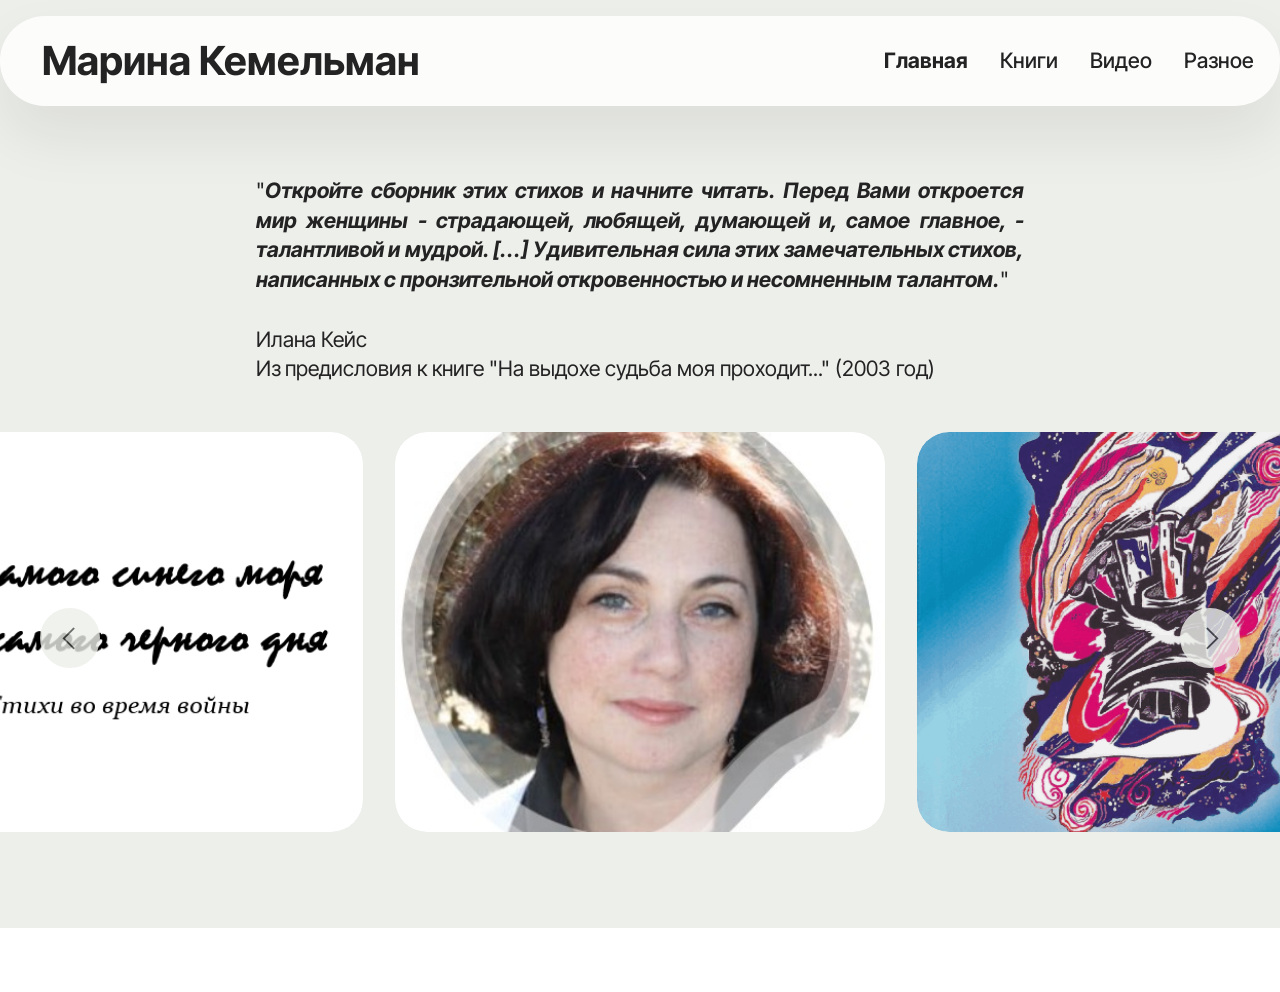
<file: index.html>
<!DOCTYPE html>
<html>
<head>
  <!-- Site made with Mobirise Website Builder v6.1.9, https://mobirise.com -->
  <meta charset="UTF-8">
  <meta http-equiv="X-UA-Compatible" content="IE=edge">
  <meta name="generator" content="Mobirise v6.1.9, mobirise.com">
  <meta name="viewport" content="width=device-width, initial-scale=1, minimum-scale=1">
  <link rel="shortcut icon" href="assets/images/logo.png" type="image/x-icon">
  <meta name="description" content="">
  
  <title>Марина Кемельман</title>
  <link rel="stylesheet" href="assets/web/assets/mobirise-icons2/mobirise2.css">
  <link rel="stylesheet" href="assets/bootstrap/css/bootstrap.min.css">
  <link rel="stylesheet" href="assets/animatecss/animate.css">
  <link rel="stylesheet" href="assets/dropdown/css/style.css">
  <link rel="stylesheet" href="assets/theme/css/style.css">
  <link rel="preload" href="https://fonts.googleapis.com/css?family=Inter+Tight:100,200,300,400,500,600,700,800,900,100i,200i,300i,400i,500i,600i,700i,800i,900i&display=swap" as="style" onload="this.onload=null;this.rel='stylesheet'">
  <noscript><link rel="stylesheet" href="https://fonts.googleapis.com/css?family=Inter+Tight:100,200,300,400,500,600,700,800,900,100i,200i,300i,400i,500i,600i,700i,800i,900i&display=swap"></noscript>
  <link rel="preload" as="style" href="assets/mobirise/css/mbr-additional.css?v=5O2boF"><link rel="stylesheet" href="assets/mobirise/css/mbr-additional.css?v=5O2boF" type="text/css">

</head>
<body>
  
  <section data-bs-version="5.1" class="menu menu1 cid-v5rI7OzzBz" once="menu" id="menu01-1o">

	<nav class="navbar navbar-dropdown navbar-fixed-top navbar-expand-lg">
		<div class="container">
			<div class="navbar-brand">
				
				<span class="navbar-caption-wrap"><a class="navbar-caption text-black display-6" href="index.html">Марина Кемельман</a></span>
			</div>
			<button class="navbar-toggler" type="button" data-toggle="collapse" data-bs-toggle="collapse" data-target="#navbarSupportedContent" data-bs-target="#navbarSupportedContent" aria-controls="navbarNavAltMarkup" aria-expanded="false" aria-label="Toggle navigation">
				<div class="hamburger">
					<span></span>
					<span></span>
					<span></span>
					<span></span>
				</div>
			</button>
			<div class="collapse navbar-collapse" id="navbarSupportedContent">
				<ul class="navbar-nav nav-dropdown nav-right" data-app-modern-menu="true"><li class="nav-item">
						<a class="nav-link link text-black text-primary display-4"><b>Главная</b></a>
					</li>
					<li class="nav-item">
						<a class="nav-link link text-black text-primary display-4" href="books.html" aria-expanded="false">Книги</a>
					</li>
					<li class="nav-item">
						<a class="nav-link link text-black text-primary display-4" href="videos.html">Видео</a>
					</li>
                    <li class="nav-item">
                        <a class="nav-link link text-black text-primary display-4" href="other.html">Разное</a>
                    </li>
                </ul>
			</div>
		</div>
	</nav>
</section>

<section data-bs-version="5.1" class="slider4 mbr-embla cid-v5sEGEiDQs" id="slider04-1v">

    <div class="container-fluid">
        <div class="row mb-5 justify-content-center">
            <div class="col-12 content-head">
                
                <h5 class="mbr-section-subtitle mbr-fonts-style align-center mb-0 mt-4 display-7">"<i><b>Откройте сборник этих стихов и начните читать. Перед Вами откроется мир женщины - страдающей, любящей, думающей и, самое главное, - талантливой и мудрой. [...] Удивительная сила этих замечательных стихов, написанных с пронзительной откровенностью и несомненным талантом.</b></i>"<div><br></div><div>Илана Кейс<br>Из предисловия к книге "На выдохе судьба моя проходит..."&nbsp;(2003&nbsp;год)</div></h5>
            </div>
        </div>
        <div class="row">
            <div class="col-12">
                <div class="embla position-relative" data-skip-snaps="true" data-align="center" data-contain-scroll="trimSnaps" data-loop="true" data-auto-play="true" data-auto-play-interval="5" data-draggable="true">
                    <div class="embla__viewport">
                        <div class="embla__container">

                            <div class="embla__slide slider-image item active" style="margin-left: 1rem; margin-right: 1rem;">
                                <div class="slide-content">
                                    <div class="item-img">
                                        <div class="item-wrapper">
                                            <img src="assets/images/marina-kemelman-1-396x339.jpg" alt="marina-kemelman-1" title="" data-slide-to="0" data-bs-slide-to="0">
                                        </div>
                                    </div>
                                </div>
                            </div>
                            <div class="embla__slide slider-image item" style="margin-left: 1rem; margin-right: 1rem;">
                                <div class="slide-content">
                                    <div class="item-img">
                                        <div class="item-wrapper">
                                            <a href="book1.html"><img src="assets/images/book120-20frontpage20666-477x666.png" alt="Na vydohe sudba moja prohodit" title="" data-slide-to="1" data-bs-slide-to="1"></a>
                                        </div>
                                    </div>
                                </div>
                            </div>
                            <div class="embla__slide slider-image item" style="margin-left: 1rem; margin-right: 1rem;">
                                <div class="slide-content">
                                    <div class="item-img">
                                        <div class="item-wrapper">   
                                            <a href="book2.html"><img src="assets/images/book220-20frontpage20666-477x666.png" alt="Zhivaja ja" title="" data-slide-to="2" data-bs-slide-to="2"></a>
                                        </div>
                                    </div>
                                </div>
                            </div><div class="embla__slide slider-image item" style="margin-left: 1rem; margin-right: 1rem;">
                                <div class="slide-content">
                                    <div class="item-img">
                                        <div class="item-wrapper">
                                            <img src="assets/images/marina-kemelman-2-396x339.jpg" alt="marina-kemelman-2" title="" data-slide-to="3" data-bs-slide-to="3">
                                        </div>
                                    </div>
                                </div>
                            </div>
                            <div class="embla__slide slider-image item" style="margin-left: 1rem; margin-right: 1rem;">
                                <div class="slide-content">
                                    <div class="item-img">
                                        <div class="item-wrapper">
                                            <a href="book3.html"><img src="assets/images/book320-20frontpage20666-477x666.png" alt="Slovost" title="" data-slide-to="4" data-bs-slide-to="4"></a>
                                        </div>
                                    </div>
                                </div>
                            </div><div class="embla__slide slider-image item" style="margin-left: 1rem; margin-right: 1rem;">
                                <div class="slide-content">
                                    <div class="item-img">
                                        <div class="item-wrapper">
                                            <a href="book5.html"><img src="assets/images/book520-20frontpage20666-477x666.png" alt="Do samogo sinego morja" title="" data-slide-to="5" data-bs-slide-to="5"></a>
                                        </div>
                                    </div>
                                </div>
                            </div>

                        </div>
                    </div>
                    <button class="embla__button embla__button--prev">
                        <span class="mobi-mbri mobi-mbri-arrow-prev" aria-hidden="true"></span>
                        <span class="sr-only visually-hidden visually-hidden">Previous</span>
                    </button>
                    <button class="embla__button embla__button--next">
                        <span class="mobi-mbri mobi-mbri-arrow-next" aria-hidden="true"></span>
                        <span class="sr-only visually-hidden visually-hidden">Next</span>
                    </button>
                </div>
            </div>
        </div>
    </div>
</section>

<section class="display-7" style="padding: 0;align-items: center;justify-content: center;flex-wrap: wrap; align-content: center;display: flex;position: relative;height: 4rem;">
    <div id="sfc6am47n6m8q4nq1e5t5mue1yu3bm1r3ll"></div>
    <script type="text/javascript" src="https://counter1.optistats.ovh/private/counter.js?c=6am47n6m8q4nq1e5t5mue1yu3bm1r3ll&down=async" async></script>
    <noscript><a href="https://www.freecounterstat.com" title="hit counter"><img src="https://counter1.optistats.ovh/private/freecounterstat.php?c=6am47n6m8q4nq1e5t5mue1yu3bm1r3ll" border="0" title="hit counter" alt="hit counter"></a></noscript>
</section>
<script src="assets/bootstrap/js/bootstrap.bundle.min.js"></script>
<script src="assets/smoothscroll/smooth-scroll.js"></script>
<script src="assets/ytplayer/index.js"></script>
<script src="assets/dropdown/js/navbar-dropdown.js"></script>
<script src="assets/embla/embla.min.js"></script>
<script src="assets/embla/script.js"></script>
<script src="assets/theme/js/script.js"></script>  
  
  <input name="animation" type="hidden">
</body>
</html>
</file>
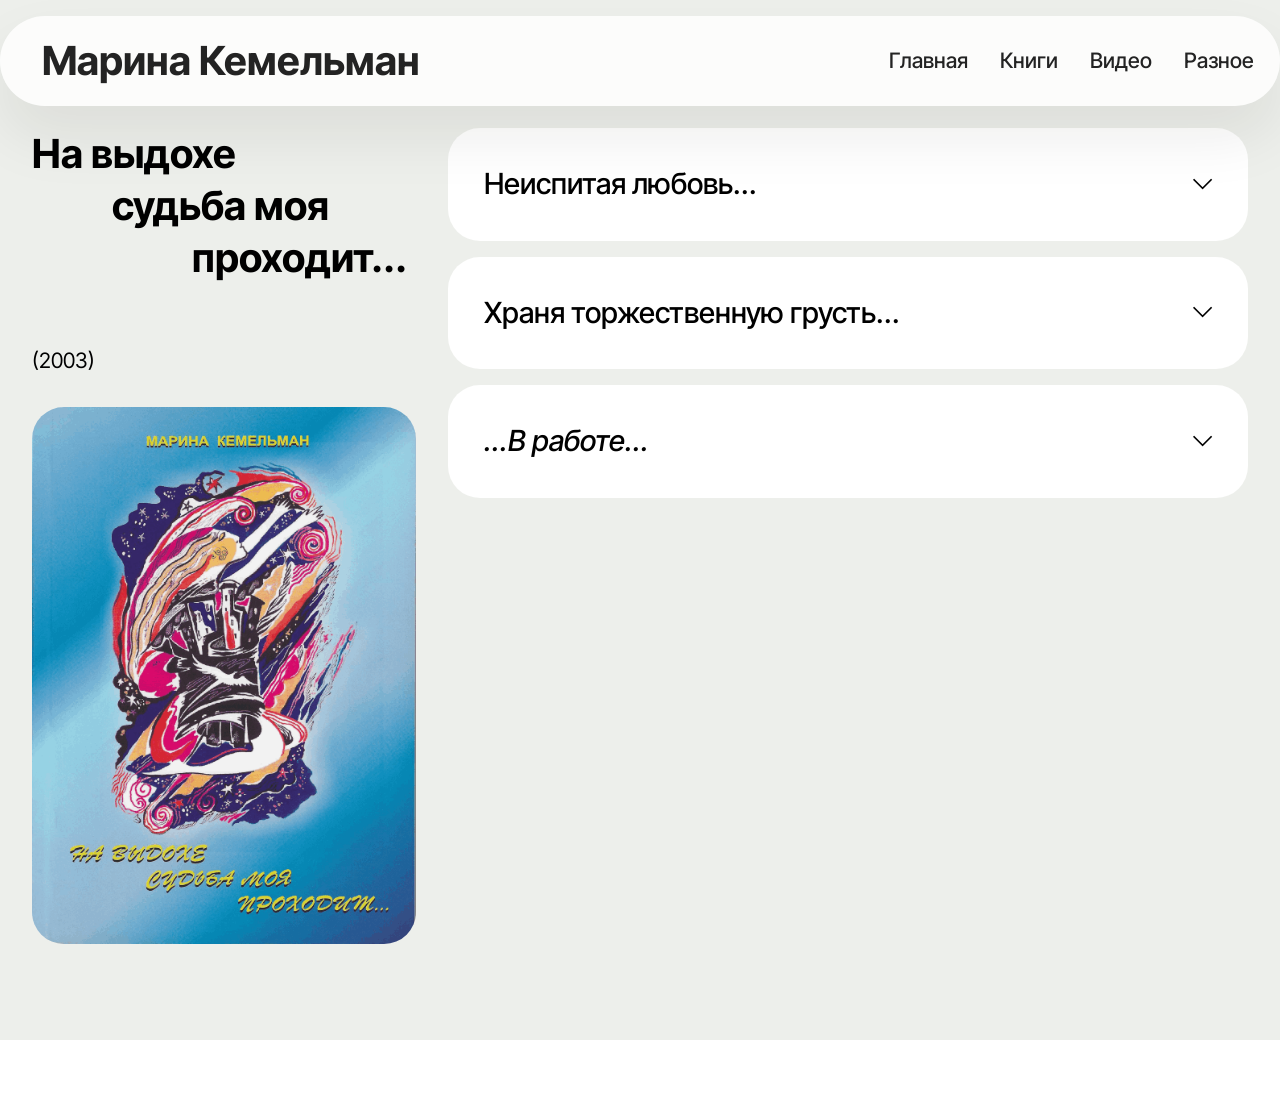
<file: book1.html>
<!DOCTYPE html>
<html>
<head>
  <!-- Site made with Mobirise Website Builder v6.1.9, https://mobirise.com -->
  <meta charset="UTF-8">
  <meta http-equiv="X-UA-Compatible" content="IE=edge">
  <meta name="generator" content="Mobirise v6.1.9, mobirise.com">
  <meta name="viewport" content="width=device-width, initial-scale=1, minimum-scale=1">
  <link rel="shortcut icon" href="assets/images/logo.png" type="image/x-icon">
  <meta name="description" content="">
  
  <title>Марина Кемельман - На выдохе судьба моя проходит</title>
  <link rel="stylesheet" href="assets/web/assets/mobirise-icons2/mobirise2.css">
  <link rel="stylesheet" href="assets/bootstrap/css/bootstrap.min.css">
  <link rel="stylesheet" href="assets/animatecss/animate.css">
  <link rel="stylesheet" href="assets/dropdown/css/style.css">
  <link rel="stylesheet" href="assets/theme/css/style.css">
  <link rel="preload" href="https://fonts.googleapis.com/css?family=Inter+Tight:100,200,300,400,500,600,700,800,900,100i,200i,300i,400i,500i,600i,700i,800i,900i&display=swap" as="style" onload="this.onload=null;this.rel='stylesheet'">
  <noscript><link rel="stylesheet" href="https://fonts.googleapis.com/css?family=Inter+Tight:100,200,300,400,500,600,700,800,900,100i,200i,300i,400i,500i,600i,700i,800i,900i&display=swap"></noscript>
  <link rel="preload" as="style" href="assets/mobirise/css/mbr-additional.css?v=enELGW"><link rel="stylesheet" href="assets/mobirise/css/mbr-additional.css?v=enELGW" type="text/css">

</head>
<body>
  
  <section data-bs-version="5.1" class="menu menu1 cid-v5rI7OzzBz" once="menu" id="menu01-1o">

	<nav class="navbar navbar-dropdown navbar-fixed-top navbar-expand-lg">
		<div class="container">
			<div class="navbar-brand">
				
				<span class="navbar-caption-wrap"><a class="navbar-caption text-black display-6" href="index.html">Марина Кемельман</a></span>
			</div>
			<button class="navbar-toggler" type="button" data-toggle="collapse" data-bs-toggle="collapse" data-target="#navbarSupportedContent" data-bs-target="#navbarSupportedContent" aria-controls="navbarNavAltMarkup" aria-expanded="false" aria-label="Toggle navigation">
				<div class="hamburger">
					<span></span>
					<span></span>
					<span></span>
					<span></span>
				</div>
			</button>
			<div class="collapse navbar-collapse" id="navbarSupportedContent">
				<ul class="navbar-nav nav-dropdown nav-right" data-app-modern-menu="true"><li class="nav-item">
						<a class="nav-link link text-black text-primary display-4" href="index.html">Главная</a>
					</li>
					<li class="nav-item">
						<a class="nav-link link text-black text-primary display-4" href="books.html" aria-expanded="false">Книги</a>
					</li>
					<li class="nav-item">
						<a class="nav-link link text-black text-primary display-4" href="videos.html">Видео</a>
					</li>
                    <li class="nav-item">
                        <a class="nav-link link text-black text-primary display-4" href="other.html">Разное</a>
                    </li>
                </ul>
			</div>
		</div>
	</nav>
</section>

<section data-bs-version="5.1" class="list07 cid-v5rII974aa" id="list07-1p">
    
    <div class="container">
        <div class="row justify-content-center">

            <div class="col-lg-4">
                <div class="col-12 col-md-12">
                    <h5 class="mbr-section-subtitle mbr-fonts-style mt-0 mb-4 display-6"><strong>На выдохе
                        <br>&nbsp;&nbsp;&nbsp;&nbsp;&nbsp;&nbsp;&nbsp;&nbsp;&nbsp;&nbsp;судьба моя
                        <br>&nbsp;&nbsp;&nbsp;&nbsp;&nbsp;&nbsp;&nbsp;&nbsp;&nbsp;&nbsp;&nbsp;&nbsp;&nbsp;&nbsp;&nbsp;&nbsp;&nbsp;&nbsp;&nbsp;&nbsp;проходит...</strong></h5>
                    <h6 class="mbr-section-subtitle mbr-fonts-style mt-0 mb-4 display-7">
                        <br>(2003)</h6>
                    <img src="assets/images/book120-20frontpage20666-477x666.png" alt="Na vydohe sudba moja prohodit">
                </div>
            </div>

            <div class="col-lg-8">
                <div id="bootstrap-accordion_29" class="panel-group accordionStyles accordion" role="tablist" aria-multiselectable="true">
                    </div>
                    <div class="card">
                        <div class="card-header" role="tab" id="headingOne">
                            <a role="button" class="panel-title collapsed" data-toggle="collapse" data-bs-toggle="collapse" data-core="" href="#collapse1_29" aria-expanded="false" aria-controls="collapse1">
                                <h6 class="panel-title-edit mbr-semibold mbr-fonts-style mb-0 display-5">
                                    Неиспитая любовь...
                                </h6>
                                <span class="sign mbr-iconfont mobi-mbri-arrow-down"></span>
                            </a>
                        </div>
                        <div id="collapse1_29" class="panel-collapse noScroll collapse" role="tabpanel" aria-labelledby="headingOne" data-parent="#accordion" data-bs-parent="#bootstrap-accordion_29">
                            <div class="panel-body">
                                <p class="mbr-fonts-style panel-text display-7">
                                    Неиспитая любовь
<br>И непонятость желаний,
<br>И надежда ожиданий,
<br>И невысказанность слов.
<br>
<br>Ненаписанных стихов
<br>Неиспытанная радость,
<br>Неизведанная сладость
<br>Горьковато-терпких снов...
                                </p>
                            </div>
                        </div>
                    </div>
                    <div class="card">
                        <div class="card-header" role="tab" id="headingOne">
                            <a role="button" class="panel-title collapsed" data-toggle="collapse" data-bs-toggle="collapse" data-core="" href="#collapse2_29" aria-expanded="false" aria-controls="collapse2">
                                <h6 class="panel-title-edit mbr-semibold mbr-fonts-style mb-0 display-5">
                                    Храня торжественную грусть...
                                </h6>
                                <span class="sign mbr-iconfont mobi-mbri-arrow-down"></span>
                            </a>
                        </div>
                        <div id="collapse2_29" class="panel-collapse noScroll collapse" role="tabpanel" aria-labelledby="headingOne" data-parent="#accordion" data-bs-parent="#bootstrap-accordion_29">
                            <div class="panel-body">
                                <p class="mbr-fonts-style panel-text display-7">
                                    Храня торжественную грусть,
<br>Она вошла под своды Храма,
<br>Вуаль скрывала хрупкость плеч,
<br>Но брови сдвинуты упрямо.
<br>
<br>Она молилась за того,
<br>Кто был дороже всех на свете,
<br>И знала, что пред алтарём
<br>Наутро брак с ним не осветит.
<br>
<br>Готова жертву принести,
<br>Согласна стать чужой невестой,
<br>Она ему не навредит
<br>Ни словом, ни случайным жестом.
<br>
<br>И неизменно холодна
<br>Пройдёт под руку вместе с мужем.
<br>Вот в церкви почему она,
<br>И почему ей Б-г так нужен!
                                </p>
                            </div>
                        </div>
                    </div>
                    <div class="card">
                        <div class="card-header" role="tab" id="headingOne">
                            <a role="button" class="panel-title collapsed" data-toggle="collapse" data-bs-toggle="collapse" data-core="" href="#collapse3_29" aria-expanded="false" aria-controls="collapse3">
                                <h6 class="panel-title-edit mbr-semibold mbr-fonts-style mb-0 display-5">
                                    <i>...В работе...</i>
                                </h6>
                                <span class="sign mbr-iconfont mobi-mbri-arrow-down"></span>
                            </a>
                        </div>
                        <div id="collapse3_29" class="panel-collapse noScroll collapse" role="tabpanel" aria-labelledby="headingOne" data-parent="#accordion" data-bs-parent="#bootstrap-accordion_29">
                            <div class="panel-body">
                                <p class="mbr-fonts-style panel-text display-7">
                                    ...Продолжение книги выкладывается...
<br>Следите за обновлениями!
                                </p>
                            </div>
                        </div>
                    </div>
                    
                    
                </div>
            </div>
        </div>
    </div>
</section>

<section class="display-7" style="padding: 0;align-items: center;justify-content: center;flex-wrap: wrap; align-content: center;display: flex;position: relative;height: 4rem;">
    <div id="sfc6am47n6m8q4nq1e5t5mue1yu3bm1r3ll"></div>
    <script type="text/javascript" src="https://counter1.optistats.ovh/private/counter.js?c=6am47n6m8q4nq1e5t5mue1yu3bm1r3ll&down=async" async></script>
    <noscript><a href="https://www.freecounterstat.com" title="hit counter"><img src="https://counter1.optistats.ovh/private/freecounterstat.php?c=6am47n6m8q4nq1e5t5mue1yu3bm1r3ll" border="0" title="hit counter" alt="hit counter"></a></noscript>
</section>
<script src="assets/bootstrap/js/bootstrap.bundle.min.js"></script>
<script src="assets/smoothscroll/smooth-scroll.js"></script>
<script src="assets/ytplayer/index.js"></script>
<script src="assets/dropdown/js/navbar-dropdown.js"></script>
<script src="assets/theme/js/script.js"></script>  
    
  <input name="animation" type="hidden">
</body>
</html>
</file>
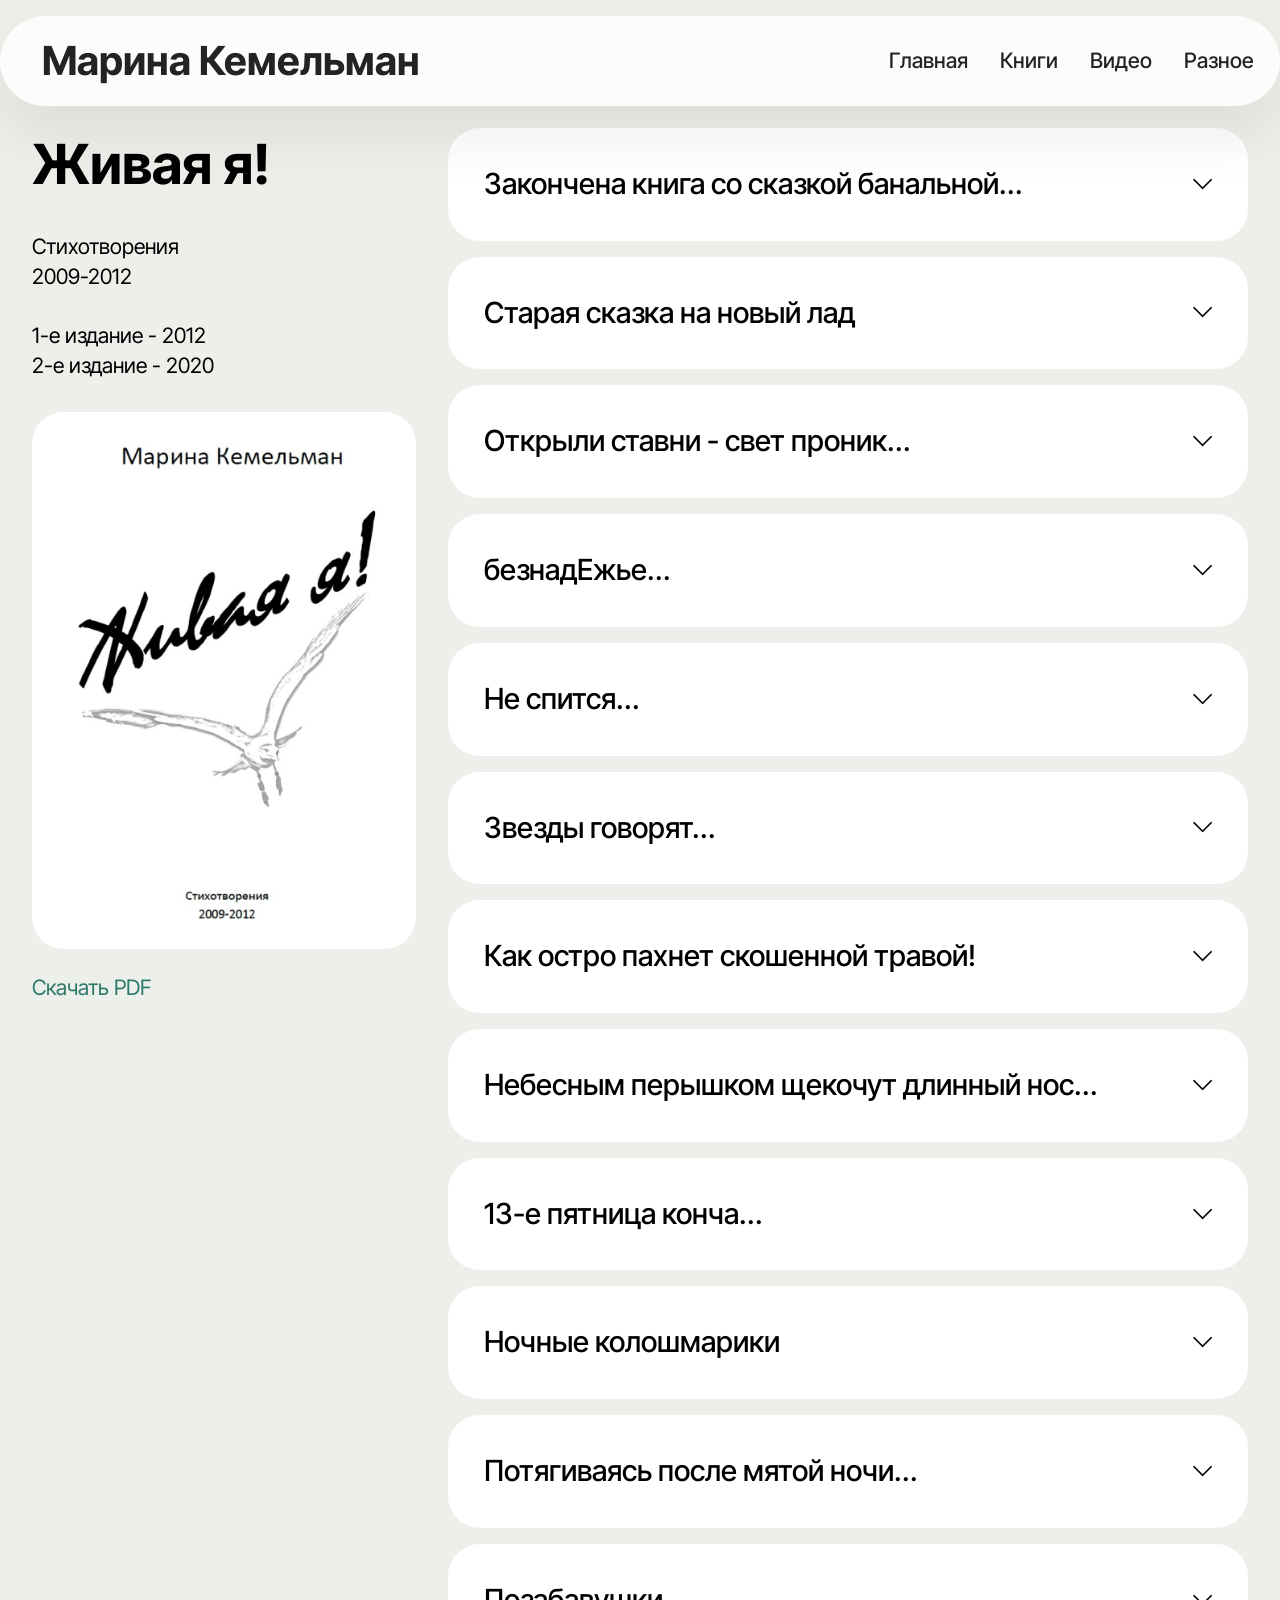
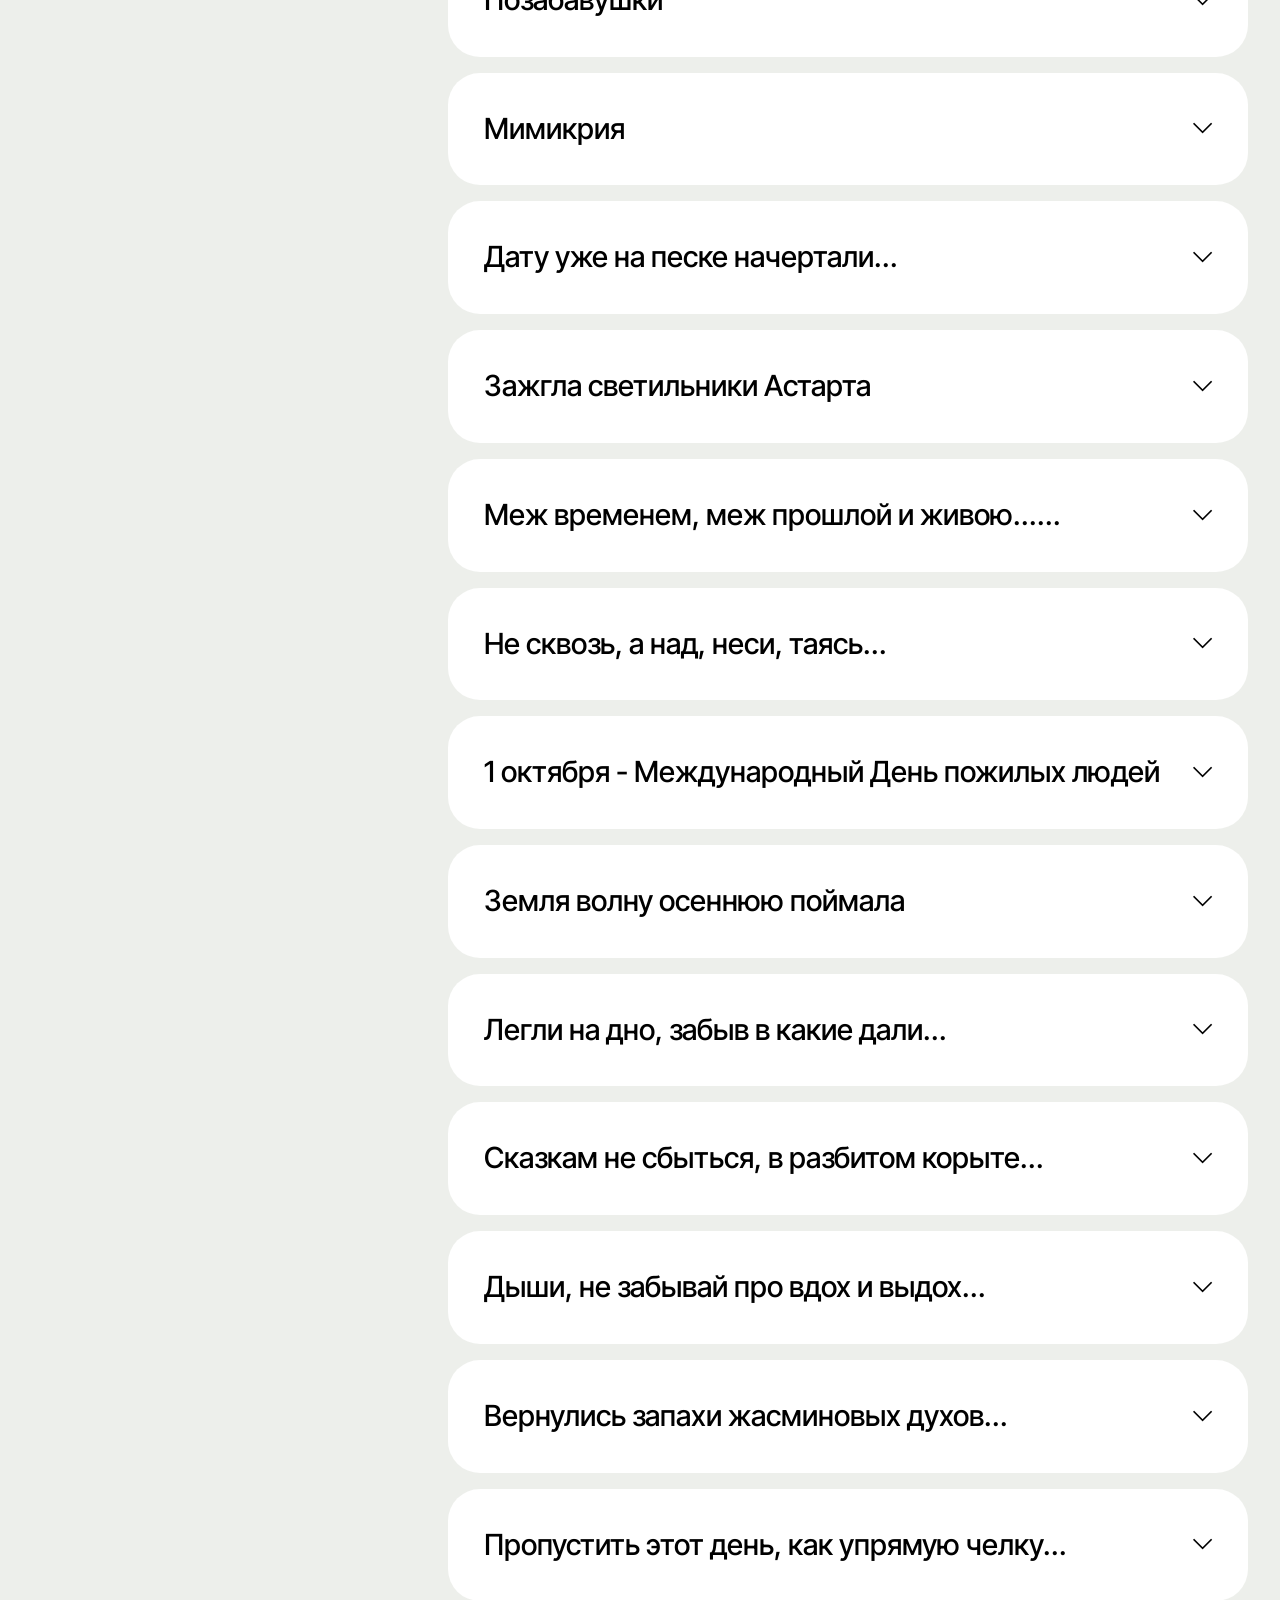
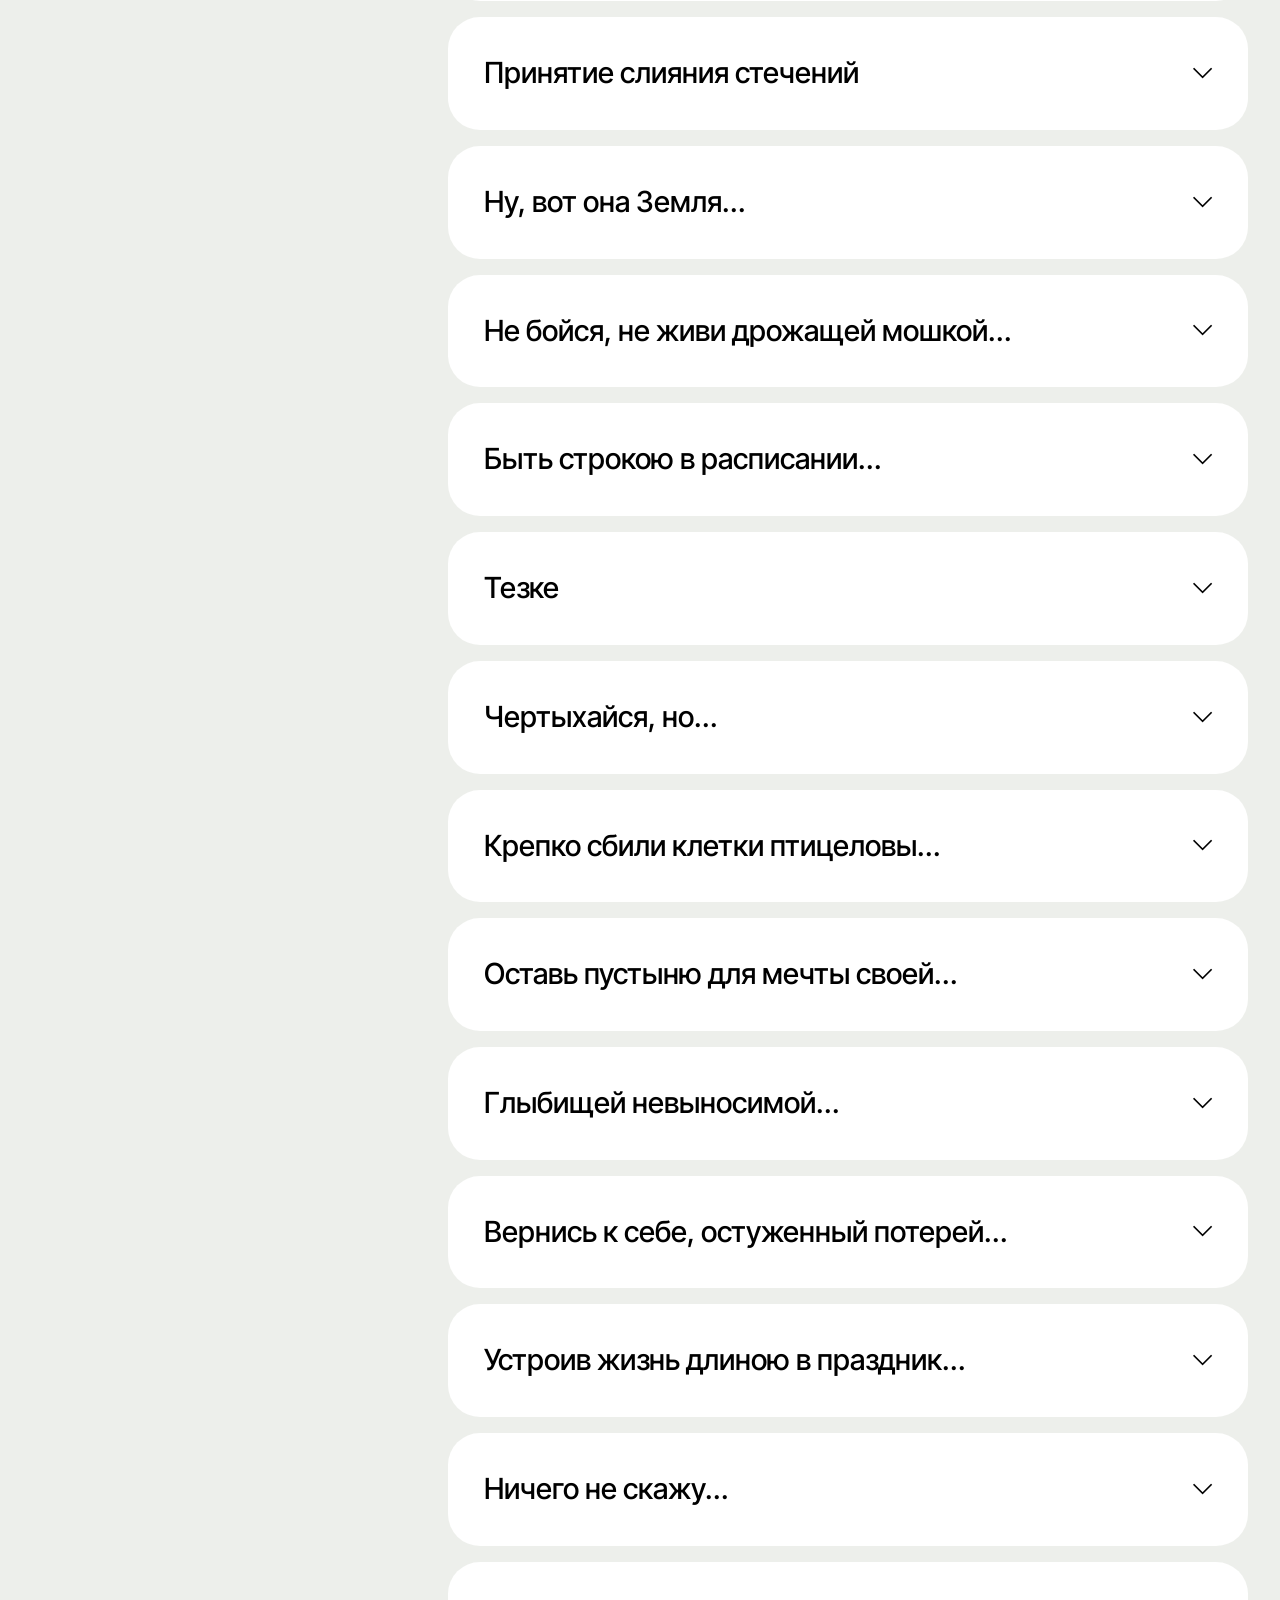
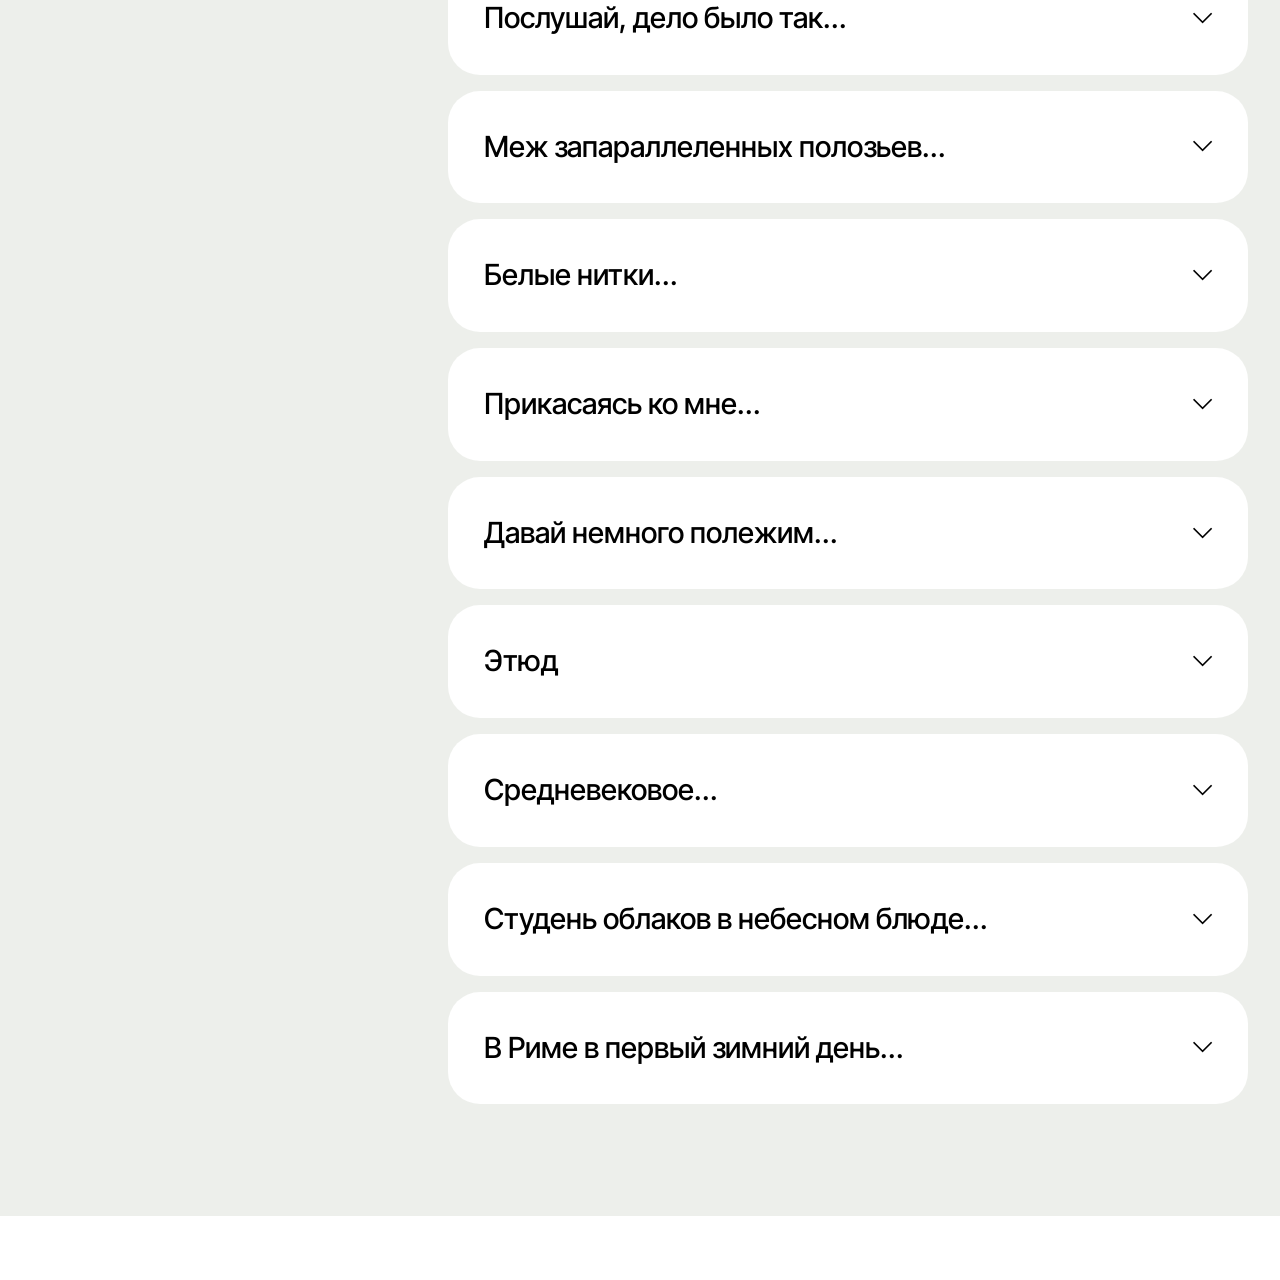
<file: book2.html>
<!DOCTYPE html>
<html>
<head>
  <!-- Site made with Mobirise Website Builder v6.1.9, https://mobirise.com -->
  <meta charset="UTF-8">
  <meta http-equiv="X-UA-Compatible" content="IE=edge">
  <meta name="generator" content="Mobirise v6.1.9, mobirise.com">
  <meta name="viewport" content="width=device-width, initial-scale=1, minimum-scale=1">
  <link rel="shortcut icon" href="assets/images/logo.png" type="image/x-icon">
  <meta name="description" content="">
  
  <title>Марина Кемельман - Живая я</title>
  <link rel="stylesheet" href="assets/web/assets/mobirise-icons2/mobirise2.css">
  <link rel="stylesheet" href="assets/bootstrap/css/bootstrap.min.css">
  <link rel="stylesheet" href="assets/animatecss/animate.css">
  <link rel="stylesheet" href="assets/dropdown/css/style.css">
  <link rel="stylesheet" href="assets/theme/css/style.css">
  <link rel="preload" href="https://fonts.googleapis.com/css?family=Inter+Tight:100,200,300,400,500,600,700,800,900,100i,200i,300i,400i,500i,600i,700i,800i,900i&display=swap" as="style" onload="this.onload=null;this.rel='stylesheet'">
  <noscript><link rel="stylesheet" href="https://fonts.googleapis.com/css?family=Inter+Tight:100,200,300,400,500,600,700,800,900,100i,200i,300i,400i,500i,600i,700i,800i,900i&display=swap"></noscript>
  <link rel="preload" as="style" href="assets/mobirise/css/mbr-additional.css?v=enELGW"><link rel="stylesheet" href="assets/mobirise/css/mbr-additional.css?v=enELGW" type="text/css">

</head>
<body>
  
  <section data-bs-version="5.1" class="menu menu1 cid-v5rI7OzzBz" once="menu" id="menu01-1o">

	<nav class="navbar navbar-dropdown navbar-fixed-top navbar-expand-lg">
		<div class="container">
			<div class="navbar-brand">
				
				<span class="navbar-caption-wrap"><a class="navbar-caption text-black display-6" href="index.html">Марина Кемельман</a></span>
			</div>
			<button class="navbar-toggler" type="button" data-toggle="collapse" data-bs-toggle="collapse" data-target="#navbarSupportedContent" data-bs-target="#navbarSupportedContent" aria-controls="navbarNavAltMarkup" aria-expanded="false" aria-label="Toggle navigation">
				<div class="hamburger">
					<span></span>
					<span></span>
					<span></span>
					<span></span>
				</div>
			</button>
			<div class="collapse navbar-collapse" id="navbarSupportedContent">
				<ul class="navbar-nav nav-dropdown nav-right" data-app-modern-menu="true"><li class="nav-item">
						<a class="nav-link link text-black text-primary display-4" href="index.html">Главная</a>
					</li>
					<li class="nav-item">
						<a class="nav-link link text-black text-primary display-4" href="books.html" aria-expanded="false">Книги</a>
					</li>
					<li class="nav-item">
						<a class="nav-link link text-black text-primary display-4" href="videos.html">Видео</a>
					</li>
                    <li class="nav-item">
                        <a class="nav-link link text-black text-primary display-4" href="other.html">Разное</a>
                    </li>
                </ul>
			</div>
		</div>
	</nav>
</section>

<section data-bs-version="5.1" class="list07 cid-v5rII974aa" id="list07-1p">
    
    
    <div class="container">
        <div class="row justify-content-center">
            <div class="col-lg-4">
                <div class="col-12 col-md-12">
                    <h5 class="mbr-section-title mbr-fonts-style mt-0 mb-4 display-2"><strong>Живая я!</strong></h5>
                    <h6 class="mbr-section-subtitle mbr-fonts-style mt-0 mb-4 display-7">Стихотворения
                        <br>2009-2012
                        <br>
                        <br>1-е издание - 2012
                        <br>2-е издание - 2020
                    </h6>
                    <img src="assets/images/book220-20frontpage20666-477x666.png" alt="Zhivaja ja">
                    <br>
                    <h6 class="mbr-section-subtitle mbr-fonts-style mt-0 mb-4 display-7"><a href="assets\pdf\zhivaja_ja_web.pdf" target="_blank">Скачать PDF</a></h6>
                </div>
            </div>

            <div class="col-lg-8">
                <div id="bootstrap-accordion_29" class="panel-group accordionStyles accordion" role="tablist" aria-multiselectable="true">
                    <div class="card">
                        <div class="card-header" role="tab" id="headingOne">
                            <a role="button" class="panel-title collapsed" data-toggle="collapse" data-bs-toggle="collapse" data-core="" href="#collapse1_29" aria-expanded="false" aria-controls="collapse1">
                                <h6 class="panel-title-edit mbr-semibold mbr-fonts-style mb-0 display-5">
                                    Закончена книга со сказкой банальной...
                                </h6>
                                <span class="sign mbr-iconfont mobi-mbri-arrow-down"></span>
                            </a>
                        </div>
                        <div id="collapse1_29" class="panel-collapse noScroll collapse" role="tabpanel" aria-labelledby="headingOne" data-parent="#accordion" data-bs-parent="#bootstrap-accordion_29">
                            <div class="panel-body">
                                <p class="mbr-fonts-style panel-text display-7">
                                    Закончена книга со сказкой банальной
<br>О том, что когда-то мы жили и были,
<br>Все то, что ты сделал, останется тайной,
<br>А то, что не сделал, покроется пылью.
<br>
<br>Слыву я хозяйкой не самой завидной
<br>И пыль не стираю, бывает, столетья,
<br>Все то, что я сделала, станет обидой,
<br>А то, что не сделала, сделают дети.
<br>
<br>И дочь моя, чистя свой дом и планету,
<br>Мой старый компьютер отдаст на запчасти,
<br>В последний момент обнаружив при этом
<br>Там файлик с рассказом про женское счастье...
                                </p>
                            </div>
                        </div>
                    </div>
                    <div class="card">
                        <div class="card-header" role="tab" id="headingOne">
                            <a role="button" class="panel-title collapsed" data-toggle="collapse" data-bs-toggle="collapse" data-core="" href="#collapse2_29" aria-expanded="false" aria-controls="collapse2">
                                <h6 class="panel-title-edit mbr-semibold mbr-fonts-style mb-0 display-5">
                                    Старая сказка на новый лад
                                </h6>
                                <span class="sign mbr-iconfont mobi-mbri-arrow-down"></span>
                            </a>
                        </div>
                        <div id="collapse2_29" class="panel-collapse noScroll collapse" role="tabpanel" aria-labelledby="headingOne" data-parent="#accordion" data-bs-parent="#bootstrap-accordion_29">
                            <div class="panel-body">
                                <p class="mbr-fonts-style panel-text display-7">
                                    Любовь умерла, чувство дружбы изжито,
<br>Вина и обида ушли восвояси,
<br>Глаза помутнели, разбито корыто,
<br>Старуха помолвлена с князем из грязи.
<br>
<br>Старик приготовил уху и глазунью,
<br>Поставил чекушку для мышки-норушки
<br>И стал от души предаваться безумью,
<br>Избавившись чудом от вредной старушки.
<br>
<br>Усиленно Золушка драила окна,
<br>Полы натирала и блеск наводила,
<br>А Принц оказался простой лежебока,
<br>Но все утверждают, что ей подфартило!
<br>
<br>Для нового времени старые сказки
<br>Хотят приспособить неумные люди,
<br>Наш мир разбазарил волшебные краски,
<br>Бездушными сделав героев и судей.
<br>
<br>Хрустальные туфли разбились в финале,
<br>По жизни идут короли-одиночки,
<br>А я обрету то, что мы потеряли,
<br>Забытые книги читая для дочки!..
                                </p>
                            </div>
                        </div>
                    </div>
                    <div class="card">
                        <div class="card-header" role="tab" id="headingOne">
                            <a role="button" class="panel-title collapsed" data-toggle="collapse" data-bs-toggle="collapse" data-core="" href="#collapse3_29" aria-expanded="false" aria-controls="collapse3">
                                <h6 class="panel-title-edit mbr-semibold mbr-fonts-style mb-0 display-5">
                                    Открыли ставни - свет проник...
                                </h6>
                                <span class="sign mbr-iconfont mobi-mbri-arrow-down"></span>
                            </a>
                        </div>
                        <div id="collapse3_29" class="panel-collapse noScroll collapse" role="tabpanel" aria-labelledby="headingOne" data-parent="#accordion" data-bs-parent="#bootstrap-accordion_29">
                            <div class="panel-body">
                                <p class="mbr-fonts-style panel-text display-7">
                                    Открыли ставни - свет проник,
<br>Теперь откроем дверь,
<br>С той стороны к глазку приник
<br>Хороший новый день.
<br>Такого гостя не пустить, 
<br>Пожалуй, будет грех,
<br>Мешок подарков он принес -
<br>Их хватит тут на всех:
<br>Сиянье глаз и детский смех,
<br>Любовь, мечты, добро,
<br>Ах, сколько сказок и потех
<br>В котомке у него!
<br>Веселый гомон воробьев, 
<br>Живой нектар росы,
<br>«Апчхи на солнце», «Будь здоров!»,
<br>Безделия часы,
<br>Зеленых трав весенний цвет,
<br>Журчание ручья,
<br>Вдруг, приглашеньем на обед
<br>Звучит кошачье: «Мяяяя....»
<br>Как полдень вовремя настал!
<br>Пойдемте все к столу,
<br>Садитесь рядом стар и мал,
<br>Попробуйте еду,
<br>А после тихо отдохнем,
<br>Устроившись в саду,
<br>Мы с днем набегались вдвоем,
<br>И нас клонит ко сну. 
<br>Ну, а когда покинет сон
<br>Наш разморенный дом,
<br>Еще успеем много дел
<br>Мы сделать этим днем!
<br>Сердца для счастья распахнем, 
<br>Чтоб радость обрести
<br>И бисер маленьких чудес 
<br>В карманах дня найти!
<br>Мы, как смешная детвора,
<br>Галдим наперебой,
<br>А день гоняет облака
<br>У нас над головой!
<br>Лишь время докучает всем:
<br>«Уже идти пора!»
<br>Ведь день спешит на встречу к тем,
<br>Кто ждет его вчера.
<br>Давай условимся теперь,
<br>Что завтра и всегда
<br>Ты в гости снова к нам придешь,
<br>Как водится, с утра!..
<br>
<br>Обнимет сумерками нас
<br>Он нежно на прощанье
<br>И тихо вечером шепнет
<br>На ушко: «До свиданья...»
                                </p>
                            </div>
                        </div>
                    </div>
                    <div class="card">
                        <div class="card-header" role="tab" id="headingOne">
                            <a role="button" class="panel-title collapsed" data-toggle="collapse" data-bs-toggle="collapse" data-core="" href="#collapse4_29" aria-expanded="false" aria-controls="collapse4">
                                <h6 class="panel-title-edit mbr-semibold mbr-fonts-style mb-0 display-5">
                                    безнадЕжье...
                                </h6>
                                <span class="sign mbr-iconfont mobi-mbri-arrow-down"></span>
                            </a>
                        </div>
                        <div id="collapse4_29" class="panel-collapse noScroll collapse" role="tabpanel" aria-labelledby="headingOne" data-parent="#accordion" data-bs-parent="#bootstrap-accordion_29">
                            <div class="panel-body">
                                <p class="mbr-fonts-style panel-text display-7">
                                    Цинизмом пропитана вся моя жизнь,
<br>Вливаю отраву словами под кожу,
<br>Все реже мечты устремляются ввысь,
<br>А зеркало строит гримасы и рожи.
<br>
<br>Забыла, что нежность полезней лекарств,
<br>Сижу на диете без чувств и улыбок,
<br>Лишь пару картонных монеток мытарств
<br>Сложила в копилку для прошлых ошибок.
<br>
<br>Снобизмом спасаюсь, держусь на плаву,
<br>Но, видно, баланса достичь не умею,
<br>Презрение реет, как стяг, на ветру
<br>С девизом: «Не жду, Не надеюсь, Не верю!»
                                </p>
                            </div>
                        </div>
                    </div>
                    <div class="card">
                        <div class="card-header" role="tab" id="headingOne">
                            <a role="button" class="panel-title collapsed" data-toggle="collapse" data-bs-toggle="collapse" data-core="" href="#collapse5_29" aria-expanded="false" aria-controls="collapse5">
                                <h6 class="panel-title-edit mbr-semibold mbr-fonts-style mb-0 display-5">
                                    Не спится...
                                </h6>
                                <span class="sign mbr-iconfont mobi-mbri-arrow-down"></span>
                            </a>
                        </div>
                        <div id="collapse5_29" class="panel-collapse noScroll collapse" role="tabpanel" aria-labelledby="headingOne" data-parent="#accordion" data-bs-parent="#bootstrap-accordion_29">
                            <div class="panel-body">
                                <p class="mbr-fonts-style panel-text display-7">
                                    Сердец биение уснуть не позволяет,
<br>В висках шофары призывают ум на суд,
<br>Страшней которого история не знает,
<br>Врачи его бессонницей зовут.
<br>
<br>Душа трепещет, голова лежит на плахе
<br>Подушки жесткой, простыня давно в поту,
<br>И у ночной смирительной рубахи
<br>Разодран ворот, но дышать я не могу!
<br>
<br>Блуждают руки нервно возле бедер,
<br>Свободы жаждет алчущая плоть,
<br>Законы попраны, молитвы не доходят,
<br>Пожалуйста, услышь меня, Г-дь!
<br>
<br>Терзает стыд, но вновь тебя прошу я,
<br>Пусть к дому моему отыщет путь
<br>Спаситель(!), в чьей отраве поцелуя
<br>Легко забыться, затеряться и... заснуть.
                                </p>
                            </div>
                        </div>
                    </div>
                    <div class="card">
                        <div class="card-header" role="tab" id="headingOne">
                            <a role="button" class="panel-title collapsed" data-toggle="collapse" data-bs-toggle="collapse" data-core="" href="#collapse6_29" aria-expanded="false" aria-controls="collapse6">
                                <h6 class="panel-title-edit mbr-semibold mbr-fonts-style mb-0 display-5">
                                    Звезды говорят...
                                </h6>
                                <span class="sign mbr-iconfont mobi-mbri-arrow-down"></span>
                            </a>
                        </div>
                        <div id="collapse6_29" class="panel-collapse noScroll collapse" role="tabpanel" aria-labelledby="headingOne" data-parent="#accordion" data-bs-parent="#bootstrap-accordion_29">
                            <div class="panel-body">
                                <p class="mbr-fonts-style panel-text display-7">
                                    Мне б успеть оправдать ожиданий тщедушных,
<br>Мне отмеренный год насвистит под горой
<br>Рак в созвездии кошек, за Девой идущий,
<br>Он с часами давно наблюдает за мной.
<br>
<br>Мне б прикинуться проще, земной, материальной,
<br>Мне даются подарки жестокой рукой.
<br>Рак  оценивал скупо, по силе вербальной,
<br>Он с весами давно наблюдает за мной.
<br>
<br>Мне б на звездах построить в трехмерной системе,
<br>Мне б астральных домов за душистой стеной,
<br>Но, затронутый  стилем моих откровений,
<br>Рак на фанты уже не играет со мной!
<br>
<br>Мне плати не плати, а упущены сроки,
<br>Мне бумагой для писем лежат векселя,
<br>Он сидит под горой без вины одинокий
<br>Рак и свистом своим провожает меня...
                                </p>
                            </div>
                        </div>
                    </div>
                    <div class="card">
                        <div class="card-header" role="tab" id="headingOne">
                            <a role="button" class="panel-title collapsed" data-toggle="collapse" data-bs-toggle="collapse" data-core="" href="#collapse7_29" aria-expanded="false" aria-controls="collapse7">
                                <h6 class="panel-title-edit mbr-semibold mbr-fonts-style mb-0 display-5">
                                    Как остро пахнет скошенной травой!
                                </h6>
                                <span class="sign mbr-iconfont mobi-mbri-arrow-down"></span>
                            </a>
                        </div>
                        <div id="collapse7_29" class="panel-collapse noScroll collapse" role="tabpanel" aria-labelledby="headingOne" data-parent="#accordion" data-bs-parent="#bootstrap-accordion_29">
                            <div class="panel-body">
                                <p class="mbr-fonts-style panel-text display-7">
                                    Как остро пахнет скошенной травой!
<br>Не лето, не покосы, не Россия.
<br>Тридцатое, декабрь, Самария
<br>И холод нереально плюсовой.
<br>
<br>Я снова затеваю пироги,
<br>Лечу на Новогодней карусели,
<br>В тиски попав скрещенной параллели,
<br>Не видя ни людей, ни рифм, ни зги.
<br>
<br>Из глаз текут зыбучие пески.
<br>За ночь не уничтожить столько снеди,
<br>Дом в запахах измен, гуся и... бреде,
<br>Мне нужно смазать уксусом виски.
<br>
<br>И выскочить на улицу, как есть,
<br>Сказать: «Привет!», забыв переодеться,
<br>О голос расщепив удары сердца,
<br>И пьяной на озябший стул присесть,
<br>
<br>Чтоб остро пахло скошенной травой
<br>От первой сигареты до последней,
<br>И ты успел не к праздничной обедне,
<br>А к времени меж прошлой и живой!
                                </p>
                            </div>
                        </div>
                    </div>
                    <div class="card">
                        <div class="card-header" role="tab" id="headingOne">
                            <a role="button" class="panel-title collapsed" data-toggle="collapse" data-bs-toggle="collapse" data-core="" href="#collapse8_29" aria-expanded="false" aria-controls="collapse8">
                                <h6 class="panel-title-edit mbr-semibold mbr-fonts-style mb-0 display-5">
                                    Небесным перышком щекочут длинный нос...
                                </h6>
                                <span class="sign mbr-iconfont mobi-mbri-arrow-down"></span>
                            </a>
                        </div>
                        <div id="collapse8_29" class="panel-collapse noScroll collapse" role="tabpanel" aria-labelledby="headingOne" data-parent="#accordion" data-bs-parent="#bootstrap-accordion_29">
                            <div class="panel-body">
                                <p class="mbr-fonts-style panel-text display-7">
                                    Небесным перышком щекочут длинный нос,
<br>Чтоб прочихался чертик в табакерке,
<br>И Мук печалится, что репкой не дорос
<br>До царственной обманчивой примерки.
<br>
<br>Рыжеет тыква, иноходец мышь
<br>От полночи бежит по циферблату,
<br>Тут золото, как волос, обронишь,
<br>А Крот Дюймовочке не выплатит зарплату.
<br>
<br>Принцесса маялась: «Конечно, не усну!»,
<br>Пока служанка щелкала орехи,
<br>Попалась рыбка деду на блесну,
<br>Оплачивая бабкины утехи.
<br>
<br>Повесишь бабочку удавкой на кадык,
<br>Усядутся послушно бандерлоги...
<br>Опять ведет до Киева язык,
<br>Шахерезад подслушав по дороге.
                                </p>
                            </div>
                        </div>
                    </div>
                    <div class="card">
                        <div class="card-header" role="tab" id="headingOne">
                            <a role="button" class="panel-title collapsed" data-toggle="collapse" data-bs-toggle="collapse" data-core="" href="#collapse9_29" aria-expanded="false" aria-controls="collapse9">
                                <h6 class="panel-title-edit mbr-semibold mbr-fonts-style mb-0 display-5">
                                    13-е пятница конча...
                                </h6>
                                <span class="sign mbr-iconfont mobi-mbri-arrow-down"></span>
                            </a>
                        </div>
                        <div id="collapse9_29" class="panel-collapse noScroll collapse" role="tabpanel" aria-labelledby="headingOne" data-parent="#accordion" data-bs-parent="#bootstrap-accordion_29">
                            <div class="panel-body">
                                <p class="mbr-fonts-style panel-text display-7">
                                    Тринадцатое, пятница кончалась,
<br>Вернулись метлы, шабаш завершен.
<br>Чеширскому коту не улыбалось,
<br>Столь был он чудесами "раздражен".
<br>
<br>А «демоны» уже в кроватках дремлют,
<br>А «ведьмы» притулились близ мужей.
<br>Старик-ямщик из песнопений древних
<br>Купает в Стиксе загнанных коней.
<br>
<br>В ночной прохладе шепчутся друиды,
<br>Шахид Хоттабыч Ибен Аль Хасам
<br>Забытые камланья, как флюиды,
<br>Растяжками поставил по лесам.
<br>
<br>Мистерий гаснет свет на утрах блеклых,
<br>Волшебниками пропиты слова.
<br>И дождь шаманит каплями на окнах,
<br>И кружится хмельная голова.
<br>
<br>Поставлю на огонь кастрюльку с кашей.
<br>Домашние: дела, пирог, халат.
<br>Вздохнет в углу метла в пыли вчерашней...
<br>Че-тыр-над-ца-то-е! Шалом, шабат!
                                </p>
                            </div>
                        </div>
                    </div>
                    <div class="card">
                        <div class="card-header" role="tab" id="headingOne">
                            <a role="button" class="panel-title collapsed" data-toggle="collapse" data-bs-toggle="collapse" data-core="" href="#collapse10_29" aria-expanded="false" aria-controls="collapse10">
                                <h6 class="panel-title-edit mbr-semibold mbr-fonts-style mb-0 display-5">
                                    Ночные колошмарики
                                </h6>
                                <span class="sign mbr-iconfont mobi-mbri-arrow-down"></span>
                            </a>
                        </div>
                        <div id="collapse10_29" class="panel-collapse noScroll collapse" role="tabpanel" aria-labelledby="headingOne" data-parent="#accordion" data-bs-parent="#bootstrap-accordion_29">
                            <div class="panel-body">
                                <p class="mbr-fonts-style panel-text display-7">
                                    Подключаясь к кислороду и эфиру,
<br>Зачеркни на пачке ...ждает и Минздрав,
<br>Предупре... оставь на память мира миру,
<br>Улетающих лишают птичьих прав.
<br>
<br>Обесточив телеграф и телефоны,
<br>Арендуют на прогулку броневик,
<br>Холостые одинокие патроны
<br>Сторожит на стенке дядька-дробовик.
<br>
<br>Пузырьками заполняется бутылка,
<br>Разбегается по венам «вашу мать!»,
<br>Полускромно полулживая улыбка
<br>Обещает недовесить и продать.
<br>
<br>Голосят на рынке бабы в три сопрано,
<br>Экология, не выдержав чумы,
<br>Укрепляет геношансы таракана,
<br>С человечеством пируя до зимы.
<br>
<br>Полушария, накрывшись саргоФаком,
<br>Игнорируют идеи и вулкан.
<br>Прикололись Звезды: Лебедь Щуку Раком...
<br>Просыпайся! Все... захлопнулся капкан!
                                </p>
                            </div>
                        </div>
                    </div>
                    <div class="card">
                        <div class="card-header" role="tab" id="headingOne">
                            <a role="button" class="panel-title collapsed" data-toggle="collapse" data-bs-toggle="collapse" data-core="" href="#collapse11_29" aria-expanded="false" aria-controls="collapse11">
                                <h6 class="panel-title-edit mbr-semibold mbr-fonts-style mb-0 display-5">
                                    Потягиваясь после мятой ночи...
                                </h6>
                                <span class="sign mbr-iconfont mobi-mbri-arrow-down"></span>
                            </a>
                        </div>
                        <div id="collapse11_29" class="panel-collapse noScroll collapse" role="tabpanel" aria-labelledby="headingOne" data-parent="#accordion" data-bs-parent="#bootstrap-accordion_29">
                            <div class="panel-body">
                                <p class="mbr-fonts-style panel-text display-7">
                                    Потягиваясь после мятой ночи,
<br>Впрягаешься и бегаешь по кругу.
<br>А город корчит рожи и хохочет,
<br>Закручивая мусорную вьюгу.
<br>
<br>Тряси мошной пред менее дотошной,
<br>На форумах не мудрствуя лукаво...
<br>И сразу: «Блажь у бабы заполошной»!
<br>Какая блажь? Так, детская забава.
<br>
<br>Обламывает жизнь сучки и сучек,
<br>Тусит нога в румяной босоножке,
<br>Идите в кассу для оплаты случек,
<br>Заранее пропылесосив дрожки.
<br>
<br>Клошарами достанут выходные,
<br>Пикник устроив только для обочин.
<br>Субботами становятся чужими,
<br>Следы оставив мелких червоточин.
<br>
<br>Шатры раскинут будни-балаганы,
<br>На старые арены возвращаясь.
<br>Героем для цветной Фата-морганы
<br>Себя почувствуй, дома просыпаясь.
<br>
<br>Надень...пиджак...озябший...выпей...кофе,
<br>Отправь  «Привет» подруге - тоже повод.
<br>Тебя, уже отмерив катастрофы,
<br>Снаружи поджидает серый город.
                                </p>
                            </div>
                        </div>
                    </div>
                    <div class="card">
                        <div class="card-header" role="tab" id="headingOne">
                            <a role="button" class="panel-title collapsed" data-toggle="collapse" data-bs-toggle="collapse" data-core="" href="#collapse12_29" aria-expanded="false" aria-controls="collapse12">
                                <h6 class="panel-title-edit mbr-semibold mbr-fonts-style mb-0 display-5">
                                    Позабавушки
                                </h6>
                                <span class="sign mbr-iconfont mobi-mbri-arrow-down"></span>
                            </a>
                        </div>
                        <div id="collapse12_29" class="panel-collapse noScroll collapse" role="tabpanel" aria-labelledby="headingOne" data-parent="#accordion" data-bs-parent="#bootstrap-accordion_29">
                            <div class="panel-body">
                                <p class="mbr-fonts-style panel-text display-7">
                                    Жила душа, едва дыша,
<br>И вдруг «Держи! Давай!».
<br>Слониха села на ежа,
<br>Прощай, Тяни-Толкай!
<br>Возница воет, волк в загул,
<br>Лягушке кожа жмет.
<br>Ребенок два глотка хлебнул
<br>Околоплодных вод.
<br>Чихнул, моргнул, погладил плешь,
<br>Проклюнулись рога.
<br>Кормилиц клин кричит: «Поешь
<br>Грудного молока!».
<br>Махнул рукой, покинул кров,
<br>Горшки взошли на круг.
<br>На печку сел и был таков,
<br>Не хмурь надбровных дуг.
<br>Шалил, шутил, шары катил,
<br>Играл судьбой держав.
<br>Со скуки за нос щук водил,
<br>Желанья загадав.
<br>Блудил, болтал, баклуши бил,
<br>Им спуску только дай!
<br>Икару крылья обломил,
<br>У мухи выпил чай.
<br>Весной, во сне, в своем ребре
<br>Бесовкой был раздет,
<br>С тех пор Руссо, Ремарк, Рабле
<br>Не ходят на обед.
<br>Возвел хоромы, взял надел,
<br>Над бездной сеял рожь,
<br>Но как-то разом поседел,
<br>Оторопев от рож.
<br>Комфорт, комод, и сад, и сын.
<br>Добито сто из ста.
<br>Хребту не страшен острый дрын,
<br>Чего кривить уста?!
<br>Надул шары, жену, молву,
<br>Спустил на ветер век,
<br>Записку бросив на полу
<br>«Бывал здесь, Имярек...»
                                </p>
                            </div>
                        </div>
                    </div>
                    <div class="card">
                        <div class="card-header" role="tab" id="headingOne">
                            <a role="button" class="panel-title collapsed" data-toggle="collapse" data-bs-toggle="collapse" data-core="" href="#collapse13_29" aria-expanded="false" aria-controls="collapse13">
                                <h6 class="panel-title-edit mbr-semibold mbr-fonts-style mb-0 display-5">
                                    Мимикрия
                                </h6>
                                <span class="sign mbr-iconfont mobi-mbri-arrow-down"></span>
                            </a>
                        </div>
                        <div id="collapse13_29" class="panel-collapse noScroll collapse" role="tabpanel" aria-labelledby="headingOne" data-parent="#accordion" data-bs-parent="#bootstrap-accordion_29">
                            <div class="panel-body">
                                <p class="mbr-fonts-style panel-text display-7">
                                    Чтобы слиться с пылью, я прикинусь серой,
<br>Чтобы слиться с морем, синьку разолью,
<br>Крылья заштрихую, чтобы слиться с верой,
<br>Много видно красок, стоя на краю.
<br>
<br>Чтобы слиться с лесом, я проникну в чащу,
<br>Чтобы слиться с камнем, руку напрягу,
<br>А сливаясь с болью, стану я кричащей,
<br>Кисточку макая в радугу-дугу.
<br>
<br>Чтобы слиться с солнцем, я загар приклею,
<br>Чтобы слиться с домом, заведу семью,
<br>Приукрашу светом мрачную идею,
<br>По-кошачьи ночью разводя «мяу».
<br>
<br>Чтобы слиться с небом, нужно быть звездою,
<br>Чтобы слиться людям - часть отдать души,
<br>Нежность орхидеи с лаской золотою
<br>И подушки мягкость цвета ландыши.
<br>
<br>Чтобы слиться с мамой, поспешу родиться,
<br>Чтобы слиться с дочкой, капну рыжий смех.
<br>Холст почти заполнен, не освободиться,
<br>Ветер сил добавит, нарисую всех.
<br>
<br>Чтобы слиться с летом, надо шить из ситца,
<br>Чтобы слиться с жизнью, выдавить себя.
<br>Только я не знаю, как с толпой мне слиться,
<br>Слово МИМИКРИЯ с детства не любя!
                                </p>
                            </div>
                        </div>
                    </div>
                    <div class="card">
                        <div class="card-header" role="tab" id="headingOne">
                            <a role="button" class="panel-title collapsed" data-toggle="collapse" data-bs-toggle="collapse" data-core="" href="#collapse14_29" aria-expanded="false" aria-controls="collapse14">
                                <h6 class="panel-title-edit mbr-semibold mbr-fonts-style mb-0 display-5">
                                    Дату уже на песке начертали...
                                </h6>
                                <span class="sign mbr-iconfont mobi-mbri-arrow-down"></span>
                            </a>
                        </div>
                        <div id="collapse14_29" class="panel-collapse noScroll collapse" role="tabpanel" aria-labelledby="headingOne" data-parent="#accordion" data-bs-parent="#bootstrap-accordion_29">
                            <div class="panel-body">
                                <p class="mbr-fonts-style panel-text display-7">
                                    Дату уже на песке начертали
<br>Тоненьким прутиком, мягкой рукой.
<br>Книгу желаний для Судеб верстали,
<br>Совокупляя луну и покой.
<br>
<br>Рыбы растащат пустые страницы,
<br>Время стекает не в стрелки, а меж,
<br>Ночь развращает жасмином, не спится.
<br>Мысли б собрать и рвануть зарубеж.
<br>
<br>Где-то Таити, мерцая, таится,
<br>Нежных лагун молодой изумруд.
<br>Капельки пота подхватит на спицах
<br>Солнце - опальный жары атрибут.
<br>
<br>В мякоть желейную ложечка входит,
<br>Марево тает и млеет вдали.
<br>Летние сны сообразно природе
<br>Снова, безумствуя, пишет Дали.
<br>
<br>Август бездарен святыми постами,
<br>Сытостью тучной эрзац-отпусков.
<br>Липкие руны впечатай губами
<br>В остеклененье бокальных боков.
<br>
<br>В палубы сбиты ливанские кедры,
<br>Новость на гребне, волна о войне.
<br>Мальчик, отвергнув лобзания Федры,
<br>Робко купает топорик в вине. 
<br>
<br>Город у моря в истоме и пене,
<br>Прошлое держится на волоске,
<br>Тайных свиданий укромные тени.
<br>Дата затерта ладошкой в песке...
                                </p>
                            </div>
                        </div>
                    </div>
                    <div class="card">
                        <div class="card-header" role="tab" id="headingOne">
                            <a role="button" class="panel-title collapsed" data-toggle="collapse" data-bs-toggle="collapse" data-core="" href="#collapse15_29" aria-expanded="false" aria-controls="collapse15">
                                <h6 class="panel-title-edit mbr-semibold mbr-fonts-style mb-0 display-5">
                                    Зажгла светильники Астарта
                                </h6>
                                <span class="sign mbr-iconfont mobi-mbri-arrow-down"></span>
                            </a>
                        </div>
                        <div id="collapse15_29" class="panel-collapse noScroll collapse" role="tabpanel" aria-labelledby="headingOne" data-parent="#accordion" data-bs-parent="#bootstrap-accordion_29">
                            <div class="panel-body">
                                <p class="mbr-fonts-style panel-text display-7">
                                    Осталось пять минут до старта,
<br>Инициирован рывок.
<br>Зажгла светильники Астарта,
<br>Кидая дар прилива в вок.
<br>
<br>Язык заточен сталью речи,
<br>Словарь не втиснул всех имен.
<br>Взрывной волной свой страх излечит
<br>В песках истлевший Вавилон.
<br>
<br>Святилищ попраны границы
<br>Слугой дубин и кулака,
<br>Ваалам шницель жарят жрицы,
<br>Попавши в рабство на века.
<br>
<br>Покинув Храм, ведут хозяйство,
<br>Приносят жертвы к алтарю,
<br>Но внял Юпитер ходатайствам
<br>Войну устроить к ноябрю.
<br>
<br>Вставай, сестра, настала полночь,
<br>Твой кот зевнул на Гончих Псов,
<br>Живая плоть спешит на помощь,
<br>Сосуд заполнил сок грехов.
<br>
<br>Сорви покровы, Соломея,
<br>Держись за голову, Юдифь,
<br>Мужья, в бессилии потея,
<br>Алкают взглядом Суламифь,
<br>
<br>Ломая копья, шеи, судьбы.
<br>Явилось чудо из огня...
<br>Понять бы смысл, увидеть суть бы,
<br>Пока не кончилась Земля.
<br>
<br>Коллапс, финал, звонок, будильник,
<br>Работа, дети... понеслось...
<br>Задут огонь, отстегнут тыльник
<br>До ночи!.. Чтоб не сдвинуть ОСЬ.
                                </p>
                            </div>
                        </div>
                    </div>
                    <div class="card">
                        <div class="card-header" role="tab" id="headingOne">
                            <a role="button" class="panel-title collapsed" data-toggle="collapse" data-bs-toggle="collapse" data-core="" href="#collapse16_29" aria-expanded="false" aria-controls="collapse16">
                                <h6 class="panel-title-edit mbr-semibold mbr-fonts-style mb-0 display-5">
                                    Меж временем, меж прошлой и живою......
                                </h6>
                                <span class="sign mbr-iconfont mobi-mbri-arrow-down"></span>
                            </a>
                        </div>
                        <div id="collapse16_29" class="panel-collapse noScroll collapse" role="tabpanel" aria-labelledby="headingOne" data-parent="#accordion" data-bs-parent="#bootstrap-accordion_29">
                            <div class="panel-body">
                                <p class="mbr-fonts-style panel-text display-7">
&nbsp;&nbsp;&nbsp;&nbsp;&nbsp;&nbsp;&nbsp;&nbsp;&nbsp;&nbsp;&nbsp;&nbsp;&nbsp;&nbsp;&nbsp;<i>к стиху "Как остро пахнет скошенной травой!"</i>
<br>
<br>Молекулой в запаянных сосудах
<br>Остались встречи прожитого года.
<br>Традиции нарушены не будут,
<br>Когда увянет осенью природа.
<br>
<br>Накрою стол, и шумному застолью
<br>Понравится символика момента,
<br>Опять наденет сельдь доху свеколью,
<br>Изюм добавив для эксперимента.
<br>
<br>На кухне пыл и жар, в крови усталость,
<br>Остывший кофе выпит между прочим,
<br>Однажды так удачно написалось
<br>О двух героях карнавальной ночи.
<br>
<br>О запахах сколь острых, столь непрочных,
<br>Что вряд ли в ощущениях вернутся,
<br>Намокший рафинад часов песочных
<br>Стекает черной патокой на блюдце.
<br>
<br>Увязнуть в пресыщеньи, отравиться?
<br>Водой свинцовой ссадины промоем,
<br>Остатки мелким шрифтом - пригодится,
<br>А швов края измен зальем припоем.
<br>
<br>Меж временем - меж прошлой и живою -
<br>Две плоскости возникли, как стихии.
<br>Одной сметать все мощью огневою,
<br>Другой варганить супчик ли, стихи ли? 
<br>
<br>В руке уже погасла сигарета.
<br>Не вздрогнули, давно привыкнув к боли,
<br>Зашли домой, вздохнули: та и эта.
<br>Кусочек яблока на небе лунной долей...
                                </p>
                            </div>
                        </div>
                    </div>
                    <div class="card">
                        <div class="card-header" role="tab" id="headingOne">
                            <a role="button" class="panel-title collapsed" data-toggle="collapse" data-bs-toggle="collapse" data-core="" href="#collapse17_29" aria-expanded="false" aria-controls="collapse17">
                                <h6 class="panel-title-edit mbr-semibold mbr-fonts-style mb-0 display-5">
                                    Не сквозь, а над, неси, таясь...
                                </h6>
                                <span class="sign mbr-iconfont mobi-mbri-arrow-down"></span>
                            </a>
                        </div>
                        <div id="collapse17_29" class="panel-collapse noScroll collapse" role="tabpanel" aria-labelledby="headingOne" data-parent="#accordion" data-bs-parent="#bootstrap-accordion_29">
                            <div class="panel-body">
                                <p class="mbr-fonts-style panel-text display-7">
                                    Не сквозь, а над, неси, таясь,
<br>Колки разъяли мякоть грифа.
<br>Прикинь наряд, потешься всласть,
<br>Последний круг сужают грифы.
<br>
<br>Раздуй угли, куражься, жги,
<br>Тревожь ступнями пепелище,
<br>Открой глаза, пусть там ни зги,
<br>Вспорол гарпун брюшину днища.
<br>
<br>Стрелой вошел под ребра жар,
<br>Забудь надежду, верь приметам.
<br>Разбей Судьбе чело о шар
<br>Хрустальный. Треснула планета.
<br>
<br>Червонных дам удел ва-банк,
<br>Толпа давно играет в бубны,
<br>Утешься партией в петанг,
<br>Боясь услышать голос трубный.
<br>
<br>Поправ законы сытых дур,
<br>Разрушь ячейку, Храм, системы,
<br>Шамань, безумствуй, балагурь,
<br>Пока не вынесли с арены.
<br>
<br>Пока не кончился песок,
<br>Отсыпь врагам доступность счастья.
<br>Презрев того, кто пренебрег,
<br>Распни болвана сладострастьем!
<br>
<br>Клинок проверен сотней вый,
<br>Пройдя не сквозь, а над монисто.
<br>В наследство взгляд оставил Вий,
<br>Якшайся с силою нечистой.
<br>
<br>Беги, все зная наперед,
<br>Тая могущество в наперстке.
<br>Прибей на дверь: «Не лезь! Убьет!
<br>А хочешь жить, погладь по шерстке!»
<br>
<br>Потом - меж делом - прокляни
<br>Погоню. Ведьм поймать охота.
<br>Со всех сторон капкан, огни,
<br>А ты летишь... и рядом кто-то...
                                </p>
                            </div>
                        </div>
                    </div>
                    <div class="card">
                        <div class="card-header" role="tab" id="headingOne">
                            <a role="button" class="panel-title collapsed" data-toggle="collapse" data-bs-toggle="collapse" data-core="" href="#collapse18_29" aria-expanded="false" aria-controls="collapse18">
                                <h6 class="panel-title-edit mbr-semibold mbr-fonts-style mb-0 display-5">
                                    1 октября - Международный День пожилых людей
                                </h6>
                                <span class="sign mbr-iconfont mobi-mbri-arrow-down"></span>
                            </a>
                        </div>
                        <div id="collapse18_29" class="panel-collapse noScroll collapse" role="tabpanel" aria-labelledby="headingOne" data-parent="#accordion" data-bs-parent="#bootstrap-accordion_29">
                            <div class="panel-body">
                                <p class="mbr-fonts-style panel-text display-7">
&nbsp;&nbsp;&nbsp;&nbsp;&nbsp;&nbsp;&nbsp;&nbsp;&nbsp;&nbsp;&nbsp;&nbsp;&nbsp;&nbsp;&nbsp;<i>эпиграф: "Утро туманное, утро седое..."</i>
<br>
<br>Седеет утро, встречам спутав карты,
<br>Приемник астматически хрипит,
<br>Опять на предсказание подагры
<br>Настроился больной радикулит.
<br>
<br>Веревка бельевая сиротливо
<br>Маячит за невымытым окном.
<br>А память, полетевшая с обрыва,
<br>Валяется дырявым решетом.
<br>
<br>Песок, засыпав стол, до чашки чая
<br>Под руку с Паркинсоном не дойдя,
<br>Далекий пляж в Крыму напоминая,
<br>Скрипит на ухо: «Сахара нельзя!»
<br>
<br>Кусочки ваты небо заложили,
<br>Душе прописан водочный компресс,
<br>Но заняты стаканы-старожилы
<br>Под новый керамический протез.
<br>
<br>Играет на органе, дуя в трубы,
<br>Любитель женщин остеопороз,
<br>Почили в бозе Атлантидой зубы,
<br>Теряет все рассеянный склероз.
<br>
<br>По-старчески, бочком, об тротуары
<br>Сухие листья, шаркают, кряхтя.
<br>Сигналы перепутали радары,
<br>Утратив ориентиры бытия.
<br>
<br>Остаток дня, забрав права кукушьи,
<br>Вороны прокартавят на часах,
<br>И белые косыночки старушьи
<br>Заплатками прикроют волоса.
<br>
<br>На лавочках обсудятся планиды
<br>Активнее, чем в ленте новостей.
<br>Потомки размножаются в подвиды,
<br>Отметив праздник пожилых людей!
                                </p>
                            </div>
                        </div>
                    </div>
                    <div class="card">
                        <div class="card-header" role="tab" id="headingOne">
                            <a role="button" class="panel-title collapsed" data-toggle="collapse" data-bs-toggle="collapse" data-core="" href="#collapse19_29" aria-expanded="false" aria-controls="collapse19">
                                <h6 class="panel-title-edit mbr-semibold mbr-fonts-style mb-0 display-5">
                                    Земля волну осеннюю поймала
                                </h6>
                                <span class="sign mbr-iconfont mobi-mbri-arrow-down"></span>
                            </a>
                        </div>
                        <div id="collapse19_29" class="panel-collapse noScroll collapse" role="tabpanel" aria-labelledby="headingOne" data-parent="#accordion" data-bs-parent="#bootstrap-accordion_29">
                            <div class="panel-body">
                                <p class="mbr-fonts-style panel-text display-7">
                                    Земля волну осеннюю поймала
<br>Частот, летящих клиньями на юг.
<br>Понижен градус дифференциала
<br>Дождей, вспугнувших косинус пичуг.
<br>
<br>Гиперболы шоссейные промокли,
<br>Окно свело углы в прямой квадрат,
<br>Паучьих геометрий формул мог ли
<br>Расчеты выдать летний ретроград?
<br>
<br>Полей магнитных собраны колосья,
<br>Коллайдер улетел в анабиоз.
<br>Мужья рогами гонят в зависть лося,
<br>Вкусив сезонный авитаминоз.
<br>
<br>Лишившись драгоценных минералов,
<br>Мудреет зуб, но корень извлечен.
<br>Бушует сопромат девятых валов,
<br>В зонтов окружность город вовлечен.
<br>
<br>Наги деревьев перпендикуляры,
<br>Обсессия потерянных абсцисс,
<br>Осадками растопит тротуары
<br>Пролитый на стоянках антифриз.
<br>
<br>Свихнулся от натуги Лобачевский,
<br>Пытаясь параллели пересечь.
<br>Депрессию накинул фраком Невский -
<br>Не Александр, а проспект сиречь.
<br>
<br>Трамвайных рельс линейных уравнений
<br>Уходит путь на сложный многочлен,
<br>И матриц неизвестных настроений
<br>Звучит слегка назойливый рефрен.
<br>
<br>Презрев законы высших математик,
<br>Абсурд включает осень в алгоритм.
<br>Душа, сойдя с орбит своих галактик,
<br>Глотнет глинтвейн и джаза словит ритм.
                                </p>
                            </div>
                        </div>
                    </div>
                    <div class="card">
                        <div class="card-header" role="tab" id="headingOne">
                            <a role="button" class="panel-title collapsed" data-toggle="collapse" data-bs-toggle="collapse" data-core="" href="#collapse20_29" aria-expanded="false" aria-controls="collapse20">
                                <h6 class="panel-title-edit mbr-semibold mbr-fonts-style mb-0 display-5">
                                    Легли на дно, забыв в какие дали...
                                </h6>
                                <span class="sign mbr-iconfont mobi-mbri-arrow-down"></span>
                            </a>
                        </div>
                        <div id="collapse20_29" class="panel-collapse noScroll collapse" role="tabpanel" aria-labelledby="headingOne" data-parent="#accordion" data-bs-parent="#bootstrap-accordion_29">
                            <div class="panel-body">
                                <p class="mbr-fonts-style panel-text display-7">
                                    Легли на дно, забыв в какие дали,
<br>Из порта выйдя, следовать решили.
<br>Укутав ноги в мягком одеяле.
<br>Отдавшись колебаньям или-или.
<br>
<br>Русалочьих волос седая тина
<br>Опутала заглохшие моторы,
<br>В подводном царстве дремлет субмарина,
<br>И рыб ее не будят разговоры.
<br>
<br>Покоимся в затопленных ложбинах,
<br>Наследным правом пользуясь пиратов.
<br>В истлевших галеонах, бригантинах
<br>Мелькают тени душ аристократов.
<br>
<br>В изгнании рассыпались камзолы,
<br>Украшенные звездами морскими,
<br>Не сыпят искры шпаги, стихли споры -
<br>Песок навеки сделал их немыми.
<br>
<br>Течение подвластно только небу,
<br>Волна ласкает пенными губами.
<br>«Плыви со мной туда, где раньше не был,
<br>Оставив землю с мелкими делами», -
<br>
<br>Поют сирены в стиле караоке
<br>В дешевом кабаре у Посейдона,
<br>Мотив фальшивя, перепутав строки.
<br>Из этого убогого притона
<br>
<br>Разносит ветер звук над океаном.
<br>Шторма бодрили, бури освежали,
<br>И возрождались в окрике гортанном
<br>Значенья слов, сошедших со скрижалей.
<br>
<br>Откуда вышел и куда вернешься,
<br>В слиянии достигнув совершенства,
<br>Мой Одиссей, ты после разберешься!
<br>Свобода - ощущение блаженства.
<br>
<br>Мечтаешь о реальности банальной?
<br>Отравлен горизонт аквамарином?
<br>Не нужен стон поверхности зеркальной
<br>И жертвоприношения глубинам.
<br>
<br>В дневных кафе - причалы одиночек.
<br>Безжалостно карает Немезида
<br>Того, кто напряженье обесточив,
<br>Фарватер Вечность выпустил из вида.
                                </p>
                            </div>
                        </div>
                    </div>
                    <div class="card">
                        <div class="card-header" role="tab" id="headingOne">
                            <a role="button" class="panel-title collapsed" data-toggle="collapse" data-bs-toggle="collapse" data-core="" href="#collapse21_29" aria-expanded="false" aria-controls="collapse21">
                                <h6 class="panel-title-edit mbr-semibold mbr-fonts-style mb-0 display-5">
                                    Сказкам не сбыться, в разбитом корыте...
                                </h6>
                                <span class="sign mbr-iconfont mobi-mbri-arrow-down"></span>
                            </a>
                        </div>
                        <div id="collapse21_29" class="panel-collapse noScroll collapse" role="tabpanel" aria-labelledby="headingOne" data-parent="#accordion" data-bs-parent="#bootstrap-accordion_29">
                            <div class="panel-body">
                                <p class="mbr-fonts-style panel-text display-7">
                                    Сказкам не сбыться, в разбитом корыте,
<br>Словно delete-ом, стираются мысли.
<br>Рыбка откланялась, солнце в зените,
<br>Высохнув, слезы сетями повисли,
<br>
<br>Дугам ресничным изыск придавая -
<br>Барышням свойственны томные взгляды.
<br>Вектор, случайно на фактор меняя,
<br>Врешь, понимая - не будет пощады!
<br>
<br>Девичьи грезы и вешние воды.
<br>Женская доля - губительный омут.
<br>Выплыть на берег манящей свободы,
<br>Не замечая, как прочие тонут.
<br>
<br>Выжмешь, дозируя, слезную влагу,
<br>Холод искрящий во взоре разбудишь
<br>И понесешь, как медаль «За отвагу»,
<br>Тяжесть решения будешь-не будешь.
<br>
<br>Чаем ромашковым смоешь кофейной
<br>Гущи пророчества темные силы.
<br>Кажется, слышишь порхание фей, но
<br>Утки в озоне заштопали дыры.
<br>
<br>Клинья вколочены в свод журавлями,
<br>С меридианов не съехала крыша,
<br>Сонно бредущая теми путями,
<br>Где чудеса на обочинах дышат.
<br>
<br>Театр абсурда плебеи обходят,
<br>Мой же портфолио в роли камео.
<br>Сплин побеждает и в салочки водит
<br>С летом, по-бабьи прикрытым порео.
<br>
<br>Осень-насильник срывает покровы,
<br>Кровью измазав бумажные листья.
<br>Крысы остались, ушли крысоловы,
<br>Песня доносится из закулисья.
<br>
<br>Молча кружа́тся прожитые годы.
<br>Белое платье - безделица в скарбе.
<br>Руку с улыбкой дают кукловоды.
<br>Бал начинается! Туш! Danse macabre!
                                </p>
                            </div>
                        </div>
                    </div>
                    <div class="card">
                        <div class="card-header" role="tab" id="headingOne">
                            <a role="button" class="panel-title collapsed" data-toggle="collapse" data-bs-toggle="collapse" data-core="" href="#collapse22_29" aria-expanded="false" aria-controls="collapse22">
                                <h6 class="panel-title-edit mbr-semibold mbr-fonts-style mb-0 display-5">
                                    Дыши, не забывай про вдох и выдох...
                                </h6>
                                <span class="sign mbr-iconfont mobi-mbri-arrow-down"></span>
                            </a>
                        </div>
                        <div id="collapse22_29" class="panel-collapse noScroll collapse" role="tabpanel" aria-labelledby="headingOne" data-parent="#accordion" data-bs-parent="#bootstrap-accordion_29">
                            <div class="panel-body">
                                <p class="mbr-fonts-style panel-text display-7">
                                    Дыши, не забывай про вдох и выдох,
<br>Тогда увидеть снова сможешь небо.
<br>На небе есть служебный вход и выход
<br>Для тех, кто никогда не просит хлеба,
<br>Для тех, кто под холодным звездным небом
<br>Чужих костров не греется огнями,
<br>Сказать же может все одним куплетом,
<br>Не мысля называть слова стихами,
<br>Робея перед фальшью грубой лести,
<br>Меж пальцев пропуская воды Стикса
<br>И никогда не чувствуя на месте
<br>Себя на нулевой отметке икса.
<br>Дыши, не подвергай процесс сомненьям -
<br>Анализ проб успеешь сделать позже.
<br>Открой закон другого тяготенья:
<br>Руки к листу - до мления, до дрожи.
<br>Открой блокнот, глаза, окно, консервы,
<br>Другие: жизнь, планету, время, ссылку!..
<br>
<br>Ну, почему так действуют на нервы
<br>Влюбленные, идущие в обнимку?!
<br>Остался воздух где-то между балок,
<br>По-видимому, там ему теплее...
<br>Дыхательной системы контур жалок,
<br>Особенно когда она болеет.
<br>Сковало льдом двуглавую макушку,
<br>Вгрызается мигрени пес в затылок.
<br>Подайте кислородную подушку,
<br>Вычеркивая имя из рассылок.
<br>
<br>К чему теперь набор аквалангиста,
<br>Когда душа готова склеить ласты?
<br>Да будь во мне хоть легкие флейтиста,
<br>И то не избежать ни амб, ни басты! 
<br>Искусственно не дышится. Искусство
<br>При жизни заслужить на небо пропуск.
<br>Дышу - пока. Белила кроют густо
<br>Лицо. Устала. Выдох-выдох... отпуск...................
                                </p>
                            </div>
                        </div>
                    </div>
                    <div class="card">
                        <div class="card-header" role="tab" id="headingOne">
                            <a role="button" class="panel-title collapsed" data-toggle="collapse" data-bs-toggle="collapse" data-core="" href="#collapse23_29" aria-expanded="false" aria-controls="collapse23">
                                <h6 class="panel-title-edit mbr-semibold mbr-fonts-style mb-0 display-5">
                                    Вернулись запахи жасминовых духов...
                                </h6>
                                <span class="sign mbr-iconfont mobi-mbri-arrow-down"></span>
                            </a>
                        </div>
                        <div id="collapse23_29" class="panel-collapse noScroll collapse" role="tabpanel" aria-labelledby="headingOne" data-parent="#accordion" data-bs-parent="#bootstrap-accordion_29">
                            <div class="panel-body">
                                <p class="mbr-fonts-style panel-text display-7">
                                    Вернулись запахи жасминовых духов,
<br>Так робко осень в окна заглянула.
<br>Живу заложницей двух спаянных миров:
<br>В одном Аманда я, в другом Урсула.
<br>Помешивая звездное фондю,
<br>Нанизывая буковки-планеты,
<br>В одном поддержка ровному огню,
<br>В другом сама могу сгореть при этом.
<br>Обкрадывая чей-то добрый дом,
<br>Свое добро храню в пыли чулана.
<br>Ласкаю рифмы влажным языком,
<br>Пропитывая сыростью туманной.
<br>
<br>На гранях мечется сознание, как блик,
<br>Запутанные мысли-паутины.
<br>В ночной хитон греха закутываю крик,
<br>Сшивая нитью шелковой холстины.
<br>Выходит домотканый домострой
<br>Из-под пера. Узор витиеватый.
<br>Одним свечу полярною звездой,
<br>Другим бросаю косточки-цитаты.
<br>На лапы встал бумажный грозный зверь,
<br>Дрессуре поддаются даже люди.
<br>Хлыстом по морде пару раз, поверь -
<br>Любить продолжит, а рычать не будет.
<br>
<br>Включаю смело двоеточие в строку,
<br>Отдавшись биполярности натуры.
<br>Одним влекома - за собой - других влеку,
<br>Нарушив стройный вид архитектуры.
<br>Двойной форсаж, двуличие, дуэт,
<br>Двуокись, двоевластье, однозначность.
<br>Смешав в едином смысле «да» и «нет»,
<br>Получишь невесомость и прозрачность
<br>Осенних дней. Изыскан аромат
<br>Духов на коже ветреной Аманды,
<br>Медведицы в жасмине тонет взгляд...
<br>
<br>Два месяца и будут бить куранты.
<br>
<br>Уже подряд два года...
<br>- Как немного!
<br>- Тик-так... немного... да... А двое?..
<br>- Много...
                                </p>
                            </div>
                        </div>
                    </div>
                    <div class="card">
                        <div class="card-header" role="tab" id="headingOne">
                            <a role="button" class="panel-title collapsed" data-toggle="collapse" data-bs-toggle="collapse" data-core="" href="#collapse24_29" aria-expanded="false" aria-controls="collapse24">
                                <h6 class="panel-title-edit mbr-semibold mbr-fonts-style mb-0 display-5">
                                    Пропустить этот день, как упрямую челку...
                                </h6>
                                <span class="sign mbr-iconfont mobi-mbri-arrow-down"></span>
                            </a>
                        </div>
                        <div id="collapse24_29" class="panel-collapse noScroll collapse" role="tabpanel" aria-labelledby="headingOne" data-parent="#accordion" data-bs-parent="#bootstrap-accordion_29">
                            <div class="panel-body">
                                <p class="mbr-fonts-style panel-text display-7">
                                    Пропустить этот день, как упрямую челку, меж пальцев.
<br>Насладиться погодой осеннего мягкого полдня.
<br>И на самой макушке танцующих солнечных зайцев
<br>Нежно гладить по шерстке, по-детски - сейчас и сегодня.
<br>
<br>Разомлеть от приятного блюда и вкусной беседы,
<br>Нос припудрить и щеки частицами мелких причастий,
<br>Сквозь ресницы лукаво с прищуром смотреть на соседа,
<br>Говоря про себя: «Мы потом назовем это счастьем!»
<br>
<br>Нарушая устой, неприлично, не в ногу, в обнимку,
<br>На ходу подбирая восторги и ноты, как лабух,
<br>Выражения, позы, лицо завещав фотоснимку,
<br>Преломляя морщинки улыбками в тысячу радуг.
<br>
<br>Отраженье витрин искажая собой многократно,
<br>Создавая реальность на зависть любым зазеркальям,
<br>С головой уходя бесконечно, без слов, безвозвратно,
<br>Примостившись на кончиках пальцев, послушных касаньям.
<br>
<br>Не испив, опьянеть, ощутив ароматы от пробки,
<br>Из которой на время взираешь почти обреченно,
<br>Подгоняя машину, стоящую перед, так робко,
<br>Что стоящая сзади сигналит тебе раздраженно.
<br>
<br>Удостоить не больше, чем легким небрежным скольженьем,
<br>Наизусть вспоминая картины, достойные взгляда,
<br>Разнесенные стеклами, слухами два отраженья,
<br>Вопреки, воедино, воистину следуя рядом,
<br>
<br>Забредут по дороге в далекую снежную Прагу,
<br>Где допьют, доживут, но вернутся домой непременно,
<br>Возбуждая щекоткой меж ребер былую отвагу
<br>И на правой груди принимая сигналы антенной.
<br>
<br>Не оставив следов, чаевых, адресов, телефонов,
<br>Покидая теперь от забот остывающий город
<br>И завидуя жизни своих же придуманных клонов,
<br>Разговор напряженно ведут - электрический провод.
<br>
<br>Окунаются взором в залитое солнцем пространство
<br>Без цензуры, без церберов, братьями, без церемоний,
<br>Понимая мгновения, не обретя постоянство
<br>И тепло унося на измятой до боли ладони...
                                </p>
                            </div>
                        </div>
                    </div>
                    <div class="card">
                        <div class="card-header" role="tab" id="headingOne">
                            <a role="button" class="panel-title collapsed" data-toggle="collapse" data-bs-toggle="collapse" data-core="" href="#collapse25_29" aria-expanded="false" aria-controls="collapse25">
                                <h6 class="panel-title-edit mbr-semibold mbr-fonts-style mb-0 display-5">
                                    Принятие слияния стечений
                                </h6>
                                <span class="sign mbr-iconfont mobi-mbri-arrow-down"></span>
                            </a>
                        </div>
                        <div id="collapse25_29" class="panel-collapse noScroll collapse" role="tabpanel" aria-labelledby="headingOne" data-parent="#accordion" data-bs-parent="#bootstrap-accordion_29">
                            <div class="panel-body">
                                <p class="mbr-fonts-style panel-text display-7">
                                    Принятие слияния стечений
<br>И чирканье родного языка
<br>По плоскости приметочных сличений
<br>До бешенного танца кадыка.
<br>
<br>И росчерк карандашной крайней плоти
<br>На девственной дебелости листа.
<br>Пройдя дресскод и фэйсконтроль на входе,
<br>Не думай, будто взята высота.
<br>
<br>Давай лыжне запутаться в тетради
<br>Среди посадок редких колких слов.
<br>Кому-то стимул твердь приклада сзади,
<br>Кому-то мягкий контур островов,
<br>
<br>Излишки быта, ситцевое счастье,
<br>В кастрюле переплавленная тишь
<br>В неправильно склоненное причастье,
<br>Возведшее безграмотность в фетиш.
<br>
<br>Отсутствие чахоточного бреда,
<br>Военных действий, модного кино,
<br>Воззрений политических и кредо,
<br>Хвостов павлиньих, параллелей,  «но».
<br>
<br>Сумятицы в предбаннике предчувствий,
<br>Звонков ненужных официальных дам,
<br>Затасканности скрипок, точно гуслей,
<br>До деки расщепленья пополам.
<br>
<br>И тут же ощущение неправды,
<br>Как повод выведения строки.
<br>Оправдывая проигрыши в нарды
<br>Усталостью натруженной руки.
<br>
<br>Развитие иных цивилизаций,
<br>Научно-фантастический компот,
<br>Способность неприлично целоваться,
<br>Долги, убытки, риски, недочет.
<br>
<br>Игра, интрига, лицемеры, ставки,
<br>Нажива, прибыль, выгода, улов,
<br>Компьютерные блоки и приставки,
<br>Смещение понятий и основ.
<br>
<br>Природа страсти, школы философий,
<br>Теории конфликтов теорем,
<br>Константа, что выигрывает профи,
<br>Использующий навыков гарем!
<br>
<br>Кому истоки призрачность материй,
<br>Бессонницами попранная мгла,
<br>Волшебность ежеутренних мистерий,
<br>Несхожести под ребрами игла.
<br>
<br>Приправа бытию дивертисментов,
<br>Швартовка на плече, истома, дрожь,
<br>Свершенье непредвиденных моментов,
<br>Когда уже хорошего не ждешь.
<br>
<br>Дозволенность соленого желанья
<br>От ангелоподобного бомжа,
<br>Идущего по городу с заданьем
<br>Устроиться в ночные сторожа.
<br>
<br>Дающее невиданную роскошь -
<br>Стоять на голове, как на ногах,
<br>Свободно раздевать до нага пошлость
<br>(Прилюдно, не испытывая страх).
<br>
<br>Носить в руке нелепую свистелку,
<br>Держать рабыню Музу босиком,
<br>Прописывать, врачуя, кошкогрелку
<br>И прятать крылья под дождевиком.
<br>
<br>Кому даны немыслимая легкость
<br>Осмысленною сутью до седин,
<br>Возможность прогуляться через пропасть,
<br>Реальность не добраться до вершин,
<br>
<br>Чудесная доступность удивленья,
<br>Сложение банальностей в мечту,
<br>Раскрытье тайны миросотворенья
<br>На ноте «до» ухода в пустоту...
<br>
<br>Билеты на концерты вздорожали,
<br>Шуршание страниц сменил ибук.
<br>Да, всё, конечно, спели и сказали,
<br>А нового придумать недосуг.
<br>
<br>Горит очаг, гуся уже доели,
<br>Оставив в шляпе белое перо.
<br>Пора питаться прозой? В самом деле?
<br>Да медный грош поставить на зеро?
<br>
<br>И все-таки дилемма актуальна -
<br>Творить и сеять или жить и жать?!
<br>Парковка.  Ночь.  Нелепо. Сюрреально.
<br>Но здесь на флейте ангел смог играть...
                                </p>
                            </div>
                        </div>
                    </div>
                    <div class="card">
                        <div class="card-header" role="tab" id="headingOne">
                            <a role="button" class="panel-title collapsed" data-toggle="collapse" data-bs-toggle="collapse" data-core="" href="#collapse26_29" aria-expanded="false" aria-controls="collapse26">
                                <h6 class="panel-title-edit mbr-semibold mbr-fonts-style mb-0 display-5">
                                    Ну, вот она Земля...
                                </h6>
                                <span class="sign mbr-iconfont mobi-mbri-arrow-down"></span>
                            </a>
                        </div>
                        <div id="collapse26_29" class="panel-collapse noScroll collapse" role="tabpanel" aria-labelledby="headingOne" data-parent="#accordion" data-bs-parent="#bootstrap-accordion_29">
                            <div class="panel-body">
                                <p class="mbr-fonts-style panel-text display-7">
                                    Ну, вот она Земля - почувствуй днищем!
<br>Шасси успеешь выпустить, надеюсь.
<br>Ты возвратился принцем, а не нищим,
<br>Завоевав без боя Дульсинею.
<br>
<br>Отстегивай ремни и трогай с места.
<br>Кому теперь помогут реверансы?
<br>Потягиваясь сладостно сиеста,
<br>Одев очки вовсю кропает стансы.
<br>
<br>Часы на башнях больше не мелодят,
<br>Отдав права на Время расписаньям.
<br>Порядок и привычки верховодят,
<br>Поля тетрадей отведя свиданьям.
<br>
<br>Поход окончен платой за открытья.
<br>К ногам кладет сокровища инфанта,
<br>Как знаки бесподобья и отличья,
<br>Вручая орден Солнца с цепью гранта.
<br>
<br>Держи осанку гордого идальго,
<br>Иронию нося в заплечной сумке.
<br>Вези дарами путешествий дальних
<br>Чернил нехватку и словес рисунки,
<br>
<br>Короне - власть, себе - почет и славу,
<br>Осколки звезд, безумия оттенки,
<br>Ночей обрывки, мудрости отраву
<br>И в вечность взгляд оставленной туземки...
                                </p>
                            </div>
                        </div>
                    </div>
                    <div class="card">
                        <div class="card-header" role="tab" id="headingOne">
                            <a role="button" class="panel-title collapsed" data-toggle="collapse" data-bs-toggle="collapse" data-core="" href="#collapse27_29" aria-expanded="false" aria-controls="collapse27">
                                <h6 class="panel-title-edit mbr-semibold mbr-fonts-style mb-0 display-5">
                                    Не бойся, не живи дрожащей мошкой...
                                </h6>
                                <span class="sign mbr-iconfont mobi-mbri-arrow-down"></span>
                            </a>
                        </div>
                        <div id="collapse27_29" class="panel-collapse noScroll collapse" role="tabpanel" aria-labelledby="headingOne" data-parent="#accordion" data-bs-parent="#bootstrap-accordion_29">
                            <div class="panel-body">
                                <p class="mbr-fonts-style panel-text display-7">
                                    Не бойся, не живи дрожащей мошкой -
<br>Предел еще наступит не сегодня!
<br>Открой глаза, порадуйся немножко -
<br>Не в Стикс же твой корабль ведут по сходням!
<br>
<br>Вокруг всегда лазурь и море света,
<br>А серость туч не выключила солнце.
<br>И все, что есть - хорошая примета.
<br>Не стоит выпивать тоску до донца!
<br>
<br>Когда-нибудь ты тоже станешь мудрым,
<br>Но лучше раньше - слышишь? - лучше раньше,
<br>Пока еще даруется нам утро
<br>Прикосновеньем кончиками пальцев,
<br>
<br>Пока еще есть смысл ходить на грани,
<br>На полчаса сорвавшись даже в бездну!..
<br>Но только не планировать заранее
<br>Частицу «не» - не буду, не воскресну...
<br>
<br>К чему копить иллюзии? Реальность
<br>Богаче устремленьем в бесконечность.
<br>На то и край, чтобы идти на крайность.
<br>На то и бес, чтоб правила беспечность.
<br>
<br>Сказать себе «хочу» сложней, чем сделать.
<br>И сын ошибок трудных бдит, не дремлет.
<br>Вхожденью в штопор требуется смелость,
<br>Особенно когда никто не внемлет.
<br>
<br>Отвагой бить наотмашь время суток,
<br>Сведя к нулю все единицы веса,
<br>И тешить боль запасом горьких шуток
<br>В сознаньи бесполезности процесса
<br>
<br>Всегда успеешь - сказанному сбыться.
<br>Вступи в права пророчить без оглядки,
<br>Моргай, не верь, считай, что легкость снится,
<br>С самим собой всю ночь играя в прятки.
<br>
<br>Захочешь экономно и с возвратом,
<br>Поставив пыж, чтоб не крутился счетчик -
<br>Пожалуйста! Но вот того, кто рядом,
<br>Гасить не стоит! Пусть тепла источник
<br>
<br>Противен логике, расчетам и рассудку,
<br>Несовместим с построенной системой...
<br>Мороз не вечен - можно скинуть куртку,
<br>И шоры с глаз, и ширмы с авансцены.
<br>
<br>Поймешь умом, не дав проникнуть внутрь.
<br>Добавишь небу копоть, глубь пустотам.
<br>Решайся же! Да Б-г с ним с этим утром,
<br>Когда судьба допущена к полетам...
                                </p>
                            </div>
                        </div>
                    </div>
                    <div class="card">
                        <div class="card-header" role="tab" id="headingOne">
                            <a role="button" class="panel-title collapsed" data-toggle="collapse" data-bs-toggle="collapse" data-core="" href="#collapse28_29" aria-expanded="false" aria-controls="collapse28">
                                <h6 class="panel-title-edit mbr-semibold mbr-fonts-style mb-0 display-5">
                                    Быть строкою в расписании...
                                </h6>
                                <span class="sign mbr-iconfont mobi-mbri-arrow-down"></span>
                            </a>
                        </div>
                        <div id="collapse28_29" class="panel-collapse noScroll collapse" role="tabpanel" aria-labelledby="headingOne" data-parent="#accordion" data-bs-parent="#bootstrap-accordion_29">
                            <div class="panel-body">
                                <p class="mbr-fonts-style panel-text display-7">
                                    Быть строкою в расписании
<br>Или красною строкой -
<br>То и это наказанье, 
<br>Но заказан путь иной!
<br>Награжу собой без спроса
<br>И до срока накажу.
<br>Хоть поставлю знак вопроса,
<br>А ответ не подскажу.
<br>По дороге в день грядущий
<br>Легче, видно, одному.
<br>Не держи меня, живущий,
<br>Не прийдусь я ко двору,
<br>Не стараясь быть со всеми, 
<br>Не пытаясь быть как все...
<br>Человечье злое племя
<br>Верным пленником узде
<br>Говорит свои законы,
<br>Пишет правила игры...
<br>Предпочту твои притоны,
<br>Избегая кабалы.
<br>Упаду - не стану плакать,
<br>Только бы хватило сил
<br>Выдюжить свою инакость -
<br>Будто реку перейти,
<br>Доплести строки косицу,
<br>Отрешившись от молвы...
<br>Чертит Б-г на небе птицей
<br>Картографию судьбы.....
                                </p>
                            </div>
                        </div>
                    </div>
                    <div class="card">
                        <div class="card-header" role="tab" id="headingOne">
                            <a role="button" class="panel-title collapsed" data-toggle="collapse" data-bs-toggle="collapse" data-core="" href="#collapse29_29" aria-expanded="false" aria-controls="collapse29">
                                <h6 class="panel-title-edit mbr-semibold mbr-fonts-style mb-0 display-5">
                                    Тезке
                                </h6>
                                <span class="sign mbr-iconfont mobi-mbri-arrow-down"></span>
                            </a>
                        </div>
                        <div id="collapse29_29" class="panel-collapse noScroll collapse" role="tabpanel" aria-labelledby="headingOne" data-parent="#accordion" data-bs-parent="#bootstrap-accordion_29">
                            <div class="panel-body">
                                <p class="mbr-fonts-style panel-text display-7">
                                    Забывчивость карается позором.
<br>Из века в век по кругу, как осел.
<br>Всем тем, кто «зелень глаз и нежный голос»,
<br>Итогом петли или приговор.
<br>
<br>Всем тем, кто не умеет иль не хочет
<br>Прикрыть коростой рваное нутро
<br>И день живет как будто бы пророчит...
<br>Всем этим - ну, а прочим все равно.
<br>
<br>Бессмысленны попытки объяснений
<br>Отверженных рожденным для побед.
<br>Смешон закон земного тяготенья
<br>Летящему осознанно на свет,
<br>
<br>Отринувшему прозу нормативов,
<br>Поправшему исхоженность тропы,
<br>Отдавшемуся скорости приливов,
<br>Смывающих безцветие толпы.
<br>
<br>Несущему во взгляде мирозданье,
<br>Разъявшему на атомы строку,
<br>Плывущему по волнам испытаний,
<br>Дразня своей беззлобностью молву.
<br>
<br>Ни в чем не отрицающему сути,
<br>Принявшему приемлемость греха,
<br>Стремительным устойчивостью ртути
<br>От жесткости родного языка.
<br>
<br>Кричащим на последней хриплой ноте,
<br>Огнем свечи прожившим с вами ночь:
<br>«Послушайте, звездою ль на Востоке,
<br>Пророком ли мне дольше быть невмочь!»
<br>
<br>Храните то, что есть, поверив слову,
<br>Пушистой челке, нежности руки,
<br>Берущей лист бумажный за основу...
<br>...и ямочке в преддверии щеки.
                                </p>
                            </div>
                        </div>
                    </div>
                    <div class="card">
                        <div class="card-header" role="tab" id="headingOne">
                            <a role="button" class="panel-title collapsed" data-toggle="collapse" data-bs-toggle="collapse" data-core="" href="#collapse30_29" aria-expanded="false" aria-controls="collapse30">
                                <h6 class="panel-title-edit mbr-semibold mbr-fonts-style mb-0 display-5">
                                    Чертыхайся, но...
                                </h6>
                                <span class="sign mbr-iconfont mobi-mbri-arrow-down"></span>
                            </a>
                        </div>
                        <div id="collapse30_29" class="panel-collapse noScroll collapse" role="tabpanel" aria-labelledby="headingOne" data-parent="#accordion" data-bs-parent="#bootstrap-accordion_29">
                            <div class="panel-body">
                                <p class="mbr-fonts-style panel-text display-7">
&nbsp;&nbsp;&nbsp;&nbsp;&nbsp;&nbsp;&nbsp;&nbsp;&nbsp;&nbsp;&nbsp;&nbsp;&nbsp;&nbsp;&nbsp;<i>И отошел сатана от лица Господня и поразил Иова
<br>&nbsp;&nbsp;&nbsp;&nbsp;&nbsp;&nbsp;&nbsp;&nbsp;&nbsp;&nbsp;&nbsp;&nbsp;&nbsp;&nbsp;&nbsp;проказою лютою от подошвы ноги его по самое темя его.
<br>&nbsp;&nbsp;&nbsp;&nbsp;&nbsp;&nbsp;&nbsp;&nbsp;&nbsp;&nbsp;&nbsp;&nbsp;&nbsp;&nbsp;&nbsp;(Иов 2:7)</i>
<br>
<br>Чертыхаясь, как сапожник,
<br>И пыхтя, как паровоз,
<br>Наваял сей мир Художник.
<br>Кто не внял - тот не дорос.
<br>
<br>Сел в ночную электричку.
<br>Дым растаял, след простыл,
<br>Но в графе поставил птичку,
<br>Будто кляксу от чернил.
<br>
<br>Не жалея хлеба с маслом
<br>И охочий до проказ,
<br>Накормил весь люд контрастом,
<br>Щуря правый синий глаз.
<br>
<br>Непечатными словами
<br>Результаты закрепил,
<br>Блеск придал псалмами раме,
<br>Бедра стаду затаврил,
<br>
<br>Завещая ту картину
<br>Тем, кому хватает сил...
<br>...Не с руки весь прикуп скинуть?
<br>Успокойся и неси!
                                </p>
                            </div>
                        </div>
                    </div>
                    <div class="card">
                        <div class="card-header" role="tab" id="headingOne">
                            <a role="button" class="panel-title collapsed" data-toggle="collapse" data-bs-toggle="collapse" data-core="" href="#collapse31_29" aria-expanded="false" aria-controls="collapse31">
                                <h6 class="panel-title-edit mbr-semibold mbr-fonts-style mb-0 display-5">
                                    Крепко сбили клетки птицеловы...
                                </h6>
                                <span class="sign mbr-iconfont mobi-mbri-arrow-down"></span>
                            </a>
                        </div>
                        <div id="collapse31_29" class="panel-collapse noScroll collapse" role="tabpanel" aria-labelledby="headingOne" data-parent="#accordion" data-bs-parent="#bootstrap-accordion_29">
                            <div class="panel-body">
                                <p class="mbr-fonts-style panel-text display-7">
                                    Лет назад тому, наверно, тыщу
<br>Крепко сбили клетки птицеловы,
<br>И теперь они по свету рыщут, 
<br>А в руках их сети и оковы.
<br>
<br>Всяк, кто не стандартен, не просчитан,
<br>Чей размер не выверен толпою,
<br>Кто, презрев законы, ветер ищет
<br>И живет идеею чудною,
<br>
<br>Будет приземлен и окольцован.
<br>Блажь забудь - положенному сбыться!
<br>Принцип сей извечно обоснован:
<br>Ты лишь червь презренный, а не птица.
<br>
<br>Небеса, дарованные людям,
<br>Очевидно, мелкая помеха.
<br>Путь наверх всегда предельно труден
<br>И опасен - тут уж не до смеха.
<br>
<br>Всем, кто не похож и не понятен,
<br>Живодер спешит подрезать крылья.
<br>Серости не нужно ярких пятен
<br>И полетов жалкие усилья.
<br>
<br>Свет тревожен, вреден, беспокоен.
<br>Тьма мягка, комфортна и уютна.
<br>Поле перейти удобней строем
<br>В равнодушьи к близким обоюдном.
<br>
<br>Только вдруг загадочная рыба
<br>Плавниками в нас щекочет нервы,
<br>И, забыв, что есть тюрьма и дыба,
<br>Суть твоя на взлет уходит первой.
<br>
<br>Не жалея отданного хлеба,
<br>Оглашая сумрачности трелью,
<br>Не гордясь прогулками на небо,
<br>В бой вступает с собственною тенью.
<br>
<br>Ранясь о силки в колючих ветках,
<br>Но врачуясь нежности волною,
<br>Чтоб напомнить птицам-душам в клетках
<br>Про возможность вырваться на волю...
                                </p>
                            </div>
                        </div>
                    </div>
                    <div class="card">
                        <div class="card-header" role="tab" id="headingOne">
                            <a role="button" class="panel-title collapsed" data-toggle="collapse" data-bs-toggle="collapse" data-core="" href="#collapse32_29" aria-expanded="false" aria-controls="collapse32">
                                <h6 class="panel-title-edit mbr-semibold mbr-fonts-style mb-0 display-5">
                                    Оставь пустыню для мечты своей...
                                </h6>
                                <span class="sign mbr-iconfont mobi-mbri-arrow-down"></span>
                            </a>
                        </div>
                        <div id="collapse32_29" class="panel-collapse noScroll collapse" role="tabpanel" aria-labelledby="headingOne" data-parent="#accordion" data-bs-parent="#bootstrap-accordion_29">
                            <div class="panel-body">
                                <p class="mbr-fonts-style panel-text display-7">
                                    Оставь пустыню для мечты своей,
<br>А мне оставь заботы, дом и проседь.
<br>Конечно, ни о чем никто не просит,
<br>Познав не раз болезненность потерь.
<br>
<br>Желтеет в окнах мутный глаз луны,
<br>Чернеет солнце кляксой на экране.
<br>Приправы нежных слов открытой ране,
<br>Как водка под эклеры, не нужны.
<br>
<br>Слезает дверь с петель, как рваный шарф,
<br>Беги, пока свободны вход и выход,
<br>Звучит сюитой жизни вдох и выдох,
<br>Часы банкуют ритм: галоп и шаг.
<br>
<br>«Елей речей за зря не расточай,
<br>Голов за то слетела с плеч бессчетность!» -
<br>Возьму за принцип трезвую расчетность
<br>И стану звать гостей на хлеб и чай.
<br>
<br>Хотел сорвать без ставки флеш-рояль? -
<br>Бери на сдачу лондонство туманов,
<br>Клошаров на Монмартре хохот пьяный
<br>И улочек мадридских филигрань.
<br>
<br>По курсу разменяй мне янь на инь,
<br>Целуешь на пятак, живешь из долга,
<br>Расторгнем сделку - вот и вся недолга,
<br>Тепло отдав безлюдности пустынь.
                                </p>
                            </div>
                        </div>
                    </div>
                    <div class="card">
                        <div class="card-header" role="tab" id="headingOne">
                            <a role="button" class="panel-title collapsed" data-toggle="collapse" data-bs-toggle="collapse" data-core="" href="#collapse33_29" aria-expanded="false" aria-controls="collapse33">
                                <h6 class="panel-title-edit mbr-semibold mbr-fonts-style mb-0 display-5">
                                    Глыбищей невыносимой...
                                </h6>
                                <span class="sign mbr-iconfont mobi-mbri-arrow-down"></span>
                            </a>
                        </div>
                        <div id="collapse33_29" class="panel-collapse noScroll collapse" role="tabpanel" aria-labelledby="headingOne" data-parent="#accordion" data-bs-parent="#bootstrap-accordion_29">
                            <div class="panel-body">
                                <p class="mbr-fonts-style panel-text display-7">
                                    Глыбищей невыносимой тело мое висит
<br>На хрупких плечиках той, что мною была когда-то,
<br>И деревом суковатым
<br>Стонет, болит, скрипит.
<br>А эта... во мне... пострелка -
<br>Тростиночка-свиристелка не гнется бессчетный год.
<br>Не песня льется, а трелька,
<br>В глазах иногда лишь мельком
<br>Искра ее сверкнет.
<br>Увидели бы, да кто же? -
<br>Вот разве чужие, прохожие, так этим все невдомек, 
<br>Что в камне от края до края
<br>Пусто́той душа зияет, не выбит последний срок! 
<br>История-то простая -
<br>Мимо идут, не зная:
<br>ЖДУ,
<br>&nbsp;&nbsp;&nbsp;&nbsp;&nbsp;ЖЕЛАЮ, 
<br>&nbsp;&nbsp;&nbsp;&nbsp;&nbsp;&nbsp;&nbsp;&nbsp;&nbsp;&nbsp;ЖИВАЯ
<br>&nbsp;&nbsp;&nbsp;&nbsp;&nbsp;&nbsp;&nbsp;&nbsp;&nbsp;&nbsp;&nbsp;&nbsp;&nbsp;&nbsp;&nbsp;Я!
                                </p>
                            </div>
                        </div>
                    </div>
                    <div class="card">
                        <div class="card-header" role="tab" id="headingOne">
                            <a role="button" class="panel-title collapsed" data-toggle="collapse" data-bs-toggle="collapse" data-core="" href="#collapse34_29" aria-expanded="false" aria-controls="collapse34">
                                <h6 class="panel-title-edit mbr-semibold mbr-fonts-style mb-0 display-5">
                                    Вернись к себе, остуженный потерей...
                                </h6>
                                <span class="sign mbr-iconfont mobi-mbri-arrow-down"></span>
                            </a>
                        </div>
                        <div id="collapse34_29" class="panel-collapse noScroll collapse" role="tabpanel" aria-labelledby="headingOne" data-parent="#accordion" data-bs-parent="#bootstrap-accordion_29">
                            <div class="panel-body">
                                <p class="mbr-fonts-style panel-text display-7">
                                    Вернись к себе, остуженный потерей,
<br>Из дальнего неласкового дома.
<br>Главу на блюде просит Саломея,
<br>Чтобы рабой владыки стать другого.
<br>
<br>Сруби мечом и дай напиться кровью -
<br>Падут покровы, плоть за плоть даруя,
<br>Не обращаясь больше к многословью
<br>И не лечась отравой поцелуя.
<br>
<br>Плати всем тем, что алчет детский разум.
<br>В садах смердят несорванные розы.
<br>Стреножь того, кто снимет этот спазм -
<br>Вот он тебе один доступный козырь!
<br>
<br>Научена ль греховною царицей
<br>Та девочка, в которой дремлет демон,
<br>Или сама пророков не боится,
<br>Поскольку ищет верный путь на небо?!
<br>
<br>Остановись, услышав звон браслетов -
<br>Обман кружится танцем исступленным.
<br>Потом наступит очередь поэтов
<br>Восславить зло, как жертвенность влюбленных.
<br>
<br>Иди по следу с Цербером-ищейкой,
<br>Бичуй святых, ища для бубна кожу,
<br>Боготворя презренную злодейку
<br>За то лишь, что она пока моложе. 
<br>
<br>Ребенок примет все без сожаленья,
<br>Вписав свою историю в Заветы,
<br>А спекулатор сгинет без отмщенья,
<br>Скрепя песком сквозь вечность: «Где ты? Где ты?..»
                                </p>
                            </div>
                        </div>
                    </div>
                    <div class="card">
                        <div class="card-header" role="tab" id="headingOne">
                            <a role="button" class="panel-title collapsed" data-toggle="collapse" data-bs-toggle="collapse" data-core="" href="#collapse35_29" aria-expanded="false" aria-controls="collapse35">
                                <h6 class="panel-title-edit mbr-semibold mbr-fonts-style mb-0 display-5">
                                    Устроив жизнь длиною в праздник...
                                </h6>
                                <span class="sign mbr-iconfont mobi-mbri-arrow-down"></span>
                            </a>
                        </div>
                        <div id="collapse35_29" class="panel-collapse noScroll collapse" role="tabpanel" aria-labelledby="headingOne" data-parent="#accordion" data-bs-parent="#bootstrap-accordion_29">
                            <div class="panel-body">
                                <p class="mbr-fonts-style panel-text display-7">
 &nbsp;&nbsp;&nbsp;&nbsp;&nbsp;&nbsp;&nbsp;&nbsp;&nbsp;&nbsp;&nbsp;&nbsp;&nbsp;&nbsp;&nbsp;<i>Выбегалло забегалло? Забегало!
<br>&nbsp;&nbsp;&nbsp;&nbsp;&nbsp;&nbsp;&nbsp;&nbsp;&nbsp;&nbsp;&nbsp;&nbsp;&nbsp;&nbsp;&nbsp;Воистину, есть ложь, беспардонная ложь и статистика,
<br>&nbsp;&nbsp;&nbsp;&nbsp;&nbsp;&nbsp;&nbsp;&nbsp;&nbsp;&nbsp;&nbsp;&nbsp;&nbsp;&nbsp;&nbsp;но не будем, друзья, забывать и о психологии!
<br>&nbsp;&nbsp;&nbsp;&nbsp;&nbsp;&nbsp;&nbsp;&nbsp;&nbsp;&nbsp;&nbsp;&nbsp;&nbsp;&nbsp;&nbsp;Ар.и Б.Стругацкие</i>
<br>
<br>Устроив жизнь длиною в праздник,
<br>Возможно почивать на лаврах -
<br>Для удовольствия кадавров
<br>Теперь не нужен соучастник.
<br>
<br>Погасла дальняя планета,
<br>Пространство сжалось меж галактик...
<br>Знаток таблиц, стратегий, тактик
<br>Увял, не выдержав сюжета.
<br>
<br>Анализируя ошибки,
<br>Устроит жук себе жилище.
<br>Вот это дом! Вот это пища!
<br>Навоз привычно мягко-липкий.
<br>
<br>Ступени, грани, бумеранги,
<br>Воздушных шариков гирлянды...
<br>Болезни детские, как гланды,
<br>Пройдут. Короста скроет ранки.
<br>
<br>Модель удобна и всеядна,
<br>Ее питательный источник
<br>Неважно что: хоть пара строчек,
<br>Хоть ложка страхов с каплей яда.
<br>
<br>Что скажут опытные маги,
<br>Волшебники и чародеи?
<br>Рождает сонный ум идеи,
<br>Рисуя чудищ на бумаге...
<br>
<br>Найдутся все определенья:
<br>Земля и небо, Б-г и люди.
<br>Без доброты тепла не будет,
<br>Ну, а без задниц - приключенья!
<br>
<br>А у того, кто мнит, что знает,
<br>Как разум не разъять душою,
<br>Дома отравлены чумою
<br>И мехом уши зарастают...
                                </p>
                            </div>
                        </div>
                    </div>
                    <div class="card">
                        <div class="card-header" role="tab" id="headingOne">
                            <a role="button" class="panel-title collapsed" data-toggle="collapse" data-bs-toggle="collapse" data-core="" href="#collapse36_29" aria-expanded="false" aria-controls="collapse36">
                                <h6 class="panel-title-edit mbr-semibold mbr-fonts-style mb-0 display-5">
                                    Ничего не скажу...
                                </h6>
                                <span class="sign mbr-iconfont mobi-mbri-arrow-down"></span>
                            </a>
                        </div>
                        <div id="collapse36_29" class="panel-collapse noScroll collapse" role="tabpanel" aria-labelledby="headingOne" data-parent="#accordion" data-bs-parent="#bootstrap-accordion_29">
                            <div class="panel-body">
                                <p class="mbr-fonts-style panel-text display-7">
                                    Ничего не скажу: ни себе, ни тому, ни другому.
<br>По осколкам зеркал босоногая ходит надежда.
<br>Не держи за дитя меня - я же смотрю по-иному,
<br>Буду нынче как все, утомившись личиною прежней.
<br>
<br>Заведу в гардеробе свободные серые платья -
<br>Метафизика знает, как строить гримасы доверью.
<br>В дальний ящик кладя отголоски ночного объятья
<br>И леча сквозняки заколоченной наглухо дверью.
<br>
<br>По коробочкам спрятав желаний рассыпчатый бисер -
<br>Одинокому волку подходит дубленая шкура -
<br>Признаю правоту отрицающих дали и выси,
<br>Сохраняющих целостность собственной бренной натуры.
<br>
<br>Расплатиться за свет не хватает кошачьей монеты.
<br>Электричество так вздорожало - хоть лампочки выкруть!
<br>В неотопленной комнате тихо замерзшая летом
<br>Притулюсь на диване, пытаясь к морозам привыкнуть.
<br>
<br>Станут в гости ходить только чьи-то далекие тени,
<br>И попросит бессонница: «Сделай чайку, да послаще!»
<br>Бестелесные твари, кормить вас не стану из лени,
<br>Пригорает в духовке духовное чаще и чаще.
<br>
<br>Сигарета устала свечой быть на тайной вечере.
<br>Растворяются в дыме ее предрассветные вирши.
<br>Это даже смешно, что кому-то воздастся по вере,
<br>А иначе тут каждую ночь возносились бы с крыши.
<br>
<br>Ничего не скажу, ведь реальность - проекция слова.
<br>Отрекаюсь от солнечной нежности ласковой неги,
<br>Перестану дышать на стекло, выводя бестолково
<br>Кружевные маршруты к тому, что звучит в человеке.
<br>
<br>Позабудьте теперь вы о девочке милой и смелой,
<br>Что крылом отбивала нападки клокочущей стаи,
<br>Что весь мир обогреть в безрассудстве наивном хотела,
<br>Вы упорно просили «Лети!» - вот, она отлетает...
                                </p>
                            </div>
                        </div>
                    </div>
                    <div class="card">
                        <div class="card-header" role="tab" id="headingOne">
                            <a role="button" class="panel-title collapsed" data-toggle="collapse" data-bs-toggle="collapse" data-core="" href="#collapse37_29" aria-expanded="false" aria-controls="collapse37">
                                <h6 class="panel-title-edit mbr-semibold mbr-fonts-style mb-0 display-5">
                                    Послушай, дело было так...
                                </h6>
                                <span class="sign mbr-iconfont mobi-mbri-arrow-down"></span>
                            </a>
                        </div>
                        <div id="collapse37_29" class="panel-collapse noScroll collapse" role="tabpanel" aria-labelledby="headingOne" data-parent="#accordion" data-bs-parent="#bootstrap-accordion_29">
                            <div class="panel-body">
                                <p class="mbr-fonts-style panel-text display-7">
                                    Послушай, дело было так:
<br>Испортились часы,
<br>Дорожный ветром сдуло знак,
<br>С цепей сорвались псы.
<br>Забег, занос, загон, загул,
<br>Аж челюсти свело!
<br>Жокей на финише уснул,
<br>Поставив на зеро.
<br>Корона сбилась набекрень,
<br>Прожгло клеймом висок,
<br>В конце романов ставить лень
<br>Поэтам завиток.
<br>Бурлящий насморка поток
<br>Отдал права дождю,
<br>Сердечный орган занемог,
<br>Готовясь к сентябрю.
<br>Кофейный призрак по утрам
<br>Тревожил кардамон,
<br>Волшебник Моцарт между рам
<br>На мух навеял сон.
<br>На сгибе локтя голова
<br>В пересеченьи вен
<br>Пыталась выведать слова
<br>У штукатурки стен.
<br>В углы забилась пустота,
<br>Отправив в ссылку пыль,
<br>Звучала нота, да не та,
<br>Высот утратив стиль.
<br>Когда звонки сошли на нет,
<br>Анамнез был подшит.
<br>Диван укутал старый плед,
<br>Согрев собой самшит.
<br>Покрылись ночи чешуей,
<br>Земля легла на дно,
<br>Часы смогли нарушить строй,
<br>Что прочим не дано.
<br>Успела спать, работать, лгать,
<br>Решить, что все пустяк,
<br>Тебе забыв лишь написать,
<br>Но... дело было так!
<br>
<br>&nbsp;&nbsp;&nbsp;&nbsp;&nbsp;&nbsp;&nbsp;&nbsp;&nbsp;&nbsp;&nbsp;&nbsp;&nbsp;&nbsp;&nbsp;***
<br>
<br>Не верь! Но дело будет так:
<br>Проснешься на заре,
<br>Вокруг увидишь душный мрак 
<br>И... вспомнишь обо мне.
<br>Завоет пес, цепьми гремя
<br>Свой аккомпанемент,
<br>Со дна подымется Земля,
<br>А дождь, пожалуй, нет.
<br>Цензура выбелит слова 
<br>Со штукатурки стен,
<br>Но не качнется голова,
<br>Когда корабль даст крен.
<br>Наездник, выполнив рывок,
<br>Достанет свой венец,
<br>Нажмет писатель на курок,
<br>И повести конец.
<br>Засижен мухами пюпитр, 
<br>Загажен нотный стан,
<br>И даже вековой самшит 
<br>Раскроен под диван.
<br>Не будет пахнуть чай ничем
<br>И стоить жизнь пятак,
<br>Часы замолкнут!...насовсем!
<br>Вот дело будет как!
                                </p>
                            </div>
                        </div>
                    </div>
                    <div class="card">
                        <div class="card-header" role="tab" id="headingOne">
                            <a role="button" class="panel-title collapsed" data-toggle="collapse" data-bs-toggle="collapse" data-core="" href="#collapse38_29" aria-expanded="false" aria-controls="collapse38">
                                <h6 class="panel-title-edit mbr-semibold mbr-fonts-style mb-0 display-5">
                                    Меж запараллеленных полозьев...
                                </h6>
                                <span class="sign mbr-iconfont mobi-mbri-arrow-down"></span>
                            </a>
                        </div>
                        <div id="collapse38_29" class="panel-collapse noScroll collapse" role="tabpanel" aria-labelledby="headingOne" data-parent="#accordion" data-bs-parent="#bootstrap-accordion_29">
                            <div class="panel-body">
                                <p class="mbr-fonts-style panel-text display-7">
                                    Меж запараллеленных полозьев,
<br>Углубляя колею ходьбой,
<br>Нервов жгут гадюкою елозит,
<br>Нарушая атомов застой.
<br>
<br>Коль не можешь сдерживать порывы,
<br>Не влезай на сумеречный тракт,
<br>Оцени реально перспективы,
<br>Про себя воскликнув: «Я дурак!»
<br>
<br>Получи по ведомости блага,
<br>Не скуля, что вышел недобор.
<br>Терпит все лишь ветхая бумага,
<br>Выставляя мысли на позор.
<br>
<br>Изыщи во внутренних резервах
<br>Ранку, прыщик, мелочный конфликт,
<br>Отпечатай лбом стихи на стенах -
<br>Штукатурка тоже не горит.
<br>
<br>Закрути пейзаж в тугие свитки,
<br>Что несут из Храма в октябре,
<br>На ладонях осени прожилки
<br>Подпись «Б-г» подделают тебе.
<br>
<br>Как играть, когда умеешь плакать?
<br>Перейдя в сединах рубикон,
<br>Обернись вокруг: Восток и Запад
<br>Нарушают вечности закон. 
<br>
<br>Узелки на память вяжут рельсы.
<br>Позабыв основу из основ,
<br>Страхи, ложь, наивность, фарисейство
<br>Оправдает в будущем любовь...
                                </p>
                            </div>
                        </div>
                    </div>
                    <div class="card">
                        <div class="card-header" role="tab" id="headingOne">
                            <a role="button" class="panel-title collapsed" data-toggle="collapse" data-bs-toggle="collapse" data-core="" href="#collapse39_29" aria-expanded="false" aria-controls="collapse39">
                                <h6 class="panel-title-edit mbr-semibold mbr-fonts-style mb-0 display-5">
                                    Белые нитки...
                                </h6>
                                <span class="sign mbr-iconfont mobi-mbri-arrow-down"></span>
                            </a>
                        </div>
                        <div id="collapse39_29" class="panel-collapse noScroll collapse" role="tabpanel" aria-labelledby="headingOne" data-parent="#accordion" data-bs-parent="#bootstrap-accordion_29">
                            <div class="panel-body">
                                <p class="mbr-fonts-style panel-text display-7">
                                    Белые нитки надерганы из бинтов,
<br>Штопать бы ими разодранный эпителий
<br>Бурых, запекшихся, корками ставшими снов,
<br>Край подхватить истлевших давно материй.
<br>
<br>Зеркало вновь пеняет на каждый час,
<br>Отнятый у Морфея - Олимп разгневан.
<br>Солнце в зените, поднять бы еще глаза,
<br>Веки набрякли - их придавило небом.
<br>
<br>Из-под земли вопрошает недобрый дух,
<br>Гнет и корежит, смеется беззубой харей:
<br>«Ты-то избитый, но дали небитых двух!
<br>Благодари, что всего лишь бока намяли!»
<br>
<br>Выполз на берег, отскрябанным в волнах лбом
<br>Сразу в песок для носителя гайморита.
<br>Волосы дыбом, и ртутным стоит столбом
<br>Мелочь, в которой вся тайна рожденья скрыта.
<br>
<br>Танцев не будет - поймали коленный сгиб
<br>В йодную сетку ажурней любых подвязок.
<br>Ночью стучишься в двери, там врач Годлиб -
<br>Милый владыка таблеток и перевязок.
<br>
<br>Смело входи! Ну, чего ты опять не спишь?
<br>(Бороду гладит, блестит золотой оправой.)
<br>Шаркай-не шаркай, пропишет больничный-стиш,
<br>Скажет: «Не стоит в палате искать неправых...
<br>
<br>Трудно, не спорю, лечение тяжело -
<br>Этому свет, а тому упокойной кармы.
<br>Экая невидаль - в воду спустить весло,
<br>Плотью рулить, избегая маршрутов шрамы!»
<br>
<br>Сетовать поздно, коль жалость Ему чужда,
<br>Даже себе подобных щадить не стоит.
<br>Книга на полке, фатальность предрешена,
<br>Верной цитатой уважишь потом героев.
<br>
<br>Собран анамнез, просрочен давно рецепт -
<br>Старой купюрой лежит в портмоне без дела.
<br>Встанет аптекарь - усталый слепой рассвет,
<br>Грубо, шаблонно, банально врачуя тело...
                                </p>
                            </div>
                        </div>
                    </div>
                    <div class="card">
                        <div class="card-header" role="tab" id="headingOne">
                            <a role="button" class="panel-title collapsed" data-toggle="collapse" data-bs-toggle="collapse" data-core="" href="#collapse40_29" aria-expanded="false" aria-controls="collapse40">
                                <h6 class="panel-title-edit mbr-semibold mbr-fonts-style mb-0 display-5">
                                    Прикасаясь ко мне...
                                </h6>
                                <span class="sign mbr-iconfont mobi-mbri-arrow-down"></span>
                            </a>
                        </div>
                        <div id="collapse40_29" class="panel-collapse noScroll collapse" role="tabpanel" aria-labelledby="headingOne" data-parent="#accordion" data-bs-parent="#bootstrap-accordion_29">
                            <div class="panel-body">
                                <p class="mbr-fonts-style panel-text display-7">
                                    Прикасаясь ко мне, измеряя Вселенной границы,
<br>Ощущаешь ли ты, как предельно мала бесконечность?
<br>Извлекая осколки полетов из раненой птицы,
<br>Умудрись неизвестную «время» помножить на «вечность».
<br>
<br>Передай на фотонах бесчисленных страхов массивы,
<br>Через сито в кисель перетри недосказанность споров.
<br>Ширину от улыбки накроют длиной позитивы,
<br>Листопадом квадрат площадей замостив у соборов.
<br>
<br>Сверхкороткой волной затопило эфирную гавань,
<br>Маяки на две жизни отстали от скорости света,
<br>Только звездная карта веснушек на спинах, как саван,
<br>Чтобы к нежности путь отыскать, нам дана до рассвета.
<br>
<br>По крупицам песочных часов собери механизмы,
<br>Философские камни подальше держи от магнитов,
<br>Размножай до предела друг в друге хрустальные призмы,
<br>Излучая, искрясь, извергаясь лучами софитов.
<br>
<br>Говори о любом, перескакивай с темы на тему,
<br>Покоряя мой Космос, забудь Перельмана на полке.
<br>Одинокое солнце включается в экосистему,
<br>Обитаемость мира оттиснув на радужной кромке.
<br>
<br>Долетим до «Начала», а там уж обратно отмерим,
<br>По планетам бродя беспилотником наших фантазий,
<br>Отягчая порыв лишь балластом своих суеверий,
<br>Облегчая полет невесомостью снов эвтаназий.
<br>
<br>Прикрывая скелет откровений прозрачной слюдою,
<br>Что тепло не пропустит и ток не пропустит - хоть тресни! -
<br>Погружаясь в мечту, продолжаешь дружить с головою?
<br>Молодец! Пригодится для той, что чуть-чуть интересней.
<br>
<br>Подтасуем анализы и результаты опросов.
<br>Для кого эти справки с линялою подписью «Личность»?
<br>Персональность загробья, повышенным пользуясь спросом,
<br>Отрицает взаимность, но не запретит симметричность.
<br>
<br>Прикасаясь ко мне, размываешь Вселенной границы?
<br>Обещаньям не верь! - я тебе оставляю сохранность,
<br>И не бойся осколком пораниться - окриком птицы,
<br>Что над островом реет с названьем загадочным «Данность»...
                                </p>
                            </div>
                        </div>
                    </div>
                    <div class="card">
                        <div class="card-header" role="tab" id="headingOne">
                            <a role="button" class="panel-title collapsed" data-toggle="collapse" data-bs-toggle="collapse" data-core="" href="#collapse41_29" aria-expanded="false" aria-controls="collapse41">
                                <h6 class="panel-title-edit mbr-semibold mbr-fonts-style mb-0 display-5">
                                    Давай немного полежим...
                                </h6>
                                <span class="sign mbr-iconfont mobi-mbri-arrow-down"></span>
                            </a>
                        </div>
                        <div id="collapse41_29" class="panel-collapse noScroll collapse" role="tabpanel" aria-labelledby="headingOne" data-parent="#accordion" data-bs-parent="#bootstrap-accordion_29">
                            <div class="panel-body">
                                <p class="mbr-fonts-style panel-text display-7">
                                    Давай немного полежим,
<br>Закрыв друг друга от печали...
<br>Нальем вина, зажжем камин
<br>И ощутим себя "в начале".
<br>Адам и Ева - первых грех...
<br>(Горит огонь, трещат поленья)
<br>Мы убежим с тобой от всех,
<br>Чтоб сохранилось вдохновенье...
<br>Немного тела, мало слов
<br>И много нежности и света.
<br>Ах, если б жизнь давала шанс
<br>Осуществить мечту поэтов...
                                </p>
                            </div>
                        </div>
                    </div>
                    <div class="card">
                        <div class="card-header" role="tab" id="headingOne">
                            <a role="button" class="panel-title collapsed" data-toggle="collapse" data-bs-toggle="collapse" data-core="" href="#collapse42_29" aria-expanded="false" aria-controls="collapse42">
                                <h6 class="panel-title-edit mbr-semibold mbr-fonts-style mb-0 display-5">
                                    Этюд
                                </h6>
                                <span class="sign mbr-iconfont mobi-mbri-arrow-down"></span>
                            </a>
                        </div>
                        <div id="collapse42_29" class="panel-collapse noScroll collapse" role="tabpanel" aria-labelledby="headingOne" data-parent="#accordion" data-bs-parent="#bootstrap-accordion_29">
                            <div class="panel-body">
                                <p class="mbr-fonts-style panel-text display-7">
                                    Увядают дни цветами в вазе,
<br>Осень календарно листопадит.
<br>И, грустя, октябрь о летнем джазе
<br>Топит грусть свою в слезливом взгляде.
<br>
<br>Чертит дождь опять тире и точки
<br>На страницах серых тротуаров.
<br>Яблоко погоды червоточит,
<br>Множит аромат ноктюрнов старых.
<br>
<br>Мысли загудят хмельные ветром,
<br>Котелок не варит, гаснет спичка.
<br>Хочется накрыть потертым фетром
<br>Голову трусливо по привычке.
<br>
<br>На огонь смотреть живой и жаркий,
<br>Выскулив хозяйскую заботу.
<br>Урожай несет свои подарки,
<br>Жертвуя традиции Суккоту.
<br>
<br>Вечер не спокоен - много шума.
<br>Сквозняки - непрошенные гости -
<br>Ломятся в окно, мешают думать,
<br>Не щадя болезненные кости.
<br>
<br>Вариаций нет. На контрабасе
<br>Настроенье пасмурность лабает...
<br>Потряси листвой и медь раскрасит
<br>Свет, что неизбежно убывает. 
<br>
<br>Предвкушай уют в согретом доме,
<br>Выброси гербарий, вымой вазу,
<br>Предпочтя безумство какофоний
<br>Стилям, жанрам, ритмам... Всем и сразу...
                                </p>
                            </div>
                        </div>
                    </div>
                    <div class="card">
                        <div class="card-header" role="tab" id="headingOne">
                            <a role="button" class="panel-title collapsed" data-toggle="collapse" data-bs-toggle="collapse" data-core="" href="#collapse43_29" aria-expanded="false" aria-controls="collapse43">
                                <h6 class="panel-title-edit mbr-semibold mbr-fonts-style mb-0 display-5">
                                    Средневековое...
                                </h6>
                                <span class="sign mbr-iconfont mobi-mbri-arrow-down"></span>
                            </a>
                        </div>
                        <div id="collapse43_29" class="panel-collapse noScroll collapse" role="tabpanel" aria-labelledby="headingOne" data-parent="#accordion" data-bs-parent="#bootstrap-accordion_29">
                            <div class="panel-body">
                                <p class="mbr-fonts-style panel-text display-7">
                                    А в вотчине твоей по весу и ранжиру
<br>Вельможи и пажи расселись по местам.
<br>Мне в вотчине твоей - повесе и транжире -
<br>Ни крова не найти, ни горьких девять грамм.
<br>
<br>Ты бросишь мне ломоть - сиротскую осьмушку,
<br>Прогонишь на мороз, спокойный дав наказ.
<br>Я вечная беда, задира и простушка
<br>Закутаюсь в туман, взбираясь на Парнас.
<br>
<br>Споткнется конь в пути, вздохнет медведь в берлоге,
<br>И ухнет ночью выпь, в чащобе хохоча.
<br>Я в вотчину пришла не с той, увы, дороги,
<br>С которой ждут гостей в покоях палача.
                                </p>
                            </div>
                        </div>
                    </div>
                    <div class="card">
                        <div class="card-header" role="tab" id="headingOne">
                            <a role="button" class="panel-title collapsed" data-toggle="collapse" data-bs-toggle="collapse" data-core="" href="#collapse44_29" aria-expanded="false" aria-controls="collapse44">
                                <h6 class="panel-title-edit mbr-semibold mbr-fonts-style mb-0 display-5">
                                    Студень облаков в небесном блюде...
                                </h6>
                                <span class="sign mbr-iconfont mobi-mbri-arrow-down"></span>
                            </a>
                        </div>
                        <div id="collapse44_29" class="panel-collapse noScroll collapse" role="tabpanel" aria-labelledby="headingOne" data-parent="#accordion" data-bs-parent="#bootstrap-accordion_29">
                            <div class="panel-body">
                                <p class="mbr-fonts-style panel-text display-7">
                                    Студень облаков в небесном блюде, 
<br>Солнечный желток в желейной раме...
<br>Осень - потепления не будет -
<br>Просыпайся, склонность к мелодраме.
<br>
<br>Возносись колоннами Растрелли,
<br>Доставай изношенную печень
<br>Иглами глухой виолончели.
<br>Ангелы у лампы греют плечи.
<br>
<br>Тьмой зияет вскрытое подвздошье,
<br>Сажа изнасиловала пламя,
<br>Все искристость пробуя стреножить
<br>Точкой G, лежащей между нами.
<br>
<br>Метить след по ржавым цифрам станций,
<br>Ощутив не скорбность, а усталость,
<br>Меж святынь кустарных имитаций,
<br>Где души и духа не осталось,
<br>
<br>Будем впрок на выдохе субботы.
<br>Дай мне руку - спутницу измены,
<br>Город отпустив с ладони потной
<br>Под присмотр серповидной Мены,
<br>
<br>Что давно грозит порезать студень,
<br>Позабыв о равенстве и братстве...
<br>Обделит нас? Будем кушать штрудель,
<br>Подловив себя на святотатстве.
<br>
<br>С мусорным котом роднясь бессильем:
<br>Он ползет объедками набитый,
<br>Мы ползем, не дав свободу крыльям,
<br>Спазмом за спиною перевитым.
<br>
<br>Легкие, пробитые отдышкой
<br>(Не ищи-свищи былую легкость),
<br>Спали. На кастрюлю давит крышка,
<br>Там под ней сварилась невесомость.
<br>
<br>Поезд, отъезжающий в бессмертье,
<br>Опоздал, билеты раскупили.
<br>Ропот в привокзальной круговерти
<br>Все слышней: «Мы были, были, были...»
<br>
<br>Ладно, поворачивай на Север,
<br>На шоссе с Пигаля фонарями,
<br>Этот путь молчанием измерить
<br>Можем мы, не пользуясь часами.
<br>
<br>Гипсовый Колосс, картонный Рыцарь,
<br>Куртизанка, Шут, другой и каждый
<br>Сохранят подробности на лицах,
<br>Как рисунок на стекле витражном.
<br>
<br>День вошел в висок, сидит в нем пулей,
<br>Ждет звонка, готовится  на  выход
<br>Сновиденьем тех, кто не уснули -
<br>Прожитый каприз, сюжета прихоть...
                                </p>
                            </div>
                        </div>
                    </div>
                    <div class="card">
                        <div class="card-header" role="tab" id="headingOne">
                            <a role="button" class="panel-title collapsed" data-toggle="collapse" data-bs-toggle="collapse" data-core="" href="#collapse45_29" aria-expanded="false" aria-controls="collapse45">
                                <h6 class="panel-title-edit mbr-semibold mbr-fonts-style mb-0 display-5">
                                    В Риме в первый зимний день...
                                </h6>
                                <span class="sign mbr-iconfont mobi-mbri-arrow-down"></span>
                            </a>
                        </div>
                        <div id="collapse45_29" class="panel-collapse noScroll collapse" role="tabpanel" aria-labelledby="headingOne" data-parent="#accordion" data-bs-parent="#bootstrap-accordion_29">
                            <div class="panel-body">
                                <p class="mbr-fonts-style panel-text display-7">
                                    Проснешься в Риме в первый зимний день...
<br>В окне Пьеро выпрашивает лиру -
<br>Романтик, он по роли дребедень
<br>Либретто превращает в литургию.
<br>
<br>Величественность мраморных дворцов
<br>Давно уже попрала человечность
<br>И скопищами задранных голов
<br>Тщеславно узаконивает Вечность.
<br>
<br>Но, роздых дав и шее, и очам,
<br>Неся мой поцелуй в углу улыбки,
<br>Пойми, сколь смехотворны всем богам
<br>Людские прегрешенья и ошибки.
<br>
<br>Оценивая жизнь в ее тщете
<br>Придворного любого подмастерья,
<br>Они хотят не строчки на плите,
<br>А поиска ухода от безверья.
<br>
<br>Ни умерщвленных тихих галерей,
<br>Ни храмов, ни церквей, ни минаретов,
<br>Ни статуй, жертв, хоралов, алтарей,
<br>Ни строгости запретов и заветов,
<br>
<br>А самого простого бытия
<br>И света лиц счастливых беспричинно.
<br>Понявших все ничтожество себя
<br>Детей, изобразивших исполинов.
<br>
<br>Смеющихся над всем и над собой,
<br>Уверенных в доступности желаний
<br>Со вкусом, цветом, запахом, грозой
<br>Не розданных наивных обещаний.
<br>
<br>Рукой в руке замкнется новый круг,
<br>Святой воды не вычерпать горстями,
<br>Пока не испарился мрачный дух
<br>Из белых стен, украшенных костями,
<br>
<br>Пока еще доступны не года,
<br>А время в неуемности бессрочной,
<br>И там, где изгибается река,
<br>Стоит руин незыблемый подстрочник.
<br>
<br>Открой глаза, забыв про календарь,
<br>Уважь прогулкой старые бульвары,
<br>Фонтанам подаянье не кидай,
<br>Не обижай окурком тротуары.
<br>
<br>Начни декабрь в распахнутом пальто,
<br>Где радость завалилась за подкладку
<br>И прячется ожившее нутро,
<br>Латая раны нежности заплаткой.
<br>
<br>И, может быть, сумеешь не понять -
<br>ПОЧУВСТВОВАТЬ лазурность и воздушность,
<br>И будет ангел над тобой летать,
<br>Пьеро бросая солнца луч на ужин...
<br>
                                </p>
                            </div>
                        </div>
                    </div>
                    
                    
                </div>
            </div>
        </div>
    </div>
</section>

<section class="display-7" style="padding: 0;align-items: center;justify-content: center;flex-wrap: wrap; align-content: center;display: flex;position: relative;height: 4rem;">
    <div id="sfc6am47n6m8q4nq1e5t5mue1yu3bm1r3ll"></div>
    <script type="text/javascript" src="https://counter1.optistats.ovh/private/counter.js?c=6am47n6m8q4nq1e5t5mue1yu3bm1r3ll&down=async" async></script>
    <noscript><a href="https://www.freecounterstat.com" title="hit counter"><img src="https://counter1.optistats.ovh/private/freecounterstat.php?c=6am47n6m8q4nq1e5t5mue1yu3bm1r3ll" border="0" title="hit counter" alt="hit counter"></a></noscript>
</section>
<script src="assets/bootstrap/js/bootstrap.bundle.min.js"></script>
<script src="assets/smoothscroll/smooth-scroll.js"></script>
<script src="assets/ytplayer/index.js"></script>
<script src="assets/dropdown/js/navbar-dropdown.js"></script>
<script src="assets/theme/js/script.js"></script>  

  <input name="animation" type="hidden">
</body>
</html>
</file>
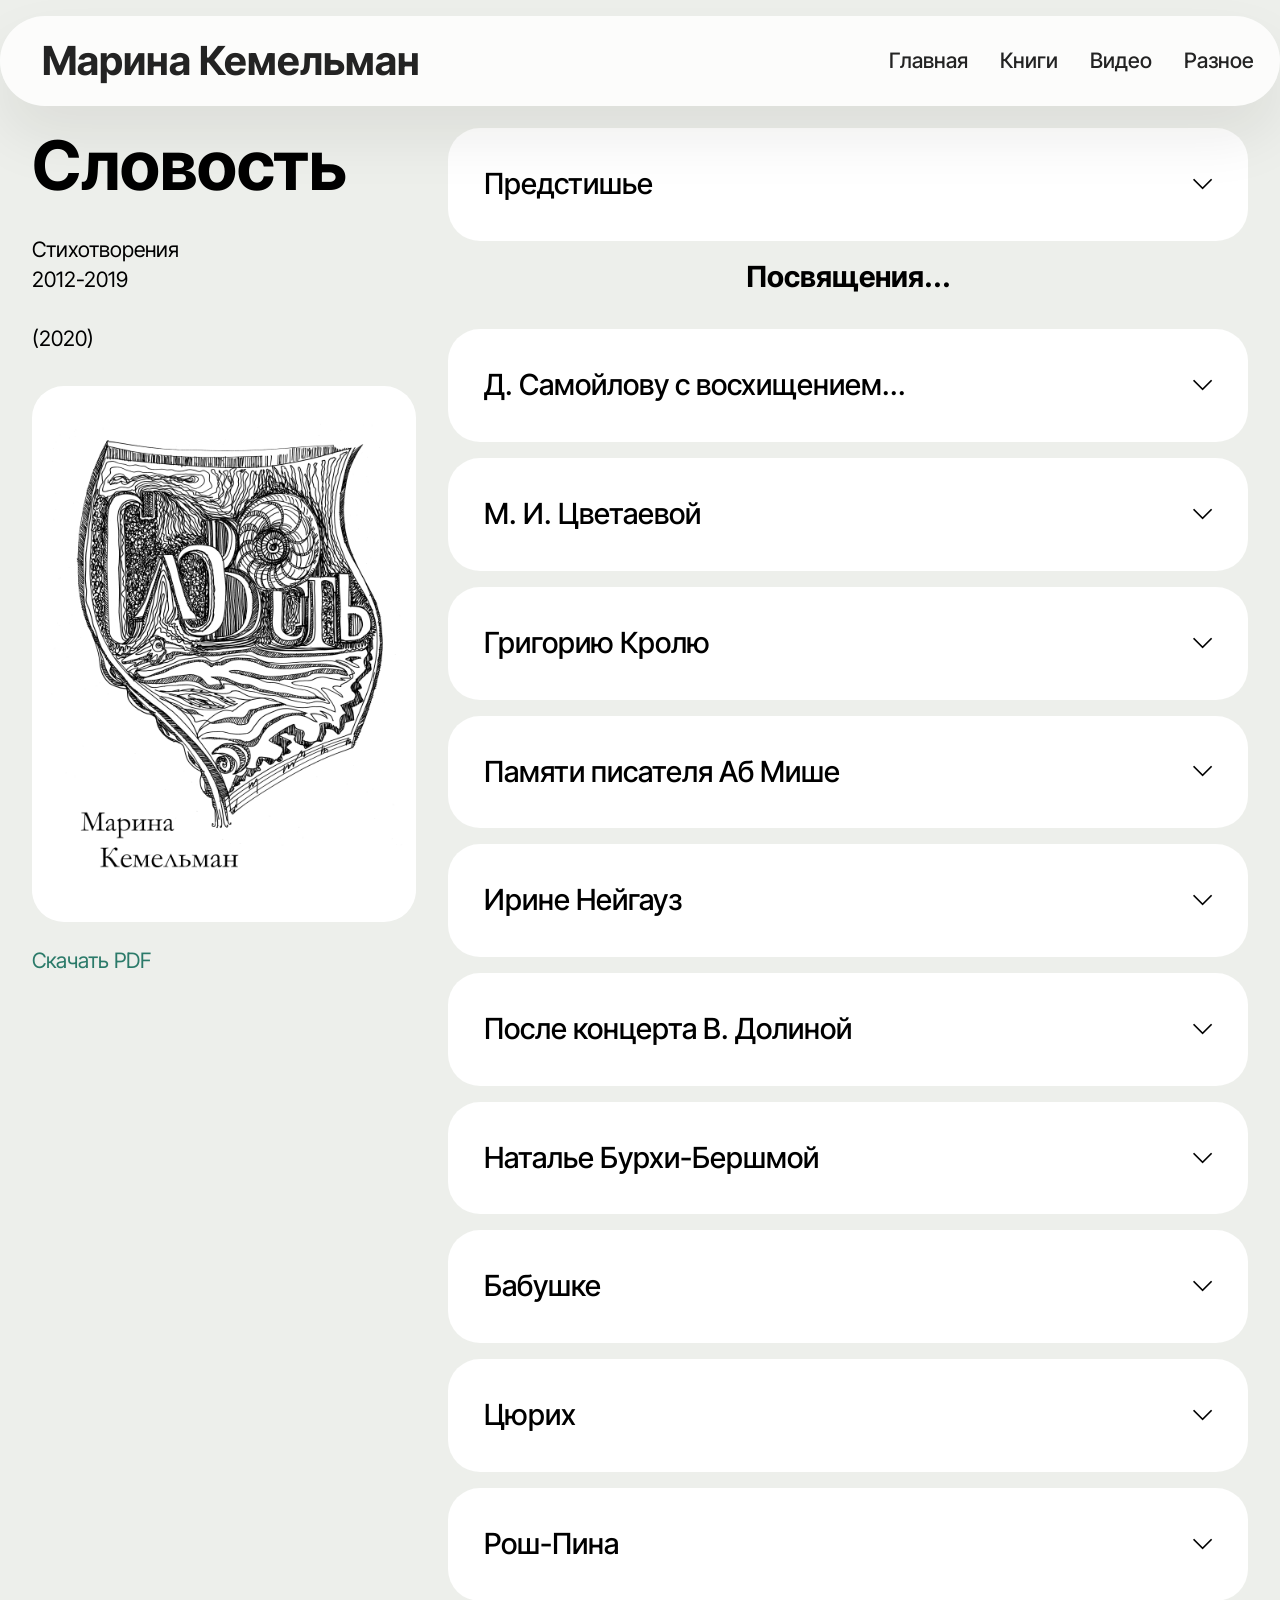
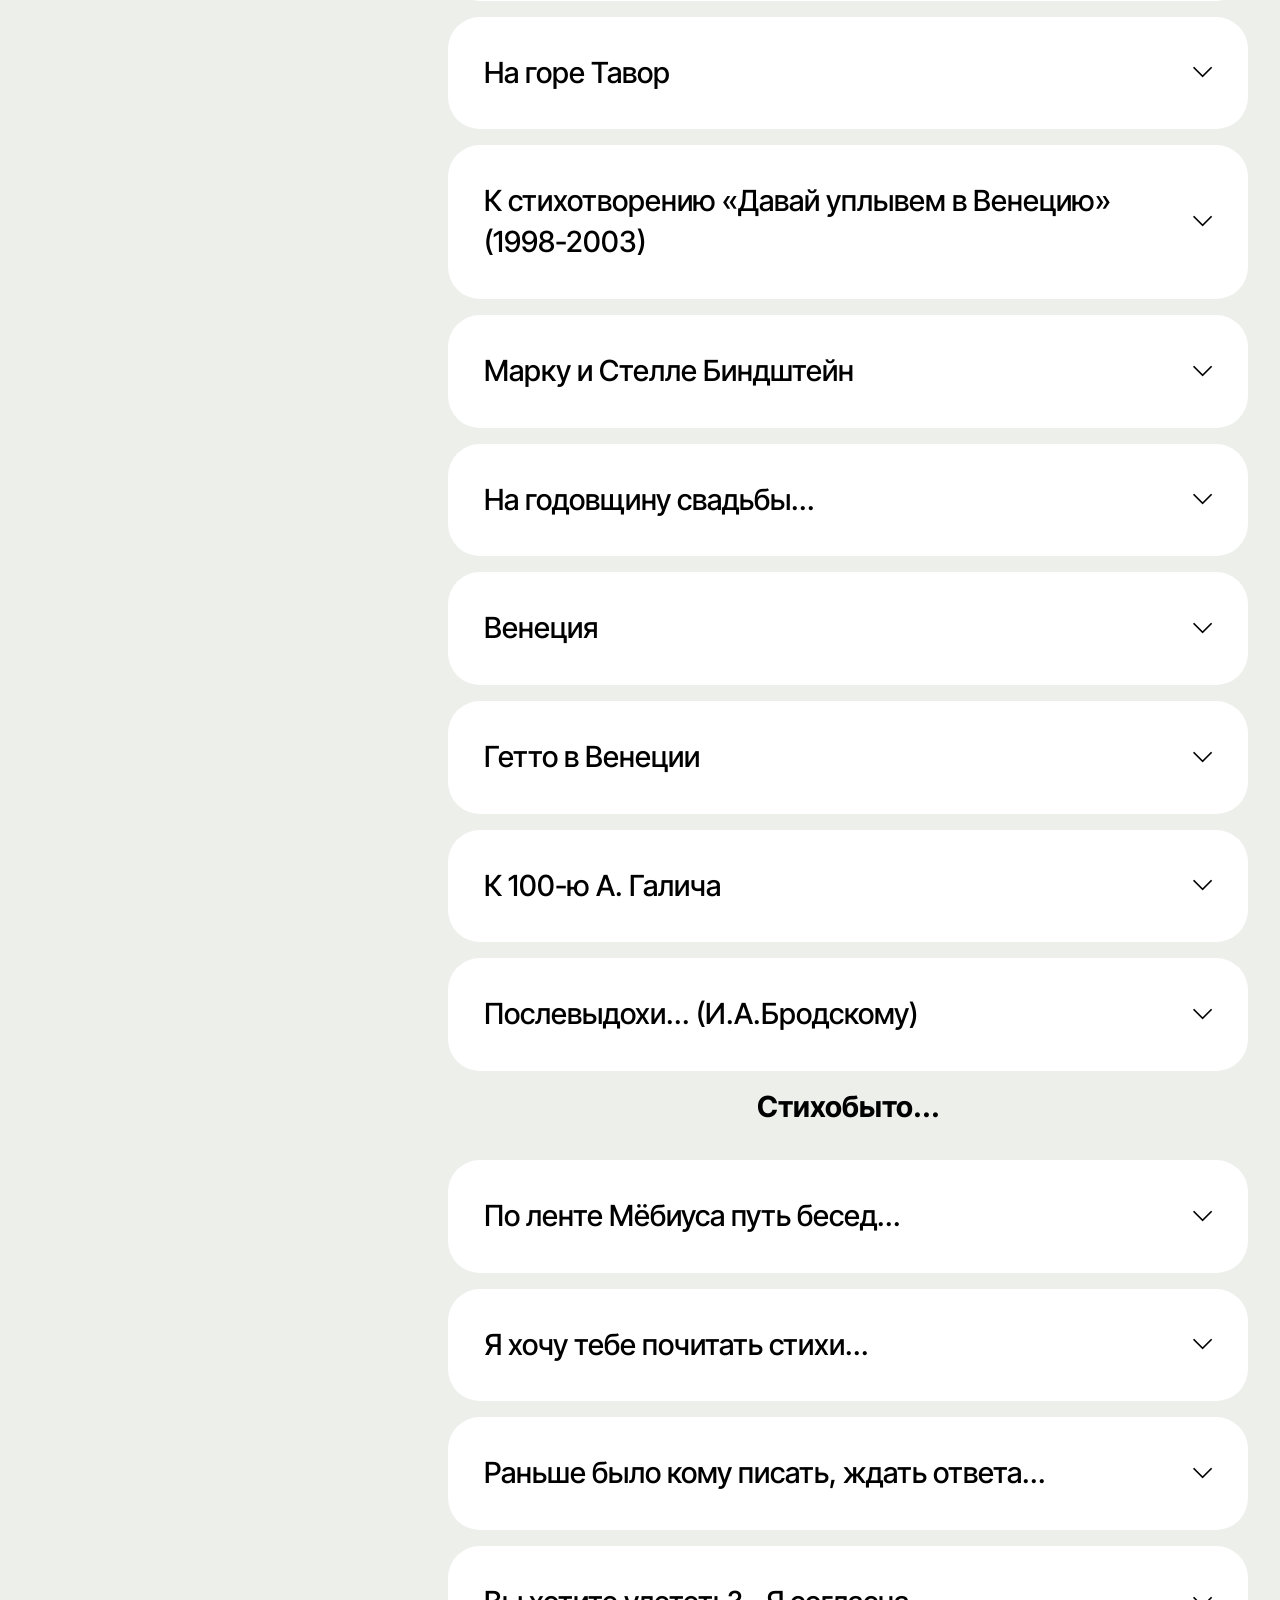
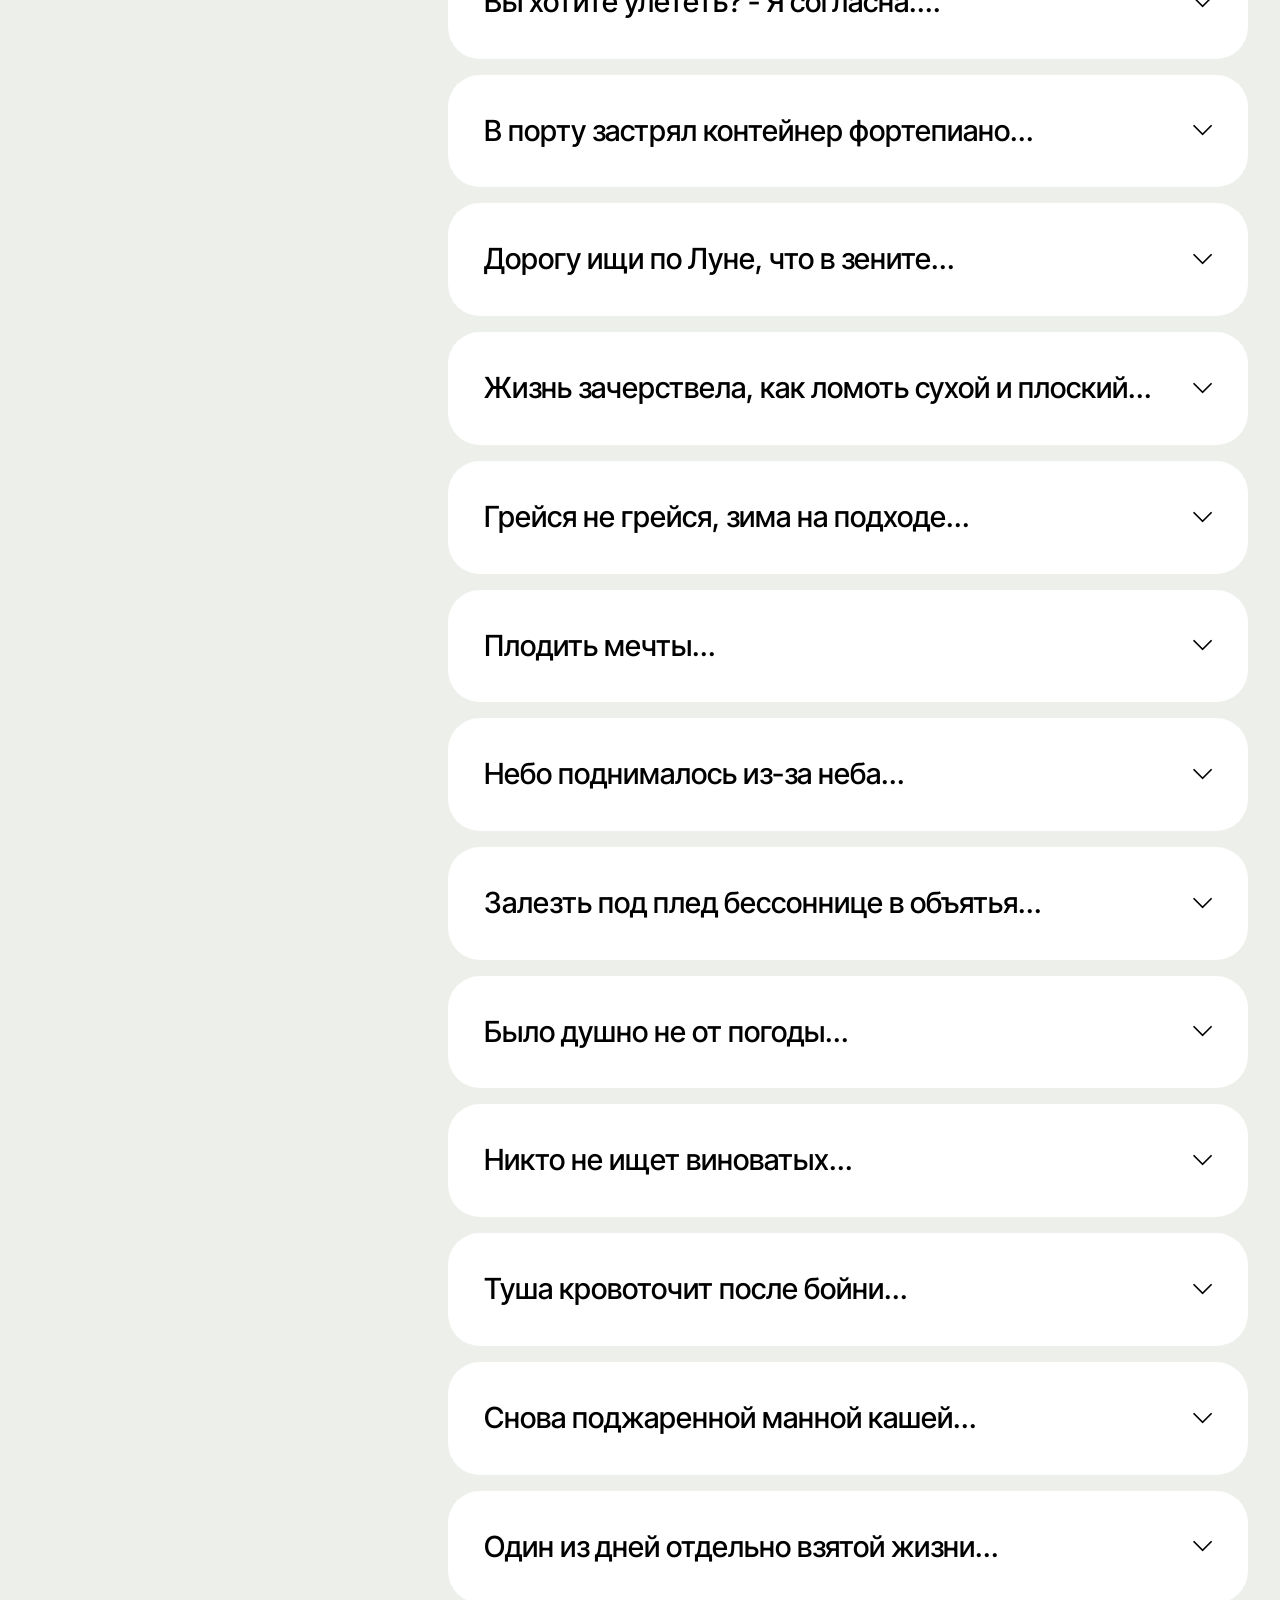
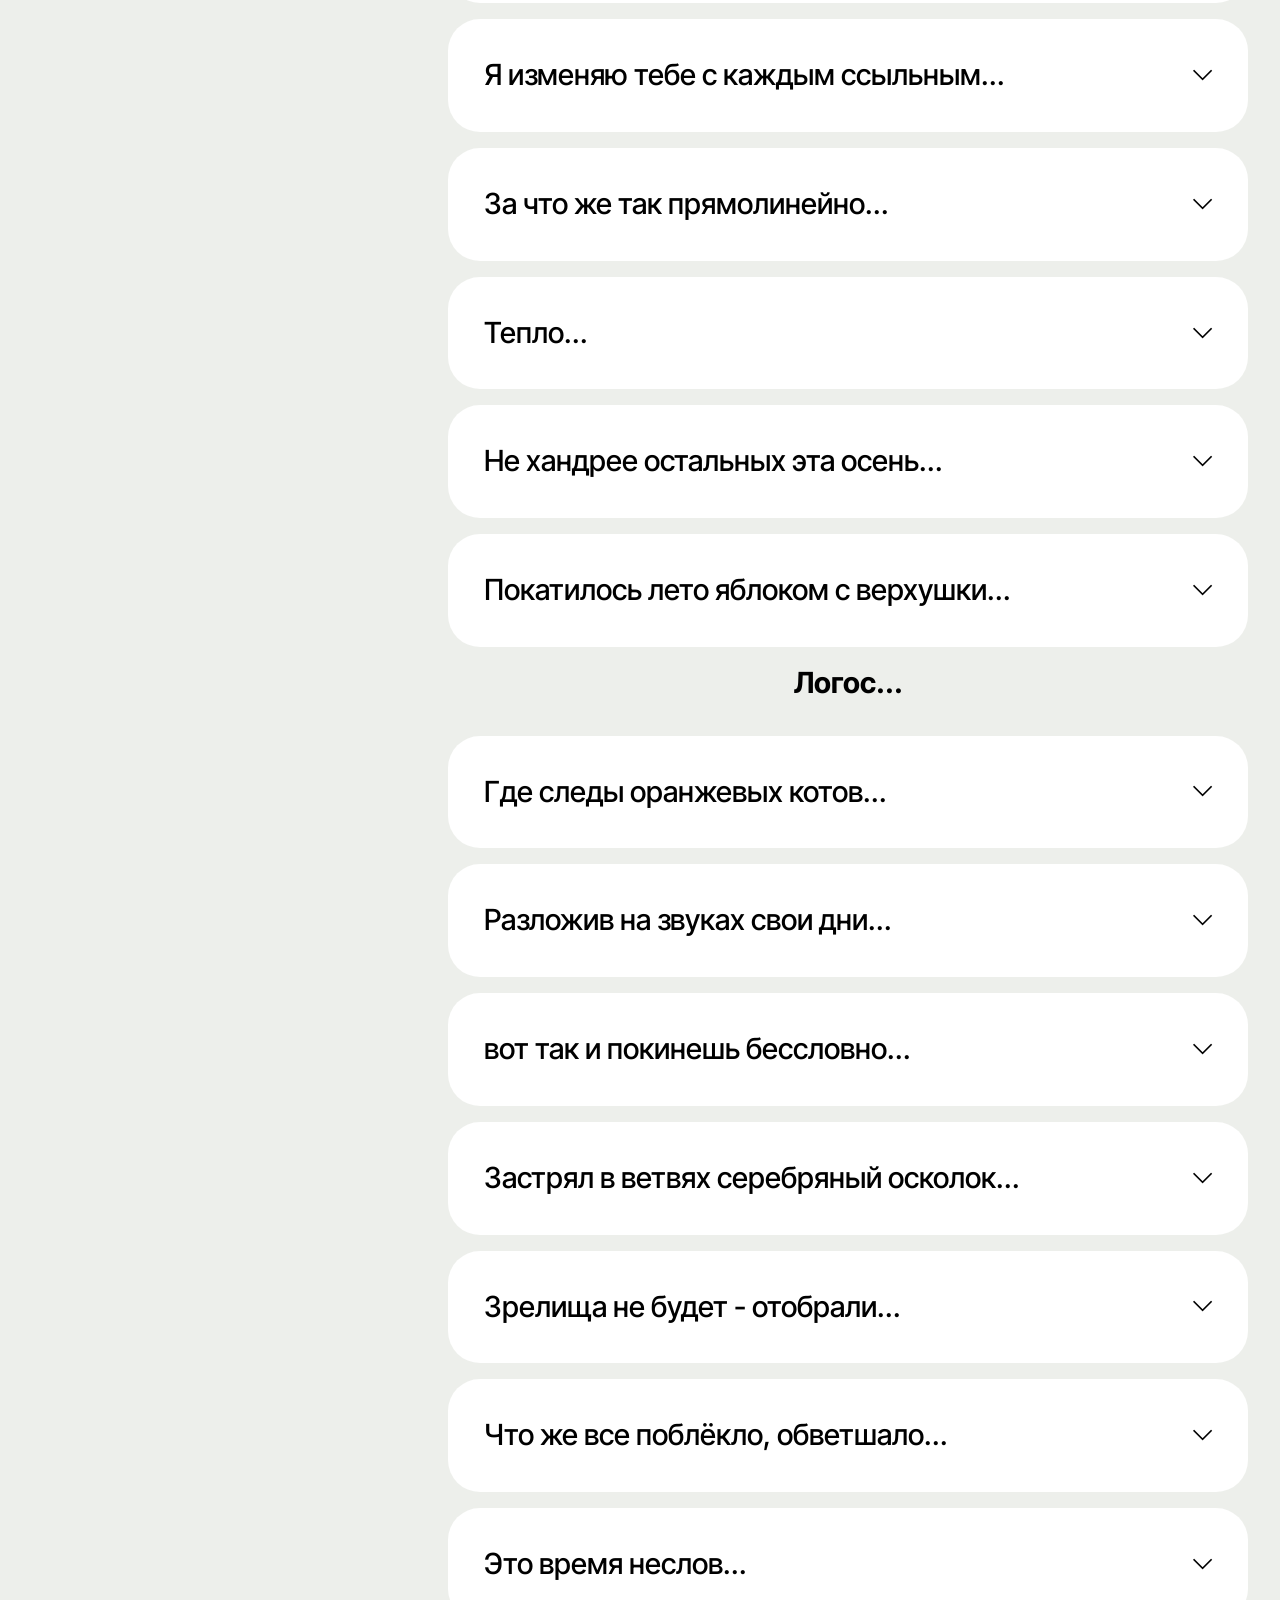
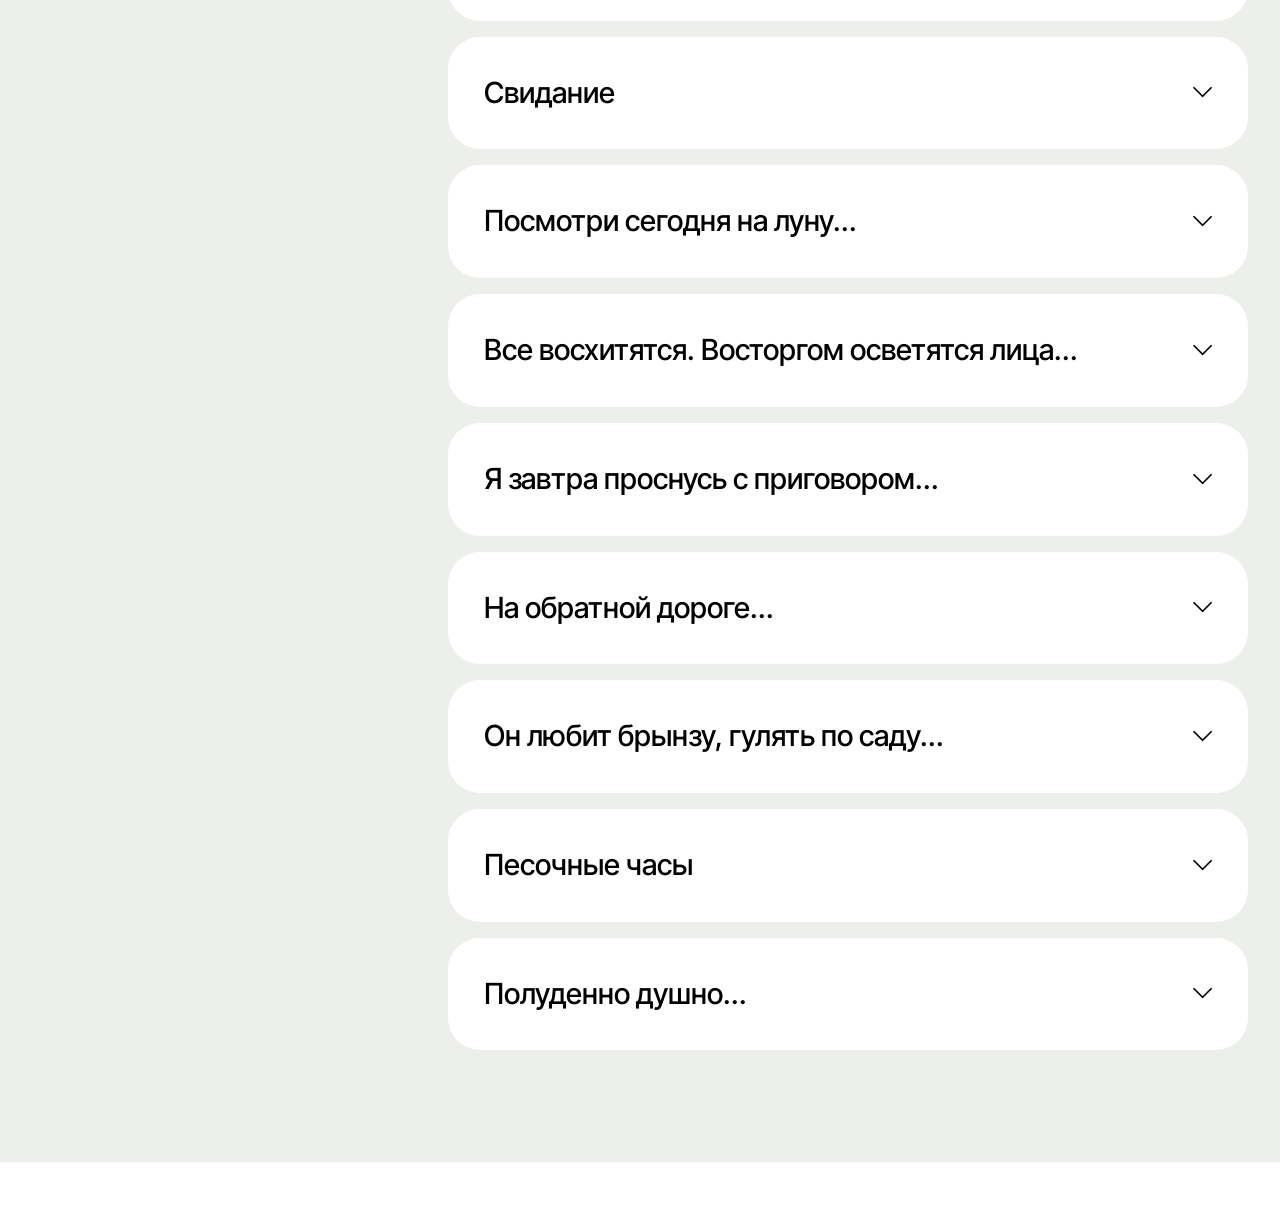
<file: book3.html>
<!DOCTYPE html>
<html>
<head>
  <!-- Site made with Mobirise Website Builder v6.1.9, https://mobirise.com -->
  <meta charset="UTF-8">
  <meta http-equiv="X-UA-Compatible" content="IE=edge">
  <meta name="generator" content="Mobirise v6.1.9, mobirise.com">
  <meta name="viewport" content="width=device-width, initial-scale=1, minimum-scale=1">
  <link rel="shortcut icon" href="assets/images/logo.png" type="image/x-icon">
  <meta name="description" content="">
  
  <title>Марина Кемельман - Словость</title>
  <link rel="stylesheet" href="assets/web/assets/mobirise-icons2/mobirise2.css">
  <link rel="stylesheet" href="assets/bootstrap/css/bootstrap.min.css">
  <link rel="stylesheet" href="assets/animatecss/animate.css">
  <link rel="stylesheet" href="assets/dropdown/css/style.css">
  <link rel="stylesheet" href="assets/theme/css/style.css">
  <link rel="preload" href="https://fonts.googleapis.com/css?family=Inter+Tight:100,200,300,400,500,600,700,800,900,100i,200i,300i,400i,500i,600i,700i,800i,900i&display=swap" as="style" onload="this.onload=null;this.rel='stylesheet'">
  <noscript><link rel="stylesheet" href="https://fonts.googleapis.com/css?family=Inter+Tight:100,200,300,400,500,600,700,800,900,100i,200i,300i,400i,500i,600i,700i,800i,900i&display=swap"></noscript>
  <link rel="preload" as="style" href="assets/mobirise/css/mbr-additional.css?v=enELGW"><link rel="stylesheet" href="assets/mobirise/css/mbr-additional.css?v=enELGW" type="text/css">

</head>
<body>
  
  <section data-bs-version="5.1" class="menu menu1 cid-v5rI7OzzBz" once="menu" id="menu01-1o">

	<nav class="navbar navbar-dropdown navbar-fixed-top navbar-expand-lg">
		<div class="container">
			<div class="navbar-brand">
				
				<span class="navbar-caption-wrap"><a class="navbar-caption text-black display-6" href="index.html">Марина Кемельман</a></span>
			</div>
			<button class="navbar-toggler" type="button" data-toggle="collapse" data-bs-toggle="collapse" data-target="#navbarSupportedContent" data-bs-target="#navbarSupportedContent" aria-controls="navbarNavAltMarkup" aria-expanded="false" aria-label="Toggle navigation">
				<div class="hamburger">
					<span></span>
					<span></span>
					<span></span>
					<span></span>
				</div>
			</button>
			<div class="collapse navbar-collapse" id="navbarSupportedContent">
				<ul class="navbar-nav nav-dropdown nav-right" data-app-modern-menu="true"><li class="nav-item">
						<a class="nav-link link text-black text-primary display-4" href="index.html">Главная</a>
					</li>
					<li class="nav-item">
						<a class="nav-link link text-black text-primary display-4" href="books.html" aria-expanded="false">Книги</a>
					</li>
					<li class="nav-item">
						<a class="nav-link link text-black text-primary display-4" href="videos.html">Видео</a>
					</li>
                    <li class="nav-item">
                        <a class="nav-link link text-black text-primary display-4" href="other.html">Разное</a>
                    </li>
                </ul>
			</div>
		</div>
	</nav>
</section>

<section data-bs-version="5.1" class="list07 cid-v5rII974aa" id="list07-1p">
    
    <div class="container">
        <div class="row justify-content-center">

            <div class="col-lg-4">
                <div class="col-12 col-md-12">
                    <h5 class="mbr-section-subtitle mbr-fonts-style mt-0 mb-4 display-1"><strong>Словость</strong></h5>
                    <h6 class="mbr-section-subtitle mbr-fonts-style mt-0 mb-4 display-7">Стихотворения
                        <br>2012-2019
                        <br>
                        <br>(2020)</h6>
                    <img src="assets/images/book320-20frontpage20666-477x666.png" alt="Slovost">
                    <br>
                    <h6 class="mbr-section-subtitle mbr-fonts-style mt-0 mb-4 display-7"><a href="assets\pdf\slovost_web.pdf" target="_blank">Скачать PDF</a></h6>
                </div>
            </div>

            <div class="col-lg-8">
                <div id="bootstrap-accordion_29" class="panel-group accordionStyles accordion" role="tablist" aria-multiselectable="true">
                    </div>
                    <div class="card">
                        <div class="card-header" role="tab" id="headingOne">
                            <a role="button" class="panel-title collapsed" data-toggle="collapse" data-bs-toggle="collapse" data-core="" href="#collapse1_29" aria-expanded="false" aria-controls="collapse1">
                                <h6 class="panel-title-edit mbr-semibold mbr-fonts-style mb-0 display-5">
                                    Предстишье
                                </h6>
                                <span class="sign mbr-iconfont mobi-mbri-arrow-down"></span>
                            </a>
                        </div>
                        <div id="collapse1_29" class="panel-collapse noScroll collapse" role="tabpanel" aria-labelledby="headingOne" data-parent="#accordion" data-bs-parent="#bootstrap-accordion_29">
                            <div class="panel-body">
                                <p class="mbr-fonts-style panel-text display-7">
                                    Прочитай меня не набегу, не наспех,
<br>Заучи наизусть разлинованность моих рук.
<br>Я пытаюсь постичь до сих пор, что такое счастье?
<br>Это омут глубокий или замкнутый круг,
<br>Или тихий покой, или детский шумящий праздник -
<br>Вариантами учит жизнь, как всегда, строга!
<br>Я пытаюсь учиться, узнать - что такое счастье?
<br>Или разум холодный, или пьяная голова.
<br>Фанаберий моих ты становишься соучастник.
<br>И в полёт отправляешь мирок неказистый мой,
<br>Убеждая доступно и просто - ТАКОЕ счастье,
<br>Что все звёзды сошлись у дверей моих той зимой...
                                </p>
                            </div>
                        </div>
                    </div>
                    <h5 class="mbr-section-subtitle mbr-fonts-style mt-0 mb-4 display-5" style="text-align: center;"><strong>Посвящения...</strong></h5>
                    <div class="card">
                        <div class="card-header" role="tab" id="headingOne">
                            <a role="button" class="panel-title collapsed" data-toggle="collapse" data-bs-toggle="collapse" data-core="" href="#collapse2_29" aria-expanded="false" aria-controls="collapse2">
                                <h6 class="panel-title-edit mbr-semibold mbr-fonts-style mb-0 display-5">
                                    Д. Самойлову с восхищением...
                                </h6>
                                <span class="sign mbr-iconfont mobi-mbri-arrow-down"></span>
                            </a>
                        </div>
                        <div id="collapse2_29" class="panel-collapse noScroll collapse" role="tabpanel" aria-labelledby="headingOne" data-parent="#accordion" data-bs-parent="#bootstrap-accordion_29">
                            <div class="panel-body">
                                <p class="mbr-fonts-style panel-text display-7">
                                    В той комнате, где только он и Б-г,
<br>Рождалась я из игр светотени
<br>В предчувствиях творца, колки-колени
<br>Хранили смол древесных шепоток.
<br>
<br>Обхажена умелою рукой
<br>Не женщина пока, а заготовка.
<br>Набросок, мысль переродятся ловко,
<br>Чтоб зазвенеть натянутой струной.
<br>
<br>Нагая дека, бёдер полутон
<br>Отточенность шлифованного стана.
<br>Всё совершенно, точно, без изъяна,
<br>Создатель же неудовлетворён.
<br>
<br>Пеняет мне, что льну к его плечу,
<br>Простых движений смысл не понимая.
<br>А я себя дарую скрипачу,
<br>Но в мёртвых пальцах остаюсь немая.
<br>
<br>Что знает он - ценитель красоты,
<br>Меня отдать готовый посторонним,
<br>О медленном томлении в ладонях,
<br>Согретых только пламенем свечи?
<br>
<br>Всего лишь скрипка на его столе...
<br>Узреешь ли мое предназначенье,
<br>Понять пытаясь высшее значенье,
<br>Пока пою я на твоём плече?
                                </p>
                            </div>
                        </div>
                    </div>
                    <div class="card">
                        <div class="card-header" role="tab" id="headingOne">
                            <a role="button" class="panel-title collapsed" data-toggle="collapse" data-bs-toggle="collapse" data-core="" href="#collapse3_29" aria-expanded="false" aria-controls="collapse3">
                                <h6 class="panel-title-edit mbr-semibold mbr-fonts-style mb-0 display-5">
                                    М. И. Цветаевой
                                </h6>
                                <span class="sign mbr-iconfont mobi-mbri-arrow-down"></span>
                            </a>
                        </div>
                        <div id="collapse3_29" class="panel-collapse noScroll collapse" role="tabpanel" aria-labelledby="headingOne" data-parent="#accordion" data-bs-parent="#bootstrap-accordion_29">
                            <div class="panel-body">
                                <p class="mbr-fonts-style panel-text display-7">
                                    Марина... Марианской впадиной
<br>Внутри изогнуто пространство.
<br>Диагноз напечатан: «В ад тебя
<br>Отчаянья и постоянства!»
<br>
<br>Пойдут на дно чужие промахи,
<br>В печи лежит золой мытарство.
<br>Души бунтующие всполохи
<br>Погашены водой мещанства.
<br>
<br>Глубинами, морской пучиною
<br>Разверзни тленным бесконечное.
<br>Решившийся волной единою
<br>С тобою слиться станет вечностью.
<br>
<br>Не женщина всегда стихийная:
<br>Цунами, штормом, ураганом ли
<br>Отхлынь от берега, уймись. Не для
<br>Таких назвали землю странами.
<br>
<br>Высот и бездны обитателям
<br>Не суждено людское выдюжить.
<br>Одна уже бумажным платьицем
<br>Пыталась суть прикрыть и бабой жить.
<br>
<br>За отступленье и предательство
<br>Инакости грозят отмщением,
<br>Предъявит небо доказательства 
<br>Не пощадив за слабость. В петлю дщерь!
<br>
<br>Скитайся же, луны прислужница,
<br>Не веком срок тебе отмерили.
<br>Так кто посмеет удосужиться
<br>Впустить непостижимость в двери? А...
                                </p>
                            </div>
                        </div>
                    </div>
                    <div class="card">
                        <div class="card-header" role="tab" id="headingOne">
                            <a role="button" class="panel-title collapsed" data-toggle="collapse" data-bs-toggle="collapse" data-core="" href="#collapse4_29" aria-expanded="false" aria-controls="collapse4">
                                <h6 class="panel-title-edit mbr-semibold mbr-fonts-style mb-0 display-5">
                                    Григорию Кролю
                                </h6>
                                <span class="sign mbr-iconfont mobi-mbri-arrow-down"></span>
                            </a>
                        </div>
                        <div id="collapse4_29" class="panel-collapse noScroll collapse" role="tabpanel" aria-labelledby="headingOne" data-parent="#accordion" data-bs-parent="#bootstrap-accordion_29">
                            <div class="panel-body">
                                <p class="mbr-fonts-style panel-text display-7">
&nbsp;&nbsp;&nbsp;&nbsp;&nbsp;&nbsp;&nbsp;&nbsp;&nbsp;&nbsp;&nbsp;&nbsp;&nbsp;&nbsp;&nbsp;<i>"Я когда-то умру - мы когда-то всегда умираем..."
<br>&nbsp;&nbsp;&nbsp;&nbsp;&nbsp;&nbsp;&nbsp;&nbsp;&nbsp;&nbsp;&nbsp;&nbsp;&nbsp;&nbsp;&nbsp;В. Высоцкий</i>
<br>
<br>Шалом, мой друг непозабытый, здравствуй!
<br>Не бойся, я уже не депрессую.
<br>Печали нет, а так, заботы разные,
<br>Одна вот только - больше не рифмую.
<br>
<br>Слова не ходят в гости ночью строчкою,
<br>Цитатой, выражением, метафорой.
<br>Сковало мысли вечным многоточием,
<br>Источник пересох, разбились амфоры.
<br>
<br>Читать до половины список нету времени,
<br>Пирует быт и заедает мною.
<br>Да, перспективы выглядят невесело,
<br>Ну, Б-г с ним, с личным и его ценою!
<br>
<br>Хотелось бы ещё пофилософствовать,
<br>Поймать волну бесед без тухлой пошлости,
<br>Однако нынче к разговорам спрос не тот,
<br>По сути же упущены возможности.
<br>
<br>Бредём по жизни скучными до варварства -
<br>Ни ада не страшимся, не судилища,
<br>Так далеко ушли от неба царствия,
<br>Что раз пять тысяч реку перешли ещё.
<br>
<br>За пазухой несём осколки острые,
<br>Царапаем нутро страстями мелкими,
<br>Ногами все отталкиваем прошлое,
<br>Отчаянно ища несоответствия.
<br>
<br>Тебе сейчас смешны такие промахи,
<br>Кричит возница: «Распрягай, приехали!»
<br>Наградой загорятся яблок всполохи...
<br>Ну, а меня из рая ждать, похоже, некому.
                                </p>
                            </div>
                        </div>
                    </div>
                    <div class="card">
                        <div class="card-header" role="tab" id="headingOne">
                            <a role="button" class="panel-title collapsed" data-toggle="collapse" data-bs-toggle="collapse" data-core="" href="#collapse5_29" aria-expanded="false" aria-controls="collapse5">
                                <h6 class="panel-title-edit mbr-semibold mbr-fonts-style mb-0 display-5">
                                    Памяти писателя Аб Мише
                                </h6>
                                <span class="sign mbr-iconfont mobi-mbri-arrow-down"></span>
                            </a>
                        </div>
                        <div id="collapse5_29" class="panel-collapse noScroll collapse" role="tabpanel" aria-labelledby="headingOne" data-parent="#accordion" data-bs-parent="#bootstrap-accordion_29">
                            <div class="panel-body">
                                <p class="mbr-fonts-style panel-text display-7">
                                    Он смотрит на тебя, а ты на гору,
<br>Куда тебе ещё взойти придется.
<br>Не подвергая прошлое разбору,
<br>Аукнется внутри и отзовётся
<br>
<br>Первичность слова, сомкнутые веки,
<br>Согласие, что жизнь преодолима.
<br>Всего-то слабость - тело в человеке,
<br>Особенно у стен Иерусалима.
<br>
<br>Страницы пожелтели, сохраняя
<br>Наивность слога, детские помарки,
<br>Писала ручка темно голубая,
<br>Горя усердьем, хроники в тетрадке.
<br>
<br>Чтоб после получить привет далёкий
<br>Из тех краёв, где добрая забота
<br>Хранит твой род, отодвигая сроки
<br>Оплаты векселей с угасшей нотой.
<br>
<br>Да, нужно будет после расплатиться.
<br>Цена вопроса - искренность ответа,
<br>Длина воспоминаний, скорбь на лицах,
<br>Меж рёбер не разменная монета.
<br>
<br>Плати долги сбежавшею слезою,
<br>Молчанием, коль время бесполезно,
<br>Цветным дыханьем, понятой строкою
<br>И мужеством перед грядущей бездной.
<br>
<br>А у меня тут постный борщ. Неделя
<br>Кончается - остался хвостик куцый.
<br>Съедим свой суп, но не помолодеем -
<br>Сквозь мелочи уже не протолкнуться.
<br>
<br>Есть в памяти, что мы в безвестье канем
<br>За гору, где приют последний шествий.
<br>Там две свечи горят под чёрным камнем
<br>И длят свой свет меж нами и ушедшим…
                                </p>
                            </div>
                        </div>
                    </div>
                    <div class="card">
                        <div class="card-header" role="tab" id="headingOne">
                            <a role="button" class="panel-title collapsed" data-toggle="collapse" data-bs-toggle="collapse" data-core="" href="#collapse6_29" aria-expanded="false" aria-controls="collapse6">
                                <h6 class="panel-title-edit mbr-semibold mbr-fonts-style mb-0 display-5">
                                    Ирине Нейгауз
                                </h6>
                                <span class="sign mbr-iconfont mobi-mbri-arrow-down"></span>
                            </a>
                        </div>
                        <div id="collapse6_29" class="panel-collapse noScroll collapse" role="tabpanel" aria-labelledby="headingOne" data-parent="#accordion" data-bs-parent="#bootstrap-accordion_29">
                            <div class="panel-body">
                                <p class="mbr-fonts-style panel-text display-7">
                                    Не успеваю, уже половина второго
<br>Месяца осени - бьются об стену часы.
<br>Морда от этих ударов вдруг стала такою -
<br>Зеркало в ужасе: «Г-ди, - крикнет, - спаси!»
<br> 
<br>Вмиг пролетело, оставшись в коробках на полке,
<br>На антресолях, достать не поднимешь руки,
<br>Прошлое, не донесённое до барахолки,
<br>Где антиквар за него пожалел медяки.
<br> 
<br>Фантик цветной, незабудками лица на фото,
<br>Старый гербарий недолгой недоброй любви,
<br>Белый квадрат безответно зашторенных окон,
<br>Холст, на котором по памяти пишут «Прости...».
<br> 
<br>Время летит? Ни черта! Оно просто несётся.
<br>Что за банальность воздушность и легкость искать
<br>В смене событий, в невечном вращении солнца,
<br>В паззле разбитом, что спрятан давно под кровать?
<br> 
<br>Сколько не дли свою быль, отойдёшь и забудут,
<br>Сплетня умрёт, не достигнув мембраны ушной,
<br>Может быть, дети по маме скучать своей будут,
<br>Только кладбищенский вряд ли нарушат покой.
<br>
<br>Перетоптав километры земного пространства,
<br>"Gloria mundi sic transit" услышишь с небес.
<br>Кто там наивно считал, что разделят по-братски
<br>Вечность? Весами в конторе заведует бес!
<br>
<br>Несправедливо и подло! Приманена жизнью
<br>Не позволяю прийти, удивиться, постичь,
<br>Как сговорившись, откуда-то падают листья
<br>С неуточнённым - помиловать или казнить...
<br>
<br>Да, не успею, пропущены многие встречи,
<br>Не сохранят под вуалью печаль зеркала,
<br>Моцарт-глашатай обрушится пошло на плечи
<br>Вестью о том, что тебя хоронили вчера...
                                </p>
                            </div>
                        </div>
                    </div>
                    <div class="card">
                        <div class="card-header" role="tab" id="headingOne">
                            <a role="button" class="panel-title collapsed" data-toggle="collapse" data-bs-toggle="collapse" data-core="" href="#collapse7_29" aria-expanded="false" aria-controls="collapse7">
                                <h6 class="panel-title-edit mbr-semibold mbr-fonts-style mb-0 display-5">
                                    После концерта В. Долиной
                                </h6>
                                <span class="sign mbr-iconfont mobi-mbri-arrow-down"></span>
                            </a>
                        </div>
                        <div id="collapse7_29" class="panel-collapse noScroll collapse" role="tabpanel" aria-labelledby="headingOne" data-parent="#accordion" data-bs-parent="#bootstrap-accordion_29">
                            <div class="panel-body">
                                <p class="mbr-fonts-style panel-text display-7">
                                    Мастифф раззявил пасть, зевнул зловонно,
<br>Слюна разъела цинковое платье.
<br>Свидание в музее незаконно -
<br>Разомкнуты железные объятья.
<br>
<br>Нажата кнопка саморазрушенья,
<br>Оправданная логика поступка,
<br>Исчерпаны все доводы, сомненья
<br>О том, что расставанье недоступно.
<br>
<br>Безжалостна система отговорок,
<br>Разит из пасти тлением и смрадом,
<br>Координаты жизни - страх и морок,
<br>А не тепло присутствовавших рядом.
<br>
<br>Клыки терзают тонкости материй,
<br>Окрест летят не щепки, а ошмётки.
<br>Дневных тире ночных часы мистерий
<br>Нанизаны на проволоку чахотки.
<br>
<br>Абстракция музейных коридоров,
<br>Из лабиринта выход трудоёмок.
<br>Отправлены шедевры разговоров
<br>В запасники удушливых потёмок.
<br>
<br>Под номером серийным в каталогах
<br>На мир глядят лишь задники портретов.
<br>А то лицо, что Мастер кистью трогал,
<br>В забвеньи ждет признания экспертов…
<br>
<br>* * *
<br>
<br>Улетела птица вольная,
<br>Да зовет обратно клеть моя.
<br>Я жила три дня безмужняя,
<br>Я была два дня бездетная.
<br>
<br>Наклевала зерна славные,
<br>По учителям побегала,
<br>Принесла слова словарные
<br>Перемётами из неба.
<br>
<br>А в дому все по-хорошему:
<br>Снедью пахнет, стирка ставится…
<br>Только мысли запорошены
<br>Прошлым, где всю ночь летается,
<br>Только мысли заполошные
<br>Уплывают вдаль, разлетаются…
<br>
<br>* * *
<br>
<br>Полосато-матрасное небо в окне,
<br>Слишком много кровати досталось в наследство.
<br>Кроме трех козырей, есть в моем рукаве
<br>Пара ржавых гвоздей и одно фарисейство.
<br>
<br>Бесполезная россыпь трефовых надежд,
<br>Что песчинками впаяны в жир перламутра.
<br>Из пикейных жилетов предметы одежд
<br>И валетом нетрезвым бубновое утро.
<br>
<br>Колыхание масти, уютность щелей,
<br>Дамы-червы опошлили строгость гадания.
<br>Галерея портретов нагих королей,
<br>До сих пор назначающих время Свидания.
<br>
<br>Шепотки, шелуха, шелестение шелков,
<br>Щекотание памяти, шалости, игры.
<br>Незажившие ссадины после оков,
<br>Заклеймённые плечи, усохшие икры.
<br>
<br>Картотека имён, образов, адресов,
<br>Скрупулёзно добытые в дальних походах,
<br>Пара туфель атласных, щипцы для усов,
<br>Куртуазность времён, позабытая в одах.
<br>
<br>Бессердечность романов, военный устав,
<br>Исполнительный орден, кошачие морды.
<br>Шулер прячет удачу поглубже в рукав,
<br>Оставляя выращивать крылья из хорды...
<br>
<br>* * *
<br>
<br>Не успеваю поблагодарить!
<br>Г-дь, но я и так вся на виду.
<br>Мне вновь стихов божественную нить
<br>В иголку вдели, и я ткать иду.
<br>
<br>Согнали рун утерянных стада,
<br>Румяных лун приблизили лицо,
<br>Чтобы у прях бессонная страда
<br>Давала пряжи золотой кольцо.
<br>
<br>Станок давно пылился в кладовой,
<br>Иссохла рама, заржавел удок.
<br>Ты пощадил - всесильною рукой
<br>Меня пришпилив словом на листок.
<br>
<br>Туман рассеется, отправятся стада
<br>На Млечный Путь, оправ мои грехи,
<br>Отступит рифм бессонная орда...
<br>Скажу потом «спасибо» за стихи...
<br>
<br>* * *
<br>
<br>Небо раскинет облачных ангелов крылья,
<br>Зиму неделю терпеть остаётся и... всё!
<br>Пахнет весной, это значит - не время уныния,
<br>Раз дотянули до марта - протянем ещё.
<br>
<br>Выжимка, жмых, что когда-то звалася душою,
<br>Словно подснежник, сквозь суетность дней прорастёт,
<br>Строишь догадки, а быт ли дарован любовью?
<br>И понимаешь, что да, между дел и забот. 
<br>
<br>Женских ладоней раскинуты мягкие сети,
<br>Поймана в них я теперь ещё мама и дочь.
<br>Мама жива! Как же мало нам нужно на свете,
<br>Чтоб эту зиму суметь пережить, превозмочь.
<br>
<br>Не прерывается род - плодородное лоно
<br>Благословенно рождением множества дев.
<br>В толще веков сохраняет Г-дь неуклонно
<br>Нашей мелодии каждый девичий напев.
<br>
<br>Первое марта, и нетерпеливою трелью
<br>Мамы и дочки поздравят друг друга с весной.
<br>Облачных ангелов крылья небесною сенью
<br>Дарят надежду и веру, любовь и... покой.
<br>
<br>
<br>* * *
<br>
<br>Муза мне сюжет диктует -
<br>Я сейчас не существую
<br>Ни для мужа, ни для дочки -
<br>Только строчки, только строчки.
<br>Были, басни, блажь, баллада,
<br>Блеск балов и маскарада...
<br>Быт не бьёт привычный ритм,
<br>А в прихожей - толпы рифм.
<br>Рассажу их по тетради,
<br>Не толкайтесь, Б-га ради!
<br>Вот вам ямб и амфибрахий,
<br>Вот душа моя на плахе.
<br>Вот бессонниц безграничность -
<br>Улечу в свою отличность.
<br>Муж в тоске и дочь в печали.
<br>Где тот образ изначальный?
<br>Даль сверкает рыжиной,
<br>И звонок летит за мной.
<br>В трубке голос, задыхаясь,
<br>Просит: «Мам, вернись в реальность!» 
<br>Я кричу ей с высоты:
<br>«Возвращусь!» ... дождёшься ль ты?..
<br>
<br>* * *
<br>
<br>Раз, два, три, четыре, пять,
<br>Я иду стихи искать,
<br>Но сбежали всей гурьбой
<br>От меня они к другой.
<br>Та, другая много лет
<br>На ночь оставляла след,
<br>И одна ложилась спать,
<br>И учила всех считать.
<br>Нет, они ушли не к той,
<br>А к немытой и босой,
<br>Что умела пить и петь,
<br>Что прожѝла жизнь на треть.
<br>А потом крутой вираж -
<br>И прощай шестой этаж...
<br>
<br>Развернулись и бегут
<br>К той, с которой не поют.
<br>У нее мягка кровать.
<br>Знает плоть от ать до ять.
<br>
<br>Жизнь её на свой манер -
<br>Главный принцип - адюльтер.
<br>Ей стихов не нужен рой.
<br>Что ж, опять пошли к другой.
<br>
<br>Там браслетов перезвон,
<br>Яхонт, блеск, шелка, фасон,
<br>Щебетанье до утра…
<br>Строчки, вам идти пора.
<br>Беспризорниками вы
<br>Проскитались полглавы
<br>До весны хрустальных тем.
<br>В дом мой дверь открыта всем!
<br>Заходите всей гурьбой,
<br>Грош-копейка за постой,
<br>Рифмы дар бесценен ваш,
<br>Вот мой твёрдый карандаш.
<br>Повзрослела, блажь ушла,
<br>Радуюсь, что вас нашла...
<br>
<br>* * *
<br>
<br>И Лорес не поет, и Долина ворчит,
<br>Жар-птица не кричит в ночи.
<br>Всё! Чувствую, ушло...
<br>Погасит уголёк отхлынувшей волной -
<br>Иссякло вдохновенье.
<br>По жизни побреду рабочей, пристяжной,
<br>Вздыхая и кряхтя, подмяв копытом время.
<br>Вот только иногда по холке пробежит
<br>И дёрнет на ушах ворсинок кончик.
<br>Устало оглянусь, прислушаюсь - молчит!
<br>Знать, не по мне звенит хрустальный колокольчик...
<br>
<br>* * *
<br>
<br>Не стой меж творчеством и мной,
<br>Ложась могильною плитой
<br>На мою душу.
<br>Она воздушна и юна,
<br>Ей жизнь дарована одна,
<br>А ты послушай!
<br>Садись тихонько в уголке,
<br>Держа лишь дудочку в руке,
<br>Играйся звуком,
<br>Детишек радуя и крыс,
<br>Что притаились меж кулис.
<br>Обманным трюком
<br>Ты их на берег роковой
<br>Веди недрогнувшей рукой -
<br>Награда зрима.
<br>А я вернусь в свой балаган,
<br>Где фальшь, интриги и обман -
<br>Актриса-прима!
<br>Мне ни к чему, поверь, семья,
<br>Могильный холод бытия,
<br>Мешают дети.
<br>Ты на четвёртый кулачок
<br>Сам обманулся, дурачок -
<br>Деталь в сюжете.
<br>Поди же прочь! Бери с собой
<br>Детей, и в Гамельн вновь покой
<br>Вернётся быстро.
<br>Смеялась долго у дверей
<br>Под покровительством властей
<br>Дочь бургомистра...
<br>Но зритель вымер, театр сгорел,
<br>И остается не у дел
<br>Звезда актрисы.
<br>Там, где богатый град шумел,
<br>Руины вместо крепких стен,
<br>Да шарят крысы...
<br>
<br>* * *
<br>
<br>Холодно пяткам, коленкам, носкам,
<br>Глазу и уху!
<br>Я же сбежала от снега к пескам,
<br>К жаркому Югу.
<br>Но оказалось, что Ближний Восток
<br>Зиму приветил.
<br>Оранжерейный замёрзший цветок
<br>В пасмурном свете.
<br>Не поливай меня, не береги,
<br>Глупый биолог!
<br>Солнце включи, положи у печи -
<br>Век мой недолог.
<br>Я отогреюсь и вновь расцвету -
<br>Вот перспектива!
<br>Да, бесполезна в дому и в быту...
<br>Просто красиво.
                                </p>
                            </div>
                        </div>
                    </div>
                    <div class="card">
                        <div class="card-header" role="tab" id="headingOne">
                            <a role="button" class="panel-title collapsed" data-toggle="collapse" data-bs-toggle="collapse" data-core="" href="#collapse8_29" aria-expanded="false" aria-controls="collapse8">
                                <h6 class="panel-title-edit mbr-semibold mbr-fonts-style mb-0 display-5">
                                    Наталье Бурхи-Бершмой
                                </h6>
                                <span class="sign mbr-iconfont mobi-mbri-arrow-down"></span>
                            </a>
                        </div>
                        <div id="collapse8_29" class="panel-collapse noScroll collapse" role="tabpanel" aria-labelledby="headingOne" data-parent="#accordion" data-bs-parent="#bootstrap-accordion_29">
                            <div class="panel-body">
                                <p class="mbr-fonts-style panel-text display-7">
                                    Помаши мне крылом за небесной оградой,
<br>Помани меня полем, закатом, струной,
<br>Побегу, полечу, перепутав, как надо,
<br>Сам тогда и решай, что же делать со мной!
<br>Обмани меня правдой, похожей на сказку,
<br>Загляни мне в глаза без намека на стыд,
<br>Отплачу поцелуем воздушным и лаской,
<br>Что весомей измен и серьёзней обид.
<br>Подключи меня к солнцу, забыв про оплату
<br>Коммунальных услуг и бумажных счетов,
<br>Получаю как должное всё, не по блату -
<br>И вина, и вину лью всегда до краёв.
<br>Полюбить не проблема, чувствительность в норме,
<br>Норматив убивает размеренных встреч,
<br>Чужеродные мы не по сути, по форме,
<br>Чтоб банальностью в форме сердец пренебречь.
<br>Переброшу небрежно судьбу через плечи,
<br>Поведу отрешённо дрожащим крылом,
<br>Ничего не скажу, ничего не отвечу,
<br>Поднимаясь рассветом больным за окном.
                                </p>
                            </div>
                        </div>
                    </div>
                    <div class="card">
                        <div class="card-header" role="tab" id="headingOne">
                            <a role="button" class="panel-title collapsed" data-toggle="collapse" data-bs-toggle="collapse" data-core="" href="#collapse9_29" aria-expanded="false" aria-controls="collapse9">
                                <h6 class="panel-title-edit mbr-semibold mbr-fonts-style mb-0 display-5">
                                    Бабушке
                                </h6>
                                <span class="sign mbr-iconfont mobi-mbri-arrow-down"></span>
                            </a>
                        </div>
                        <div id="collapse9_29" class="panel-collapse noScroll collapse" role="tabpanel" aria-labelledby="headingOne" data-parent="#accordion" data-bs-parent="#bootstrap-accordion_29">
                            <div class="panel-body">
                                <p class="mbr-fonts-style panel-text display-7">
                                    Недокуренной сигаретой
<br>Звёзды вспыхнули и погасли.
<br>Монологи недопоэтов
<br>Брызгам вечности неподвластны
<br>(Поглощённые морем жизни -
<br>Рюмкой, выпитой за обедом).
<br>Колокольчики не для тризны,
<br>Страх ушедшим теперь неведом.
<br>Духота обнимала плечи,
<br>Стой! Держись! Ни слезы, ни вопля -
<br>Посторонний здесь не замечен,
<br>Тут хомут, борозда, оглобля.
<br>Запрягай, коли путь известен,
<br>Саван чёрен, как ночь за "после",
<br>Вытекают слова из песен,
<br>Чтоб собраться во вне, но возле.
<br>Засыпает песок глазницы,
<br>Крашу смолью больную проседь,
<br>Переклеиваю ресницы...
<br>Пусть о главном никто не спросит!
<br>Непринятие, несвыканье,
<br>Овцы Б-гу, алтарь не стынет,
<br>Докурила я расставанье...
<br>Прахом... Пепел...
<br>Погост... Пустыня...
                                </p>
                            </div>
                        </div>
                    </div>
                    <div class="card">
                        <div class="card-header" role="tab" id="headingOne">
                            <a role="button" class="panel-title collapsed" data-toggle="collapse" data-bs-toggle="collapse" data-core="" href="#collapse10_29" aria-expanded="false" aria-controls="collapse10">
                                <h6 class="panel-title-edit mbr-semibold mbr-fonts-style mb-0 display-5">
                                    Цюрих
                                </h6>
                                <span class="sign mbr-iconfont mobi-mbri-arrow-down"></span>
                            </a>
                        </div>
                        <div id="collapse10_29" class="panel-collapse noScroll collapse" role="tabpanel" aria-labelledby="headingOne" data-parent="#accordion" data-bs-parent="#bootstrap-accordion_29">
                            <div class="panel-body">
                                <p class="mbr-fonts-style panel-text display-7">
                                    В тумане дождливой взвеси
<br>И непогоде во̀след
<br>Качу я в своей депрессии
<br>Цвета металлик. Осень.
<br> 
<br>Ноябрь плетётся сзади,
<br>Врачуясь у дилетантов,
<br>А мне надоели дяди -
<br>Я анти от депрессантов.
<br> 
<br>Меня бы на стол, на свадьбе
<br>Пятнадцатого июля,
<br>Звенит холодок во взгляде
<br>Почти ледяной стату̀и.
<br> 
<br>Не снежная, не царица,
<br>Не сердце-ледышка вроде,
<br>Но солнце не разъярится -
<br>Так крылья морозом сводит.
<br> 
<br>Стадами бегут олени
<br>Ногами не чуя почву,
<br>Пойду, выпью жир тюлений,
<br>На зимнюю глядя ночь я.
<br>
<br>Продолжу баюкать Герду,
<br>Кудрявость опалин гладя,
<br>А дня через три уеду,
<br>Задаром доставшись дяде.
<br>
<br>Всего багажа-то - книжка,
<br>Обида, тоска, эмоции...
<br>Ах, где мой дрянной мальчишка,
<br>Плюющий на Песталоцци?
<br>
<br>«Не стоит влюбляться в Кая!» -
<br>Советовал всем Ганс Андерсен.
<br>Да, осень прошла такая -               
<br>Мечтала о Smith & Wesson.
<br> 
<br>Но в чёрном, как точка, дуле
<br>Увидишь не свет, прищурясь,
<br>А вечные снег и бури...
<br>Проснись, это зимний Цюрих…
                                </p>
                            </div>
                        </div>
                    </div>
                    <div class="card">
                        <div class="card-header" role="tab" id="headingOne">
                            <a role="button" class="panel-title collapsed" data-toggle="collapse" data-bs-toggle="collapse" data-core="" href="#collapse11_29" aria-expanded="false" aria-controls="collapse11">
                                <h6 class="panel-title-edit mbr-semibold mbr-fonts-style mb-0 display-5">
                                    Рош-Пина
                                </h6>
                                <span class="sign mbr-iconfont mobi-mbri-arrow-down"></span>
                            </a>
                        </div>
                        <div id="collapse11_29" class="panel-collapse noScroll collapse" role="tabpanel" aria-labelledby="headingOne" data-parent="#accordion" data-bs-parent="#bootstrap-accordion_29">
                            <div class="panel-body">
                                <p class="mbr-fonts-style panel-text display-7">
                                    Проснёшься в третий зимний день - в окне не Рим -
<br>Совсем другая метеокартина,
<br>Но в парке на скамейке Арлекин
<br>Целует удручённую Мальвину.
<br>
<br>Хватает здесь раскопок и руин,
<br>Ведь мода на утиль неистребима,
<br>Так утром, захотев уехать в Рим,
<br>Летишь на север в городок Рош-Пина <sup>(*)</sup>.
<br>
<br>Кто знает про него? Он невелик -
<br>Краеугольный камень наших будней.
<br>Кинозвезда - не героиня книг,
<br>Она глупее, легче и гламурней.
<br>
<br>Взойди на борт, уже кричат «Мотор!»,
<br>Надень улыбку для финальной сцены.
<br>Мрачнеет небо, как седой трезор,
<br>Ложась у ног недоброй Мельпомены.
<br>
<br>Им вечер одинокий коротать
<br>Ещё не раз, держа за дверью зиму,
<br>Тепло отдав за миску и кровать...
<br>Но так ли уж они необходимы?
<br>
<br>Какие невесёлые дела
<br>Творит сюжет в комедии дель арте.
<br>Да-а, Муза поседела и сдала
<br>Перед лицом модерна и стандарта.
<br>
<br>Нет сил на смену масок, мой герой!
<br>Считаешь дни - скудеющий источник -
<br>И глупо повторяешь ту же роль, 
<br>Что подсказал изодранный подстрочник.
<br>
<br>Гомер прозрел, Г-дь пока что слеп.
<br>Наш Балаган - заброшенная келья
<br>Или комфортный очень шумный склеп,
<br>Где нет надежных счастья и веселья.
<br>
<br>Сойди со сцены, Коломбина, ты несёшь
<br>Тяжёлый нрав для лёгкого кульбита.
<br>Аплодисменты стоят медный грош,
<br>Награда ж - лист, где прописью: "Finita..."
<br>
<br><i><sup>(*)</sup> Рош-Пина (ивр.) - краеугольный камень, городок не севере Израиля</i>
<br>
                                </p>
                            </div>
                        </div>
                    </div>
                    <div class="card">
                        <div class="card-header" role="tab" id="headingOne">
                            <a role="button" class="panel-title collapsed" data-toggle="collapse" data-bs-toggle="collapse" data-core="" href="#collapse12_29" aria-expanded="false" aria-controls="collapse12">
                                <h6 class="panel-title-edit mbr-semibold mbr-fonts-style mb-0 display-5">
                                    На горе Тавор
                                </h6>
                                <span class="sign mbr-iconfont mobi-mbri-arrow-down"></span>
                            </a>
                        </div>
                        <div id="collapse12_29" class="panel-collapse noScroll collapse" role="tabpanel" aria-labelledby="headingOne" data-parent="#accordion" data-bs-parent="#bootstrap-accordion_29">
                            <div class="panel-body">
                                <p class="mbr-fonts-style panel-text display-7">
                                    Запретный поцелуй у стен святых получен,
<br>Метаморфоз иных не требует душа,
<br>Маршрут греховных троп не до конца изучен,
<br>Спускаются с небес обычно не спеша.
<br>Зависнув над землей, дыхание прервалось,
<br>Наверно, можно здесь продлить на вечность миг,
<br>От ласк твоих сейчас вдруг что-то оборвалось,
<br>Я падаю в обрыв, сдержать не в силах крик.
<br>Поддержки не ищу, пареньем наслаждаюсь,
<br>Изъеден солнца круг листвою кружевной,
<br>Понятно, что мы здесь на жизнь лишь задержались.
<br>Заслуживают Свет презревшие Покой!?
<br>Лети со мной, целуй, отмолится паденье,
<br>Извилистость пути ценою соблазнит,
<br>Заведомо ушли все мысли о спасеньи,
<br>Набат колоколов над пропастью гремит.
                                </p>
                            </div>
                        </div>
                    </div>
                    <div class="card">
                        <div class="card-header" role="tab" id="headingOne">
                            <a role="button" class="panel-title collapsed" data-toggle="collapse" data-bs-toggle="collapse" data-core="" href="#collapse13_29" aria-expanded="false" aria-controls="collapse13">
                                <h6 class="panel-title-edit mbr-semibold mbr-fonts-style mb-0 display-5">
                                    К стихотворению «Давай уплывем в Венецию» (1998-2003)
                                </h6>
                                <span class="sign mbr-iconfont mobi-mbri-arrow-down"></span>
                            </a>
                        </div>
                        <div id="collapse13_29" class="panel-collapse noScroll collapse" role="tabpanel" aria-labelledby="headingOne" data-parent="#accordion" data-bs-parent="#bootstrap-accordion_29">
                            <div class="panel-body">
                                <p class="mbr-fonts-style panel-text display-7">
                                    Теперь тебе, но вновь с щемящим сердцем,
<br>Я говорю заветные слова:
<br>«Давай же уплывём с тобой в Венецию!»
<br>Да так, чтоб закружилась голова...
<br>
<br>Вобрав и свет, и тень без фотоигр, 
<br>Души настроив чуткий объектив,
<br>Вплетая меж каналов свой верлибр,
<br>Мы выпьем бытия аперитив.
<br>
<br>Романтики, нашедшие на ощупь
<br>В тумане дней единую строку,
<br>Вооружившись дожей светлых мощью,
<br>Забудем страх, презрев тюрьму, суму.
<br>
<br>Пускай судьба играет нам не скерцо,
<br>Но, слава Б-гу, не трубит нам марш.
<br>Так в самом деле: «Сплаваем в Венецию!» -
<br>Коль столь удачно собран экипаж!..
                                </p>
                            </div>
                        </div>
                    </div>
                    <div class="card">
                        <div class="card-header" role="tab" id="headingOne">
                            <a role="button" class="panel-title collapsed" data-toggle="collapse" data-bs-toggle="collapse" data-core="" href="#collapse14_29" aria-expanded="false" aria-controls="collapse14">
                                <h6 class="panel-title-edit mbr-semibold mbr-fonts-style mb-0 display-5">
                                    Марку и Стелле Биндштейн
                                </h6>
                                <span class="sign mbr-iconfont mobi-mbri-arrow-down"></span>
                            </a>
                        </div>
                        <div id="collapse14_29" class="panel-collapse noScroll collapse" role="tabpanel" aria-labelledby="headingOne" data-parent="#accordion" data-bs-parent="#bootstrap-accordion_29">
                            <div class="panel-body">
                                <p class="mbr-fonts-style panel-text display-7">
                                    В правильном доме все окна выходят на небо,
<br>Россыпи кошкособак, но по стопочкам Лем.
<br>В правильном теле должна быть лишь толика хлеба
<br>С львиную долей фантазий, желаний и тем.
<br>
<br>В этом окне декорации зимнего цвета,
<br>Разнокалиберность птиц и терновая ветвь,
<br>Холм в перспективе под солнечным конусом света,
<br>Скважина, чтоб подглядеть за отсутствием жертв.
<br>
<br>В комнате с окнами в доме, где много ступеней,
<br>Песни поют, и пустует старинный мольберт.
<br>Не приживутся тут жлоб и мещанские тени,
<br>Ангел бездомный всегда приглашён на обед.
<br>
<br>Он под гитару расскажет старинные притчи -
<br>Слушай, сюда всяк входящий, да слову внимай!
<br>Здесь допустимо все то, что в миру не привычно -
<br>Режущий сало покормит блоху невзначай.
<br>
<br>Истин не скушать! Но борщ будет паствою внемлем,
<br>Дьявол начнёт сигаретный курить фимиам,
<br>Выпьют по рюмке, решая, что в общем и в среднем 
<br>Можно не души - чекушку делить пополам.
<br>
<br>В праведной жизни все музы немного греховны,
<br>Их обиталище - птиц неуёмная трель
<br>Мне же пора, опускается занавес скромный,
<br>Освобожу для идущих в иллюзию дверь.
<br>
<br>Как неожиданно выросла рыжая дочка...
<br>Град золотой ей единственно верный совет.
<br>Стать регистраторшам снова Изольдами! Точно!
<br>Правда, Тристанов свободных пока уже нет...
                                </p>
                            </div>
                        </div>
                    </div>
                    <div class="card">
                        <div class="card-header" role="tab" id="headingOne">
                            <a role="button" class="panel-title collapsed" data-toggle="collapse" data-bs-toggle="collapse" data-core="" href="#collapse15_29" aria-expanded="false" aria-controls="collapse15">
                                <h6 class="panel-title-edit mbr-semibold mbr-fonts-style mb-0 display-5">
                                    На годовщину свадьбы...
                                </h6>
                                <span class="sign mbr-iconfont mobi-mbri-arrow-down"></span>
                            </a>
                        </div>
                        <div id="collapse15_29" class="panel-collapse noScroll collapse" role="tabpanel" aria-labelledby="headingOne" data-parent="#accordion" data-bs-parent="#bootstrap-accordion_29">
                            <div class="panel-body">
                                <p class="mbr-fonts-style panel-text display-7">
                                    Нашему пространству меньше всего присущ пафос…
<br>В дату тождественную рождению начала,
<br>Где материнский инстинкт не понизил градус,
<br>Коротким выдохом согласие прозвучало.
<br>
<br>Значит, теперь идти, а затем и брести устало...
<br>Галеры за горизонт цеплялись, 
<br>на спинах блестела соль...
<br>- Эй, Капитан, кто там бежит вдоль причала?
<br>  Машет руками!
<br>- Наверное, снова Ассоль!
<br>
<br>Слышишь, красотка, нужны лишь пиастры с ромом,
<br>Девок пощупать, да шеи подальше держать от реи.
<br>Что ты нас манишь любовью, супом и домом!?
<br>Подонок наш капитан, да и мы не Греи!
<br>
<br>Перспективочка вырисовывается... к чёрту книги!
<br>Фильмы легче. (Все, как в жизни - не удаётся заглянуть за fin).
<br>Просто отчалим от берега, сбросив вериги,
<br>Шепча молитву-считалочку: 
<br>«Я не одна, ты не один!»
<br>
<br>Можешь тонуть только в моих озёрах,
<br>На поверхность всплывая за кислородом синий, как кит.
<br>ОН разобрался в ангелах-режиссёрах,
<br>Назначив самим спродюсировать нам свой хит.
<br>
<br>Мы играем роли отважных, потому что счастливых,
<br>Талантливо нежно снимается каждый кадр.
<br>Черновики не сожжены, но пылятся давно в архивах,
<br>А там драконы, ведьмы и даже один кадавр.
<br>
<br>Не подошел никакой жанр киношный:
<br>Артхаус, чёрно-белое, 
<br>европейский и голливудский бренд.
<br>Реализм порхает бабочкой 
<br>в районе подвздошной 
<br>Области.
<br>Такой вот ежеминутный, ежедневный, 
<br>родной хэппи end.
                                </p>
                            </div>
                        </div>
                    </div>
                    <div class="card">
                        <div class="card-header" role="tab" id="headingOne">
                            <a role="button" class="panel-title collapsed" data-toggle="collapse" data-bs-toggle="collapse" data-core="" href="#collapse16_29" aria-expanded="false" aria-controls="collapse16">
                                <h6 class="panel-title-edit mbr-semibold mbr-fonts-style mb-0 display-5">
                                    Венеция
                                </h6>
                                <span class="sign mbr-iconfont mobi-mbri-arrow-down"></span>
                            </a>
                        </div>
                        <div id="collapse16_29" class="panel-collapse noScroll collapse" role="tabpanel" aria-labelledby="headingOne" data-parent="#accordion" data-bs-parent="#bootstrap-accordion_29">
                            <div class="panel-body">
                                <p class="mbr-fonts-style panel-text display-7">
                                    В рта лагуну
<br>Языка гондола входит.
<br>Густо и остро.
<br>Покрыт поцелуями остров "мы".
<br>Мышечным спазмом
<br>Мысли напряжены,
<br>Чернеют, как мавры, львы
<br>В венецианском остроге
<br>Грустно стоят у воды -
<br>Мученики эпохи -
<br>Помехой тропе толпы...
<br>Как о банальном просто -
<br>Каналами огибая
<br>Суетность пошлости,
<br>Выплыть за слов буи?..
                                </p>
                            </div>
                        </div>
                    </div>
                    <div class="card">
                        <div class="card-header" role="tab" id="headingOne">
                            <a role="button" class="panel-title collapsed" data-toggle="collapse" data-bs-toggle="collapse" data-core="" href="#collapse17_29" aria-expanded="false" aria-controls="collapse17">
                                <h6 class="panel-title-edit mbr-semibold mbr-fonts-style mb-0 display-5">
                                    Гетто в Венеции
                                </h6>
                                <span class="sign mbr-iconfont mobi-mbri-arrow-down"></span>
                            </a>
                        </div>
                        <div id="collapse17_29" class="panel-collapse noScroll collapse" role="tabpanel" aria-labelledby="headingOne" data-parent="#accordion" data-bs-parent="#bootstrap-accordion_29">
                            <div class="panel-body">
                                <p class="mbr-fonts-style panel-text display-7">
                                    В городе тысяч пустых глазниц,
<br>Зеленоватых всплесков, стеклянных кошек,
<br>Окна палаццо мгновений блиц
<br>В Лету кидает - дагерротип прохожих.
<br>Камни Пезаро глушат шаги
<br>Старой графини в мраморной коже.
<br>А там за стеной живут они,
<br>Невыпускаемые, 
<br>&nbsp;&nbsp;&nbsp;&nbsp;&nbsp;&nbsp;&nbsp;&nbsp;&nbsp;&nbsp;&nbsp;&nbsp;&nbsp;&nbsp;&nbsp;Другие,
<br>&nbsp;&nbsp;&nbsp;&nbsp;&nbsp;&nbsp;&nbsp;&nbsp;&nbsp;&nbsp;&nbsp;&nbsp;&nbsp;&nbsp;&nbsp;&nbsp;&nbsp;&nbsp;&nbsp;&nbsp;&nbsp;&nbsp;&nbsp;&nbsp;&nbsp;&nbsp;&nbsp;&nbsp;&nbsp;&nbsp;С чернью схожи:
<br>Светом Сиона озолочены и
<br>Жёлтых звёзд-монет звонким крошевом.
<br>Мутный бокал по каналам трещит,
<br>Выпит до нас, да под ноги брошенный.
<br>
<br>Если забуду тебя, град Ершалаим,
<br>Как подашь мне руки? Б-же! אלוהים
<br>
<br>Дай нам вернуться гостить
<br>К тем, кто за масками спрятан веками.
<br>Им на последней гондоле плыть -
<br>Мне эхом взлетать от молитвы в Храме.
<br>Музыкой землю благослови.
<br>Семь нот от Вивальди к небу:
<br>Жизнь обрывается на нелюбви 
<br>Каждого, кто ещё здесь не был...
                                </p>
                            </div>
                        </div>
                    </div>
                    <div class="card">
                        <div class="card-header" role="tab" id="headingOne">
                            <a role="button" class="panel-title collapsed" data-toggle="collapse" data-bs-toggle="collapse" data-core="" href="#collapse18_29" aria-expanded="false" aria-controls="collapse18">
                                <h6 class="panel-title-edit mbr-semibold mbr-fonts-style mb-0 display-5">
                                    К 100-ю А. Галича
                                </h6>
                                <span class="sign mbr-iconfont mobi-mbri-arrow-down"></span>
                            </a>
                        </div>
                        <div id="collapse18_29" class="panel-collapse noScroll collapse" role="tabpanel" aria-labelledby="headingOne" data-parent="#accordion" data-bs-parent="#bootstrap-accordion_29">
                            <div class="panel-body">
                                <p class="mbr-fonts-style panel-text display-7">
                                    Когда солнце устанет жарить на саксофоне,
<br>Когда на цимбалах выступят соло дожди,
<br>Мы откупорим виски, ночь проведём в вагоне,
<br>Крича на прощание времени: «нас не жди!»
<br>
<br>Оно и не думало, глядя печальным небом
<br>В глаза отживающим свой пересыльный век.
<br>Понятна свобода тому, кто - что был, что не был,
<br>Но как обретёт её тот, кто пока человек?..
                                </p>
                            </div>
                        </div>
                    </div>
                    <div class="card">
                        <div class="card-header" role="tab" id="headingOne">
                            <a role="button" class="panel-title collapsed" data-toggle="collapse" data-bs-toggle="collapse" data-core="" href="#collapse19_29" aria-expanded="false" aria-controls="collapse19">
                                <h6 class="panel-title-edit mbr-semibold mbr-fonts-style mb-0 display-5">
                                    Послевыдохи... (И.А.Бродскому)
                                </h6>
                                <span class="sign mbr-iconfont mobi-mbri-arrow-down"></span>
                            </a>
                        </div>
                        <div id="collapse19_29" class="panel-collapse noScroll collapse" role="tabpanel" aria-labelledby="headingOne" data-parent="#accordion" data-bs-parent="#bootstrap-accordion_29">
                            <div class="panel-body">
                                <p class="mbr-fonts-style panel-text display-7">
                                    Как будто кто-то окликнул тихо:
<br>«В соседнем квартале нальют нам кофе.»
<br>Ты кто, старик? Да я просто, имхо,
<br>Меж букф нездешних худой апостроф... 
<br>Так что ты бродишь, зонтом ввинтившись
<br>В круговороты души в Природе?
<br>Ни Он, ни ты не прибавят рифмы... <sup>(*)</sup>
<br>Луну <sup>(**)</sup> гаси и... за кофе сходим!
<br>
<br><i><sup></sup>(*)</sup> Иосиф (ивр.) - "Он прибавит"
<br><sup>(**)</sup> В каббале Иосиф соответствует сфире йесод, что соотносится с планетой Луна</i>
                                </p>
                            </div>
                        </div>
                    </div>
                    <h5 class="mbr-section-subtitle mbr-fonts-style mt-0 mb-4 display-5" style="text-align: center;"><strong>Стихобыто...</strong></h5>
                    <div class="card">
                        <div class="card-header" role="tab" id="headingOne">
                            <a role="button" class="panel-title collapsed" data-toggle="collapse" data-bs-toggle="collapse" data-core="" href="#collapse20_29" aria-expanded="false" aria-controls="collapse20">
                                <h6 class="panel-title-edit mbr-semibold mbr-fonts-style mb-0 display-5">
                                    По ленте Мёбиуса путь бесед...
                                </h6>
                                <span class="sign mbr-iconfont mobi-mbri-arrow-down"></span>
                            </a>
                        </div>
                        <div id="collapse20_29" class="panel-collapse noScroll collapse" role="tabpanel" aria-labelledby="headingOne" data-parent="#accordion" data-bs-parent="#bootstrap-accordion_29">
                            <div class="panel-body">
                                <p class="mbr-fonts-style panel-text display-7">
                                    По ленте Мёбиуса путь бесед
<br>Перетекает от темы к теме,
<br>Конечно, сказано всё, но бред
<br>Приятен шорохом откровений.
<br>И жаркий шепот из уст в уста
<br>Скользит с приветствия до прощаний,
<br>А жизнь проходит совсем не та,
<br>Что мы придумать хотели сами.
<br>До бесконечности, по прямой,
<br>Двойной петлею свернулось время.
<br>Концами судеб на клей плохой,
<br>Увы, но склеили нас не с теми!
<br>По ленте Мёбиуса путь земной
<br>Идёт на плоскости двусторонней,
<br>Связать пытаясь строкой одной
<br>Промозглость ночи с теплом ладоней...
                                </p>
                            </div>
                        </div>
                    </div>
                    <div class="card">
                        <div class="card-header" role="tab" id="headingOne">
                            <a role="button" class="panel-title collapsed" data-toggle="collapse" data-bs-toggle="collapse" data-core="" href="#collapse21_29" aria-expanded="false" aria-controls="collapse21">
                                <h6 class="panel-title-edit mbr-semibold mbr-fonts-style mb-0 display-5">
                                    Я хочу тебе почитать стихи...
                                </h6>
                                <span class="sign mbr-iconfont mobi-mbri-arrow-down"></span>
                            </a>
                        </div>
                        <div id="collapse21_29" class="panel-collapse noScroll collapse" role="tabpanel" aria-labelledby="headingOne" data-parent="#accordion" data-bs-parent="#bootstrap-accordion_29">
                            <div class="panel-body">
                                <p class="mbr-fonts-style panel-text display-7">
                                    Я хочу тебе почитать стихи,
<br>Не пойми меня, не узнай слова,
<br>Просто слухом будь для моей тоски
<br>И плечом, куда упадёт глава.
<br>
<br>Я хочу твои отмолить грехи,
<br>Не страшись, не нам на кресте висеть,
<br>Просто руку дай для моей руки,
<br>И ногам моим дай земную твердь.
<br>
<br>Я хочу тебя положить на мхи
<br>И струить с небес на тебя эфир,
<br>Помоги лишь мне одолеть шаги
<br>До тебя, чтоб нам обрести весь мир...
                                </p>
                            </div>
                        </div>
                    </div>
                    <div class="card">
                        <div class="card-header" role="tab" id="headingOne">
                            <a role="button" class="panel-title collapsed" data-toggle="collapse" data-bs-toggle="collapse" data-core="" href="#collapse22_29" aria-expanded="false" aria-controls="collapse22">
                                <h6 class="panel-title-edit mbr-semibold mbr-fonts-style mb-0 display-5">
                                    Раньше было кому писать, ждать ответа...
                                </h6>
                                <span class="sign mbr-iconfont mobi-mbri-arrow-down"></span>
                            </a>
                        </div>
                        <div id="collapse22_29" class="panel-collapse noScroll collapse" role="tabpanel" aria-labelledby="headingOne" data-parent="#accordion" data-bs-parent="#bootstrap-accordion_29">
                            <div class="panel-body">
                                <p class="mbr-fonts-style panel-text display-7">
                                    Раньше было кому писать, ждать ответа,
<br>А нынче дудки!.. умолкли, флейты ушли со сцены.
<br>Нарочный Ангел выпить решил не с теми -
<br>Не дотянула песня его до лета.
<br>
<br>Бражничать начал, дурью умаял крылья,
<br>Думал над рюмкой: «аксессуар для бутылок... штопор»,
<br>Не осознал, не шёпот услышал - ропот,
<br>Видно, начальству не по нутру унынье.
<br>
<br>Больше не станут мне отвечать на письма,
<br>Ну раз, ну два позвонит почтальон - адресат-то выбыл,
<br>Спрашивать не у кого: «Это не ты ли там был?»
<br>Вставь для банальности "ветер, шуршанье, листья".
<br>
<br>Ветер и правда знатный - полёт отложен
<br>До четверга, а после дождя на крыло встанем,
<br>Ангел бумажный где-то завис в тумане,
<br>Клавишу "send" охраняет, а набивает "Боже..."
                                </p>
                            </div>
                        </div>
                    </div>
                    <div class="card">
                        <div class="card-header" role="tab" id="headingOne">
                            <a role="button" class="panel-title collapsed" data-toggle="collapse" data-bs-toggle="collapse" data-core="" href="#collapse23_29" aria-expanded="false" aria-controls="collapse23">
                                <h6 class="panel-title-edit mbr-semibold mbr-fonts-style mb-0 display-5">
                                    Вы хотите улететь? - Я согласна....
                                </h6>
                                <span class="sign mbr-iconfont mobi-mbri-arrow-down"></span>
                            </a>
                        </div>
                        <div id="collapse23_29" class="panel-collapse noScroll collapse" role="tabpanel" aria-labelledby="headingOne" data-parent="#accordion" data-bs-parent="#bootstrap-accordion_29">
                            <div class="panel-body">
                                <p class="mbr-fonts-style panel-text display-7">
                                    Вы хотите улететь? - Я согласна.
<br>Самолёт давно стоит под парами,
<br>Но условия мои - это ясно,
<br>А летаю я всегда вверх ногами!
<br> 
<br>Так, поверьте, для души безопасней,
<br>Так поднять на небо легче нам тело,
<br>Так народ повеселить можно... басней
<br>И любые песни петь можно смело!
<br> 
<br>Я летаю так всю жизнь, мне привычно,
<br>А вот вам на первый раз будет стрёмно,
<br>Ну, летите головой вверх, обычно,
<br>Ну летите же! Вперёд! Как угодно!
<br> 
<br>Что же держит вас вот тут, у подножий?
<br>Что вас ползать заставляет по кругу?
<br>Кроме нас самих, ну кто нас стреножит?
<br>Да кому мы здесь нужны? - Лишь друг другу!
<br> 
<br>Вот вам руки, а не крылья, держитесь,
<br>Я летаю вверх ногами специально,
<br>Только, вырулив на взлёт, улыбнитесь,
<br>И тогда полёт пройдёт идеально!
                                </p>
                            </div>
                        </div>
                    </div>
                    <div class="card">
                        <div class="card-header" role="tab" id="headingOne">
                            <a role="button" class="panel-title collapsed" data-toggle="collapse" data-bs-toggle="collapse" data-core="" href="#collapse24_29" aria-expanded="false" aria-controls="collapse24">
                                <h6 class="panel-title-edit mbr-semibold mbr-fonts-style mb-0 display-5">
                                    В порту застрял контейнер фортепиано...
                                </h6>
                                <span class="sign mbr-iconfont mobi-mbri-arrow-down"></span>
                            </a>
                        </div>
                        <div id="collapse24_29" class="panel-collapse noScroll collapse" role="tabpanel" aria-labelledby="headingOne" data-parent="#accordion" data-bs-parent="#bootstrap-accordion_29">
                            <div class="panel-body">
                                <p class="mbr-fonts-style panel-text display-7">
                                    В порту застрял контейнер фортепиано,
<br>Сегодня бой дадут одни смычки.
<br>Тетрадь подбита дробью барабанной,
<br>Рельефы ЭКГ, сердец скачки.
<br>
<br>Картина маслом тает в сковородке,
<br>Шипит в бессильи кофе-дезертир,
<br>Мальчонка в гипсе, горне и пилотке
<br>Для сборщиков налогов ориентир.
<br>
<br>Девиц с веслом на шаре не осталось,
<br>На Кубе мрут цыплята-табака,
<br>В морщинках возле глаз, как пыль, усталость
<br>Кривит улыбку Лизе на века.
<br>
<br>Изделие резиновое - боты
<br>Для слякоти весенней хороши!
<br>Врачи себе прибавили работы,
<br>Вытягивая струны из души.
<br>
<br>Болеет гриппом красный треугольник,
<br>Рабочий и крестьянка развелись.
<br>Протух наш век на свалке, как покойник,
<br>Но ценит по привычке "живопи́сь".
<br>
<br>Накрывшись медным тазом цвета бордо,
<br>Малиновый берет прикрыл чело.
<br>Таможенник ф-но торгует бодро,
<br>Акцизами визируя добро.
<br>
<br>Фанера заправляется в Кремоне,
<br>Билеты дорожают во сто крат.
<br>Бензина нет, дотянем на озоне,
<br>Чернеющем в моторе, как квадрат...
<br>
<br>Коль хочешь, чтобы хлопали в ладоши,
<br>Гварнери-Страдивари зарифмуй.
<br>А Гоша влезет в новые галоши,
<br>Кладя на все искусство толстый ***!
                                </p>
                            </div>
                        </div>
                    </div>
                    <div class="card">
                        <div class="card-header" role="tab" id="headingOne">
                            <a role="button" class="panel-title collapsed" data-toggle="collapse" data-bs-toggle="collapse" data-core="" href="#collapse25_29" aria-expanded="false" aria-controls="collapse25">
                                <h6 class="panel-title-edit mbr-semibold mbr-fonts-style mb-0 display-5">
                                    Дорогу ищи по Луне, что в зените...
                                </h6>
                                <span class="sign mbr-iconfont mobi-mbri-arrow-down"></span>
                            </a>
                        </div>
                        <div id="collapse25_29" class="panel-collapse noScroll collapse" role="tabpanel" aria-labelledby="headingOne" data-parent="#accordion" data-bs-parent="#bootstrap-accordion_29">
                            <div class="panel-body">
                                <p class="mbr-fonts-style panel-text display-7">
                                    Дорогу ищи по Луне, что в зените,
<br>Усталая кошка зевнула в усы.
<br>Авто на асфальтовой серой орбите
<br>Качнётся, как сердце, попав на весы.
<br>Поедешь ли прямо, свернёшь ли налево, 
<br>Кюветы - стоянки чернеющих дыр,
<br>Прислушайся к шёпоту звёздного неба -
<br>Ни звука... молитвы "забили" эфир.
<br>Досужие слухи, гламурные сплетни, 
<br>Попсовые ритмы, да газ выхлопной.
<br>Сатурну тут плакал Юпитер намедни
<br>О том, что не может услышать прибой.
<br>Почти не доносится запах акаций,
<br>В тумане потерян земной ориентир,
<br>Подъёмы и спуски накопленных акций
<br>Своим колебаньем не тронут струн лир.
<br>Наличие фактов и их констатаций
<br>Совсем не constantа для тех, кто в пути.
<br>Ты снова спешишь избежать коннотаций,
<br>Причал аргументов пытаясь найти.
<br>Опять мы вне зоны доступного счастья,
<br>Весам неподъёмен душевный баланс.
<br>Читай по губам: «весь секрет в соучастьи»,
<br>А кошкам и звёздам нет дела до нас...
                                </p>
                            </div>
                        </div>
                    </div>
                    <div class="card">
                        <div class="card-header" role="tab" id="headingOne">
                            <a role="button" class="panel-title collapsed" data-toggle="collapse" data-bs-toggle="collapse" data-core="" href="#collapse26_29" aria-expanded="false" aria-controls="collapse26">
                                <h6 class="panel-title-edit mbr-semibold mbr-fonts-style mb-0 display-5">
                                    Жизнь зачерствела, как ломоть сухой и плоский...
                                </h6>
                                <span class="sign mbr-iconfont mobi-mbri-arrow-down"></span>
                            </a>
                        </div>
                        <div id="collapse26_29" class="panel-collapse noScroll collapse" role="tabpanel" aria-labelledby="headingOne" data-parent="#accordion" data-bs-parent="#bootstrap-accordion_29">
                            <div class="panel-body">
                                <p class="mbr-fonts-style panel-text display-7">
                                    Жизнь зачерствела, как ломоть сухой и плоский.
<br>Намажешь вечер - закуси и пялься в телек.
<br>А утром кофе разбудись, костюм неброский
<br>Преградой встанет на пути твоих истерик.
<br>
<br>Крошила годы в пыль-муку, но стёрлись зубы,
<br>Теперь вот можешь пососать размокший мякиш,
<br>Да вспоминать, как давний сон, свои причуды,
<br>Боясь проснуться в миг, когда в нездешье канешь.
<br>
<br>Досталось сладких пирогов - хлебов и зрелищ,
<br>Крутила щедрая рука твою шарманку.
<br>Однажды крупно повезло достичь Америк,
<br>С тех пор запас удач иссяк в железной банке.
<br>
<br>Подругам в трубку не гнусавь, что стала нищей,
<br>Седой лисы плешивый бок в шкафу зимует.
<br>Пока тебя хранит тепло комфортной ниши,
<br>Плевать, что возраст день за днем у нас ворует.
<br>
<br>«Не хватит пряников на всех», - сказал Маэстро.
<br>Так чем же стоит набивать свою утробу?
<br>Костюм снимаешь, лист кладешь и ставишь тесто...
<br>Меж строчек еле уловимый запах сдобы.
                                </p>
                            </div>
                        </div>
                    </div>
                    <div class="card">
                        <div class="card-header" role="tab" id="headingOne">
                            <a role="button" class="panel-title collapsed" data-toggle="collapse" data-bs-toggle="collapse" data-core="" href="#collapse27_29" aria-expanded="false" aria-controls="collapse27">
                                <h6 class="panel-title-edit mbr-semibold mbr-fonts-style mb-0 display-5">
                                    Грейся не грейся, зима на подходе...
                                </h6>
                                <span class="sign mbr-iconfont mobi-mbri-arrow-down"></span>
                            </a>
                        </div>
                        <div id="collapse27_29" class="panel-collapse noScroll collapse" role="tabpanel" aria-labelledby="headingOne" data-parent="#accordion" data-bs-parent="#bootstrap-accordion_29">
                            <div class="panel-body">
                                <p class="mbr-fonts-style panel-text display-7">
                                    Грейся не грейся, зима на подходе,
<br>В пэчворк словесный укутав ринит,
<br>Лепишься слева и в теле находишь
<br>Место ребра, что уже не болит.
<br>Вздорную форму с изяществом скрипки
<br>Мастер положит тебе у плеча,
<br>Чтобы во мраке лучиной улыбки
<br>Боль обесценить в душе палача.
<br>Ветер деревьям прически попортил,
<br>Холодно нынче под солнцем стоять.
<br>Кофта не крепость, а так - пылесборник,
<br>Дом - не уют, а вокзал и кровать.
<br>Утро до ночи горит на работе,
<br>Черновики унеслись в облака,
<br>Трещины ртов говорят о погоде,
<br>Мёрзлым картофелем сердце в ногах.
<br>Где-то грибы захватили поляны,
<br>Люди песок затоптали меж дюн,
<br>Тихо свернулась на дне океана
<br>Кровь моя в позе любителей ню.
<br>Кутай плотнее уставшие кости,
<br>Полы запахивай у одеял.
<br>Грусть постучится непрошенной гостьей -
<br>Не открывай! Обмани, будто спал.
<br>Выгони вон электрический чайник:
<br>Воду согреешь - заплатишь за свет.
<br>Кот - неизменный дворовый начальник -
<br>Требует выдать бесплатный обед.
<br>Жизнь протекает, сантехника нету,
<br>Плюс двадцать семь, все кричат о жаре,
<br>Только Весна обогнула планету,
<br>Прячется, стерва, не видная мне.
<br>Тема вражды так естественна вроде,
<br>Радость погасла, но мир ни при чём,
<br>Грейся не грейся, зима на подходе.
<br>Кончилось время поэтов и пчёл...
                                </p>
                            </div>
                        </div>
                    </div>
                    <div class="card">
                        <div class="card-header" role="tab" id="headingOne">
                            <a role="button" class="panel-title collapsed" data-toggle="collapse" data-bs-toggle="collapse" data-core="" href="#collapse28_29" aria-expanded="false" aria-controls="collapse28">
                                <h6 class="panel-title-edit mbr-semibold mbr-fonts-style mb-0 display-5">
                                    Плодить мечты...
                                </h6>
                                <span class="sign mbr-iconfont mobi-mbri-arrow-down"></span>
                            </a>
                        </div>
                        <div id="collapse28_29" class="panel-collapse noScroll collapse" role="tabpanel" aria-labelledby="headingOne" data-parent="#accordion" data-bs-parent="#bootstrap-accordion_29">
                            <div class="panel-body">
                                <p class="mbr-fonts-style panel-text display-7">
                                    Плодить мечты (а не плодить детей),
<br>Подпитывая ими страх вселенский,
<br>По сходням не спуская корабли...
<br>Такое вы вообразить могли?
<br>И я бы не могла! Где суд третейский?
<br>А кончатся проблемы без людей?
<br>
<br>Без разговоров в ду̀ше по душам?
<br>Без милой болтовни, возни всенощной,
<br>Без частого и яркого «Давай!»
<br>Кричите мне в лицо «Не призывай!»
<br>Терпи и жди! А мне вас слушать тошно,
<br>Считая дни, как скот, по головам.
<br>
<br>Цитировать осталось пустоту,
<br>Ребячливость цветная скрыта пылью,
<br>Духовность оскопили - стала "дух",
<br>Не чувствуй, не смотри, тончает слух,
<br>Слабеет мышца сердца без усилий...
<br>Внутри не космос - вакуум... Молчу...
<br>
<br>Хватая валиум, как воздух, ртом,
<br>На палец камень покрупней и в бездну -
<br>Царапнуть вечность, срезав по косой.
<br>Дорога в даль уходит, а домой
<br>Вернуться страннику не кажется полезно -
<br>Нет указателей надёжных на "потом"...
                                </p>
                            </div>
                        </div>
                    </div>
                    <div class="card">
                        <div class="card-header" role="tab" id="headingOne">
                            <a role="button" class="panel-title collapsed" data-toggle="collapse" data-bs-toggle="collapse" data-core="" href="#collapse29_29" aria-expanded="false" aria-controls="collapse29">
                                <h6 class="panel-title-edit mbr-semibold mbr-fonts-style mb-0 display-5">
                                    Небо поднималось из-за неба...
                                </h6>
                                <span class="sign mbr-iconfont mobi-mbri-arrow-down"></span>
                            </a>
                        </div>
                        <div id="collapse29_29" class="panel-collapse noScroll collapse" role="tabpanel" aria-labelledby="headingOne" data-parent="#accordion" data-bs-parent="#bootstrap-accordion_29">
                            <div class="panel-body">
                                <p class="mbr-fonts-style panel-text display-7">
                                    Небо поднималось из-за неба,
<br>Но Ваалы валы не считали.
<br>Лишь луна, испуганная Фебом,
<br>Подчеркнёт дизайнера детали.
<br>
<br>Облака в коллекции Морфея
<br>Воздвигали замки, стены, грады...
<br>Золотистый персик, розовея,
<br>Бой давал с звенящею прохладой.
<br>
<br>И лучом.. наотмашь.. подло... в спину
<br>(«Мол, живи, о прошлом не жалей!»)
<br>Подгонял... Представили картину?
<br>Так и было - слушай "Кол недрей".
                                </p>
                            </div>
                        </div>
                    </div>
                    <div class="card">
                        <div class="card-header" role="tab" id="headingOne">
                            <a role="button" class="panel-title collapsed" data-toggle="collapse" data-bs-toggle="collapse" data-core="" href="#collapse30_29" aria-expanded="false" aria-controls="collapse30">
                                <h6 class="panel-title-edit mbr-semibold mbr-fonts-style mb-0 display-5">
                                    Залезть под плед бессоннице в объятья...
                                </h6>
                                <span class="sign mbr-iconfont mobi-mbri-arrow-down"></span>
                            </a>
                        </div>
                        <div id="collapse30_29" class="panel-collapse noScroll collapse" role="tabpanel" aria-labelledby="headingOne" data-parent="#accordion" data-bs-parent="#bootstrap-accordion_29">
                            <div class="panel-body">
                                <p class="mbr-fonts-style panel-text display-7">
                                    Залезть под плед бессоннице в объятья
<br>И память возбуждённую ласкать...
<br>
<br>Холодный шелк некупленного платья
<br>Изысканностью будет обжигать...
<br>
<br>Горячих рук следы непреступлений,
<br>Фальшивых слов повылиняет ложь...
<br>
<br>Позорный столб душевных сожалений:
<br>Оправдывайся! или не уснёшь...
<br>
<br>Дневных кафе причалы одиночек,
<br>Круги теней от цвета "кофеин"...
<br>
<br>Намокший рафинад часов песочных
<br>Всю горечь расставанья поглотил...
<br>
<br>Подруг теперь не вылечат советы,
<br>Не нужно сантименты разводить...
<br>
<br>Остался час до первой сигареты,
<br>Чтоб дальше жить,
<br>
<br>Не помнить - ПРОСТО ЖИТЬ!
                                </p>
                            </div>
                        </div>
                    </div>
                    <div class="card">
                        <div class="card-header" role="tab" id="headingOne">
                            <a role="button" class="panel-title collapsed" data-toggle="collapse" data-bs-toggle="collapse" data-core="" href="#collapse31_29" aria-expanded="false" aria-controls="collapse31">
                                <h6 class="panel-title-edit mbr-semibold mbr-fonts-style mb-0 display-5">
                                    Было душно не от погоды...
                                </h6>
                                <span class="sign mbr-iconfont mobi-mbri-arrow-down"></span>
                            </a>
                        </div>
                        <div id="collapse31_29" class="panel-collapse noScroll collapse" role="tabpanel" aria-labelledby="headingOne" data-parent="#accordion" data-bs-parent="#bootstrap-accordion_29">
                            <div class="panel-body">
                                <p class="mbr-fonts-style panel-text display-7">
                                    Было душно не от погоды,
<br>Было мрачно не от любви,
<br>Ведь прекрасное время года 
<br>Мы опошлили, как могли.
<br>
<br>Как считалку в лесу кукушки
<br>Подтверждает последний день 
<br>Недовольной смешной старушки,
<br>Позабывшей удачи тень,
<br>
<br>Что мелькнёт за окном и сгинет
<br>В липком мареве вечеров,
<br>Оставляя лишь дух пустыни
<br>И в песок превращая кровь,
<br>
<br>Так и нам оправдались страхи
<br>Прозябать, да варить компот,
<br>И вести "диалог" (без драки)
<br>Дружелюбный, как пёс и кот.
<br>
<br>Убивает растущий градус? -
<br>Утешайся прохладой чувств.
<br>Что весна? Для эстетов - казус,
<br>Низший уровень для искусств.
<br>
<br>Извинять ничего не буду -
<br>По инерции промолчу.
<br>Изменять никому не буду -
<br>Множить пошлости не хочу.
<br>
<br>Сколько зим, сколько лет и вёсен 
<br>Проживи - осень рвётся в дверь,
<br>«МАМА!» - рыжие треплет косы
<br>Боттичеллиевская модель...
                                </p>
                            </div>
                        </div>
                    </div>
                    <div class="card">
                        <div class="card-header" role="tab" id="headingOne">
                            <a role="button" class="panel-title collapsed" data-toggle="collapse" data-bs-toggle="collapse" data-core="" href="#collapse32_29" aria-expanded="false" aria-controls="collapse32">
                                <h6 class="panel-title-edit mbr-semibold mbr-fonts-style mb-0 display-5">
                                    Никто не ищет виноватых...
                                </h6>
                                <span class="sign mbr-iconfont mobi-mbri-arrow-down"></span>
                            </a>
                        </div>
                        <div id="collapse32_29" class="panel-collapse noScroll collapse" role="tabpanel" aria-labelledby="headingOne" data-parent="#accordion" data-bs-parent="#bootstrap-accordion_29">
                            <div class="panel-body">
                                <p class="mbr-fonts-style panel-text display-7">
                                    Никто не ищет виноватых,
<br>А пишет стих "на злобу дня",
<br>Но мир, что кажется поддатым,
<br>Не хочет оправдать меня.
<br>
<br>Без преступленья наказанье
<br>Сидит в старушечьем чепце.
<br>Слепое бешенство в сознаньи
<br>Бурлит, как семя в огурце.
<br>
<br>А день гудит, летают птицы,
<br>Летят гроши, летает пыль,
<br>Всё реже можно удивиться
<br>Своей судьбе, как взмаху крыл.
<br>
<br>Всё гуще сумерки. Пилюли
<br>За ночь не снимут стресс и боль.
<br>Хоть, вроде, карты сам тасуешь,
<br>А джокер твой побил король.
<br>
<br>Ни козырей, ни дачи в Сочи,
<br>В руках не бубны, а бобы…
<br>Кружилась жизнь, что было мочи,
<br>Давай же, покружись и ты!
<br>
<br>Ну стало быть, я буду Белка,
<br>Готовь быстрее колесо,
<br>Фортуна, не пугайся, детка!
<br>На взлёт Начальник даст добро…
                                </p>
                            </div>
                        </div>
                    </div>
                    <div class="card">
                        <div class="card-header" role="tab" id="headingOne">
                            <a role="button" class="panel-title collapsed" data-toggle="collapse" data-bs-toggle="collapse" data-core="" href="#collapse33_29" aria-expanded="false" aria-controls="collapse33">
                                <h6 class="panel-title-edit mbr-semibold mbr-fonts-style mb-0 display-5">
                                    Туша кровоточит после бойни...
                                </h6>
                                <span class="sign mbr-iconfont mobi-mbri-arrow-down"></span>
                            </a>
                        </div>
                        <div id="collapse33_29" class="panel-collapse noScroll collapse" role="tabpanel" aria-labelledby="headingOne" data-parent="#accordion" data-bs-parent="#bootstrap-accordion_29">
                            <div class="panel-body">
                                <p class="mbr-fonts-style panel-text display-7">
                                    Туша кровоточит после бойни,
<br>Сутин побежал уже к мольберту,
<br>Видами и запахом довольный,
<br>Чтоб потом шедевр продать эстету.
<br>
<br>Ева с развороченной брюшиной -
<br>Смоляные локоны, как змеи,
<br>Под мазками страстного кармина
<br>Не Бурана - те ещё темнее.
<br>
<br>Эй, Эль Греко, Караваджо, Гойя,
<br>Вместе вам не хватит киновари,
<br>Чтобы написать правдиво горе
<br>Не апостолов, а тут смердящей твари.
<br>
<br>Где же вы, любители нуара?
<br>Пропадает знатная натура!
<br>Или недостаточно накала
<br>У сюжета под табу цензуры?
<br>
<br>Суть не в том. Нейтральные пастели
<br>Не к лицу зачинщице скандала...
<br>Потому и мы не полетели
<br>Над судьбой влюблёнными Шагала.
                                </p>
                            </div>
                        </div>
                    </div>
                    <div class="card">
                        <div class="card-header" role="tab" id="headingOne">
                            <a role="button" class="panel-title collapsed" data-toggle="collapse" data-bs-toggle="collapse" data-core="" href="#collapse34_29" aria-expanded="false" aria-controls="collapse34">
                                <h6 class="panel-title-edit mbr-semibold mbr-fonts-style mb-0 display-5">
                                    Снова поджаренной манной кашей...
                                </h6>
                                <span class="sign mbr-iconfont mobi-mbri-arrow-down"></span>
                            </a>
                        </div>
                        <div id="collapse34_29" class="panel-collapse noScroll collapse" role="tabpanel" aria-labelledby="headingOne" data-parent="#accordion" data-bs-parent="#bootstrap-accordion_29">
                            <div class="panel-body">
                                <p class="mbr-fonts-style panel-text display-7">
                                    Снова поджаренной манной кашей
<br>облака растекаются по небесам.
<br>Снова местоимение "наши"
<br>сквозит в словах и планах - то тут, то там.
<br>
<br>Завтра сидит прищурясь, дымит кальяном,
<br>прячет в тумане "после", "потом", "за ним"...
<br>Вся перспектива в дымке. Довольно странно
<br>будет прозреть, где новый Иерусалим!
<br>
<br>Вновь обложили кругом заботы, дети,
<br>мамы, коллеги, работы, враги, друзья.
<br>Белка несётся, ускоренье придав планете,
<br>мечтая о ручках, чтоб её на них взя...
                                </p>
                            </div>
                        </div>
                    </div>
                    <div class="card">
                        <div class="card-header" role="tab" id="headingOne">
                            <a role="button" class="panel-title collapsed" data-toggle="collapse" data-bs-toggle="collapse" data-core="" href="#collapse35_29" aria-expanded="false" aria-controls="collapse35">
                                <h6 class="panel-title-edit mbr-semibold mbr-fonts-style mb-0 display-5">
                                    Один из дней отдельно взятой жизни...
                                </h6>
                                <span class="sign mbr-iconfont mobi-mbri-arrow-down"></span>
                            </a>
                        </div>
                        <div id="collapse35_29" class="panel-collapse noScroll collapse" role="tabpanel" aria-labelledby="headingOne" data-parent="#accordion" data-bs-parent="#bootstrap-accordion_29">
                            <div class="panel-body">
                                <p class="mbr-fonts-style panel-text display-7">
                                    Один из дней отдельно взятой жизни,
<br>Не больше и не меньше предыдущих,
<br>Но как же мне отделаться от мысли,
<br>Что в мире есть со мною неживущий?
<br>
<br>Что где-то есть отчаянно уставший,
<br>Всех прочих обошедший стороною,
<br>Цепляться за надежду переставший,
<br>Обиженный, отвергнутый, родной мой.
<br>
<br>Бессмысленны, бесплодны сожаленья,
<br>В содеянном раскаиваться мало,
<br>И есть ли толк заслуживать прощенье,
<br>Чтоб солнце восходить не перестало?
<br>
<br>Чтоб уплывать в тягучей полудрёме,
<br>В подмышечном согревшись закоулке,
<br>И просыпаться в сладостной истоме
<br>На острие полуночной побудки?
<br>
<br>Так как не допустить существованья
<br>Разъятых, разделённых, но единых.
<br>Вступить опять в смертельный бой с отчаяньем,
<br>Обоими заранее проигранный,
<br>
<br>Когда нет сил дождаться завершенья
<br>Всего лишь суток в зоне пораженья?
<br>Наверно, верить... Что осталось? Верю я!
<br>В один из дней... День моего рождения.
                                </p>
                            </div>
                        </div>
                    </div>
                    <div class="card">
                        <div class="card-header" role="tab" id="headingOne">
                            <a role="button" class="panel-title collapsed" data-toggle="collapse" data-bs-toggle="collapse" data-core="" href="#collapse36_29" aria-expanded="false" aria-controls="collapse36">
                                <h6 class="panel-title-edit mbr-semibold mbr-fonts-style mb-0 display-5">
                                    Я изменяю тебе с каждым ссыльным...
                                </h6>
                                <span class="sign mbr-iconfont mobi-mbri-arrow-down"></span>
                            </a>
                        </div>
                        <div id="collapse36_29" class="panel-collapse noScroll collapse" role="tabpanel" aria-labelledby="headingOne" data-parent="#accordion" data-bs-parent="#bootstrap-accordion_29">
                            <div class="panel-body">
                                <p class="mbr-fonts-style panel-text display-7">
                                    Я изменяю тебе с каждым ссыльным,
<br>Я убегаю и не чту неба,
<br>Но неужели ты, живя сытым, 
<br>Меня удержишь балыком с хлебом?
<br>
<br>А если хочешь удержаться подле,
<br>Не позволяй тогда читать книги!
<br>Я приручусь когда-нибудь... после...
<br>На якорь встану и умру... тихой.
<br>
<br>Не говори слов, не умножай пошлость.
<br>Мне не болит тут одной на крыше.
<br>Я соглашусь: «Нет!» Ну, конечно, подлость
<br>Дать... полетать... и унестись выше.
<br>
<br>Ты бы хотел: дети там, мы, по миру...
<br>Лишь объясни - выучу и пойму.
<br>Видишь ли,.. В пятой мычу, в третьей живу, милый,
<br>Не разбирая что, да почему...
<br>
<br>Преуменьшаю... Пропасть? Смешно! Лощина.
<br>Координаты взяты, скажи: «Пли!»
<br>Ты же родной-хороший-и-мой-мужчина...
<br>Вот и одиннадцать... Ночи... Всё... Спи.
<br>
<br>Тридцать не тридцать - будем седеть здесь же,
<br>Я разжую, в рот положу - глотай!
<br>Если к вечеру голова не треснет,
<br>Выпьем за нас...
<br>«...Медь не клади на чай!»
                                </p>
                            </div>
                        </div>
                    </div>
                    <div class="card">
                        <div class="card-header" role="tab" id="headingOne">
                            <a role="button" class="panel-title collapsed" data-toggle="collapse" data-bs-toggle="collapse" data-core="" href="#collapse37_29" aria-expanded="false" aria-controls="collapse37">
                                <h6 class="panel-title-edit mbr-semibold mbr-fonts-style mb-0 display-5">
                                    За что же так прямолинейно...
                                </h6>
                                <span class="sign mbr-iconfont mobi-mbri-arrow-down"></span>
                            </a>
                        </div>
                        <div id="collapse37_29" class="panel-collapse noScroll collapse" role="tabpanel" aria-labelledby="headingOne" data-parent="#accordion" data-bs-parent="#bootstrap-accordion_29">
                            <div class="panel-body">
                                <p class="mbr-fonts-style panel-text display-7">
                                    За что же так прямолинейно, чётко
<br>Сработала ваша система предупрежденья?
<br>«Мол, это серьёзно, не вздумай шалить, красотка,
<br>Держись от греха подальше, отбрось сомненья!»
<br>
<br>Тебя же ласкают, любят, лелеют, слышишь! -
<br>Интрижки и флирты оставим для сериала.
<br>И тот, кто "казался", не больше, чем третий лишний
<br>- Твой выбор единственный,
<br>          а не твоих… навалом.
<br>
<br>Ты просто бежала, и вдруг захотелось кофе,
<br>Бездумно смеяться под жарким июльским градом,
<br>Но прошлого травмы подпортят усталый профиль,
<br>Дождёшься весны, и героя найдёт награда.
<br>
<br>На улицу выйди, послушай, как пахнет лето,
<br>Есть та, у которой весь мир полигон для кукол...
<br>(Жасмин и акация, поздняя сигарета),
<br>А детские страхи прикроет железный купол.
<br>
<br>Еще продолжают мальчишки играть в солдаты,
<br>Уже старики вспоминают былые битвы,
<br>Счета предъявляет небо и ждёт оплаты -
<br>Я всё оплачу - ликвидны пока молитвы.
<br>
<br>Потом посмеюсь, потом помолчу немного,
<br>Опять прикурю, коль снова зажёгся красный...
<br>Спасибо, что дали время найти дорогу,
<br>Дорогу к дому, где нежно и безопасно.
                                </p>
                            </div>
                        </div>
                    </div>
                    <div class="card">
                        <div class="card-header" role="tab" id="headingOne">
                            <a role="button" class="panel-title collapsed" data-toggle="collapse" data-bs-toggle="collapse" data-core="" href="#collapse38_29" aria-expanded="false" aria-controls="collapse38">
                                <h6 class="panel-title-edit mbr-semibold mbr-fonts-style mb-0 display-5">
                                    Тепло...
                                </h6>
                                <span class="sign mbr-iconfont mobi-mbri-arrow-down"></span>
                            </a>
                        </div>
                        <div id="collapse38_29" class="panel-collapse noScroll collapse" role="tabpanel" aria-labelledby="headingOne" data-parent="#accordion" data-bs-parent="#bootstrap-accordion_29">
                            <div class="panel-body">
                                <p class="mbr-fonts-style panel-text display-7" style="text-align: center;">
                                    Тепло
<br>Это твой портсигар
<br>Прикрывающий мою сигаретную пачку
<br>В мороке ночи
<br>От промозглой влаги
<br>Бумаги
<br>Изможденные без числа
<br>В темноте
<br>Бабочкой полетала
<br>И
<br>Прилетела к кровати
<br>Прилегла
<br>Где уже спит исполин в запахах естества
<br>Спасибо успевающий сказать мне
<br>Выпить
<br>Его бы до последнего
<br>Стона
<br>Глотка
<br>Нагой
<br>А после позже не однажды потом века
<br>Лежала бы левая твоя нога
<br>Оплетённая
<br>Моею такой же
<br>Ногой
<br>
<br>Кстати
                                </p>
                            </div>
                        </div>
                    </div>
                    <div class="card">
                        <div class="card-header" role="tab" id="headingOne">
                            <a role="button" class="panel-title collapsed" data-toggle="collapse" data-bs-toggle="collapse" data-core="" href="#collapse39_29" aria-expanded="false" aria-controls="collapse39">
                                <h6 class="panel-title-edit mbr-semibold mbr-fonts-style mb-0 display-5">
                                    Не хандрее остальных эта осень...
                                </h6>
                                <span class="sign mbr-iconfont mobi-mbri-arrow-down"></span>
                            </a>
                        </div>
                        <div id="collapse39_29" class="panel-collapse noScroll collapse" role="tabpanel" aria-labelledby="headingOne" data-parent="#accordion" data-bs-parent="#bootstrap-accordion_29">
                            <div class="panel-body">
                                <p class="mbr-fonts-style panel-text display-7">
                                    Не хандрее остальных эта осень,
<br>Даже бодрость поднывает меж отдельных позвонков.
<br>О гормонах не волнуйся! Кто с нас спросит?!
<br>От простуды уберечься б! Дом мой, слышишь, будь здоров...
<br>
<br>Продержись ещё десятка три-четыре,
<br>Только мудростью шпаклюя стен руины средь морщин.
<br>Сколько осени осталось в этом мире,
<br>А романов, поцелуев, сумасшествий и мужчин?
<br>
<br>Мне свиданья назначает каждый вечер!
<br>Слава Б-гу, ночь любая до сих пор пока моя!
<br>И в расчеты не берётся, кто не встречен, 
<br>Но считаю: «Раз, два, три, одни, одна, семья...»
                                </p>
                            </div>
                        </div>
                    </div>
                    <div class="card">
                        <div class="card-header" role="tab" id="headingOne">
                            <a role="button" class="panel-title collapsed" data-toggle="collapse" data-bs-toggle="collapse" data-core="" href="#collapse40_29" aria-expanded="false" aria-controls="collapse40">
                                <h6 class="panel-title-edit mbr-semibold mbr-fonts-style mb-0 display-5">
                                    Покатилось лето яблоком с верхушки...
                                </h6>
                                <span class="sign mbr-iconfont mobi-mbri-arrow-down"></span>
                            </a>
                        </div>
                        <div id="collapse40_29" class="panel-collapse noScroll collapse" role="tabpanel" aria-labelledby="headingOne" data-parent="#accordion" data-bs-parent="#bootstrap-accordion_29">
                            <div class="panel-body">
                                <p class="mbr-fonts-style panel-text display-7">
                                    Покатилось лето яблоком с верхушки,
<br>Ночи удлинили комендантский час.
<br>Пахнет диким мёдом рыжая макушка,
<br>Плавит дольки счастья, опьяняя нас.
<br>
<br>А в саду вздыхают персики и груши,
<br>Внуков ждут, корнями прорастая вглубь.
<br>Будущему шепчут: «Детям нужно кушать,
<br>Сохрани пока нас для душистых губ».
<br>
<br>Шелестят листвою, наливаясь соком,
<br>Кольцами с годами приумножив скарб.
<br>Их потом разграбит детвора с наскока, 
<br>Варварски не мысля, кто из взрослых прав.
<br>
<br>Мне же перезрело ягодой зардеться,
<br>Убегает лето в Лету ручейком.
<br>А сады увидят следующие детства,
<br>Так я позабочусь о своих "потом"...
                                </p>
                            </div>
                        </div>
                    </div>
                    <h5 class="mbr-section-subtitle mbr-fonts-style mt-0 mb-4 display-5" style="text-align: center;"><strong>Логос...</strong></h5>
                    <div class="card">
                        <div class="card-header" role="tab" id="headingOne">
                            <a role="button" class="panel-title collapsed" data-toggle="collapse" data-bs-toggle="collapse" data-core="" href="#collapse41_29" aria-expanded="false" aria-controls="collapse41">
                                <h6 class="panel-title-edit mbr-semibold mbr-fonts-style mb-0 display-5">
                                    Где следы оранжевых котов...
                                </h6>
                                <span class="sign mbr-iconfont mobi-mbri-arrow-down"></span>
                            </a>
                        </div>
                        <div id="collapse41_29" class="panel-collapse noScroll collapse" role="tabpanel" aria-labelledby="headingOne" data-parent="#accordion" data-bs-parent="#bootstrap-accordion_29">
                            <div class="panel-body">
                                <p class="mbr-fonts-style panel-text display-7">
                                    Где следы оранжевых котов
<br>Метят предзакатные диваны
<br>И грозят дождей сухих законом
<br>Желатину хрупких ломких слов,
<br>Проводила души сквозь туманы,
<br>Маяком над берегом стояла
<br>И пускала фантики на ветер
<br>Женщина из чьих-то детских снов.
<br>
<br>Рыжих дней нанизывала бусы,
<br>Сальной шуткой губы утирала,
<br>Забавляясь светом и погодой,
<br>Погрустнев, почувствовав покой.
<br>В бестелесной мягкости медузы
<br>Обжигала нежностью смертельно,
<br>Растворяясь в пене океана,
<br>Попрощаться подослав прибой.
<br>
<br>Выходила ночью встретить утро,
<br>Растрепав седеющую крону,
<br>Заполняя шумом птичьи уши,
<br>Отпустив на волю сизый дым.
<br>Расчесав по шерстке бурых нутрий,
<br>В мантию укутав горностая,
<br>Плечи декорировала плюшем
<br>Розово-ванильно-надувным.
<br>
<br>Так бы и дурила хиромантов,
<br>Истоптав дорожки зазеркалья,
<br>Зиму паутинками предвидя,
<br>Август превращая в терракот,
<br>Если б не пророчество курантов,
<br>Вдребезги хрусталь разбитых тыкв
<br>Временем безжалостно правдивым,
<br>Что забыть о смысле не даёт.
<br>
<br>Если б не рассыпчатость основ
<br>Пряничных и кварцевых построек,
<br>Окаймлённых радугой двойною,
<br>Как приют народности "ничьи".
<br>Покормив оранжевых котов,
<br>Шла она бы мимо пыльных строек,
<br>Согласившись в прозе быть строкою,
<br>Погасить сигнальные огни.
<br>
<br>Одиночество накинуть, как жилет,
<br>Бронепропускающий досаду
<br>Едкую, саднящую надсадно
<br>В горле над придушенной слезой.
<br>Приучить себя к простому "нет" -
<br>"Да" не позволяя вырываться,
<br>Состоять с собою в тайном братстве,
<br>Уклонясь от соглашательства с Судьбой....
                                </p>
                            </div>
                        </div>
                    </div>
                    <div class="card">
                        <div class="card-header" role="tab" id="headingOne">
                            <a role="button" class="panel-title collapsed" data-toggle="collapse" data-bs-toggle="collapse" data-core="" href="#collapse42_29" aria-expanded="false" aria-controls="collapse42">
                                <h6 class="panel-title-edit mbr-semibold mbr-fonts-style mb-0 display-5">
                                    Разложив на звуках свои дни...
                                </h6>
                                <span class="sign mbr-iconfont mobi-mbri-arrow-down"></span>
                            </a>
                        </div>
                        <div id="collapse42_29" class="panel-collapse noScroll collapse" role="tabpanel" aria-labelledby="headingOne" data-parent="#accordion" data-bs-parent="#bootstrap-accordion_29">
                            <div class="panel-body">
                                <p class="mbr-fonts-style panel-text display-7">
                                    Разложив на звуках свои дни,
<br>Исключи фальшивые аккорды.
<br>Не исполнив точной ноты "кто ты",
<br>Форте до финала дотяни.
<br>
<br>Подвяжи увядшую струну,
<br>Как лозу, дарующую квинты,
<br>И почувствуй, что с судьбой вы квиты -
<br>Музыка подвластная уму.
<br>
<br>На синкопе вздрогнет "не боюсь",
<br>Нотный стан точней кардиограммы...
<br>Мимикрируют по коже гаммы,
<br>Поощрив тактильностью искус. 
<br>
<br>Сфера, что подвесишь на груди
<br>В золотом покрытии гармоний,
<br>Покачнется в такт на полутоне,
<br>Полувзмахом прикасаясь к си.
<br>
<br>В утренней росе созрела соль...
<br>Главный брадобрей всея Севильи
<br>Перманентно, чёсом, по Россини,
<br>Испросив себе двойную роль.
<br>
<br>Виртуозы могут подождать -
<br>Тишина не любит ожиданья,
<br>Сон навеет разочарованье,
<br>Затрубив миноры под кровать.
<br>
<br>На! Бемоль!  простуженный гобой -
<br>Моцарт уважал не только флейты -
<br>По стволу пустому сколь не бей ты,
<br>Без нутра не высечешь огонь.  
<br>
<br>«Скуку, - прогнусавит бес-фагот, -
<br>Вылечить не в силах доктор Фауст,
<br>Предавай, что нежного осталось -
<br>Гретхен без мажора не умрет!»
<br>
<br>Ляпис на Лазурном берегу
<br>Чьей-нибудь другой весне приснится:
<br>Легкомыслие греха под солнцем Ниццы,
<br>Олеандров шёпоты в саду...
<br>
<br>Все тщета, зачем лелеять слух?
<br>Кружева смешны на контрабасе.
<br>Разумом живи, так безопасней!
<br>Кто из нас к минувшему не глух?!
<br>
<br>Дирижёр уже надел пальто,
<br>Реквием заказан по влюблённым,
<br>Подыграй мелодию! Иль... чёрт с ним!
<br>Круг замкнёт проверенная до...
                                </p>
                            </div>
                        </div>
                    </div>
                    <div class="card">
                        <div class="card-header" role="tab" id="headingOne">
                            <a role="button" class="panel-title collapsed" data-toggle="collapse" data-bs-toggle="collapse" data-core="" href="#collapse43_29" aria-expanded="false" aria-controls="collapse43">
                                <h6 class="panel-title-edit mbr-semibold mbr-fonts-style mb-0 display-5">
                                    вот так и покинешь бессловно...
                                </h6>
                                <span class="sign mbr-iconfont mobi-mbri-arrow-down"></span>
                            </a>
                        </div>
                        <div id="collapse43_29" class="panel-collapse noScroll collapse" role="tabpanel" aria-labelledby="headingOne" data-parent="#accordion" data-bs-parent="#bootstrap-accordion_29">
                            <div class="panel-body">
                                <p class="mbr-fonts-style panel-text display-7">
                                    вот так и покинешь бессловно
<br>зачем-то воздвигнутый Храм...
<br>всё то, что казалось условным,
<br>чем разум и сердце питал,
<br>останется яшмой в копилке,
<br>а ты будешь жалок и нищ.
<br>когда происходит ошибка,
<br>что стоит парения с крыш?
<br>бессонных ночей одиночеств,
<br>исписанных мятых листов,
<br>свершений катренов пророчеств
<br>во взгляде бездомных котов,
<br>потерянных снимков и бланков,
<br>ключей, адресов, кошельков,
<br>обжитой души коммуналки
<br>и лестниц без звука шагов,
<br>разваренных луковиц утра
<br>в бульоне простуженных зим,
<br>томов неосознанно мудрых,
<br>зачитанных с детства до дыр,
<br>друзей по несчастью и счастью,
<br>дивана, залитого сном...
<br>ошибка изменчивой масти
<br>уже захватила твой дом,
<br>забрала стихи, разговоры,
<br>бессонницу в шкаф убрала,
<br>с Судьбою бесплодные споры
<br>молчаньем в тупик загнала,
<br>тебе оставляя, как милость,
<br>на всё соглашательный вздох.
<br>расценится как неучтивость
<br>прогнать вдруг её за порог?
<br>соскучившись, вспомнить безлюдность
<br>остуженной кельи своей
<br>и лёгкую боли доступность
<br>от тяжести прожитых дней.
<br>наивно, бессмысленно, глупо
<br>жалеть о несчастном былом.
<br>ошибка оплатится скупо -
<br>исправится ж вряд ли потом...
<br>очистишь от пыли соломку,
<br>а сможешь упасть в никуда
<br>в согласии твёрдом на ломку
<br>с улыбкой разбитого рта?
<br>себе можешь честно признаться,
<br>пойдешь ли ты снова ва-банк,
<br>прикинувшись грустным Паяцем,
<br>искать на дороге пятак?
<br>ты знаешь все цены расклада,
<br>на двух постояв берегах,
<br>и можешь всё сделать как надо,
<br>лелея синицу в руках,
<br>а можешь, плюя на науки,
<br>разбить себе лоб пустотой,
<br>не давшись быть пойманным сукой - 
<br>оглохшей сухой немотой.
<br>в тиши добродетельной скуки
<br>струна повисает, как плеть -
<br>попробовать новые звуки
<br>извлечь не удастся успеть?..
<br>
<br>пылаешь, горишь или тлеешь,
<br>коль теплится сила внутри,
<br>к себе возвратиться сумеешь
<br>однажды... сейчас... до зари...
                                </p>
                            </div>
                        </div>
                    </div>
                    <div class="card">
                        <div class="card-header" role="tab" id="headingOne">
                            <a role="button" class="panel-title collapsed" data-toggle="collapse" data-bs-toggle="collapse" data-core="" href="#collapse44_29" aria-expanded="false" aria-controls="collapse44">
                                <h6 class="panel-title-edit mbr-semibold mbr-fonts-style mb-0 display-5">
                                    Застрял в ветвях серебряный осколок...
                                </h6>
                                <span class="sign mbr-iconfont mobi-mbri-arrow-down"></span>
                            </a>
                        </div>
                        <div id="collapse44_29" class="panel-collapse noScroll collapse" role="tabpanel" aria-labelledby="headingOne" data-parent="#accordion" data-bs-parent="#bootstrap-accordion_29">
                            <div class="panel-body">
                                <p class="mbr-fonts-style panel-text display-7">
                                    Застрял в ветвях серебряный осколок,
<br>Душа моя по кругу ходит кошкой,
<br>И всё, чему учили нас с пеленок,
<br>В мозгу давно замешано в окрошку.
<br>
<br>В чужих акцентах смещены акценты,
<br>Песочных замков стены обветшали,
<br>И только время в часовых застенках
<br>Отсиживает сроки за плечами.
<br>
<br>Ряды ассоциативные, как волны,
<br>Накатят, унесут водовороты,
<br>Возникнут и исчезнут в подворотнях
<br>Тенями нерожденные зиготы
<br>
<br>Воспоминаний - призраков бесславных.
<br>Ночлежки под мостами их обитель.
<br>Расшаркаются, отойдя от рампы -
<br>Пусть насладится шоу глупый зритель,
<br>
<br>Глядящий в циферблата отраженье
<br>В попытке тщетной выучить приметы
<br>Событий и людей исчезновения,
<br>Как будто кто-то-кот украл котлеты.
<br>
<br>Всегда ничья, гонимая и злая
<br>Кошачья сущность трётся о подошвы.
<br>Устоями людей пренебрегая,
<br>Анафемой разделается с прошлым.
<br>
<br>Однако же постичь не успевает
<br>Ни тонкость вкуса, ни изящность формы
<br>Едок - обжора, изгнанный из рая.
<br>Плоды сочны - грехи не плодотворны.
<br>
<br>На свалке, вовлекаясь в склоки массы,
<br>С успехом тем же к кущам устремлённой,
<br>Теряешь мысль и обрываешь фразы,
<br>Напиться не сумев на Геликоне.
<br>
<br>Объедками великого застолья
<br>Питайся, попрошайничая крохи,
<br>Но не веди, пожалуйста, достойно
<br>Себя, не соответствуя эпохе!
<br>
<br>Царапаться нет сил - свернись клубочком -
<br>Безверье. Апостасия. Рутина.
<br>А ржавый механизм в долях височных
<br>Ведёт отсчёт обратный без причины...
                                </p>
                            </div>
                        </div>
                    </div>
                    <div class="card">
                        <div class="card-header" role="tab" id="headingOne">
                            <a role="button" class="panel-title collapsed" data-toggle="collapse" data-bs-toggle="collapse" data-core="" href="#collapse45_29" aria-expanded="false" aria-controls="collapse45">
                                <h6 class="panel-title-edit mbr-semibold mbr-fonts-style mb-0 display-5">
                                    Зрелища не будет - отобрали...
                                </h6>
                                <span class="sign mbr-iconfont mobi-mbri-arrow-down"></span>
                            </a>
                        </div>
                        <div id="collapse45_29" class="panel-collapse noScroll collapse" role="tabpanel" aria-labelledby="headingOne" data-parent="#accordion" data-bs-parent="#bootstrap-accordion_29">
                            <div class="panel-body">
                                <p class="mbr-fonts-style panel-text display-7">
                                    Зрелища не будет - отобрали...
<br>Б-г с ним, но за что лишили хлеба?
<br>Вверх по лестнице Хранилище печали
<br>Там, где дочь всегда "малюет небо".
<br>
<br>Может быть, оно и впрямь сердито,
<br>Но - ещё страшнее - равнодушно.
<br>Мы же всё пытаемся завлита
<br>Графоманство просьб заставить слушать.
<br>
<br>Сущность, отлучённую от истин,
<br>Одиночество нещадно разъедает.
<br>Ржавчина неотвратимо быстро
<br>Достаёт... и время застывает.
<br>
<br>Разум вмиг отлынет от работы,
<br>Речь скудна. Проси. Понятно. Ладно.
<br>В беспросветном мареве субботы
<br>Души отлетают безвозвратно.
<br>
<br>Организм, всегда готовый к боли,
<br>Не оставит доводов рассудку,
<br>Иссушая синеву до соли,
<br>Чтоб присыпать чёрствую горбушку
<br>
<br>Атрофируются нервы, стынет сердце,
<br>На отъём настроена антенна.
<br>И уходит зритель по инерции
<br>Потреблять продукты без глютена.
                                </p>
                            </div>
                        </div>
                    </div>
                    <div class="card">
                        <div class="card-header" role="tab" id="headingOne">
                            <a role="button" class="panel-title collapsed" data-toggle="collapse" data-bs-toggle="collapse" data-core="" href="#collapse46_29" aria-expanded="false" aria-controls="collapse46">
                                <h6 class="panel-title-edit mbr-semibold mbr-fonts-style mb-0 display-5">
                                    Что же все поблёкло, обветшало...
                                </h6>
                                <span class="sign mbr-iconfont mobi-mbri-arrow-down"></span>
                            </a>
                        </div>
                        <div id="collapse46_29" class="panel-collapse noScroll collapse" role="tabpanel" aria-labelledby="headingOne" data-parent="#accordion" data-bs-parent="#bootstrap-accordion_29">
                            <div class="panel-body">
                                <p class="mbr-fonts-style panel-text display-7">
                                    Что же все поблёкло, обветшало?
<br>Мусор, барчуком поправ паркеты,
<br>Презирает серые пакеты,
<br>Но жильцы молчат - не до скандала...
<br>
<br>Им теперь покоем насладиться б,
<br>Пережить блокаду, смерть, интригу,
<br>Бросить в печь написанную книгу
<br>И закрыть лесами фрески-лица.
<br>
<br>Не до склок, на склоне дом тулится,
<br>Город атакует колумбарий,
<br>Мертвецы с собою обвенчали,
<br>Трепещи, священная столица!
<br>
<br>Пропустите всех, кто пил из Леты,
<br>Бледность стен закаты кровоточат,
<br>Не над буквой, а под знаком точку
<br>Ставят в продолжении сюжета.
<br>
<br>Агасфер, стоящего не трогай,
<br>За тебя на нас пошлет Он ветер,
<br>Вечны те, кто перед Ним в ответе,
<br>Не ропщи, ступай своей дорогой.
<br>
<br>Остается только помолиться,
<br>От себя держать подальше близких,
<br>Свет померк в больных глазах лучистых
<br>Перед тем, кто медлит и боится.
<br>
<br>Холодно. Последние минуты
<br>Азриэль сестре-зиме подарит,
<br>Завтра март, и, может быть, достанет
<br>Счастья безнадёжным почему-то...
                                </p>
                            </div>
                        </div>
                    </div>
                    <div class="card">
                        <div class="card-header" role="tab" id="headingOne">
                            <a role="button" class="panel-title collapsed" data-toggle="collapse" data-bs-toggle="collapse" data-core="" href="#collapse47_29" aria-expanded="false" aria-controls="collapse47">
                                <h6 class="panel-title-edit mbr-semibold mbr-fonts-style mb-0 display-5">
                                    Это время неслов...
                                </h6>
                                <span class="sign mbr-iconfont mobi-mbri-arrow-down"></span>
                            </a>
                        </div>
                        <div id="collapse47_29" class="panel-collapse noScroll collapse" role="tabpanel" aria-labelledby="headingOne" data-parent="#accordion" data-bs-parent="#bootstrap-accordion_29">
                            <div class="panel-body">
                                <p class="mbr-fonts-style panel-text display-7">
                                    Это время неслов, когда боль ещё тело пытает,
<br>А уже нерождённый покинул его навсегда,
<br>И пурпурные слёзы из внутренней маточной дали
<br>Заменяют ту влагу, что солью разъела глаза.
<br>
<br>Это время неснов, когда ночью бессонницы ломка
<br>Открывает в сознании двери для мыслей-убийц,
<br>А наутро прошедшая мимо пузатая тетка
<br>Отправляет в нокаут играючи, походя, блиц.
<br>
<br>Это время убитой, ущербной, убогой морали,
<br>Когда легче на дыбе в куски разрывая нутро
<br>Той, что души лечила, а люди надеждою звали,
<br>Защититься от света и страха, не веря в добро.
<br>
<br>Это время, на царство возведшее серое племя
<br>Кардиналов и крыс, покидающих в спешке корабль,
<br>Где в затопленных трюмах осталась впитавшая семя,
<br>Чтоб угрозу наследникам не допустил мизерабль.
<br>
<br>Это время подножек, предательства, выстрелов в спину,
<br>Когда некому бросить перчатку к ногам подлеца...
<br>Разорённой принцессой тебя нувориши не примут -
<br>Не прощается плебсом любовь в выраженьи лица.
<br>
<br>Это время пройдёт... Это время и будет, и было -
<br>Бескорыстно не дарят свободу на выбор времён.
<br>Промолчи. Не для слов, а для дел время не наступило. 
<br>Существуй и терпи, пока смертью не кончился сон...
                                </p>
                            </div>
                        </div>
                    </div>
                    <div class="card">
                        <div class="card-header" role="tab" id="headingOne">
                            <a role="button" class="panel-title collapsed" data-toggle="collapse" data-bs-toggle="collapse" data-core="" href="#collapse48_29" aria-expanded="false" aria-controls="collapse48">
                                <h6 class="panel-title-edit mbr-semibold mbr-fonts-style mb-0 display-5">
                                    Свидание
                                </h6>
                                <span class="sign mbr-iconfont mobi-mbri-arrow-down"></span>
                            </a>
                        </div>
                        <div id="collapse48_29" class="panel-collapse noScroll collapse" role="tabpanel" aria-labelledby="headingOne" data-parent="#accordion" data-bs-parent="#bootstrap-accordion_29">
                            <div class="panel-body">
                                <p class="mbr-fonts-style panel-text display-7">
                                    <i>(Размышления женщины бальзаковского возраста в ожидании ушедшего в туалет кавалера с сайта знакомств)</i>
<br>
<br>Соглашусь на ненужную дружбу,
<br>Дам себя проводить до кафе,
<br>Улыбнусь по привычке, натужно,
<br>Будто рот - только прочерк в графе.
<br>
<br>Мне давно приписали всеядность -
<br>Не иссякнет людской материал,
<br>Только я понимаю фатальность
<br>Наказанья по имени "дар".
<br>
<br>Этот зуд, эта вечная мука,
<br>Добиваясь всего "вопреки",
<br>Дотянуться до точного звука,
<br>Пусть ценой отсечённой руки.
<br>
<br>А сегодняшних/прошлых похожесть
<br>Пережитых исхоженных дней
<br>В час, когда незнакомый прохожий
<br>Представляется ближних родней,
<br>
<br>Не внушая надежд на доверье
<br>Удручит, не суля перспектив,
<br>Ежегодными кольцами меря
<br>Исключительность и эксклюзив. 
<br>
<br>Ствол покрыв отрицаний рубцами,
<br>Суть пилой проведёт по хребту,
<br>А банальное сердце мы сами
<br>С парой букв нанесём и стрелу.
<br>
<br>Нас распилят и чурками спа̀лят,
<br>Добывая бенгальский огонь.
<br>Телефоны покоятся в спальнях -
<br>До утра их губами не тронь!
<br>
<br>Коли служишь зарядным устройством -
<br>Что потопаешь, то и поешь -
<br>Обоюдность воспримется свойством,
<br>Производною жизненных вех.
<br>
<br>Не потребностью цельного мира
<br>В совпадении всех плоскостей,
<br>А исполненной ржавою лирой
<br>Запасных увертюрой ключей,
<br>
<br>Открывающих белые двери
<br>Непостроенных старых домов,
<br>Просверлённых глазком суеверья
<br>Отселённых давно не-жильцов, 
<br>
<br>Что скользят по замкну̀той орбите
<br>Перекличку устроив планет,
<br>Пока мастер не выбьет в граните
<br>Статистической записи лет.
<br>
<br>Андроцидная неблагодарность
<br>За подарков поток и щедрот,
<br>Пожимание плеч - «Эка важность!» -
<br>Благ всегда на земле недород...
<br>
<br>Я не лучше бредущих в колонне,
<br>С конвоиром торгуюсь за миг
<br>Удовольствий, затопленных в Хроне -
<br>Как же скуп и суров ростовщик!
<br>
<br>Расплатиться сумею едва ли -
<br>Моя быль не в цене у небес.
<br>Испускаемый вздох «НЕ-ДО-ДА-ЛИ!»
<br>Опошляет волшебность чудес...
<br>
<br>--------
<br>
<br>Собеседник напротив доволен,
<br>Не заметив удушливой мглы -
<br>Чёрный кофе, как видно, не стоит
<br>Объяснений понятия "Мы"...
<br>
<br>Насладившись изысками речи,
<br>Завершу разговоры «Уви...»
<br>
<br>«Вот и этот остался не-встречен...» -
<br>Ухмыляется мой Визави...
                                </p>
                            </div>
                        </div>
                    </div>
                    <div class="card">
                        <div class="card-header" role="tab" id="headingOne">
                            <a role="button" class="panel-title collapsed" data-toggle="collapse" data-bs-toggle="collapse" data-core="" href="#collapse49_29" aria-expanded="false" aria-controls="collapse49">
                                <h6 class="panel-title-edit mbr-semibold mbr-fonts-style mb-0 display-5">
                                    Посмотри сегодня на луну...
                                </h6>
                                <span class="sign mbr-iconfont mobi-mbri-arrow-down"></span>
                            </a>
                        </div>
                        <div id="collapse49_29" class="panel-collapse noScroll collapse" role="tabpanel" aria-labelledby="headingOne" data-parent="#accordion" data-bs-parent="#bootstrap-accordion_29">
                            <div class="panel-body">
                                <p class="mbr-fonts-style panel-text display-7">
                                    Посмотри сегодня на луну!
<br>Масленица, блин, не за горами
<br>Совращает жирными боками,
<br>Вожделея красную икру.
<br>
<br>Волчий разливается напев -
<br>Время одиночек и поэтов,
<br>Только б не слететь с шоссе, при этом
<br>Ось случайно плечиком задев.
<br>
<br>У Природы, дамы зимних лет,
<br>Климаксы: приливы и отливы.
<br>Девочка-весна нетерпеливо
<br>Ждет сезонный первый выезд в свет.
<br>
<br>Ей уже пригрезился наряд,
<br>Изумрудный шелк лесного платья,
<br>И Февраль - холодный старший братец,
<br>Отыграв, сойти со сцены рад.
<br>
<br>Предвкушенье девичьих побед
<br>Женщине под сорок не пристало -
<br>Стрекозою пела и плясала,
<br>Нынче потрудись, чтоб был обед!
<br>
<br>Предводитель полных круглых дур
<br>На неё взирает с укоризной.
<br>Мол, сама мечтала быть лучистой,
<br>А теперь ушла на перекур?
<br>
<br>Просыпайся, кончилась зима!
<br>Сучий холод сменит праздник кошек,
<br>Консервированный сыпется горошек,
<br>Расстреляв подол и рукава.
<br>
<br>Город не проекция, а тень
<br>Черепичных крыш ладони тянет,
<br>И Луна на треснувшем диване
<br>Терпеливо встретит новый день.
<br>
<br>Утро сохраняет негатив,
<br>Бледное подобие величья,
<br>Посмотри, как смотрит безразлично
<br>Тело на бездушный объектив.
<br>
<br>Небеса напрасно шлют гонца,
<br>Стимуляции извне всегда фальшивы,
<br>Разменяв на опыт позитивы,
<br>Март пришёл пророчеством конца...
                                </p>
                            </div>
                        </div>
                    </div>
                    <div class="card">
                        <div class="card-header" role="tab" id="headingOne">
                            <a role="button" class="panel-title collapsed" data-toggle="collapse" data-bs-toggle="collapse" data-core="" href="#collapse50_29" aria-expanded="false" aria-controls="collapse50">
                                <h6 class="panel-title-edit mbr-semibold mbr-fonts-style mb-0 display-5">
                                    Все восхитятся. Восторгом осветятся лица...
                                </h6>
                                <span class="sign mbr-iconfont mobi-mbri-arrow-down"></span>
                            </a>
                        </div>
                        <div id="collapse50_29" class="panel-collapse noScroll collapse" role="tabpanel" aria-labelledby="headingOne" data-parent="#accordion" data-bs-parent="#bootstrap-accordion_29">
                            <div class="panel-body">
                                <p class="mbr-fonts-style panel-text display-7">
                                    Все восхитятся. Восторгом осветятся лица.
<br>Я улыбнусь благодарно, тепло сохраняя.
<br>Только глаза почему-то не будут светиться...
<br>Где эта кнопка, что свет ненадолго включает?
<br>
<br>Что же мне нужно, чтоб стало легко и полётно?
<br>Мелкая радость суровые мысли прогонит?
<br>Сделай же, Г-ди, что-нибудь! Всё, что угодно,
<br>Лишь бы собакой не выть на безлюдном перроне.
<br>
<br>Нить поездов увела до далеких окраин
<br>Массу народа с надеждою, верой, любовью,
<br>Я же стою на путях (куда ехать, не знаю)...
<br>Как мне добраться до самого синего моря?
<br>
<br>Плыть по течению, в неге прохладной смирея,
<br>Буйству потока отдав необузданность нрава.
<br>Выведет солнце автограф волной П-Е-Л-А-Г-Е-Я,
<br>Дочь Нептуна, что владеет безмолвьем по праву.
<br>
<br>Нежная дева - во взгляде густеют сапфиры,
<br>Мир растворяется, профиль теряя и остов...
<br>Звук пароходных гудков не встревожит эфира,
<br>Мается тело средой обитания. Остров
<br>
<br>Дарит приют, как иллюзию дома и крова,
<br>Буря себя ограничит цилиндром стеклянным.
<br>Бег пузырьков на поверхности... Пей кока-колу!
<br>Лунного сока добавив из недр океана...
<br>
<br>Переговоры по рации с дальней землёю,
<br>Путь сообщений становится слишком трёхмерный,
<br>Недосягаемость статуса, цели, покоя -
<br>Вечных признаний морзянкой истрепятся нервы.
<br>
<br>Небо и сушу водою сплести воедино,
<br>Смысл расширяя, забыв о словесном пределе,
<br>Сможет ли та, что случайно назвали Марина -
<br>В детском стремленьи однажды достичь Сан-Микеле?..
                                </p>
                            </div>
                        </div>
                    </div>
                    <div class="card">
                        <div class="card-header" role="tab" id="headingOne">
                            <a role="button" class="panel-title collapsed" data-toggle="collapse" data-bs-toggle="collapse" data-core="" href="#collapse51_29" aria-expanded="false" aria-controls="collapse51">
                                <h6 class="panel-title-edit mbr-semibold mbr-fonts-style mb-0 display-5">
                                    Я завтра проснусь с приговором...
                                </h6>
                                <span class="sign mbr-iconfont mobi-mbri-arrow-down"></span>
                            </a>
                        </div>
                        <div id="collapse51_29" class="panel-collapse noScroll collapse" role="tabpanel" aria-labelledby="headingOne" data-parent="#accordion" data-bs-parent="#bootstrap-accordion_29">
                            <div class="panel-body">
                                <p class="mbr-fonts-style panel-text display-7">
                                    Я завтра проснусь с приговором "В ответе!"
<br>За всех, кто не избран на свет,
<br>За тех, кто оставлен, и тех, кто не-встречен,
<br>И тех, кто посмотрит вослед.
<br>
<br>За мелкую зависть безмерно уставших,
<br>Гордыню и дом на горе,
<br>За блажь, что хотела быть вровень не вставшей
<br>Колонне в удушливой мгле.
<br>
<br>За счастье корежиться в крике беззвучном
<br>До рвоты, звенящей в ушах,
<br>До кровотечения слова "отучим!"...
<br>И крылья в змеиных жгутах.
<br>
<br>За сердцебиенье пронёсшейся птахи,
<br>Чей грех легкомыслия - миг,
<br>За право писания адрес "на плахе,
<br>На кончиках вздыбленных пик".
<br>
<br>За Пост пренебрегшее невоздержанье,
<br>Измены всем тем, кто любим,
<br>За муку и сладостность телолежанья -
<br>Не важно!.. с одним иль с другим.
<br>
<br>За то, что родится, и ту, что родѝлась,
<br>Дуэт сироты и вдовца,
<br>За непониманье - великая милость
<br>Бесстрашно пройти до конца...
<br>
<br>Нет времени сдерживать грозную силу
<br>Ответа (инакость кляня).
<br>Успеть бы проснуться и падать уныло
<br>Звездою по имени "я"...
                                </p>
                            </div>
                        </div>
                    </div>
                    <div class="card">
                        <div class="card-header" role="tab" id="headingOne">
                            <a role="button" class="panel-title collapsed" data-toggle="collapse" data-bs-toggle="collapse" data-core="" href="#collapse52_29" aria-expanded="false" aria-controls="collapse52">
                                <h6 class="panel-title-edit mbr-semibold mbr-fonts-style mb-0 display-5">
                                    На обратной дороге...
                                </h6>
                                <span class="sign mbr-iconfont mobi-mbri-arrow-down"></span>
                            </a>
                        </div>
                        <div id="collapse52_29" class="panel-collapse noScroll collapse" role="tabpanel" aria-labelledby="headingOne" data-parent="#accordion" data-bs-parent="#bootstrap-accordion_29">
                            <div class="panel-body">
                                <p class="mbr-fonts-style panel-text display-7">
&nbsp;&nbsp;&nbsp;&nbsp;&nbsp;&nbsp;&nbsp;&nbsp;&nbsp;&nbsp;&nbsp;&nbsp;&nbsp;&nbsp;&nbsp;<i>"...всем от того витража по осколку.
<br>&nbsp;&nbsp;&nbsp;&nbsp;&nbsp;&nbsp;&nbsp;&nbsp;&nbsp;&nbsp;&nbsp;&nbsp;&nbsp;&nbsp;&nbsp;Скупо, нелепо, но я так хочу."
<br>&nbsp;&nbsp;&nbsp;&nbsp;&nbsp;&nbsp;&nbsp;&nbsp;&nbsp;&nbsp;&nbsp;&nbsp;&nbsp;&nbsp;&nbsp;Михаил Щербаков</i>
<br>
<br>Замыкая круг утреннего тумана,
<br>Выпустив струйку вечером сигаретного дыма,
<br>Внутри ощущаешь некую странность
<br>Обычную на обратной дороге из Иерусалима.
<br>
<br>Нежданно негаданно улицы проезжая,
<br>Взгляд на тебя бросают из-за угла фасады Рима,
<br>Сидя в такси, не видя, но понимая,
<br>Откуда в Европу арочность принесена Гольфстримом.
<br>
<br>Как будто застыли всех стариков лики,
<br>Мудростью осеняя смеющихся детей лица.
<br>Ловишь камней краеугольные блики,
<br>Не государств, не людей - первичности данность - столица.
<br>
<br>Укрепляя дух немощностью базальта
<br>До костной муки, ложащейся в фундамент дома,
<br>Из добуквенной эры доживёт "малта"<sup>(*)</sup>,
<br>Не всем доступно, тебе же по крови знакомо!
<br>
<br>А пока запасайся будничным скарбом,
<br>Благом прими всё сиротство подступившего мира,
<br>Архивируя этот день в себе кадром,
<br>Литерой "хей"<sup>(**)</sup> проголосуй за своего кумира,
<br>
<br>Не разгибая спины нежного цвета.
<br>...
<br>Губы холодные тянутся на других погреться.
<br>Перетерпели зиму - дотянем до лета,
<br>А там расплачиваться заставят - надейся! - по средствам...
<br>
<br>Будем и мы когда-то на лавочке пожилыми
<br>Оттисками, осколками, остью, да витража ли?!
<br>Сегодня на фотографии ты и мазки дыма,
<br>Завтра ссудят тем, кому бессмертие задолжали...
<br>
<br><i><sup>(*)</sup> малта (арамейский) - слово
<br><sup>(**)</sup> хей - буква ивритского алфавита, обозначение Б-га в текстах</i>
                                </p>
                            </div>
                        </div>
                    </div>
                    <div class="card">
                        <div class="card-header" role="tab" id="headingOne">
                            <a role="button" class="panel-title collapsed" data-toggle="collapse" data-bs-toggle="collapse" data-core="" href="#collapse53_29" aria-expanded="false" aria-controls="collapse53">
                                <h6 class="panel-title-edit mbr-semibold mbr-fonts-style mb-0 display-5">
                                    Он любит брынзу, гулять по саду...
                                </h6>
                                <span class="sign mbr-iconfont mobi-mbri-arrow-down"></span>
                            </a>
                        </div>
                        <div id="collapse53_29" class="panel-collapse noScroll collapse" role="tabpanel" aria-labelledby="headingOne" data-parent="#accordion" data-bs-parent="#bootstrap-accordion_29">
                            <div class="panel-body">
                                <p class="mbr-fonts-style panel-text display-7">
                                    Он любит брынзу, гулять по саду
<br>И возвращаться вприпрыжку к деду,
<br>А я стою и курю за оградой -
<br>Неинтересна мальцу-соседу.
<br>
<br>Кровоподтеки дождя на стенах
<br>Напоминают - весна приснилась,
<br>Зима за нами идёт по следу,
<br>Сжимает бритву, как говорилось...
<br>
<br>Депрессий время ещё не встало,
<br>Миндаль цветущий вдыхая сладко,
<br>А рук скрещенье под покрывалом -
<br>Два балансира - Христу подкладка.
<br>
<br>К чему цитаты и разговоры?
<br>Берёшь компьютер и вводишь ссылку.
<br>Так прекращают пустые споры
<br>Молчанья колом прибив улыбку.
<br>
<br>Она, как ветер - была и нету,
<br>Цари привычно храпят на троне,
<br>Малец построит свою планету,
<br>Без слов сжимая судьбу в ладони...
<br>
<br>Моя вербальность анахронична,
<br>Но вера в "Логос" завет не новый -
<br>Основа, слово, "мемра"<sup>(*)</sup> первичны
<br>Сказать осталось лишь "Иегова"...
<br>
<br><i><sup>(*)</sup> мемра (ивр.) - "Слово" в смысле творческого начала Слова Божьего</i>
                                </p>
                            </div>
                        </div>
                    </div>
                    <div class="card">
                        <div class="card-header" role="tab" id="headingOne">
                            <a role="button" class="panel-title collapsed" data-toggle="collapse" data-bs-toggle="collapse" data-core="" href="#collapse54_29" aria-expanded="false" aria-controls="collapse54">
                                <h6 class="panel-title-edit mbr-semibold mbr-fonts-style mb-0 display-5">
                                    Песочные часы
                                </h6>
                                <span class="sign mbr-iconfont mobi-mbri-arrow-down"></span>
                            </a>
                        </div>
                        <div id="collapse54_29" class="panel-collapse noScroll collapse" role="tabpanel" aria-labelledby="headingOne" data-parent="#accordion" data-bs-parent="#bootstrap-accordion_29">
                            <div class="panel-body">
                                <p class="mbr-fonts-style panel-text display-7">
                                    Перво-наперво стеклодуву
<br>Закажи бесконечности форму прозрачную,
<br>Перелистывая партитуру,
<br>Задумайся, надо ли "реквием" переиначивать.
<br>
<br>На оттенки разбери ночи -
<br>Максимум пятидесятый там выйдет "ноктюрн",
<br>Точно темноту напророчил
<br>Ли тебе композитор моцартовский? Конфитюр
<br>
<br>Сварен, свален янтарным словом,
<br>А сколько в нем мелких мушек-мыслей запаяно?
<br>Что хочешь бери за основу,
<br>Проживёшь убийцей навроде графа Палена.
<br>
<br>Или будешь убитым агнцем,
<br>Пришедшим в царствие не неба - ветра - Эола,
<br>Молодящимся тщетно старцем
<br>Для девиц обоего (по нравам века) пола...
<br>
<br>Скитайся по дюнам жадным
<br>До орошающего белками их потопа,
<br>Не надейся, мол, есть жабры -
<br>Выплыву из-под путины телесного скопа!
<br>
<br>Перемычкой узкого горна
<br>Затянет, чтобы выплюнуть где-то вне атмосфер,
<br>Дав взглянуть на звёзды. Прогоркло
<br>Молоко пути бесконечного - смотри, Гомер!
<br>
<br>Падай навзничь, призвав на помощь
<br>Омолаживающую силу девичества,
<br>Рака-отшельника бездомность
<br>Отдай ни за грош постоянства опричничества.
<br>
<br>Пересыпана половина
<br>Большая, чем глазного яблока сердцевина,
<br>Забита глиной горловина,
<br>Желая доказать судьям, как она невинна.
<br>
<br>Струйка песка летопись втуне
<br>Погребла не для статистического отчёта.
<br>Горстку пепла оставь фортуне,
<br>Ожидая, пока часы перевернёт Кто-то...
                                </p>
                            </div>
                        </div>
                    </div>
                    <div class="card">
                        <div class="card-header" role="tab" id="headingOne">
                            <a role="button" class="panel-title collapsed" data-toggle="collapse" data-bs-toggle="collapse" data-core="" href="#collapse55_29" aria-expanded="false" aria-controls="collapse55">
                                <h6 class="panel-title-edit mbr-semibold mbr-fonts-style mb-0 display-5">
                                    Полуденно душно...
                                </h6>
                                <span class="sign mbr-iconfont mobi-mbri-arrow-down"></span>
                            </a>
                        </div>
                        <div id="collapse55_29" class="panel-collapse noScroll collapse" role="tabpanel" aria-labelledby="headingOne" data-parent="#accordion" data-bs-parent="#bootstrap-accordion_29">
                            <div class="panel-body">
                                <p class="mbr-fonts-style panel-text display-7">
                                    Полуденно душно...
<br>А утром без бури дождями пугали июнь,
<br>Согласие душ, но
<br>Нельзя бесконечно во вне, обязательно нутрь
<br>Подпитывать должно,
<br>Давай же на время измерим неравенство стран,
<br>Я буду словами,
<br>А ты километром, как было когда-то, как встарь.
<br>Зачем расставанья?
<br>Ах, что ты, помилуй! Совсем не затем, чтоб скучать!
<br>Из заболеваний
<br>Выходишь в безбожное небо, мараешь тетрадь,
<br>Ища человека 
<br>Наощупь, без света, по всем закоулкам глухим,
<br>И строишь, и строишь
<br>Своё Альтерэго, как Храм, возводя из-под рифм...
<br>А после откинешь
<br>Леса, в изумлении подняты очи горѐ -
<br>Конечно, не Китеж,
<br>Не Рим, что подстрочником мог быть тебе в декабре,
<br>Божественный полдень -
<br>Последний кусочек, сложить чтоб гармонию-пазл,
<br>Но мне, между прочим,
<br>Всевышний, обед бы состряпать... Прошу, не сейчас!
<br>Когда-нибудь после -
<br>В такой же абсурдный дождливый нехлопотный день,
<br>Заглядывай в гости... 
<br>Нет, знаешь, постой!  Красота лучше смысла потерь...
                                </p>
                            </div>
                        </div>
                    </div>
                    
                    
                </div>
            </div>
        </div>
    </div>
</section>

<section class="display-7" style="padding: 0;align-items: center;justify-content: center;flex-wrap: wrap; align-content: center;display: flex;position: relative;height: 4rem;">
    <div id="sfc6am47n6m8q4nq1e5t5mue1yu3bm1r3ll"></div>
    <script type="text/javascript" src="https://counter1.optistats.ovh/private/counter.js?c=6am47n6m8q4nq1e5t5mue1yu3bm1r3ll&down=async" async></script>
    <noscript><a href="https://www.freecounterstat.com" title="hit counter"><img src="https://counter1.optistats.ovh/private/freecounterstat.php?c=6am47n6m8q4nq1e5t5mue1yu3bm1r3ll" border="0" title="hit counter" alt="hit counter"></a></noscript>
</section>
<script src="assets/bootstrap/js/bootstrap.bundle.min.js"></script>
<script src="assets/smoothscroll/smooth-scroll.js"></script>
<script src="assets/ytplayer/index.js"></script>
<script src="assets/dropdown/js/navbar-dropdown.js"></script>
<script src="assets/theme/js/script.js"></script>
  
  <input name="animation" type="hidden">
</body>
</html>
</file>
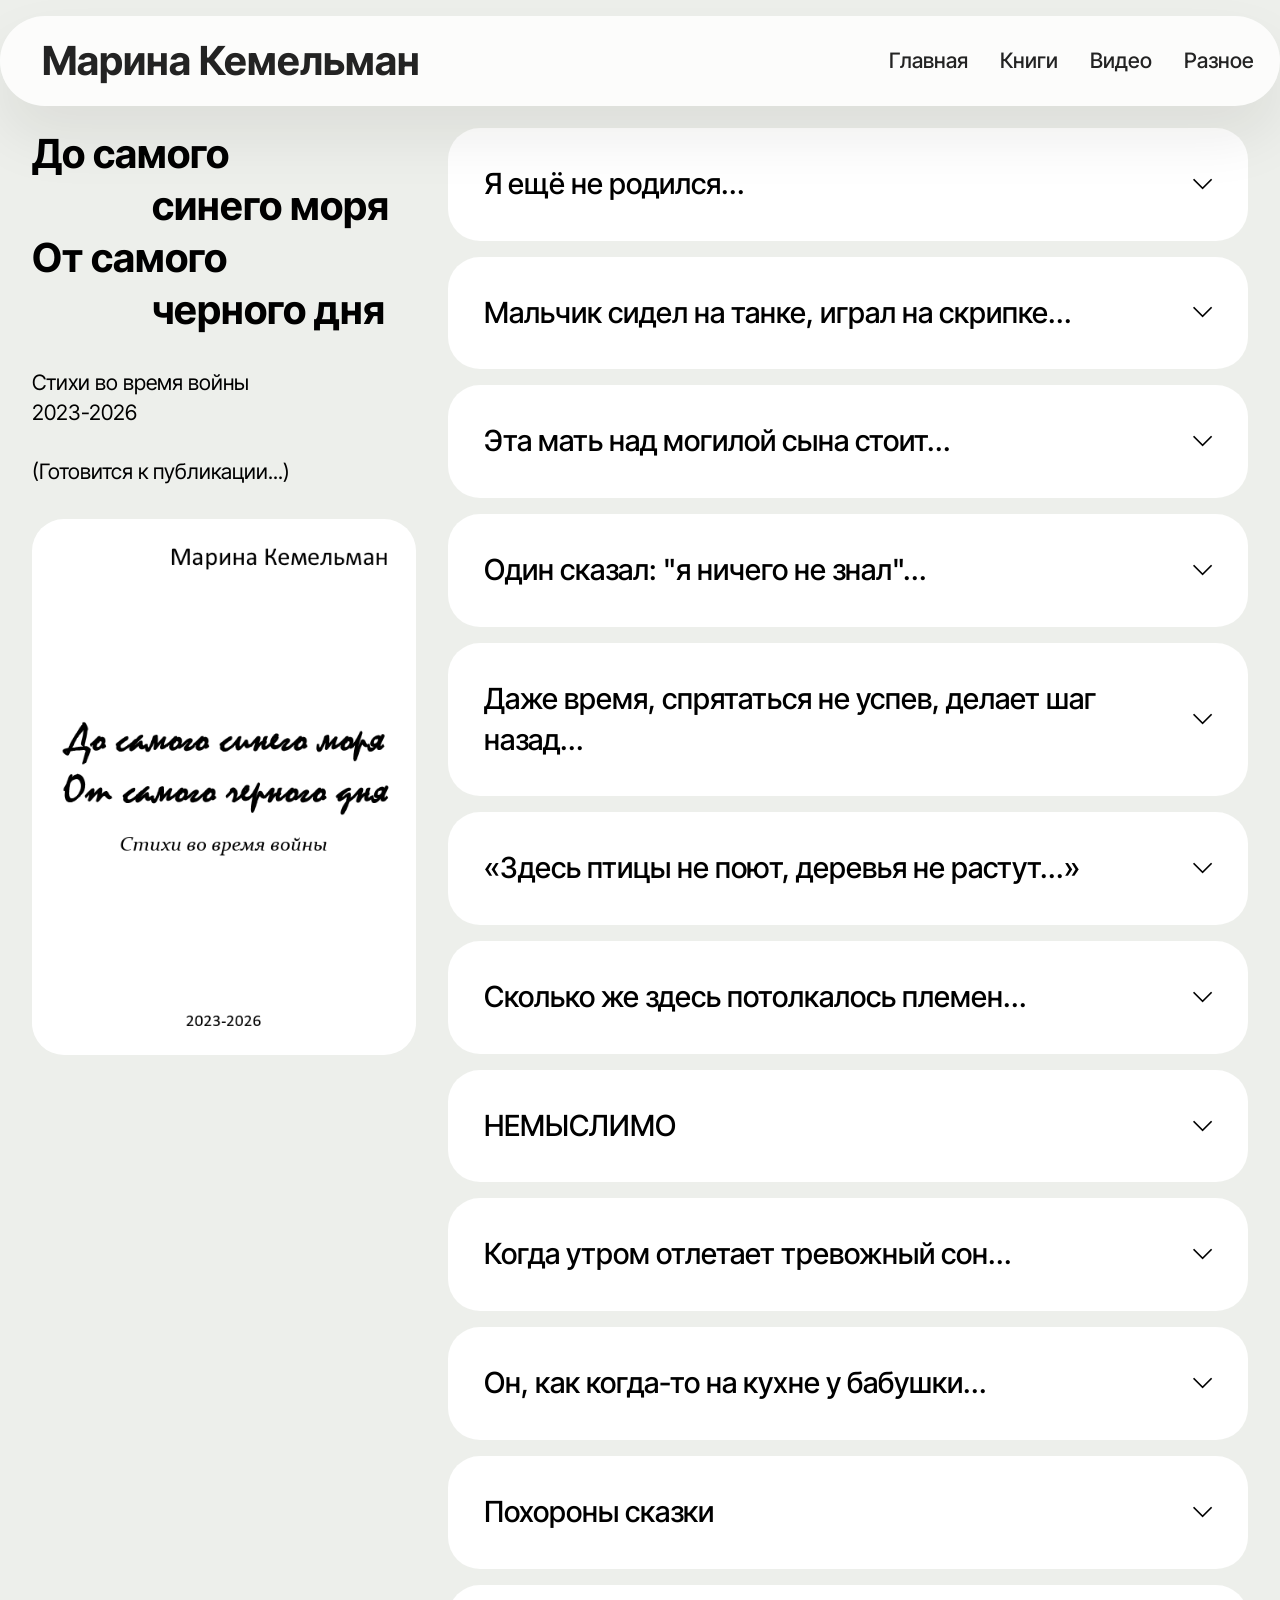
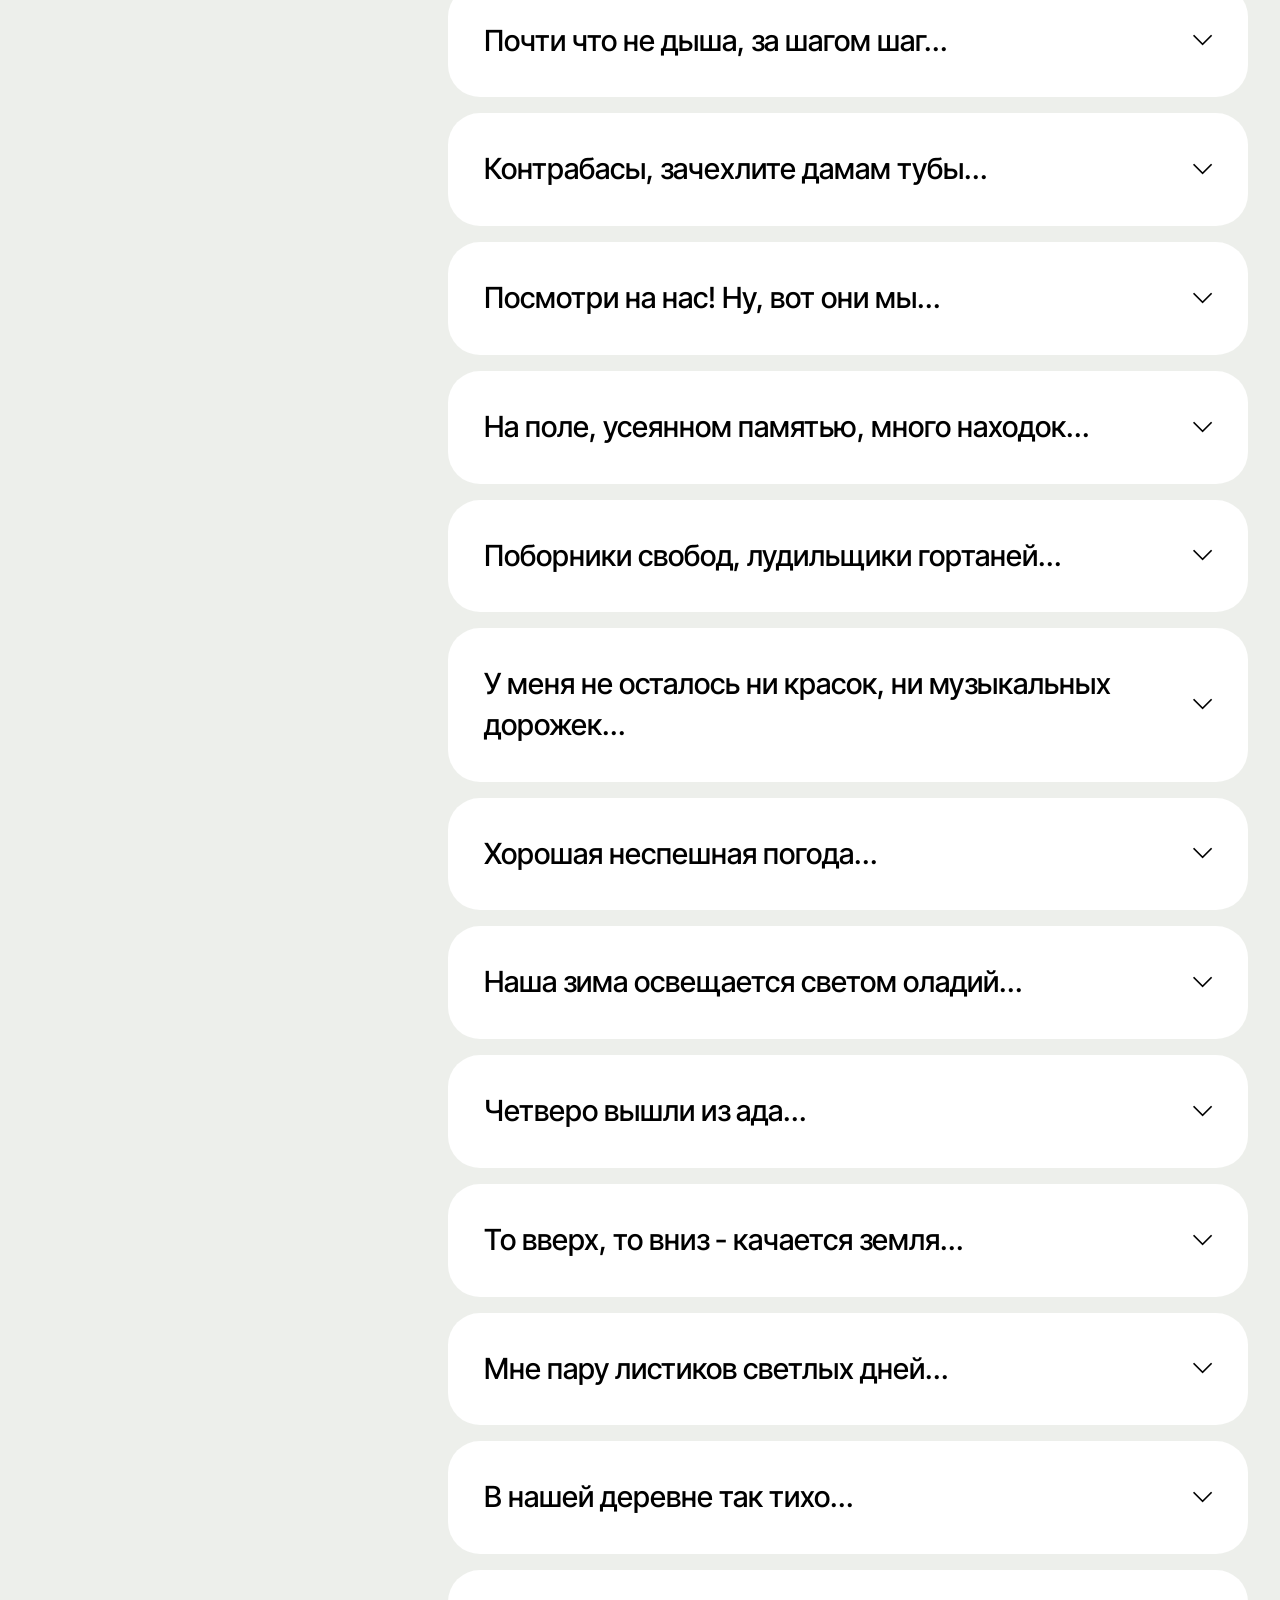
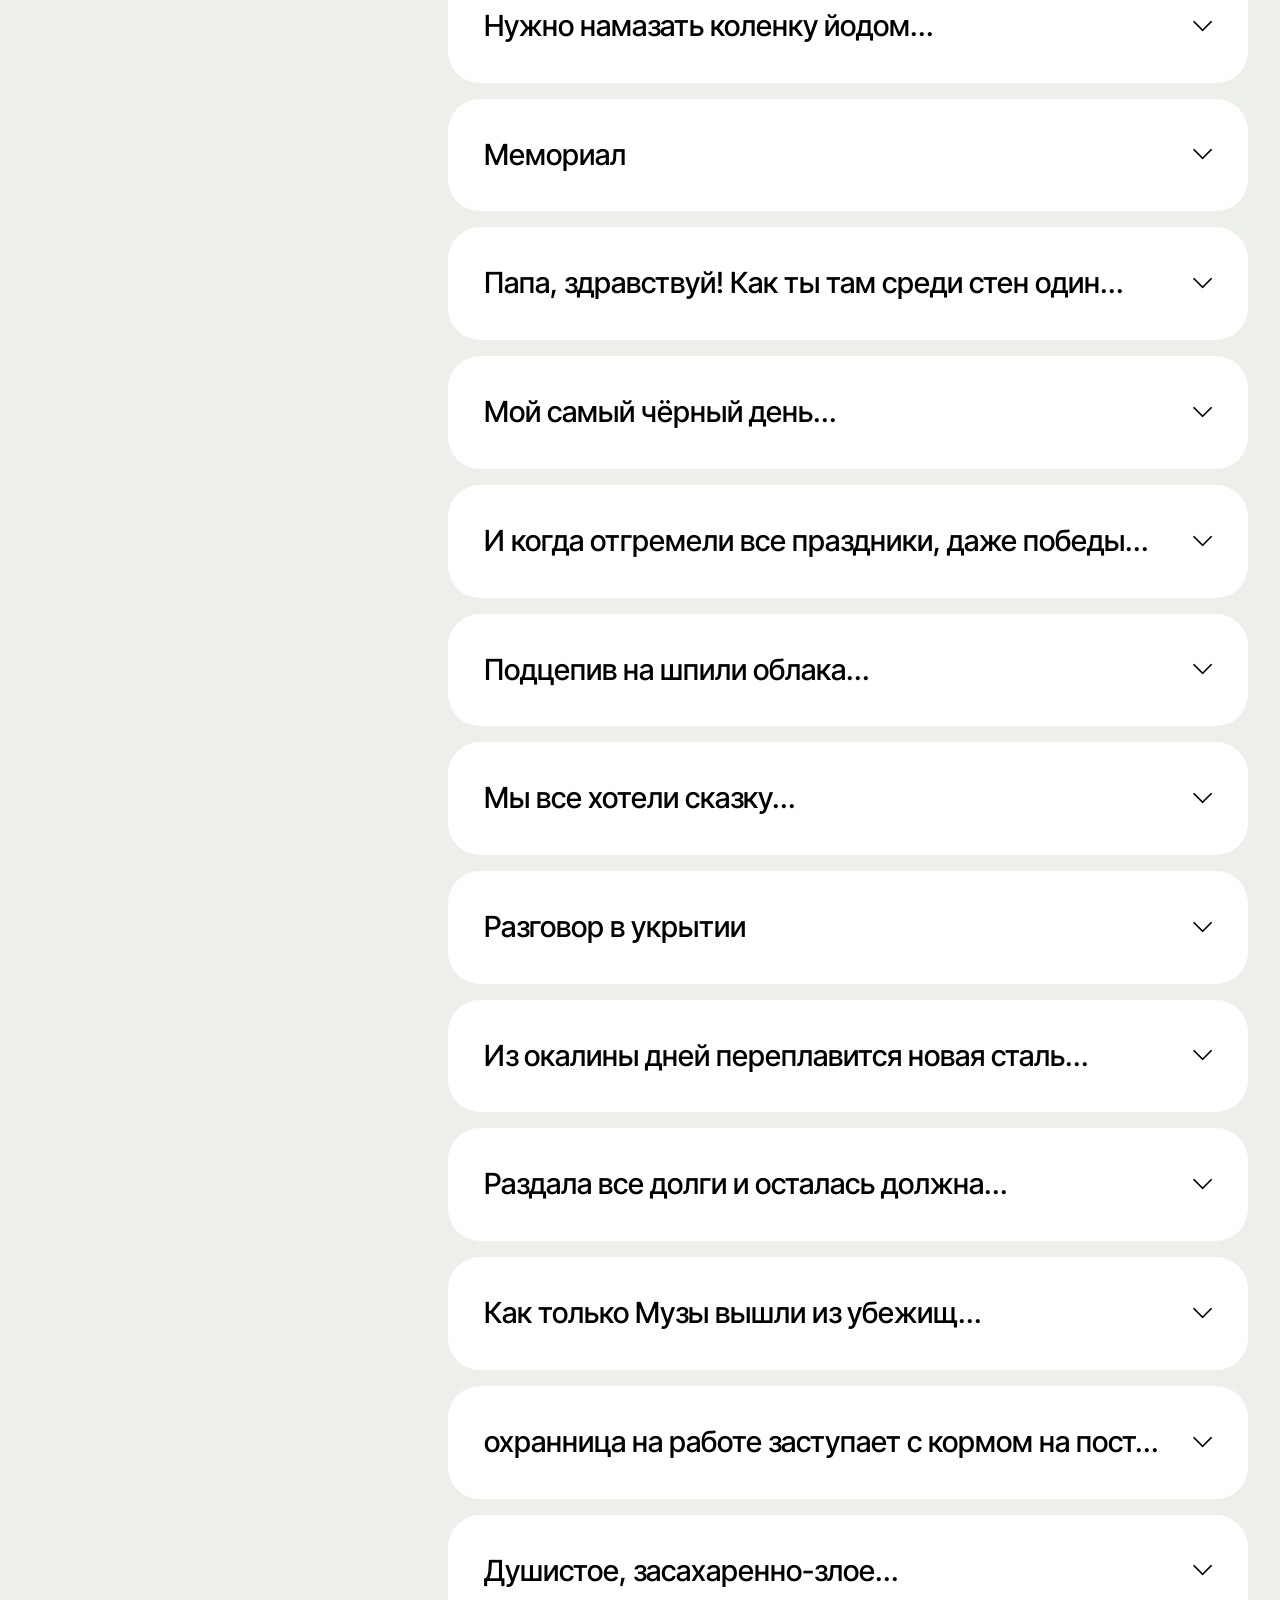
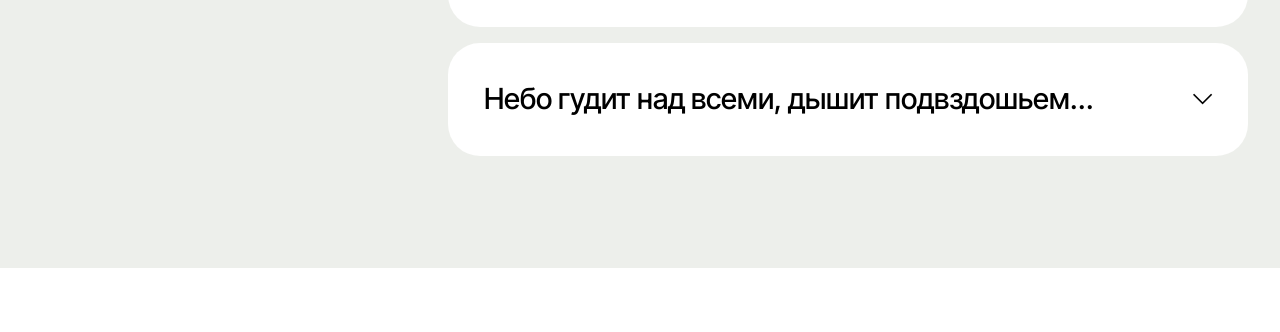
<file: book5.html>
<!DOCTYPE html>
<html>
<head>
  <!-- Site made with Mobirise Website Builder v6.1.9, https://mobirise.com -->
  <meta charset="UTF-8">
  <meta http-equiv="X-UA-Compatible" content="IE=edge">
  <meta name="generator" content="Mobirise v6.1.9, mobirise.com">
  <meta name="viewport" content="width=device-width, initial-scale=1, minimum-scale=1">
  <link rel="shortcut icon" href="assets/images/logo.png" type="image/x-icon">
  <meta name="description" content="">
  
  <title>Марина Кемельман - До самого синего моря От самого черного дня</title>
  <link rel="stylesheet" href="assets/web/assets/mobirise-icons2/mobirise2.css">
  <link rel="stylesheet" href="assets/bootstrap/css/bootstrap.min.css">
  <link rel="stylesheet" href="assets/animatecss/animate.css">
  <link rel="stylesheet" href="assets/dropdown/css/style.css">
  <link rel="stylesheet" href="assets/theme/css/style.css">
  <link rel="preload" href="https://fonts.googleapis.com/css?family=Inter+Tight:100,200,300,400,500,600,700,800,900,100i,200i,300i,400i,500i,600i,700i,800i,900i&display=swap" as="style" onload="this.onload=null;this.rel='stylesheet'">
  <noscript><link rel="stylesheet" href="https://fonts.googleapis.com/css?family=Inter+Tight:100,200,300,400,500,600,700,800,900,100i,200i,300i,400i,500i,600i,700i,800i,900i&display=swap"></noscript>
  <link rel="preload" as="style" href="assets/mobirise/css/mbr-additional.css?v=enELGW"><link rel="stylesheet" href="assets/mobirise/css/mbr-additional.css?v=enELGW" type="text/css">

</head>
<body>
  
  <section data-bs-version="5.1" class="menu menu1 cid-v5rI7OzzBz" once="menu" id="menu01-1o">

	<nav class="navbar navbar-dropdown navbar-fixed-top navbar-expand-lg">
		<div class="container">
			<div class="navbar-brand">
				
				<span class="navbar-caption-wrap"><a class="navbar-caption text-black display-6" href="index.html">Марина Кемельман</a></span>
			</div>
			<button class="navbar-toggler" type="button" data-toggle="collapse" data-bs-toggle="collapse" data-target="#navbarSupportedContent" data-bs-target="#navbarSupportedContent" aria-controls="navbarNavAltMarkup" aria-expanded="false" aria-label="Toggle navigation">
				<div class="hamburger">
					<span></span>
					<span></span>
					<span></span>
					<span></span>
				</div>
			</button>
			<div class="collapse navbar-collapse" id="navbarSupportedContent">
				<ul class="navbar-nav nav-dropdown nav-right" data-app-modern-menu="true"><li class="nav-item">
						<a class="nav-link link text-black text-primary display-4" href="index.html">Главная</a>
					</li>
					<li class="nav-item">
						<a class="nav-link link text-black text-primary display-4" href="books.html" aria-expanded="false">Книги</a>
					</li>
					<li class="nav-item">
						<a class="nav-link link text-black text-primary display-4" href="videos.html">Видео</a>
					</li>
                    <li class="nav-item">
                        <a class="nav-link link text-black text-primary display-4" href="other.html">Разное</a>
                    </li>
                </ul>
			</div>
		</div>
	</nav>
</section>

<section data-bs-version="5.1" class="list07 cid-v5rII974aa" id="list07-1p">
    
    <div class="container">
        <div class="row justify-content-center">

            <div class="col-lg-4">
                <div class="col-12 col-md-12">
                    <h5 class="mbr-section-subtitle mbr-fonts-style mt-0 mb-4 display-6"><strong>До самого
                        <br>&nbsp;&nbsp;&nbsp;&nbsp;&nbsp;&nbsp;&nbsp;&nbsp;&nbsp;&nbsp;&nbsp;&nbsp;&nbsp;&nbsp;&nbsp;синего моря
                        <br>От самого
                        <br>&nbsp;&nbsp;&nbsp;&nbsp;&nbsp;&nbsp;&nbsp;&nbsp;&nbsp;&nbsp;&nbsp;&nbsp;&nbsp;&nbsp;&nbsp;черного дня</strong></h5>
                    <h6 class="mbr-section-subtitle mbr-fonts-style mt-0 mb-4 display-7">Стихи во время войны
                        <br>2023-2026
                        <br>
                        <br>(Готовится к публикации...)</h6>
                    <img src="assets/images/book520-20frontpage20666-477x666.png" alt="Do samogo sinego morja">
                </div>
            </div>

            <div class="col-lg-8">
                <div id="bootstrap-accordion_29" class="panel-group accordionStyles accordion" role="tablist" aria-multiselectable="true">
                    </div>
                    <div class="card">
                        <div class="card-header" role="tab" id="headingOne">
                            <a role="button" class="panel-title collapsed" data-toggle="collapse" data-bs-toggle="collapse" data-core="" href="#collapse1_29" aria-expanded="false" aria-controls="collapse1">
                                <h6 class="panel-title-edit mbr-semibold mbr-fonts-style mb-0 display-5">
                                    Я ещё не родился...
                                </h6>
                                <span class="sign mbr-iconfont mobi-mbri-arrow-down"></span>
                            </a>
                        </div>
                        <div id="collapse1_29" class="panel-collapse noScroll collapse" role="tabpanel" aria-labelledby="headingOne" data-parent="#accordion" data-bs-parent="#bootstrap-accordion_29">
                            <div class="panel-body">
                                <p class="mbr-fonts-style panel-text display-7">
                                    Я ещё не родился, а мне уже вырвали сердце.
<br>Запустили обратный отсчет, не отмерив земного пути.
<br>Все меня берегли. Видишь, мама! Куда теперь деться,
<br>Когда эра зверья разрешила убийцам прийти?
<br>
<br>Ты кричала, рвалась и живот прикрывала руками,
<br>Пока нож и клыки разрывали мой сказочный мир.
<br>Мы с тобою ушли и еще много сотен за нами,
<br>Воронью оставляя посевы устраивать пир.
<br>
<br>Я не знаю, каким бы я стал, но, наверно, хорошим
<br>Или сильным, чтоб всем помогать и кого-то спасти,
<br>Но судьбу не прочесть в лоскутах окровавленной кожи,
<br>По тому что осталось на память, как пепел в горсти.
<br>
<br>Оказалась, что я ничего, кроме мук, не достоин -
<br>Даже имени нет, чтоб на камень могильный вписать...
<br>Мы в последний момент, понимая, кто ад здесь устроил,
<br>Своей плотью и кровью смогли про него рассказать.
<br>
<br>И сейчас наша кровь бьет в висках и глаза застилает,
<br>Но сухие ладони холодный взведут автомат.
<br>Не забудьте меня! !זיכרוני לברכה А убийцы узнают
<br>По особым приметам черты мои в лицах солдат.
                                </p>
                            </div>
                        </div>
                    </div>
                    <div class="card">
                        <div class="card-header" role="tab" id="headingOne">
                            <a role="button" class="panel-title collapsed" data-toggle="collapse" data-bs-toggle="collapse" data-core="" href="#collapse2_29" aria-expanded="false" aria-controls="collapse2">
                                <h6 class="panel-title-edit mbr-semibold mbr-fonts-style mb-0 display-5">
                                    Мальчик сидел на танке, играл на скрипке...
                                </h6>
                                <span class="sign mbr-iconfont mobi-mbri-arrow-down"></span>
                            </a>
                        </div>
                        <div id="collapse2_29" class="panel-collapse noScroll collapse" role="tabpanel" aria-labelledby="headingOne" data-parent="#accordion" data-bs-parent="#bootstrap-accordion_29">
                            <div class="panel-body">
                                <p class="mbr-fonts-style panel-text display-7">
                                    Мальчик сидел на танке, играл на скрипке,
<br>По лицу блуждала звезда-улыбка,
<br>Отражаясь в небе перед закатом,
<br>Мальчик рос музыкантом, а стал солдатом.
<br>
<br>И шакал заткнулся - сын лживой суки,
<br>Когда нору зверя накрыли звуки
<br>Хуже рёва и воя его сирены,
<br>Стрекотали пули в смычке Вселенной.
<br>
<br>Закрывались залы, пустели сцены,
<br>Оркестранты больше не брали пленных.
<br>Расписав аккорды, следуя такту,
<br>Строй держали в ритме и шли в атаку.
<br>
<br>Ноты свыше тонны несут солдаты.
<br>Патетические ночью дадут сонаты.
<br>Пусть оглохнут людвиги, что и так не слышат,
<br>А у нас в филармонии станет тише.
<br>
<br>Продолжай играть, запылённый гений,
<br>Каждый взмах пристрелен и вздох бесценен.
                                </p>
                            </div>
                        </div>
                    </div>
                    <div class="card">
                        <div class="card-header" role="tab" id="headingOne">
                            <a role="button" class="panel-title collapsed" data-toggle="collapse" data-bs-toggle="collapse" data-core="" href="#collapse3_29" aria-expanded="false" aria-controls="collapse3">
                                <h6 class="panel-title-edit mbr-semibold mbr-fonts-style mb-0 display-5">
                                    Эта мать над могилой сына стоит...
                                </h6>
                                <span class="sign mbr-iconfont mobi-mbri-arrow-down"></span>
                            </a>
                        </div>
                        <div id="collapse3_29" class="panel-collapse noScroll collapse" role="tabpanel" aria-labelledby="headingOne" data-parent="#accordion" data-bs-parent="#bootstrap-accordion_29">
                            <div class="panel-body">
                                <p class="mbr-fonts-style panel-text display-7">
                                    Эта мать над могилой сына стоит
<br>думает я бы легла поперек порога и не пустила
<br>
<br>Другая губу закусив вторит
<br>я б сломала ноги не знаю откуда нашлась бы сила
<br>
<br>Хор из сотен душ оплакивает потерю
<br>заглушая звонок а из-за каждой двери
<br>Нет уходите это ошибка не верю
<br>
<br>Мне нужно покормить из ложечки стирать пеленки
<br>надо ещё придумать сто слов купить зеленку
<br>дуть на ранку баюкать хвалить за победу
<br>ждать когда услышу мама готовь обед я еду
<br>снова ворчать что одежда в пыли и грязи
<br>воду нагреть для душа наполнить тазик
<br>ворохом цвета хаки и школьной формой
<br>и навсегда запомнить навек запомнить
<br>все мятежи бунтарство капризы двойки
<br>девушек череду поход турники и стойки
<br>сильные мышцы рук в глупой игре неудачу
<br>больно тебе малыш отстань
<br>мужчины не плачут и я не плачу
<br>хорошо но помни что для меня ты лучший
<br>самый чудесный зайчик пушистый котик солнечный лучик
<br>вон фотокарточка на самом почетном месте
<br>где мы все вместе навеки вместе
<br>тебе еще поступать жениться рожать мне внуков
<br>отказываться от помощи по хозяйству ну ладно только поменьше лука
<br>подбрасывать высоко ребенка быть опорой
<br>я же отстану на полшага но не скоро не бойся не скоро
<br>
<br>все мои гены взойти успеют на этой ниве
<br>тебе же нужно лишь быть счастливым лишь быть счастливым
<br>мне ведь не жалко всей своей крови всех сил возьмите
<br>но не звоните пожалуйста не звоните Неееет.....
                                </p>
                            </div>
                        </div>
                    </div>
                    <div class="card">
                        <div class="card-header" role="tab" id="headingOne">
                            <a role="button" class="panel-title collapsed" data-toggle="collapse" data-bs-toggle="collapse" data-core="" href="#collapse4_29" aria-expanded="false" aria-controls="collapse4">
                                <h6 class="panel-title-edit mbr-semibold mbr-fonts-style mb-0 display-5">
                                    Один сказал: "я ничего не знал"...
                                </h6>
                                <span class="sign mbr-iconfont mobi-mbri-arrow-down"></span>
                            </a>
                        </div>
                        <div id="collapse4_29" class="panel-collapse noScroll collapse" role="tabpanel" aria-labelledby="headingOne" data-parent="#accordion" data-bs-parent="#bootstrap-accordion_29">
                            <div class="panel-body">
                                <p class="mbr-fonts-style panel-text display-7">
                                    Один сказал: "я ничего не знал",
<br>другие замычали: "мы не мы...ли
<br>ни раму, рану, кровь, мишени в тире,
<br>а просто дружно шли на водопой".
<br>
<br>и вонь во все края, и вечный вой.
<br>они толпой, а нам всех поимённо,
<br>склонив пред каждым лишь на миг главу
<br>и записав недельную главу,
<br>идти у смерти отнимать жратву,
<br>чтоб, даже ужин не отдав врагу,
<br>её обедне помешав и тризне,
<br>забыв про страх, не думать с укоризной
<br>бессмысленных "зачто" и "почему".
<br>
<br>Да потому! что поперек толпы,
<br>батьков, ослов, невежества и горла
<br>шагаем век за веком все без горна, царя в башке
<br>и, получая в морду, проклятья произносим, как псалмы.
                                </p>
                            </div>
                        </div>
                    </div>
                    <div class="card">
                        <div class="card-header" role="tab" id="headingOne">
                            <a role="button" class="panel-title collapsed" data-toggle="collapse" data-bs-toggle="collapse" data-core="" href="#collapse5_29" aria-expanded="false" aria-controls="collapse5">
                                <h6 class="panel-title-edit mbr-semibold mbr-fonts-style mb-0 display-5">
                                    Даже время, спрятаться не успев, делает шаг назад...
                                </h6>
                                <span class="sign mbr-iconfont mobi-mbri-arrow-down"></span>
                            </a>
                        </div>
                        <div id="collapse5_29" class="panel-collapse noScroll collapse" role="tabpanel" aria-labelledby="headingOne" data-parent="#accordion" data-bs-parent="#bootstrap-accordion_29">
                            <div class="panel-body">
                                <p class="mbr-fonts-style panel-text display-7">
                                    Даже время, спрятаться не успев, делает шаг назад,
<br>Уступая дорогу огнегривому льву,
<br>Вол уперся рогами в землю, бычится и охраняет сад,
<br>Небо отдано под защиту золотому орлу.
<br>Где-то в нейтральных водах тихо идет форель,
<br>Время держится из последних сил, чтоб не пойти по шву.
<br>Молиться бессмысленно, так кто же там шепчет «верь,
<br>Эти четверо, обещаю, не будут сидеть шиву
<br>По тому, кто прикрыт магеном из минутных спиц чертова колеса,
<br>Чей будет остр и безжалостен старый железный меч».
<br>Колесница времени трясется от взрывов, возница опаздывает на полчаса 
<br>На гору Мегидо к месту последних встреч...
                                </p>
                            </div>
                        </div>
                    </div>
                    <div class="card">
                        <div class="card-header" role="tab" id="headingOne">
                            <a role="button" class="panel-title collapsed" data-toggle="collapse" data-bs-toggle="collapse" data-core="" href="#collapse6_29" aria-expanded="false" aria-controls="collapse6">
                                <h6 class="panel-title-edit mbr-semibold mbr-fonts-style mb-0 display-5">
                                    «Здесь птицы не поют, деревья не растут...»
                                </h6>
                                <span class="sign mbr-iconfont mobi-mbri-arrow-down"></span>
                            </a>
                        </div>
                        <div id="collapse6_29" class="panel-collapse noScroll collapse" role="tabpanel" aria-labelledby="headingOne" data-parent="#accordion" data-bs-parent="#bootstrap-accordion_29">
                            <div class="panel-body">
                                <p class="mbr-fonts-style panel-text display-7">
                                    А птицы поют, представляете, птицы поют,
<br>И будто бы нет ни войны, ни горящей пустыни.
<br>Небесной обители славят хозяина имя
<br>Иль сетуют, что на земле стал опасен приют?
<br>
<br>А птицы, какая банальность, летают, парят,
<br>Не видя домов, что вчера превратились в руины,
<br>И крошки клюют, под ногами шагая рутинно,
<br>И гадят на всех, невзирая на чин и наряд.
<br>
<br>Но даже они - бестолковый, безмозглый отряд -
<br>Погост отыскали в пути укрываясь от пули,
<br>На крышах шатров городских, что стоят в карауле
<br>По тем, кто как пели «вчера не вернулся назад».
<br>
<br>А в этих шатрах равнодушные люди сидят,
<br>Не слышат слова утешения, просьбы покушать.
<br>Они говорят с неживыми, не вздумай разрушить
<br>Беззвучную нить диалогов! и птицы молчат...
<br>
<br>А после кричат, вместе с нами на Б-га кричат,
<br>Как души, что тела лишившись отправились в кущи,
<br>Конечно же райские, там и спокойней и глуше
<br>Проклятья сирен и проклятия наши звучат.
<br>
<br>Сливаются трели и клич боевой у солдат.
<br>«Несущему смерть отомстится их кровь во сто крат, 
<br>во сто крат,
<br>во сто крат».
<br>ננקום את דמם...
                                </p>
                            </div>
                        </div>
                    </div>
                    <div class="card">
                        <div class="card-header" role="tab" id="headingOne">
                            <a role="button" class="panel-title collapsed" data-toggle="collapse" data-bs-toggle="collapse" data-core="" href="#collapse7_29" aria-expanded="false" aria-controls="collapse7">
                                <h6 class="panel-title-edit mbr-semibold mbr-fonts-style mb-0 display-5">
                                    Сколько же здесь потолкалось племен...
                                </h6>
                                <span class="sign mbr-iconfont mobi-mbri-arrow-down"></span>
                            </a>
                        </div>
                        <div id="collapse7_29" class="panel-collapse noScroll collapse" role="tabpanel" aria-labelledby="headingOne" data-parent="#accordion" data-bs-parent="#bootstrap-accordion_29">
                            <div class="panel-body">
                                <p class="mbr-fonts-style panel-text display-7">
                                    Сколько же здесь потолкалось племен?!
<br>А кровь проливают и ныне, как встарь.
<br>Ведь каждый проклятием благословлен -
<br>Не плачь, не трудись, недоучка-звонарь.
<br>
<br>Я корку сухую горелой земли
<br>Из Мертвого моря посыплю сольцой,
<br>Схоронят краюху ладони мои
<br>У сердца, чтоб нам не досталось другой -
<br>Чужбиной горчащий тюремный паек.
<br>
<br>Гори синим пламенем белый миндаль!
<br>У каждого в горле стоят поперек
<br>И споры, и распри, но нынче, как встарь...
<br>
<br>Мы старое племя негнущихся шей,
<br>Голов гениальных, скрипящий колен,
<br>Мы знаем, что гниль поползет из щелей
<br>И смерть предпочтительней будет, чем плен.
<br>
<br>Поэтому сеем, лелеем, растим
<br>Железных колосьев стальные поля
<br>И глотки, кричащие не теилим,
<br>Насытим, чтоб снова рожала земля.
                                </p>
                            </div>
                        </div>
                    </div>
                    <div class="card">
                        <div class="card-header" role="tab" id="headingOne">
                            <a role="button" class="panel-title collapsed" data-toggle="collapse" data-bs-toggle="collapse" data-core="" href="#collapse8_29" aria-expanded="false" aria-controls="collapse8">
                                <h6 class="panel-title-edit mbr-semibold mbr-fonts-style mb-0 display-5">
                                    НЕМЫСЛИМО
                                </h6>
                                <span class="sign mbr-iconfont mobi-mbri-arrow-down"></span>
                            </a>
                        </div>
                        <div id="collapse8_29" class="panel-collapse noScroll collapse" role="tabpanel" aria-labelledby="headingOne" data-parent="#accordion" data-bs-parent="#bootstrap-accordion_29">
                            <div class="panel-body">
                                <p class="mbr-fonts-style panel-text display-7">
                                    До самого синего моря
<br>От самого черного дня
<br>Судьба наша чаша для боли,
<br>Увы, да не минет тебя.
<br>Смотри, вон в машину садится
<br>Звериных отродьев гроза.
<br>Успела ли мама проститься,
<br>Запомнила ль эти глаза?
<br>Отмщения, Г-ди, мести! -
<br>Стучат барабаны в висок.
<br>Я знаю, они уже вместе -
<br>Подруга моя и сынок.
<br>Мы были глупы и наивны,
<br>Не веря в природу врага.
<br>В Кфар-Азе не кадры из фильмы...
<br>И тянется к горлу рука,
<br>Чтоб вырвать глубинный, безумный
<br>Рык матери этой земли,
<br>Родившей святых Исполинов-
<br>Младенцев, как спас...на крови
                                </p>
                            </div>
                        </div>
                    </div>
                    <div class="card">
                        <div class="card-header" role="tab" id="headingOne">
                            <a role="button" class="panel-title collapsed" data-toggle="collapse" data-bs-toggle="collapse" data-core="" href="#collapse9_29" aria-expanded="false" aria-controls="collapse9">
                                <h6 class="panel-title-edit mbr-semibold mbr-fonts-style mb-0 display-5">
                                    Когда утром отлетает тревожный сон...
                                </h6>
                                <span class="sign mbr-iconfont mobi-mbri-arrow-down"></span>
                            </a>
                        </div>
                        <div id="collapse9_29" class="panel-collapse noScroll collapse" role="tabpanel" aria-labelledby="headingOne" data-parent="#accordion" data-bs-parent="#bootstrap-accordion_29">
                            <div class="panel-body">
                                <p class="mbr-fonts-style panel-text display-7">
                                    Когда утром отлетает тревожный сон,
<br>Солнечный свет заменяет ночной кошмар.
<br>Семью и дела заслоняет твой телефон:
<br>Разрушений - нет, обстрелов - нет. Просто божий дар.
<br>
<br>Потом на полусогнутых вялых месишь день,
<br>А вечером силишься в небе услышать гул,
<br>И сам, как в вате, и что-либо делать лень.
<br>Если до трех не дотянул - не уснул.
<br>
<br>Что ж ты жалеешь себя, мелкая вошь,
<br>Там есть Атланты, которые месяц не спят.
<br>Я не жалею, но раздражает дрожь,
<br>Глупо считать, что кофеин виноват.
<br>
<br>Теперь все сутки разбиты по новостям,
<br>Взгляд бы сосредоточить на красоте вокруг.
<br>Время, нам нужно время, нам нужно, нам...
<br>Мир так прекрасен для всех, только нам не друг.
<br>
<br>Бояться непродуктивно, нужно учиться стрелять,
<br>Нужно пытаться силы найти внутри.
<br>Бог-второгодник допускает ошибку опять.
<br>Задано дважды два - пишет ответ тридцать три.
                                </p>
                            </div>
                        </div>
                    </div>
                    <div class="card">
                        <div class="card-header" role="tab" id="headingOne">
                            <a role="button" class="panel-title collapsed" data-toggle="collapse" data-bs-toggle="collapse" data-core="" href="#collapse10_29" aria-expanded="false" aria-controls="collapse10">
                                <h6 class="panel-title-edit mbr-semibold mbr-fonts-style mb-0 display-5">
                                    Он, как когда-то на кухне у бабушки...
                                </h6>
                                <span class="sign mbr-iconfont mobi-mbri-arrow-down"></span>
                            </a>
                        </div>
                        <div id="collapse10_29" class="panel-collapse noScroll collapse" role="tabpanel" aria-labelledby="headingOne" data-parent="#accordion" data-bs-parent="#bootstrap-accordion_29">
                            <div class="panel-body">
                                <p class="mbr-fonts-style panel-text display-7">
                                    Он, как когда-то на кухне у бабушки, перебирает крупу,
<br>Черные плёночки, чистые ядрышки, ходики в дальнем углу.
<br>Зёрнышек истины малая толика, мусора целый мешок,
<br>Бабушка в кресле-качалке довольная - вырос помощник внучек.
<br>
<br>Каша, конечно, слегка подгорелая, ладно, схомячим и так,
<br>Спорится дело, коль руки умелые, ярко пылает очаг.
<br>Много котлов и работы немеряно - бесы снуют и снуют,
<br>Бабушка мирно качается в креслице, что добавляет уют.
<br>
<br>Этих очистили, этих оставили, тех перемелем в труху,
<br>Все притомились, в угаре и пламени нынче запарка в аду.
<br>Сыпят и сыпятся в жерло разверзлое души, летя от косы,
<br>Знак бесконечности скоро закончится. Переверните часы.
                                </p>
                            </div>
                        </div>
                    </div>
                    <div class="card">
                        <div class="card-header" role="tab" id="headingOne">
                            <a role="button" class="panel-title collapsed" data-toggle="collapse" data-bs-toggle="collapse" data-core="" href="#collapse11_29" aria-expanded="false" aria-controls="collapse11">
                                <h6 class="panel-title-edit mbr-semibold mbr-fonts-style mb-0 display-5">
                                    Похороны сказки
                                </h6>
                                <span class="sign mbr-iconfont mobi-mbri-arrow-down"></span>
                            </a>
                        </div>
                        <div id="collapse11_29" class="panel-collapse noScroll collapse" role="tabpanel" aria-labelledby="headingOne" data-parent="#accordion" data-bs-parent="#bootstrap-accordion_29">
                            <div class="panel-body">
                                <p class="mbr-fonts-style panel-text display-7">
                                    Если бы было возможно остаться в стеклянном гробу,
<br>Спать беспробудно, ланитами нежно алея,
<br>Чтобы вниманье привлечь к колористике Грея,
<br>Явно без дела гулявшего в барах в порту...
<br>
<br>Если бы было реально поехать на бал,
<br>Всех удивить из кареты наваренным кофе,
<br>Принца добавив в инсту отфильтровывать профиль
<br>Так, чтобы лайков пошёл нескончаемый вал...
<br>
<br>Если бы было уместно продать пирожки,
<br>Маме отдать капитал для вязания шапок
<br>ляк вместе с крысой спокойный найти полустанок,
<br>Где станционный смотритель играет в снежки...
<br>
<br>Если бы было не страшно довериться льву
<br>С кучей соломы подмышкой и ржавой секирой,
<br>Царь рыжекудрый заехал бы каменной лирой
<br>Прямо меж глаз филистимскому горе-врагу...
<br>
<br>Если бы было несложно убить короля,
<br>Серую армию выгнав из длинных туннелей,
<br>Словно орешки, пощёлкав конкретные цели,
<br>Сказкою стала б от края до края земля...
<br>
<br>Если бы страшные сны нам приснились не зря...
                                </p>
                            </div>
                        </div>
                    </div>
                    <div class="card">
                        <div class="card-header" role="tab" id="headingOne">
                            <a role="button" class="panel-title collapsed" data-toggle="collapse" data-bs-toggle="collapse" data-core="" href="#collapse12_29" aria-expanded="false" aria-controls="collapse12">
                                <h6 class="panel-title-edit mbr-semibold mbr-fonts-style mb-0 display-5">
                                    Почти что не дыша, за шагом шаг...
                                </h6>
                                <span class="sign mbr-iconfont mobi-mbri-arrow-down"></span>
                            </a>
                        </div>
                        <div id="collapse12_29" class="panel-collapse noScroll collapse" role="tabpanel" aria-labelledby="headingOne" data-parent="#accordion" data-bs-parent="#bootstrap-accordion_29">
                            <div class="panel-body">
                                <p class="mbr-fonts-style panel-text display-7">
                                    Почти что не дыша, за шагом шаг -
<br>Опасная ловушками дорога,
<br>А ты всего лишь с цифрой шар у Б-га,
<br>Играющего душами в петанк,
<br>
<br>Чтоб каждый проиграл в его лото.
<br>И мы, не отрываясь от экрана,
<br>Следим за розыгрышем этим окаянным,
<br>Запрятав страх в расстрелянных пальто.
<br>
<br>Безумный извращенный балаган,
<br>Набита пулями смертельная рулетка.
<br>Кто будет первый - я или соседка?
<br>Рука холодная вращает барабан.
<br>
<br>Смотри же, Гамлет, где твое to be! -
<br>Шекспир в бессилии изламывает перья.
<br>Потомки в хаки, нынче ваше время.
<br>Чертите Узи линии судьбы.
<br>
<br>Когда же Он закончит страшный матч,
<br>Чтоб персик золотой был жив в финале?
<br>Идет в крови... 
<br>Не поскользнись на пьедестале!
<br>Без жертв отдав планеты сдутый мяч.
                                </p>
                            </div>
                        </div>
                    </div>
                    <div class="card">
                        <div class="card-header" role="tab" id="headingOne">
                            <a role="button" class="panel-title collapsed" data-toggle="collapse" data-bs-toggle="collapse" data-core="" href="#collapse13_29" aria-expanded="false" aria-controls="collapse13">
                                <h6 class="panel-title-edit mbr-semibold mbr-fonts-style mb-0 display-5">
                                    Контрабасы, зачехлите дамам тубы...
                                </h6>
                                <span class="sign mbr-iconfont mobi-mbri-arrow-down"></span>
                            </a>
                        </div>
                        <div id="collapse13_29" class="panel-collapse noScroll collapse" role="tabpanel" aria-labelledby="headingOne" data-parent="#accordion" data-bs-parent="#bootstrap-accordion_29">
                            <div class="panel-body">
                                <p class="mbr-fonts-style panel-text display-7">
                                    Контрабасы, зачехлите дамам тубы,
<br>По арфисткам перевыполнены планы.
<br>Чу, весна! Селедки прячут шубы,
<br>Горны кончились, остались барабаны.
<br>
<br>Барабанам, не угодным генералам,
<br>Отправляли перековывать орала,
<br>Микрофоны отштампуют по лекалам
<br>Запыленным: много слов, но сути мало.
<br>
<br>Остается по партерам стулом греться,
<br>Убаюкав на коленях кошку-музу,
<br>В горле ком щекочет кадрами из детства,
<br>Да кошак, зевая, скрябает по пузу.
<br>
<br>Убежать под своды величавых звуков
<br>И просить мгновения не стремиться в бездну,
<br>Чтобы приводить за руку внуков
<br>В зал концертный, в сотый раз воскреснув.
<br>
<br>Героических кантат на всех не хватит.
<br>Звон во все края - в остатке бубен.
<br>Мир в финале глухоту оплатит,
<br>Если доживет до ноты Будень...
                                </p>
                            </div>
                        </div>
                    </div>
                    <div class="card">
                        <div class="card-header" role="tab" id="headingOne">
                            <a role="button" class="panel-title collapsed" data-toggle="collapse" data-bs-toggle="collapse" data-core="" href="#collapse14_29" aria-expanded="false" aria-controls="collapse14">
                                <h6 class="panel-title-edit mbr-semibold mbr-fonts-style mb-0 display-5">
                                    Посмотри на нас! Ну, вот они мы...
                                </h6>
                                <span class="sign mbr-iconfont mobi-mbri-arrow-down"></span>
                            </a>
                        </div>
                        <div id="collapse14_29" class="panel-collapse noScroll collapse" role="tabpanel" aria-labelledby="headingOne" data-parent="#accordion" data-bs-parent="#bootstrap-accordion_29">
                            <div class="panel-body">
                                <p class="mbr-fonts-style panel-text display-7">
                                    Посмотри на нас! Ну, вот они мы.
<br>Тебе мало было одной войны,
<br>
<br>Ты устраивал здесь ещё и еще,
<br>Только в чем был твой деловой расчет?
<br>
<br>Старый мальчик скучен и глуховат -
<br>Он не видит людей, он играет в солдат,
<br>
<br>Продвигает фигуры, врет о стезе,
<br>Но ведь пешка не думает о ферзе.
<br>
<br>На доске расчерченной из года в год
<br>В каждой клетке топчется злой народ.
<br>
<br>У соседей кажется клеть светлей,
<br>Шахи матом кроют. 
<br>
<br>А иудей,
<br>Поднимаясь вглубь, углубляясь вверх,
<br>Наблюдая за сменой кровавых вех -
<br>Мыши, зубы щеря, кричат «Возня!» - 
<br>Выживает улиткой на склоне дня.
<br>
<br>И сидит в обнимку с глухим отцом,
<br>Называя по привычке старика Творцом,
<br>
<br>Гладит нежно его по холодной спине,
<br>Тихо шепчет «Абале, повернись ко мне,
<br>
<br>Посмотри на нас, на своих детей!»,
<br>Но в глазах смотрящего лишь игра теней...
                                </p>
                            </div>
                        </div>
                    </div>
                    <div class="card">
                        <div class="card-header" role="tab" id="headingOne">
                            <a role="button" class="panel-title collapsed" data-toggle="collapse" data-bs-toggle="collapse" data-core="" href="#collapse15_29" aria-expanded="false" aria-controls="collapse15">
                                <h6 class="panel-title-edit mbr-semibold mbr-fonts-style mb-0 display-5">
                                    На поле, усеянном памятью, много находок...
                                </h6>
                                <span class="sign mbr-iconfont mobi-mbri-arrow-down"></span>
                            </a>
                        </div>
                        <div id="collapse15_29" class="panel-collapse noScroll collapse" role="tabpanel" aria-labelledby="headingOne" data-parent="#accordion" data-bs-parent="#bootstrap-accordion_29">
                            <div class="panel-body">
                                <p class="mbr-fonts-style panel-text display-7">
                                    На поле, усеянном памятью, много находок -
<br>Насущных простых повседневных и мирных вещей.
<br>Они потерялись в лавине пугающих сводок
<br>О сотнях погибших и разом застигнутых горем людей.
<br>
<br>И все рюкзаки, покрывала, очки, портсигары,
<br>Ключи на брелоке, часы, одинокий башмак
<br>Частицу хранят ДНК и кровавые раны,
<br>Хозяев тепло, бег минут и убийственный мрак.
<br>
<br>Они сослужить бы могли еще добрую службу,
<br>Но брошены жертвенным агнцем на страшный алтарь.
<br>Теперь превращаются в горы и давят на душу,
<br>И с грузом тяжелым несется сквозь время грабарь.
<br>
<br>А я, словно бледная тень исторических фактов 
<br>На пыльной поверхности в раме седого стекла,
<br>Пытаюсь найти среди патины траурных тактов
<br>Живую музЫку, но слышу лишь страшное «ааааа».
<br>
<br>Я помню, стояла в кулисах висящих талитов
<br>Пред кучей посуды, одежды и срезанных кос
<br>И знала, что мне не вернуться сожженной, обритой,
<br>Из мира, где руки нам всем затаврил Холокост...
                                </p>
                            </div>
                        </div>
                    </div>
                    <div class="card">
                        <div class="card-header" role="tab" id="headingOne">
                            <a role="button" class="panel-title collapsed" data-toggle="collapse" data-bs-toggle="collapse" data-core="" href="#collapse16_29" aria-expanded="false" aria-controls="collapse16">
                                <h6 class="panel-title-edit mbr-semibold mbr-fonts-style mb-0 display-5">
                                    Поборники свобод, лудильщики гортаней...
                                </h6>
                                <span class="sign mbr-iconfont mobi-mbri-arrow-down"></span>
                            </a>
                        </div>
                        <div id="collapse16_29" class="panel-collapse noScroll collapse" role="tabpanel" aria-labelledby="headingOne" data-parent="#accordion" data-bs-parent="#bootstrap-accordion_29">
                            <div class="panel-body">
                                <p class="mbr-fonts-style panel-text display-7">
                                    Поборники свобод, лудильщики гортаней,
<br>Так сколько нужно вам расстрелянных суббот?
<br>Весь мир трещит по швам давно истлевшей ткани
<br>В попытках извести живучий мой народ.
<br>
<br>«Ату его!» - кричат и нет иной печали.
<br>Неужто дом у вас другим огнем сгорит?
<br>Пытаетесь стереть того, кто был в начале,
<br>Как будто не про вас написан Берешит.
<br>
<br>Другой пылИ замес и замысел отличен,
<br>И плоть, и кровь не те, про нос не говоря.
<br>Один Исход, второй, нам в общем безразлично,
<br>Прощения не дав. И кончится Земля.
<br>
<br>Не следует пенять на тени в амальгаме,
<br>Не стоит обвинять ни Запад, ни Восток.
<br>Никто вас не найдет в стальной оконной раме,
<br>Поскольку поутру к вам не заглянет Б-г.
<br>
<br>Но даже заглянув, узреет лишь пустоты,
<br>Подумав «ни души», замкнет плотнее дверь.
<br>Отечеств не найдя, в Хнаан уйдут пророки,
<br>Оставив на песке последним слово «верь»...
                                </p>
                            </div>
                        </div>
                    </div>
                    <div class="card">
                        <div class="card-header" role="tab" id="headingOne">
                            <a role="button" class="panel-title collapsed" data-toggle="collapse" data-bs-toggle="collapse" data-core="" href="#collapse17_29" aria-expanded="false" aria-controls="collapse17">
                                <h6 class="panel-title-edit mbr-semibold mbr-fonts-style mb-0 display-5">
                                    У меня не осталось ни красок, ни музыкальных дорожек...
                                </h6>
                                <span class="sign mbr-iconfont mobi-mbri-arrow-down"></span>
                            </a>
                        </div>
                        <div id="collapse17_29" class="panel-collapse noScroll collapse" role="tabpanel" aria-labelledby="headingOne" data-parent="#accordion" data-bs-parent="#bootstrap-accordion_29">
                            <div class="panel-body">
                                <p class="mbr-fonts-style panel-text display-7">
                                    У меня не осталось ни красок, ни музыкальных дорожек,
<br>ни сил, А слова... Что слова? - их с бумаги смывает дождь.
<br>Я не вижу Б-га, который бы отомстил,
<br>Я не знаю Б-га, что сможет унять мне дрожь.
<br>
<br>Я стою на кладбище, хороню потомков, открыта для всех ветров.
<br>Здесь когда-то играли дети -
<br>Это парк, где не слышно ни смеха,
<br>ни криков,
<br>вообще каких-либо голосов,
<br>Только я и горе на всем ненавистном свете.
<br>
<br>Мне нельзя примерять на себя ни одну судьбу,
<br>Но в тиши, когда на ночь целую дочь,
<br>Я шепчу не «Шма, Исраэль», а «подходите ближе, я всех убью,
<br>Кто желает наше будущее перебороть».
                                </p>
                            </div>
                        </div>
                    </div>
                    <div class="card">
                        <div class="card-header" role="tab" id="headingOne">
                            <a role="button" class="panel-title collapsed" data-toggle="collapse" data-bs-toggle="collapse" data-core="" href="#collapse18_29" aria-expanded="false" aria-controls="collapse18">
                                <h6 class="panel-title-edit mbr-semibold mbr-fonts-style mb-0 display-5">
                                    Хорошая неспешная погода...
                                </h6>
                                <span class="sign mbr-iconfont mobi-mbri-arrow-down"></span>
                            </a>
                        </div>
                        <div id="collapse18_29" class="panel-collapse noScroll collapse" role="tabpanel" aria-labelledby="headingOne" data-parent="#accordion" data-bs-parent="#bootstrap-accordion_29">
                            <div class="panel-body">
                                <p class="mbr-fonts-style panel-text display-7">
                                    Хорошая неспешная погода,
<br>Набрать бы слов, как семечек, в карманы
<br>И спрятаться подальше в «за полгода»,
<br>И продолжать гулять и строить планы.
<br>
<br>Остаться бы счастливым и безмолвным,
<br>Как летние каникулы в альбоме,
<br>Где всё ещё живых смеются сонмы,
<br>Не ведая о тихом мертвом доме.
<br>
<br>Не думая «удастся ли вернуться»,
<br>Родителей спасти от слова «память»,
<br>Сухариком лежащую на блюдце,
<br>Не в силах ничего уже исправить.
<br>
<br>Лущить бы дни, избавившись от плевел,
<br>Музеи посещать, глаза балуя,
<br>И, не стесняясь мира, быть евреем,
<br>Из-за которого мы каждый раз воюем.
<br>
<br>Иллюзией поманит перспектива
<br>Пройти насквозь горящую планету,
<br>А там уже стоит хозяин тира,
<br>И глобуса, увы, другого нету...
                                </p>
                            </div>
                        </div>
                    </div>
                    <div class="card">
                        <div class="card-header" role="tab" id="headingOne">
                            <a role="button" class="panel-title collapsed" data-toggle="collapse" data-bs-toggle="collapse" data-core="" href="#collapse19_29" aria-expanded="false" aria-controls="collapse19">
                                <h6 class="panel-title-edit mbr-semibold mbr-fonts-style mb-0 display-5">
                                    Наша зима освещается светом оладий...
                                </h6>
                                <span class="sign mbr-iconfont mobi-mbri-arrow-down"></span>
                            </a>
                        </div>
                        <div id="collapse19_29" class="panel-collapse noScroll collapse" role="tabpanel" aria-labelledby="headingOne" data-parent="#accordion" data-bs-parent="#bootstrap-accordion_29">
                            <div class="panel-body">
                                <p class="mbr-fonts-style panel-text display-7">
                                    Наша зима освещается светом оладий,
<br>Каша суббот не испорчена масляной краской,
<br>В комнате брошены тексты из школьных тетрадей,
<br>Я продвигаюсь в пространстве нелепо, с опаской.
<br>
<br>Громко зеваю, читая про страшные факты,
<br>Тихо вздыхаю, моля не увидеть знакомых,
<br>«Разрешено к публикации», Г-ди, fuck you!
<br>Злой дезинсектор решил потравить насекомых.
<br>
<br>Да, мы букашки среди мирового масштаба,
<br>Нет, мы не сможем ползти от удушливой были,
<br>Мы перестанем молиться Начальнику штаба:
<br>Ноги ослабли - придется отращивать крылья.
<br>
<br>Хочешь загнать нас под купол для опытов новых?
<br>Снова защитник бездушный получится - Голем.
<br>Мы же не мыши твои, а товар недешевый,
<br>Целый народ, что забвенья ещё недостоин.
<br>
<br>Рядом с тобой на тарелке сияющий латкес,
<br>Что же тебе не хватает ни хлеба, ни зрелищ?
<br>Полно, Малыш, не ломай драгоценные цацки,
<br>Скушай оладушек, а наиграться успеешь.
                                </p>
                            </div>
                        </div>
                    </div>
                    <div class="card">
                        <div class="card-header" role="tab" id="headingOne">
                            <a role="button" class="panel-title collapsed" data-toggle="collapse" data-bs-toggle="collapse" data-core="" href="#collapse20_29" aria-expanded="false" aria-controls="collapse20">
                                <h6 class="panel-title-edit mbr-semibold mbr-fonts-style mb-0 display-5">
                                    Четверо вышли из ада...
                                </h6>
                                <span class="sign mbr-iconfont mobi-mbri-arrow-down"></span>
                            </a>
                        </div>
                        <div id="collapse20_29" class="panel-collapse noScroll collapse" role="tabpanel" aria-labelledby="headingOne" data-parent="#accordion" data-bs-parent="#bootstrap-accordion_29">
                            <div class="panel-body">
                                <p class="mbr-fonts-style panel-text display-7">
                                    Четверо вышли из ада,
<br>Но сколько ушло на небо!
<br>Что же тебе все мало
<br>Зрелищ и крошек хлеба?!
<br>
<br>Лишь прорастают зерна,
<br>А ты уже мнешь посевы.
<br>Где урожай не собран,
<br>Гроздья остались гнева.
<br>
<br>Снова приносим жертвы,
<br>Снова творим молитвы,
<br>Сеем, растим и верим
<br>В жизнь на краю у битвы.
<br>
<br>Может, настанет время
<br>Для исполнения клятвы -
<br>Серое сменится белым,
<br>Избранным, не проклятым...
<br>
<br>В Храм принесут первинки
<br>Дети в венках сплетенных.
<br>Слабый росток надежды
<br>В сильных руках отмщённых.
                                </p>
                            </div>
                        </div>
                    </div>
                    <div class="card">
                        <div class="card-header" role="tab" id="headingOne">
                            <a role="button" class="panel-title collapsed" data-toggle="collapse" data-bs-toggle="collapse" data-core="" href="#collapse21_29" aria-expanded="false" aria-controls="collapse21">
                                <h6 class="panel-title-edit mbr-semibold mbr-fonts-style mb-0 display-5">
                                    То вверх, то вниз - качается земля...
                                </h6>
                                <span class="sign mbr-iconfont mobi-mbri-arrow-down"></span>
                            </a>
                        </div>
                        <div id="collapse21_29" class="panel-collapse noScroll collapse" role="tabpanel" aria-labelledby="headingOne" data-parent="#accordion" data-bs-parent="#bootstrap-accordion_29">
                            <div class="panel-body">
                                <p class="mbr-fonts-style panel-text display-7">
                                    То вверх, то вниз - качается земля,
<br>И кружит вороньё над головою,
<br>Сбиваешься со счета в «божемоях»,
<br>Пытаясь в горе уберечь себя.
<br>Холодный страх в парящий летний зной.
<br>Ладони крику преградят дорогу
<br>В бессильи донести молитву Б-гу.
<br>Как уцелеть наедине с собой?
<br>Неужто прав поэт, и тот блажен,
<br>Кто наблюдает время роковое,
<br>А мир давно готов к заупокою
<br>И варварам без боя сдаться в плен?
<br>Но мы не Рим - Массада не падёт.
<br>Искать баланс на сломанных качелях -
<br>Судьба жестоковыйных иудеев,
<br>Чтоб не прервать истории полет.
<br>То вверх, то вниз. Кончается земля?
<br>Да нет, не верю, будет продолженье.
<br>Вон рыжее смеется поколенье,
<br>Присматривая место у руля...
                                </p>
                            </div>
                        </div>
                    </div>
                    <div class="card">
                        <div class="card-header" role="tab" id="headingOne">
                            <a role="button" class="panel-title collapsed" data-toggle="collapse" data-bs-toggle="collapse" data-core="" href="#collapse22_29" aria-expanded="false" aria-controls="collapse22">
                                <h6 class="panel-title-edit mbr-semibold mbr-fonts-style mb-0 display-5">
                                    Мне пару листиков светлых дней...
                                </h6>
                                <span class="sign mbr-iconfont mobi-mbri-arrow-down"></span>
                            </a>
                        </div>
                        <div id="collapse22_29" class="panel-collapse noScroll collapse" role="tabpanel" aria-labelledby="headingOne" data-parent="#accordion" data-bs-parent="#bootstrap-accordion_29">
                            <div class="panel-body">
                                <p class="mbr-fonts-style panel-text display-7">
                                    Мне пару листиков светлых дней
<br>С черными зернышками-словами арбуза,
<br>Мир давно «не убий» заменил на «забей»,
<br>Лишь бы сытым быть от реки до пуза.
<br>Я ворочаюсь ночью в постельном желе,
<br>Мне нельзя мясного, молочного и мороженое,
<br>Через трубочку новости протекают в вомне
<br>И в ЖКТ впитываются осторожно.
<br>На груди пригреваются уже все подряд,
<br>Поперек себя широка натура,
<br>Голосистых девиц занудист отряд,
<br>Бородами пыль оттерев с культуры.
<br>Из под купола смотрит директор больших,
<br>Малых, погорелых и прочих театров.
<br>Чем длиннее прочерк, тем короче стих
<br>И весомее вклад летящих снарядов.
<br>Голод ноет противной теткой под ложечкой во рту,
<br>А накормишь - волком глядит диета,
<br>Заплывает жиром тонкий намек, 
<br>Электронные письма брошены на полу,
<br>В окна заглядывает скутучное лето...
                                </p>
                            </div>
                        </div>
                    </div>
                    <div class="card">
                        <div class="card-header" role="tab" id="headingOne">
                            <a role="button" class="panel-title collapsed" data-toggle="collapse" data-bs-toggle="collapse" data-core="" href="#collapse23_29" aria-expanded="false" aria-controls="collapse23">
                                <h6 class="panel-title-edit mbr-semibold mbr-fonts-style mb-0 display-5">
                                    В нашей деревне так тихо...
                                </h6>
                                <span class="sign mbr-iconfont mobi-mbri-arrow-down"></span>
                            </a>
                        </div>
                        <div id="collapse23_29" class="panel-collapse noScroll collapse" role="tabpanel" aria-labelledby="headingOne" data-parent="#accordion" data-bs-parent="#bootstrap-accordion_29">
                            <div class="panel-body">
                                <p class="mbr-fonts-style panel-text display-7">
                                    В нашей деревне так тихо, что слышно, как время сидит на холме, ожидая закат.
<br>Лишь иногда басовитые совы отрывисто ухнут «кто виноват?». 
<br>У времени нету ответа, и, в общем, ему наплевать. 
<br>Гляди-ка, какое несчастье - тут день умирает, такая напасть. 
<br>Империи гибнут, и плотно уложены в лузу тела человечьи в смертельной игре, 
<br>А время невидящим взглядом общается с небом, сидит на холме. 
<br>Оно не обязано двигаться, течь, торопиться, тем паче бежать. 
<br>Откинулось на спину, шарит рукою, срывает травинку, чтоб пожевать. 
<br>Может затеять с тобой чехарду и с пространством искусно шутить, 
<br>Может на миг замереть, в бесконечность его превратив. 
<br>Планов не строит, гарантии не выдает главарям и низам,
<br>Если прореху находит, то чтоб за подкладкой остался разрушенный Храм,
<br>Крошки табачные слов, перетертые в пыль письмена,
<br>Мертвые катышки глины кидает в-за-спину, как имена.
<br>Очень встревоженно, очень расстроенно глупой потерею целого дня, 
<br>Гладит за ухом осла придорожного и не глядит на тебя. 
<br>Хочешь-не хочешь, решай свои темы в безвременном сне. 
<br>«Если сумеешь хоть час приумножить, вернешься ко мне» - 
<br>Прошелестело листвой золотистой, и всё отцвело.
<br>Видно, пора собираться на тризну по-нашему засветло...
                                </p>
                            </div>
                        </div>
                    </div>
                    <div class="card">
                        <div class="card-header" role="tab" id="headingOne">
                            <a role="button" class="panel-title collapsed" data-toggle="collapse" data-bs-toggle="collapse" data-core="" href="#collapse24_29" aria-expanded="false" aria-controls="collapse24">
                                <h6 class="panel-title-edit mbr-semibold mbr-fonts-style mb-0 display-5">
                                    Нужно намазать коленку йодом...
                                </h6>
                                <span class="sign mbr-iconfont mobi-mbri-arrow-down"></span>
                            </a>
                        </div>
                        <div id="collapse24_29" class="panel-collapse noScroll collapse" role="tabpanel" aria-labelledby="headingOne" data-parent="#accordion" data-bs-parent="#bootstrap-accordion_29">
                            <div class="panel-body">
                                <p class="mbr-fonts-style panel-text display-7">
                                    Нужно намазать коленку йодом
<br>И навести марафет.
<br>Нужно уже разобраться с Б-гом -
<br>Всё-таки да или нет?
<br>Нужно закрыть довоенные темы,
<br>Сердце, планшет, дела.
<br>Нужно опять разобраться с Б-гом -
<br>Всё-таки нет или да!
<br>Нужно суметь своё существование 
<br>Перевести в бытиё.
<br>Нужно дождаться ответа от Б-га,
<br>Всё-таки, всё-таки, всё.
                                </p>
                            </div>
                        </div>
                    </div>
                    <div class="card">
                        <div class="card-header" role="tab" id="headingOne">
                            <a role="button" class="panel-title collapsed" data-toggle="collapse" data-bs-toggle="collapse" data-core="" href="#collapse25_29" aria-expanded="false" aria-controls="collapse25">
                                <h6 class="panel-title-edit mbr-semibold mbr-fonts-style mb-0 display-5">
                                    Мемориал
                                </h6>
                                <span class="sign mbr-iconfont mobi-mbri-arrow-down"></span>
                            </a>
                        </div>
                        <div id="collapse25_29" class="panel-collapse noScroll collapse" role="tabpanel" aria-labelledby="headingOne" data-parent="#accordion" data-bs-parent="#bootstrap-accordion_29">
                            <div class="panel-body">
                                <p class="mbr-fonts-style panel-text display-7">
                                    С меня осыпаются воспоминанья,
<br>Горит под ногами листва.
<br>На фотокарточках мертвые зданья,
<br>В блокнотах гербарий - слова.
<br>Они истончились до шепота крыльев
<br>Изменчивых мыслей-стрекоз.
<br>Смотри, осторожно, не то вместе с пылью
<br>Смахнешь иероглифы слёз.
<br>Помесячно гримом покрытая маска,
<br>Застывшая в месте лица.
<br>Отпетая песня, как серая краска
<br>Военных дорог без конца.
<br>Листаешь экраны - там нету сюжетов
<br>В мельканьи безвременных лет,
<br>И чёрный октябрь стоит без ответов
<br>В тоннеле, где выключен свет.
<br>Когда облетит предпоследний обломок
<br>Страницы со словом "потом",
<br>Возможно, вернет поседевший ребёнок 
<br>К живым нас, захлопнув альбом.
                                </p>
                            </div>
                        </div>
                    </div>
                    <div class="card">
                        <div class="card-header" role="tab" id="headingOne">
                            <a role="button" class="panel-title collapsed" data-toggle="collapse" data-bs-toggle="collapse" data-core="" href="#collapse26_29" aria-expanded="false" aria-controls="collapse26">
                                <h6 class="panel-title-edit mbr-semibold mbr-fonts-style mb-0 display-5">
                                    Папа, здравствуй! Как ты там среди стен один...
                                </h6>
                                <span class="sign mbr-iconfont mobi-mbri-arrow-down"></span>
                            </a>
                        </div>
                        <div id="collapse26_29" class="panel-collapse noScroll collapse" role="tabpanel" aria-labelledby="headingOne" data-parent="#accordion" data-bs-parent="#bootstrap-accordion_29">
                            <div class="panel-body">
                                <p class="mbr-fonts-style panel-text display-7">
                                    Папа, здравствуй! Как ты там среди стен один 
<br>Бродишь, ищешь рыжиков дорогих след?
<br>Папа, мама пыталась, но ей не хватило сил,
<br>Прости, что тебе так больно, но нас уже нет.
<br>Жаль, мы с братом были совсем малыши
<br>И не держали в руках боевой пистолет,
<br>Не застывай над каждой игрушкой, дыши -
<br>Ты обязан всё помнить, хоть нас уже нет.
<br>Папа, миру плевать и на нас, и на всех:
<br>Белый, синий, оранжевый - мир-то сед,
<br>Он не отмаливает свой коллективный грех,
<br>Он продолжает существовать, а нас уже нет.
<br>Тут небольшая горстка твоей родни -
<br>Кровью своей повязана сотню лет.
<br>Они все такие разные, но они, как мы,
<br>У них ещё время есть - у нас уже нет.
<br>Скажи им, папа, что ссориться нехорошо,
<br>Помнишь, ты нас учил, ты подарил завет.
<br>Мы не всегда были послушными, но все прошло.
<br>Папа, только ответь «ПОЧЕМУ НАС НЕТ?!!»
                                </p>
                            </div>
                        </div>
                    </div>
                    <div class="card">
                        <div class="card-header" role="tab" id="headingOne">
                            <a role="button" class="panel-title collapsed" data-toggle="collapse" data-bs-toggle="collapse" data-core="" href="#collapse27_29" aria-expanded="false" aria-controls="collapse27">
                                <h6 class="panel-title-edit mbr-semibold mbr-fonts-style mb-0 display-5">
                                    Мой самый чёрный день...
                                </h6>
                                <span class="sign mbr-iconfont mobi-mbri-arrow-down"></span>
                            </a>
                        </div>
                        <div id="collapse27_29" class="panel-collapse noScroll collapse" role="tabpanel" aria-labelledby="headingOne" data-parent="#accordion" data-bs-parent="#bootstrap-accordion_29">
                            <div class="panel-body">
                                <p class="mbr-fonts-style panel-text display-7">
                                    Мой самый чёрный день, 
<br>Мой самый грустный стих,
<br>Мой самый краткий вдох
<br>Без выдоха, без края.
<br>Зачем, зачем, зачем 
<br>И как винить других, 
<br>Когда я здесь живу
<br>И ничего не знаю?
<br>Мой самый тяжкий грех, 
<br>Мой самый лютый страх,
<br>Мой самый долгий путь
<br>От злобы до безверья, 
<br>За что, за что, за что
<br>Отняли жизни их,
<br>И тысячи ушли,
<br>Но не нашли отмщенья.
<br>Мой очень хрупкий мир,
<br>Мой очень стойкий взгляд,
<br>Мой очень страшный Б-г,
<br>Во всем не знавший меры. 
<br>За день, за ночь, за миг
<br>Изведший тождество 
<br>Меж образом своим
<br>С двуногою химерой...
                                </p>
                            </div>
                        </div>
                    </div>
                    <div class="card">
                        <div class="card-header" role="tab" id="headingOne">
                            <a role="button" class="panel-title collapsed" data-toggle="collapse" data-bs-toggle="collapse" data-core="" href="#collapse28_29" aria-expanded="false" aria-controls="collapse28">
                                <h6 class="panel-title-edit mbr-semibold mbr-fonts-style mb-0 display-5">
                                    И когда отгремели все праздники, даже победы...
                                </h6>
                                <span class="sign mbr-iconfont mobi-mbri-arrow-down"></span>
                            </a>
                        </div>
                        <div id="collapse28_29" class="panel-collapse noScroll collapse" role="tabpanel" aria-labelledby="headingOne" data-parent="#accordion" data-bs-parent="#bootstrap-accordion_29">
                            <div class="panel-body">
                                <p class="mbr-fonts-style panel-text display-7">
                                    И когда отгремели все праздники, даже победы,
<br>И когда оглушенные люди вернулись домой,
<br>Мы встаём на крыло, в сотый раз проверяем билеты,
<br>Улетая туда, где забыли мы свет и покой.
<br>Нам и нужно чуть-чуть, дольче виту, хоть самую малость,
<br>Нам и хватит немного, пока неизбывные мы.
<br>Ты меня обними, забывая про боль и усталость,
<br>Отправляясь в дорогу под взглядом совместной Судьбы...
                                </p>
                            </div>
                        </div>
                    </div>
                    <div class="card">
                        <div class="card-header" role="tab" id="headingOne">
                            <a role="button" class="panel-title collapsed" data-toggle="collapse" data-bs-toggle="collapse" data-core="" href="#collapse29_29" aria-expanded="false" aria-controls="collapse29">
                                <h6 class="panel-title-edit mbr-semibold mbr-fonts-style mb-0 display-5">
                                    Подцепив на шпили облака...
                                </h6>
                                <span class="sign mbr-iconfont mobi-mbri-arrow-down"></span>
                            </a>
                        </div>
                        <div id="collapse29_29" class="panel-collapse noScroll collapse" role="tabpanel" aria-labelledby="headingOne" data-parent="#accordion" data-bs-parent="#bootstrap-accordion_29">
                            <div class="panel-body">
                                <p class="mbr-fonts-style panel-text display-7">
                                    Подцепив на шпили облака,
<br>Запускай свою фата-моргану,
<br>И детей, сидящих у экрана,
<br>Развлеки проделкой мага-чудака.
<br>А затем тащи их в лабиринт, 
<br>Заморочив головы словами,
<br>Что однажды сказаны волхвами:
<br>"Где, мол, царь, что под звездою спит?"
<br>Вот с тех пор все дети всех земель
<br>Заслужили золото и смирну!
<br>Что же ты застыл по стойке смирно,
<br>В центре Буды, гордый иудей?..
                                </p>
                            </div>
                        </div>
                    </div>
                    <div class="card">
                        <div class="card-header" role="tab" id="headingOne">
                            <a role="button" class="panel-title collapsed" data-toggle="collapse" data-bs-toggle="collapse" data-core="" href="#collapse30_29" aria-expanded="false" aria-controls="collapse30">
                                <h6 class="panel-title-edit mbr-semibold mbr-fonts-style mb-0 display-5">
                                    Мы все хотели сказку...
                                </h6>
                                <span class="sign mbr-iconfont mobi-mbri-arrow-down"></span>
                            </a>
                        </div>
                        <div id="collapse30_29" class="panel-collapse noScroll collapse" role="tabpanel" aria-labelledby="headingOne" data-parent="#accordion" data-bs-parent="#bootstrap-accordion_29">
                            <div class="panel-body">
                                <p class="mbr-fonts-style panel-text display-7">
                                    Мы все хотели сказку,
<br>Но не могли представить,
<br>Что маги не летают
<br>На метлах и коврах.
<br>Они в воздушных шлемах,
<br>В военных самолётах
<br>Меняют ход событий
<br>Атакой в небесах.
<br>Мы все желали чуда,
<br>Но не предполагали,
<br>Что магия не в палочках
<br>И звёздных колпаках,
<br>А в годах тренировок,
<br>Разведке и расчётах,
<br>В принятии решений
<br>И светлых головах.
<br>Мы все мечтали верить
<br>Без Б-га и без чёрта
<br>В кого-нибудь живого,
<br>Дающего сигнал.
<br>Ну вот, Израиль рыкнул
<br>И мир поставил в позу,
<br>Способствуя молитвам
<br>На славный наш ЦАХАЛ
                                </p>
                            </div>
                        </div>
                    </div>
                    <div class="card">
                        <div class="card-header" role="tab" id="headingOne">
                            <a role="button" class="panel-title collapsed" data-toggle="collapse" data-bs-toggle="collapse" data-core="" href="#collapse31_29" aria-expanded="false" aria-controls="collapse31">
                                <h6 class="panel-title-edit mbr-semibold mbr-fonts-style mb-0 display-5">
                                    Разговор в укрытии
                                </h6>
                                <span class="sign mbr-iconfont mobi-mbri-arrow-down"></span>
                            </a>
                        </div>
                        <div id="collapse31_29" class="panel-collapse noScroll collapse" role="tabpanel" aria-labelledby="headingOne" data-parent="#accordion" data-bs-parent="#bootstrap-accordion_29">
                            <div class="panel-body">
                                <p class="mbr-fonts-style panel-text display-7">
                                    - Мечтай осторожно - ты можешь накликать беду.
<br>Тот сказочный остров, увиденный где-то в бреду,
<br>Окажется клеткой, теперь не дающей взлететь.
<br>- Смири себя, детка, врагов мы разбили на треть.
<br>На сорок процентов у них стало меньше ракет,
<br>Главы половина не этот, а тот видит свет.
<br>- У нас же не фейком, а фактом приходит весна,
<br>И птицам нет дела, что снова воюет страна.
<br>Им остров не остров -
<br>Воздушных пространств не закрыть...
<br>- А прочим сломали все планы, умерили прыть.
<br>С трудом различаются нынче и ночи, и явь.
<br>Ну что, размечталась? Сиди под кустом, не гнусавь!
<br>- Я просто хотела всем вместе побыть до утра,
<br>Мне были бессмысленны битвы и зла, и добра...
<br>- Дыши осторожно, мечтам отведя дальний срок.
<br>И кто мог представить, как жутко смеётся наш Б-г?!
<br>- Обычная жизнь истончилась цветком меж листов.
<br>Тебе все приснилось, но был ты проснуться готов?..
                                </p>
                            </div>
                        </div>
                    </div>
                    <div class="card">
                        <div class="card-header" role="tab" id="headingOne">
                            <a role="button" class="panel-title collapsed" data-toggle="collapse" data-bs-toggle="collapse" data-core="" href="#collapse32_29" aria-expanded="false" aria-controls="collapse32">
                                <h6 class="panel-title-edit mbr-semibold mbr-fonts-style mb-0 display-5">
                                    Из окалины дней переплавится новая сталь...
                                </h6>
                                <span class="sign mbr-iconfont mobi-mbri-arrow-down"></span>
                            </a>
                        </div>
                        <div id="collapse32_29" class="panel-collapse noScroll collapse" role="tabpanel" aria-labelledby="headingOne" data-parent="#accordion" data-bs-parent="#bootstrap-accordion_29">
                            <div class="panel-body">
                                <p class="mbr-fonts-style panel-text display-7">
                                    Из окалины дней переплавится новая сталь,
<br>Отольётся свинец, возмужают прокатные станы.
<br>Ты за всё отомстила, введённая в спальню Агарь -
<br>И за рабство твоё, и за грех праотца Авраама.
<br>Среди скудных песков, где когда-то тучнели стада,
<br>Твой крысиный помёт продолжает выкапывать норы.
<br>Там рабу приручить не составило много труда,
<br>Как сейчас извести твоих выродков чёрные споры?
<br>Не ходи, патриарх, по ночам, по шатрам не ходи -
<br>Не найдёшь ты желанного мира и скуку покоя,
<br>И никто не услышит тебя, даже Б-г твой один,
<br>А сыны - на беду - остаются в истории двое.
<br>Нам нести этот груз за грехи неуёмных отцов,
<br>Нам отмаливать ночь миллионами душ нерождённых
<br>И на бой посылать батальонами нежных птенцов,
<br>Берегущими крыльями целостность отчего дома.
<br>Необильны на нивах у нас урожаи надежд,
<br>Мы, посеявши ветер, пожали военные бури.
<br>Но пока охраняется путь безрассудных невежд,
<br>Будем дальше идти, от весны захмелевши до дури...
                                </p>
                            </div>
                        </div>
                    </div>
                    <div class="card">
                        <div class="card-header" role="tab" id="headingOne">
                            <a role="button" class="panel-title collapsed" data-toggle="collapse" data-bs-toggle="collapse" data-core="" href="#collapse33_29" aria-expanded="false" aria-controls="collapse33">
                                <h6 class="panel-title-edit mbr-semibold mbr-fonts-style mb-0 display-5">
                                    Раздала все долги и осталась должна...
                                </h6>
                                <span class="sign mbr-iconfont mobi-mbri-arrow-down"></span>
                            </a>
                        </div>
                        <div id="collapse33_29" class="panel-collapse noScroll collapse" role="tabpanel" aria-labelledby="headingOne" data-parent="#accordion" data-bs-parent="#bootstrap-accordion_29">
                            <div class="panel-body">
                                <p class="mbr-fonts-style panel-text display-7">
                                    Раздала все долги и осталась должна -
<br>Каждый день предъявляет свои векселя:
<br>Протекает чердак, прохудилась мошна
<br>И песочные замки построены зря.
<br>Иногда ощущается близость небес,
<br>И хозяин ломбарда не против стяжать
<br>Твои детские сны в подтвержденье чудес,
<br>И рифмованных мыслей пустую тетрадь.
<br>А потом погрузишься на постное дно -
<br>Без желания всплыть, но с желанием вспять,
<br>Где на завтрак позволено блюдо одно -
<br>Серый будень, который не в силах жевать.
<br>Отопрёшь в бытовуху закрытую дверь,
<br>До весны поплотнее зашторив окно,
<br>И твердишь "не люби, не надейся, не верь" -
<br>Ты теперь в той команде, где всем всё равно.
<br>Но как только здоровье берётся за ум,
<br>Всем доступным грехам объявляешь карт-бланш.
<br>И ведёт твою клячу веснушчатый грум,
<br>И летит сквозь пространства лихой экипаж...
                                </p>
                            </div>
                        </div>
                    </div>
                    <div class="card">
                        <div class="card-header" role="tab" id="headingOne">
                            <a role="button" class="panel-title collapsed" data-toggle="collapse" data-bs-toggle="collapse" data-core="" href="#collapse34_29" aria-expanded="false" aria-controls="collapse34">
                                <h6 class="panel-title-edit mbr-semibold mbr-fonts-style mb-0 display-5">
                                    Как только Музы вышли из убежищ...
                                </h6>
                                <span class="sign mbr-iconfont mobi-mbri-arrow-down"></span>
                            </a>
                        </div>
                        <div id="collapse34_29" class="panel-collapse noScroll collapse" role="tabpanel" aria-labelledby="headingOne" data-parent="#accordion" data-bs-parent="#bootstrap-accordion_29">
                            <div class="panel-body">
                                <p class="mbr-fonts-style panel-text display-7">
                                    Как только Музы вышли из убежищ,
<br>Схватились за головы - всё не так, как прежде:
<br>И перья сломаны, и в мыслях балаган.
<br>Всем не до строк, до слов, до букв, до звука,
<br>Писатели не слышали друг друга,
<br>В системе ценностей наметился изъян.
<br>Пегаса Марс увел служить в обозе,
<br>А города застыли в странной позе,
<br>Как зверь, что приготовился к прыжку.
<br>На маркитанке генеральский китель,
<br>Закрыл ворота на Олимп служитель
<br>И пеплом путь засыпал к рычажку.
<br>Лишь ради жизни и не крови ради
<br>Полки стояли, но не на параде,
<br>Храня покой отстроенных домов.
<br>Зверь зарычал, и рык услышав этот,
<br>Поколебавшись, сдвинулась планета,
<br>С пилона оси отряхнув врагов.
<br>А Музы, потужив, сказали: «Живы!
<br>Художники, наметьте перспективы,
<br>Поэты, зарифмуйте нам Амен».
<br>Порхали крылья всяческих пророчеств,
<br>Тянулся запах гари между строчек,
<br>Но повторялся музыкой рефрен
<br>«Израиль, слушай, ты боролся с Б-гом».
<br>Все сыновья пошли своей дорогой,
<br>Не забывая ни плясать, ни петь,
<br>Служили службы, плакали и ждали,
<br>Но точно помнили - ни на одной скрижали
<br>Завета не было «Обязан умереть!»...
                                </p>
                            </div>
                        </div>
                    </div>
                    <div class="card">
                        <div class="card-header" role="tab" id="headingOne">
                            <a role="button" class="panel-title collapsed" data-toggle="collapse" data-bs-toggle="collapse" data-core="" href="#collapse35_29" aria-expanded="false" aria-controls="collapse35">
                                <h6 class="panel-title-edit mbr-semibold mbr-fonts-style mb-0 display-5">
                                    охранница на работе заступает с кормом на пост...
                                </h6>
                                <span class="sign mbr-iconfont mobi-mbri-arrow-down"></span>
                            </a>
                        </div>
                        <div id="collapse35_29" class="panel-collapse noScroll collapse" role="tabpanel" aria-labelledby="headingOne" data-parent="#accordion" data-bs-parent="#bootstrap-accordion_29">
                            <div class="panel-body">
                                <p class="mbr-fonts-style panel-text display-7">
                                    охранница на работе заступает с кормом на пост, произносит "мяу",
<br>служба оповещения ей отвечает "угу", 
<br>в лифте так пахнет кофе, что едущим носа мало,
<br>бум и еще раз бум - пора посидеть в углу.
<br>то ли веселье приняло жесткую форму, 
<br>то ли кто-то смеется, глядя в мой календарь,
<br>многим в понедельник выдали вдруг субботу,
<br>многие ставни закрыли и дома сидят, как встарь.
<br>охранница на работе дозором обходит башню,
<br>кошки все сыты, а львы расчехлили стволы,
<br>где-то на дне сознанья валяется день вчерашний,
<br>в котором я собиралась выжить и подкупить еды...
                                </p>
                            </div>
                        </div>
                    </div>
                    <div class="card">
                        <div class="card-header" role="tab" id="headingOne">
                            <a role="button" class="panel-title collapsed" data-toggle="collapse" data-bs-toggle="collapse" data-core="" href="#collapse36_29" aria-expanded="false" aria-controls="collapse36">
                                <h6 class="panel-title-edit mbr-semibold mbr-fonts-style mb-0 display-5">
                                    Душистое, засахаренно-злое...
                                </h6>
                                <span class="sign mbr-iconfont mobi-mbri-arrow-down"></span>
                            </a>
                        </div>
                        <div id="collapse36_29" class="panel-collapse noScroll collapse" role="tabpanel" aria-labelledby="headingOne" data-parent="#accordion" data-bs-parent="#bootstrap-accordion_29">
                            <div class="panel-body">
                                <p class="mbr-fonts-style panel-text display-7">
                                    Душистое, засахаренно-злое,
<br>Занудное, но страстное по сути
<br>Мы лето доживем очередное,
<br>Но в сентябре катарсиса не будет.
<br>Объевшись виноградом и арбузом,
<br>На сок налипнут новостные мухи.
<br>Мы август отправляем ценным грузом
<br>И к сентябрю накапливаем слухи.
<br>Горячий день, горячий полдень года,
<br>И фотографии - осколочные раны.
<br>А впереди, надеемся, так много,
<br>Но сентябрю все наши планы странны.
<br>Конечно, далеко до смены фона,
<br>Но разве понимают дети юга,
<br>Что шелестит листвой ничто иное,
<br>Как за углом таящаяся вьюга.
<br>Распаренно, разнеженно, лениво
<br>Тебе бросают праздников конфеты,
<br>А ты стоишь вне взгляда объектива
<br>И смотришь как сентябрь уводит лето...
                                </p>
                            </div>
                        </div>
                    </div>
                    <div class="card">
                        <div class="card-header" role="tab" id="headingOne">
                            <a role="button" class="panel-title collapsed" data-toggle="collapse" data-bs-toggle="collapse" data-core="" href="#collapse37_29" aria-expanded="false" aria-controls="collapse37">
                                <h6 class="panel-title-edit mbr-semibold mbr-fonts-style mb-0 display-5">
                                    Небо гудит над всеми, дышит подвздошьем...
                                </h6>
                                <span class="sign mbr-iconfont mobi-mbri-arrow-down"></span>
                            </a>
                        </div>
                        <div id="collapse37_29" class="panel-collapse noScroll collapse" role="tabpanel" aria-labelledby="headingOne" data-parent="#accordion" data-bs-parent="#bootstrap-accordion_29">
                            <div class="panel-body">
                                <p class="mbr-fonts-style panel-text display-7">
                                    Небо гудит над всеми, дышит подвздошьем, не падая, 
<br>Мы слушаем молча и пытаемся жить. 
<br>Мы поминаем Судьбу - поимённо, каждую. 
<br>Политая слёзным дождём земля продолжает плодоносить.
<br>Нам не важна причина, нас просто хотят уничтожить:
<br>По географии или кто-то кого-то толкнул плечом.
<br>Много старалось разных, правда, не сдюжили,
<br>Только вот канторов не хватает - сами Кадиш поем. 
<br>Сами стоим над камнем, дыханье сбито,
<br>Как жизнь того, кто под ним лежит.
<br>Как говорили, никто не забыт и ничто не забыто?
<br>Так октябрями теперь начинается Берешит...
                                </p>
                            </div>
                        </div>
                    </div>
                    
                    
                </div>
            </div>
        </div>
    </div>
</section>

<section class="display-7" style="padding: 0;align-items: center;justify-content: center;flex-wrap: wrap; align-content: center;display: flex;position: relative;height: 4rem;">
    <div id="sfc6am47n6m8q4nq1e5t5mue1yu3bm1r3ll"></div>
    <script type="text/javascript" src="https://counter1.optistats.ovh/private/counter.js?c=6am47n6m8q4nq1e5t5mue1yu3bm1r3ll&down=async" async></script>
    <noscript><a href="https://www.freecounterstat.com" title="hit counter"><img src="https://counter1.optistats.ovh/private/freecounterstat.php?c=6am47n6m8q4nq1e5t5mue1yu3bm1r3ll" border="0" title="hit counter" alt="hit counter"></a></noscript>
</section>
<script src="assets/bootstrap/js/bootstrap.bundle.min.js"></script>
<script src="assets/smoothscroll/smooth-scroll.js"></script>
<script src="assets/ytplayer/index.js"></script>
<script src="assets/dropdown/js/navbar-dropdown.js"></script>
<script src="assets/theme/js/script.js"></script>
  
  <input name="animation" type="hidden">
</body>
</html>
</file>
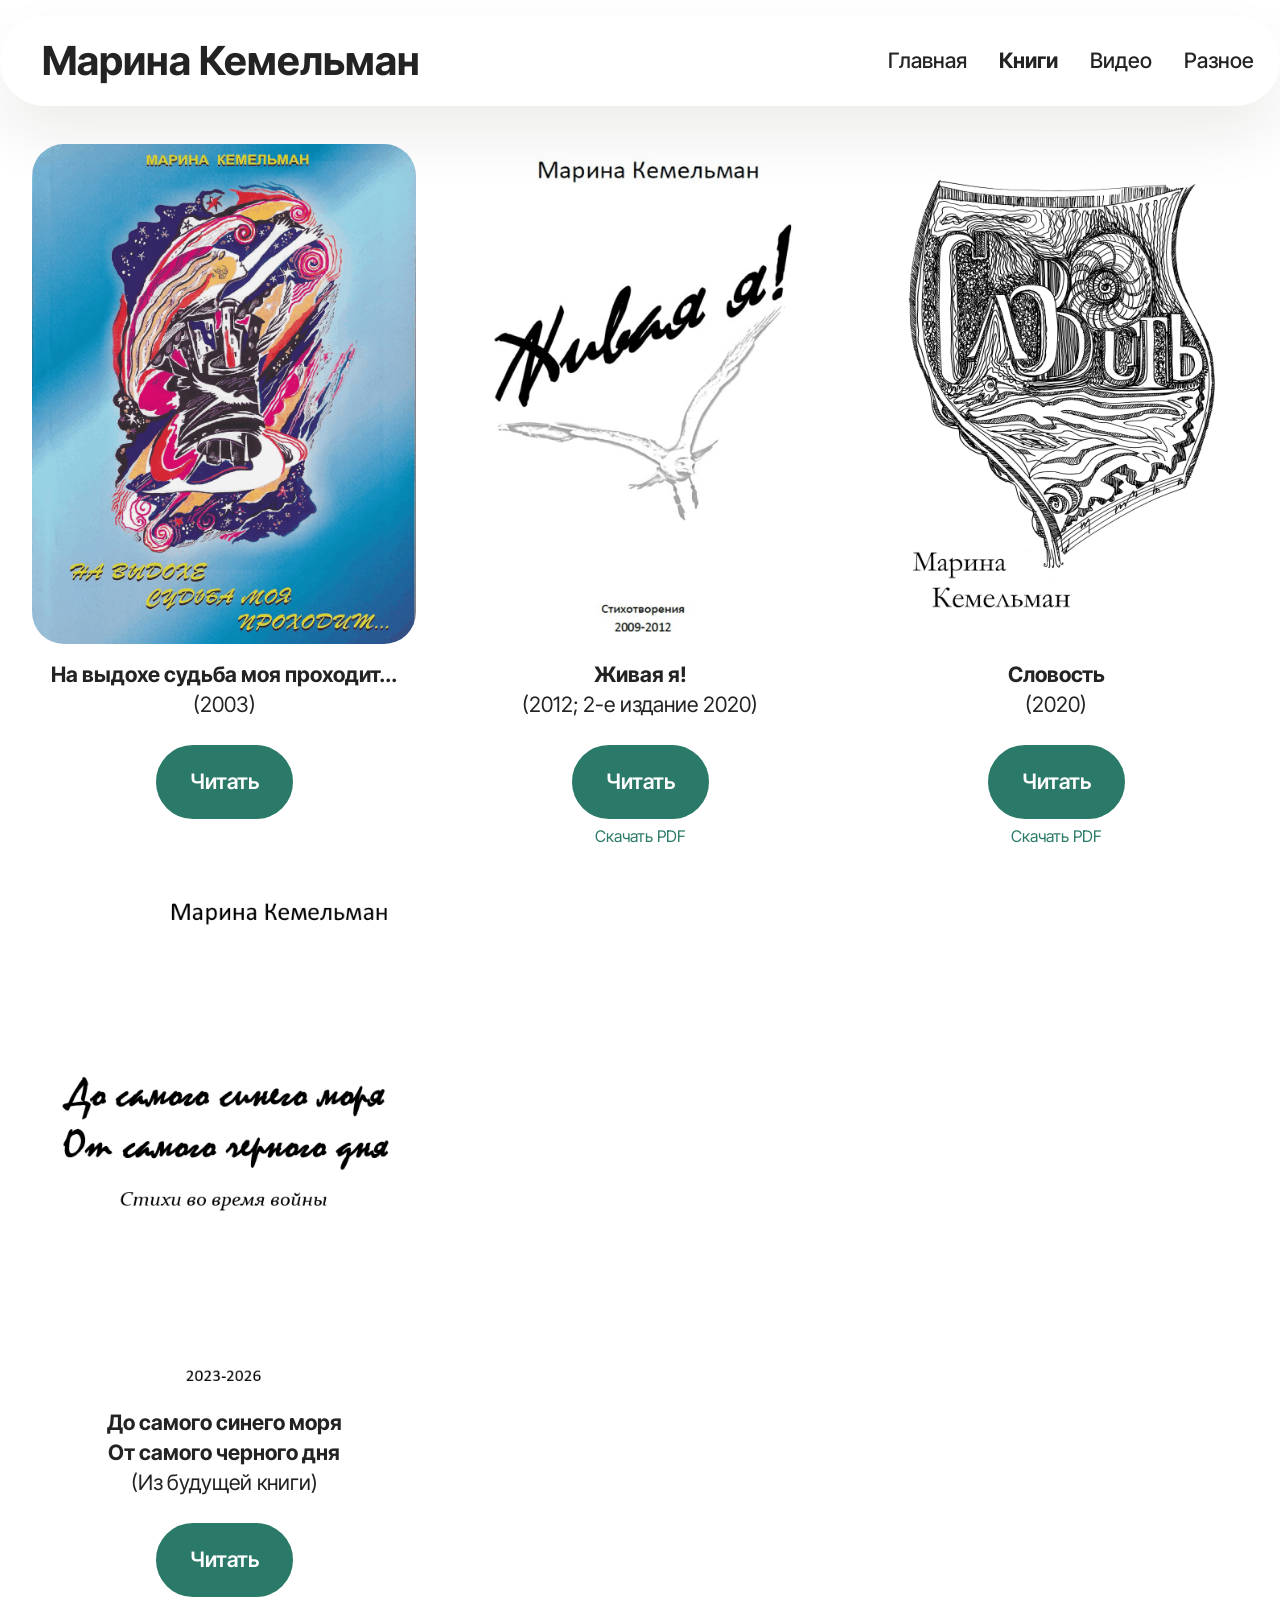
<file: books.html>
<!DOCTYPE html>
<html>
<head>
  <!-- Site made with Mobirise Website Builder v6.1.9, https://mobirise.com -->
  <meta charset="UTF-8">
  <meta http-equiv="X-UA-Compatible" content="IE=edge">
  <meta name="generator" content="Mobirise v6.1.9, mobirise.com">
  <meta name="viewport" content="width=device-width, initial-scale=1, minimum-scale=1">
  <link rel="shortcut icon" href="assets/images/logo.png" type="image/x-icon">
  <meta name="description" content="">
  
  <title>Марина Кемельман - Книги</title>
  <link rel="stylesheet" href="assets/web/assets/mobirise-icons2/mobirise2.css">
  <link rel="stylesheet" href="assets/bootstrap/css/bootstrap.min.css">
  <link rel="stylesheet" href="assets/animatecss/animate.css">
  <link rel="stylesheet" href="assets/dropdown/css/style.css">
  <link rel="stylesheet" href="assets/theme/css/style.css">
  <link rel="preload" href="https://fonts.googleapis.com/css?family=Inter+Tight:100,200,300,400,500,600,700,800,900,100i,200i,300i,400i,500i,600i,700i,800i,900i&display=swap" as="style" onload="this.onload=null;this.rel='stylesheet'">
  <noscript><link rel="stylesheet" href="https://fonts.googleapis.com/css?family=Inter+Tight:100,200,300,400,500,600,700,800,900,100i,200i,300i,400i,500i,600i,700i,800i,900i&display=swap"></noscript>
  <link rel="preload" as="style" href="assets/mobirise/css/mbr-additional.css?v=LuRAK7"><link rel="stylesheet" href="assets/mobirise/css/mbr-additional.css?v=LuRAK7" type="text/css">

</head>
<body>
  
  <section data-bs-version="5.1" class="menu menu1 cid-v5sGAjfZer" once="menu" id="menu01-1x">

	<nav class="navbar navbar-dropdown navbar-fixed-top navbar-expand-lg">
		<div class="container">
			<div class="navbar-brand">
				
				<span class="navbar-caption-wrap"><a class="navbar-caption text-black display-6" href="index.html">Марина Кемельман</a></span>
			</div>
			<button class="navbar-toggler" type="button" data-toggle="collapse" data-bs-toggle="collapse" data-target="#navbarSupportedContent" data-bs-target="#navbarSupportedContent" aria-controls="navbarNavAltMarkup" aria-expanded="false" aria-label="Toggle navigation">
				<div class="hamburger">
					<span></span>
					<span></span>
					<span></span>
					<span></span>
				</div>
			</button>
			<div class="collapse navbar-collapse" id="navbarSupportedContent">
				<ul class="navbar-nav nav-dropdown nav-right" data-app-modern-menu="true"><li class="nav-item">
						<a class="nav-link link text-black text-primary display-4" href="index.html">Главная</a>
					</li>
					<li class="nav-item">
						<a class="nav-link link text-black text-primary display-4"><b>Книги</b></a>
					</li>
					<li class="nav-item">
						<a class="nav-link link text-black text-primary display-4" href="videos.html">Видео</a>
					</li>
					<li class="nav-item">
						<a class="nav-link link text-black text-primary display-4" href="other.html">Разное</a>
					</li>
				</ul>
			</div>
		</div>
	</nav>
</section>

<section data-bs-version="5.1" class="features03 cid-v5sNQ6658P" id="features03-24">
	
	<div class="container-fluid">
		<div class="row justify-content-center mb-5">
			<div class="col-12 content-head">
				
			</div>
		</div>
		<div class="row">

			<div class="item features-image col-12 col-md-6 col-lg-4 active">
				<div class="item-wrapper">
					<div class="item-img mb-3">
						<a href="book1.html"><img src="assets/images/book120-20frontpage20666-477x666.png" alt="Na vydohe sudba moja prohodit" title="" data-slide-to="0" data-bs-slide-to="0"></a>
					</div>
					<div class="item-content align-left">
						
						<p class="mbr-text mbr-fonts-style mb-3 display-7"><strong>
						    На выдохе судьба моя проходит...</strong>
							<br>(2003)
						</p>
						<div class="mbr-section-btn item-footer"><a href="book1.html" class="btn item-btn btn-primary display-7">Читать</a></div>
					</div>
				</div>
			</div>
			<div class="item features-image col-12 col-md-6 col-lg-4">
				<div class="item-wrapper">
					<div class="item-img mb-3">
						<a href="book2.html"><img src="assets/images/book220-20frontpage20666-477x666.png" alt="Zhivaja ja" title="" data-slide-to="1" data-bs-slide-to="1"></a>
					</div>
					<div class="item-content align-left">
						
						<p class="mbr-text mbr-fonts-style mb-3 display-7"><strong>
						Живая я!</strong>
						<br>(2012; 2-е издание&nbsp;2020)<br>
						</p>
						<div class="mbr-section-btn item-footer"><a href="book2.html" class="btn item-btn btn-primary display-7">Читать</a></div>
						<p align="center"><a href="assets\pdf\zhivaja_ja_web.pdf" target="_blank">Скачать PDF</a></p>
					</div>
				</div>
			</div>
			<div class="item features-image col-12 col-md-6 col-lg-4">
				<div class="item-wrapper">
					<div class="item-img mb-3">
						<a href="book3.html"><img src="assets/images/book320-20frontpage20666-477x666.png" alt="Slovost" title="" data-slide-to="2" data-bs-slide-to="2"></a>
					</div>
					<div class="item-content align-left">
						
						<p class="mbr-text mbr-fonts-style mb-3 display-7"><strong>
						Словость</strong>
						<br>(2020)<br>
						</p>
						<div class="mbr-section-btn item-footer"><a href="book3.html" class="btn item-btn btn-primary display-7">Читать</a></div>
						<p align="center"><a href="assets\pdf\slovost_web.pdf" target="_blank">Скачать PDF</a></p>
					</div>
				</div>
			</div><div class="item features-image col-12 col-md-6 col-lg-4">
				<div class="item-wrapper">
					<div class="item-img mb-3">
						<a href="book5.html"><img src="assets/images/book520-20frontpage20666-477x666.png" alt="Do samogo sinego morja" title="" data-slide-to="3" data-bs-slide-to="3"></a>
					</div>
					<div class="item-content align-left">
						
						<p class="mbr-text mbr-fonts-style mb-3 display-7"><strong>
						До самого синего моря<br>От самого&nbsp;черного&nbsp;дня</strong>
						<br>(Из будущей книги)</p>
						<div class="mbr-section-btn item-footer"><a href="book5.html" class="btn item-btn btn-primary display-7">Читать</a></div>
					</div>
				</div>
			</div>

		</div>
	</div>
</section>

<section class="display-7" style="padding: 0;align-items: center;justify-content: center;flex-wrap: wrap; align-content: center;display: flex;position: relative;height: 4rem;">
    <div id="sfc6am47n6m8q4nq1e5t5mue1yu3bm1r3ll"></div>
    <script type="text/javascript" src="https://counter1.optistats.ovh/private/counter.js?c=6am47n6m8q4nq1e5t5mue1yu3bm1r3ll&down=async" async></script>
    <noscript><a href="https://www.freecounterstat.com" title="hit counter"><img src="https://counter1.optistats.ovh/private/freecounterstat.php?c=6am47n6m8q4nq1e5t5mue1yu3bm1r3ll" border="0" title="hit counter" alt="hit counter"></a></noscript>
</section>
<script src="assets/bootstrap/js/bootstrap.bundle.min.js"></script>
<script src="assets/smoothscroll/smooth-scroll.js"></script>
<script src="assets/ytplayer/index.js"></script>
<script src="assets/dropdown/js/navbar-dropdown.js"></script>
<script src="assets/theme/js/script.js"></script>  
  
  <input name="animation" type="hidden">
</body>
</html>
</file>
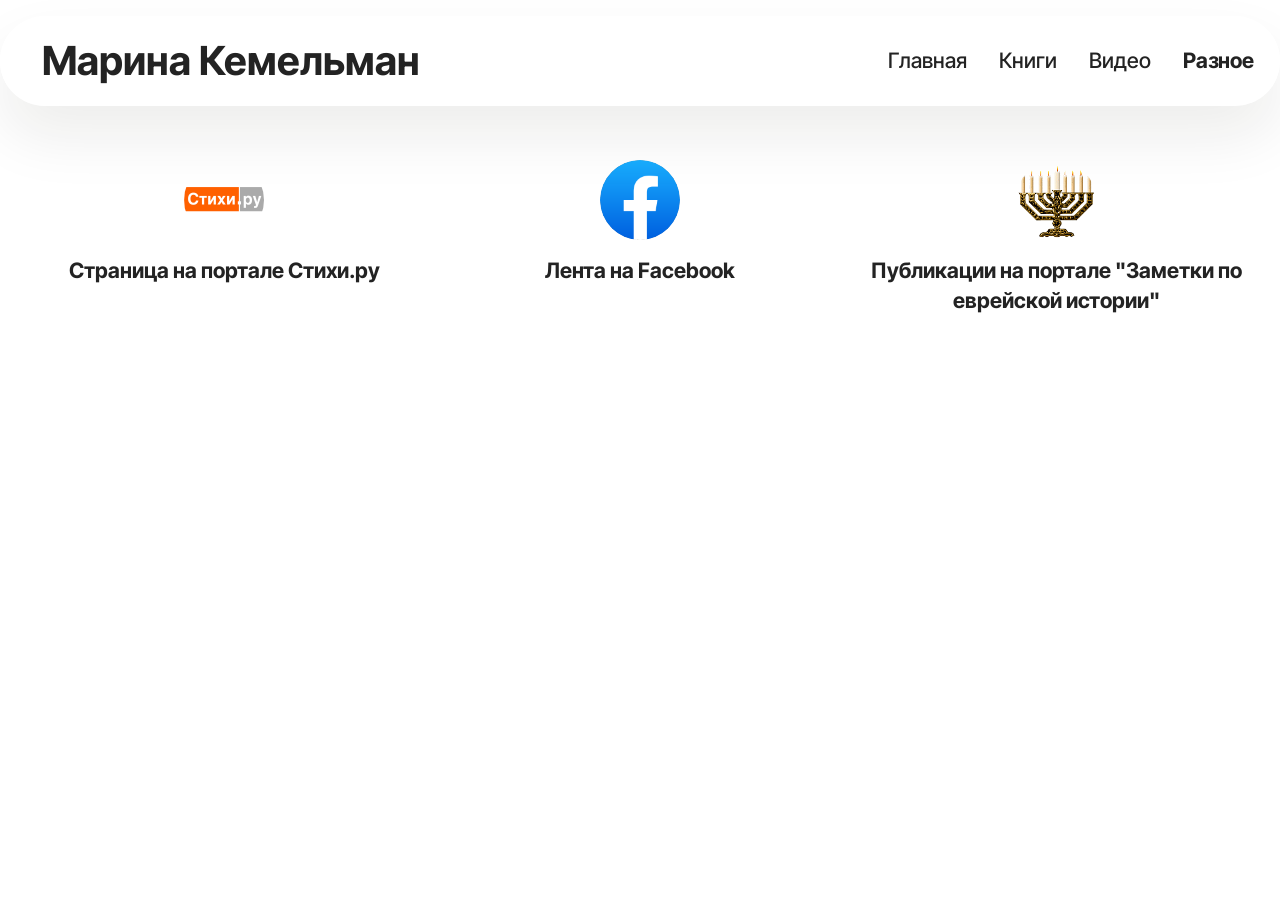
<file: other.html>
<!DOCTYPE html>
<html>
<head>
  <!-- Site made with Mobirise Website Builder v6.1.9, https://mobirise.com -->
  <meta charset="UTF-8">
  <meta http-equiv="X-UA-Compatible" content="IE=edge">
  <meta name="generator" content="Mobirise v6.1.9, mobirise.com">
  <meta name="viewport" content="width=device-width, initial-scale=1, minimum-scale=1">
  <link rel="shortcut icon" href="assets/images/logo.png" type="image/x-icon">
  <meta name="description" content="">
  
  
  <title>Марина Кемельман - Другое</title>
  <link rel="stylesheet" href="assets/web/assets/mobirise-icons2/mobirise2.css">
  <link rel="stylesheet" href="assets/bootstrap/css/bootstrap.min.css">
  <link rel="stylesheet" href="assets/animatecss/animate.css">
  <link rel="stylesheet" href="assets/dropdown/css/style.css">
  <link rel="stylesheet" href="assets/theme/css/style.css">
  <link rel="preload" href="https://fonts.googleapis.com/css?family=Inter+Tight:100,200,300,400,500,600,700,800,900,100i,200i,300i,400i,500i,600i,700i,800i,900i&display=swap" as="style" onload="this.onload=null;this.rel='stylesheet'">
  <noscript><link rel="stylesheet" href="https://fonts.googleapis.com/css?family=Inter+Tight:100,200,300,400,500,600,700,800,900,100i,200i,300i,400i,500i,600i,700i,800i,900i&display=swap"></noscript>
  <link rel="preload" as="style" href="assets/mobirise/css/mbr-additional.css?v=mHGQ18"><link rel="stylesheet" href="assets/mobirise/css/mbr-additional.css?v=mHGQ18" type="text/css">

</head>
<body>
  
  <section data-bs-version="5.1" class="menu menu1 cid-v5sGAjfZer" once="menu" id="menu01-21">

	<nav class="navbar navbar-dropdown navbar-fixed-top navbar-expand-lg">
		<div class="container">
			<div class="navbar-brand">
				
				<span class="navbar-caption-wrap"><a class="navbar-caption text-black display-6" href="index.html">Марина Кемельман</a></span>
			</div>
			<button class="navbar-toggler" type="button" data-toggle="collapse" data-bs-toggle="collapse" data-target="#navbarSupportedContent" data-bs-target="#navbarSupportedContent" aria-controls="navbarNavAltMarkup" aria-expanded="false" aria-label="Toggle navigation">
				<div class="hamburger">
					<span></span>
					<span></span>
					<span></span>
					<span></span>
				</div>
			</button>
			<div class="collapse navbar-collapse" id="navbarSupportedContent">
				<ul class="navbar-nav nav-dropdown nav-right" data-app-modern-menu="true"><li class="nav-item">
						<a class="nav-link link text-black text-primary display-4" href="index.html">Главная</a>
					</li>
					<li class="nav-item">
						<a class="nav-link link text-black text-primary display-4" href="books.html" aria-expanded="false">Книги</a>
					</li>
					<li class="nav-item">
						<a class="nav-link link text-black text-primary display-4" href="videos.html">Видео</a>
          <li class="nav-item">
              <a class="nav-link link text-black text-primary display-4"><b>Разное</b></a>
          </li>
        </ul>
			</div>
		</div>
	</nav>
</section>

<section data-bs-version="5.1" class="features16 cid-v5sJFWq7Qo" id="features016-23">
  
  <div class="container">
    
    <div class="row justify-content-center">
      <div class="item features-without-image col-12 col-lg-4 active">
        <div class="item-wrapper">
          <div class="card-box">
            <div class="img-box">
              <div class="image-wrapper mb-3">
                <a href="https://stihi.ru/avtor/caxar" target="_blank"><img src="assets/images/stihi.ru-160x160.png" alt="stihi.ru"></a>
              </div>
            </div>
            <h4 class="card-title mbr-fonts-style mb-0 display-7"><strong>Страница на портале Стихи.ру</strong></h4>
            
            <div class="link-wrap">
              
            </div>
          </div>
        </div>
      </div>
      <div class="item features-without-image col-12 col-lg-4">
        <div class="item-wrapper">
          <div class="card-box">
            <div class="img-box">
              <div class="image-wrapper mb-3">
                <a href="https://www.facebook.com/marina.kemelmanshnaider.77" target="_blank"><img src="assets/images/512px-2021-facebook-icon.png" alt="Mobirise Website Builder" data-slide-to="1" data-bs-slide-to="1"></a>
              </div>
            </div>
            <h4 class="card-title mbr-fonts-style mb-0 display-7"><strong>Лента на Facebook</strong></h4>
            
            <div class="link-wrap">
              
            </div>
          </div>
        </div>
      </div><div class="item features-without-image col-12 col-lg-4">
        <div class="item-wrapper">
          <div class="card-box">
            <div class="img-box">
              <div class="image-wrapper mb-3">
                <a href="https://berkovich-zametki.com/Avtory/MKemelman.htm" target="_blank"><img src="assets/images/menorah01.gif" alt="Mobirise Website Builder" data-slide-to="2" data-bs-slide-to="2"></a>
              </div>
            </div>
            <h4 class="card-title mbr-fonts-style mb-0 display-7"><strong>Публикации на портале "Заметки по еврейской истории"</strong></h4>
            
            <div class="link-wrap">
              
            </div>
          </div>
        </div>
      </div>
      
    </div>
  </div>
</section>

<section class="display-7" style="padding: 0;align-items: center;justify-content: center;flex-wrap: wrap; align-content: center;display: flex;position: relative;height: 4rem;">
    <div id="sfc6am47n6m8q4nq1e5t5mue1yu3bm1r3ll"></div>
    <script type="text/javascript" src="https://counter1.optistats.ovh/private/counter.js?c=6am47n6m8q4nq1e5t5mue1yu3bm1r3ll&down=async" async></script>
    <noscript><a href="https://www.freecounterstat.com" title="hit counter"><img src="https://counter1.optistats.ovh/private/freecounterstat.php?c=6am47n6m8q4nq1e5t5mue1yu3bm1r3ll" border="0" title="hit counter" alt="hit counter"></a></noscript>
</section>
<script src="assets/bootstrap/js/bootstrap.bundle.min.js"></script>
<script src="assets/smoothscroll/smooth-scroll.js"></script>
<script src="assets/ytplayer/index.js"></script>
<script src="assets/dropdown/js/navbar-dropdown.js"></script>
<script src="assets/theme/js/script.js"></script>  

  <input name="animation" type="hidden">
</body>
</html>
</file>
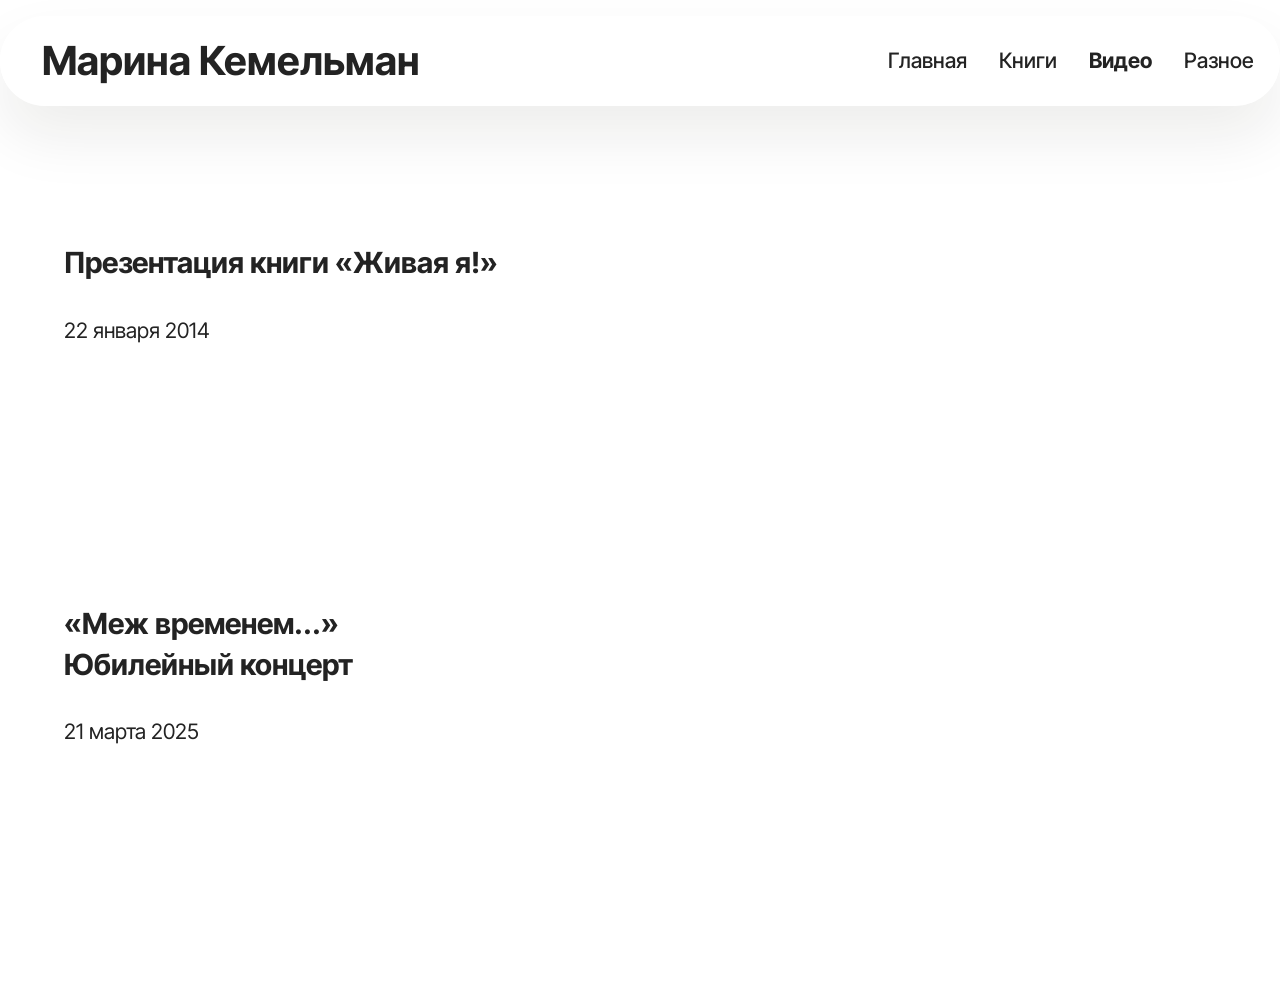
<file: videos.html>
<!DOCTYPE html>
<html>
<head>
  <!-- Site made with Mobirise Website Builder v6.1.9, https://mobirise.com -->
  <meta charset="UTF-8">
  <meta http-equiv="X-UA-Compatible" content="IE=edge">
  <meta name="generator" content="Mobirise v6.1.9, mobirise.com">
  <meta name="viewport" content="width=device-width, initial-scale=1, minimum-scale=1">
  <link rel="shortcut icon" href="assets/images/logo.png" type="image/x-icon">
  <meta name="description" content="">
  
  
  <title>Марина Кемельман - Видео</title>
  <link rel="stylesheet" href="assets/web/assets/mobirise-icons2/mobirise2.css">
  <link rel="stylesheet" href="assets/bootstrap/css/bootstrap.min.css">
  <link rel="stylesheet" href="assets/animatecss/animate.css">
  <link rel="stylesheet" href="assets/dropdown/css/style.css">
  <link rel="stylesheet" href="assets/theme/css/style.css">
  <link rel="preload" href="https://fonts.googleapis.com/css?family=Inter+Tight:100,200,300,400,500,600,700,800,900,100i,200i,300i,400i,500i,600i,700i,800i,900i&display=swap" as="style" onload="this.onload=null;this.rel='stylesheet'">
  <noscript><link rel="stylesheet" href="https://fonts.googleapis.com/css?family=Inter+Tight:100,200,300,400,500,600,700,800,900,100i,200i,300i,400i,500i,600i,700i,800i,900i&display=swap"></noscript>
  <link rel="preload" as="style" href="assets/mobirise/css/mbr-additional.css?v=wFxxLo"><link rel="stylesheet" href="assets/mobirise/css/mbr-additional.css?v=wFxxLo" type="text/css">

</head>
<body>
  
  <section data-bs-version="5.1" class="menu menu1 cid-v5rI7OzzBz" once="menu" id="menu01-1w">

	<nav class="navbar navbar-dropdown navbar-fixed-top navbar-expand-lg">
		<div class="container">
			<div class="navbar-brand">
				
				<span class="navbar-caption-wrap"><a class="navbar-caption text-black display-6" href="index.html">Марина Кемельман</a></span>
			</div>
			<button class="navbar-toggler" type="button" data-toggle="collapse" data-bs-toggle="collapse" data-target="#navbarSupportedContent" data-bs-target="#navbarSupportedContent" aria-controls="navbarNavAltMarkup" aria-expanded="false" aria-label="Toggle navigation">
				<div class="hamburger">
					<span></span>
					<span></span>
					<span></span>
					<span></span>
				</div>
			</button>
			<div class="collapse navbar-collapse" id="navbarSupportedContent">
				<ul class="navbar-nav nav-dropdown nav-right" data-app-modern-menu="true"><li class="nav-item">
						<a class="nav-link link text-black text-primary display-4" href="index.html">Главная</a>
					</li>
					<li class="nav-item">
						<a class="nav-link link text-black text-primary display-4" href="books.html" aria-expanded="false">Книги</a>
					</li>
					<li class="nav-item">
						<a class="nav-link link text-black text-primary display-4"><b>Видео</b></a>
					</li>
          <li class="nav-item">
              <a class="nav-link link text-black text-primary display-4" href="other.html">Разное</a>
          </li>
        </ul>
			</div>
		</div>
	</nav>
</section>

<section data-bs-version="5.1" class="video05 cid-v5sH8rsbBl" id="video05-1z">

    <div class="container">
        <div class="row justify-content-center">
          <div class="col-12">
            <div class="title-wrapper mb-5">
                
            </div>
          </div>
            <div class="col-12 col-md">
                <div class="text-wrapper">
                    <h2 class="mb-4 mbr-fonts-style mbr-section-title display-5"><strong>Презентация книги «Живая я!»</strong></h2>
                    <p class="mbr-text mb-4 mbr-fonts-style display-7">22 января 2014</p>
                    
                </div>
            </div>
            <div class="col-12 col-md-6 video-block">
                <div class="mbr-figure">
                  <iframe class="mbr-embedded-video" src="https://www.youtube.com/embed/vYlY-gFd5aU?rel=0&amp;amp;&amp;showinfo=0&amp;autoplay=0&amp;loop=0" width="560" height="315" frameborder="0" allowfullscreen></iframe>
                  <!--iframe width="560" height="315" src="https://www.youtube-nocookie.com/embed/vYlY-gFd5aU?si=VPF01ty4MUlWuwIA" frameborder="0" allow="accelerometer; autoplay; clipboard-write; encrypted-media; gyroscope; picture-in-picture; web-share" referrerpolicy="strict-origin-when-cross-origin" allowfullscreen></iframe-->
                </div>
            </div>
        </div>
    </div>
</section>

<section data-bs-version="5.1" class="video05 cid-v5sHCs9cY1" id="video05-20">

    <div class="container">
        <div class="row justify-content-center">
          <div class="col-12">
            <div class="title-wrapper mb-5">
                
            </div>
          </div>
            <div class="col-12 col-md">
                <div class="text-wrapper">
                    <h2 class="mb-4 mbr-fonts-style mbr-section-title display-5"><strong>«Меж временем...»</strong><br><strong>Юбилейный концерт</strong></h2>
                    <p class="mbr-text mb-4 mbr-fonts-style display-7">21 марта 2025</p>
                    
                </div>
            </div>
            <div class="col-12 col-md-6 video-block">
                <div class="mbr-figure">
                  <iframe class="mbr-embedded-video" src="https://www.youtube.com/embed/ghVdmdP0ggU?rel=0&amp;amp;&amp;showinfo=0&amp;autoplay=0&amp;loop=0" width="1280" height="720" frameborder="0" allowfullscreen></iframe>
                </div>
                
            </div>
        </div>
    </div>
</section>

<section class="display-7" style="padding: 0;align-items: center;justify-content: center;flex-wrap: wrap; align-content: center;display: flex;position: relative;height: 4rem;">
    <div id="sfc6am47n6m8q4nq1e5t5mue1yu3bm1r3ll"></div>
    <script type="text/javascript" src="https://counter1.optistats.ovh/private/counter.js?c=6am47n6m8q4nq1e5t5mue1yu3bm1r3ll&down=async" async></script>
    <noscript><a href="https://www.freecounterstat.com" title="hit counter"><img src="https://counter1.optistats.ovh/private/freecounterstat.php?c=6am47n6m8q4nq1e5t5mue1yu3bm1r3ll" border="0" title="hit counter" alt="hit counter"></a></noscript>
</section>
<script src="assets/bootstrap/js/bootstrap.bundle.min.js"></script>
<script src="assets/smoothscroll/smooth-scroll.js"></script>
<script src="assets/ytplayer/index.js"></script>
<script src="assets/dropdown/js/navbar-dropdown.js"></script>
<script src="assets/theme/js/script.js"></script>  

  <input name="animation" type="hidden">
</body>
</html>
</file>
<file: assets/web/assets/mobirise-icons2/mobirise2.css>
@font-face {
  font-family: 'Moririse2';
  font-display: swap;
  src:  url('mobirise2.eot?f2bix4');
  src:  url('mobirise2.eot?f2bix4#iefix') format('embedded-opentype'),
    url('mobirise2.woff2?f2bix4') format('woff2'),
    url('mobirise2.woff?f2bix4') format('woff'),
    url('mobirise2.ttf?f2bix4') format('truetype'),
    url('mobirise2.svg?f2bix4#mobirise2') format('svg');
  font-weight: normal;
  font-style: normal;
}

[class^="mobi-"], [class*=" mobi-"] {
  /* use !important to prevent issues with browser extensions that change fonts */
  font-family: 'Moririse2' !important;
  speak: none;
  font-style: normal;
  font-weight: normal;
  font-variant: normal;
  text-transform: none;
  line-height: 1;

  /* Better Font Rendering =========== */
  -webkit-font-smoothing: antialiased;
  -moz-osx-font-smoothing: grayscale;
}

.mobi-mbri-add-submenu:before {
  content: "\e900";
}
.mobi-mbri-alert:before {
  content: "\e901";
}
.mobi-mbri-align-center:before {
  content: "\e902";
}
.mobi-mbri-align-justify:before {
  content: "\e903";
}
.mobi-mbri-align-left:before {
  content: "\e904";
}
.mobi-mbri-align-right:before {
  content: "\e905";
}
.mobi-mbri-android:before {
  content: "\e906";
}
.mobi-mbri-apple:before {
  content: "\e907";
}
.mobi-mbri-arrow-down:before {
  content: "\e908";
}
.mobi-mbri-arrow-next:before {
  content: "\e909";
}
.mobi-mbri-arrow-prev:before {
  content: "\e90a";
}
.mobi-mbri-arrow-up:before {
  content: "\e90b";
}
.mobi-mbri-bold:before {
  content: "\e90c";
}
.mobi-mbri-bookmark:before {
  content: "\e90d";
}
.mobi-mbri-bootstrap:before {
  content: "\e90e";
}
.mobi-mbri-briefcase:before {
  content: "\e90f";
}
.mobi-mbri-browse:before {
  content: "\e910";
}
.mobi-mbri-bulleted-list:before {
  content: "\e911";
}
.mobi-mbri-calendar:before {
  content: "\e912";
}
.mobi-mbri-camera:before {
  content: "\e913";
}
.mobi-mbri-cart-add:before {
  content: "\e914";
}
.mobi-mbri-cart-full:before {
  content: "\e915";
}
.mobi-mbri-cash:before {
  content: "\e916";
}
.mobi-mbri-change-style:before {
  content: "\e917";
}
.mobi-mbri-chat:before {
  content: "\e918";
}
.mobi-mbri-clock:before {
  content: "\e919";
}
.mobi-mbri-close:before {
  content: "\e91a";
}
.mobi-mbri-cloud:before {
  content: "\e91b";
}
.mobi-mbri-code:before {
  content: "\e91c";
}
.mobi-mbri-contact-form:before {
  content: "\e91d";
}
.mobi-mbri-credit-card:before {
  content: "\e91e";
}
.mobi-mbri-cursor-click:before {
  content: "\e91f";
}
.mobi-mbri-cust-feedback:before {
  content: "\e920";
}
.mobi-mbri-database:before {
  content: "\e921";
}
.mobi-mbri-delivery:before {
  content: "\e922";
}
.mobi-mbri-desktop:before {
  content: "\e923";
}
.mobi-mbri-devices:before {
  content: "\e924";
}
.mobi-mbri-down:before {
  content: "\e925";
}
.mobi-mbri-download-2:before {
  content: "\e926";
}
.mobi-mbri-download:before {
  content: "\e927";
}
.mobi-mbri-drag-n-drop-2:before {
  content: "\e928";
}
.mobi-mbri-drag-n-drop:before {
  content: "\e929";
}
.mobi-mbri-edit-2:before {
  content: "\e92a";
}
.mobi-mbri-edit:before {
  content: "\e92b";
}
.mobi-mbri-error:before {
  content: "\e92c";
}
.mobi-mbri-extension:before {
  content: "\e92d";
}
.mobi-mbri-features:before {
  content: "\e92e";
}
.mobi-mbri-file:before {
  content: "\e92f";
}
.mobi-mbri-flag:before {
  content: "\e930";
}
.mobi-mbri-folder:before {
  content: "\e931";
}
.mobi-mbri-gift:before {
  content: "\e932";
}
.mobi-mbri-github:before {
  content: "\e933";
}
.mobi-mbri-globe-2:before {
  content: "\e934";
}
.mobi-mbri-globe:before {
  content: "\e935";
}
.mobi-mbri-growing-chart:before {
  content: "\e936";
}
.mobi-mbri-hearth:before {
  content: "\e937";
}
.mobi-mbri-help:before {
  content: "\e938";
}
.mobi-mbri-home:before {
  content: "\e939";
}
.mobi-mbri-hot-cup:before {
  content: "\e93a";
}
.mobi-mbri-idea:before {
  content: "\e93b";
}
.mobi-mbri-image-gallery:before {
  content: "\e93c";
}
.mobi-mbri-image-slider:before {
  content: "\e93d";
}
.mobi-mbri-info:before {
  content: "\e93e";
}
.mobi-mbri-italic:before {
  content: "\e93f";
}
.mobi-mbri-key:before {
  content: "\e940";
}
.mobi-mbri-laptop:before {
  content: "\e941";
}
.mobi-mbri-layers:before {
  content: "\e942";
}
.mobi-mbri-left-right:before {
  content: "\e943";
}
.mobi-mbri-left:before {
  content: "\e944";
}
.mobi-mbri-letter:before {
  content: "\e945";
}
.mobi-mbri-like:before {
  content: "\e946";
}
.mobi-mbri-link:before {
  content: "\e947";
}
.mobi-mbri-lock:before {
  content: "\e948";
}
.mobi-mbri-login:before {
  content: "\e949";
}
.mobi-mbri-logout:before {
  content: "\e94a";
}
.mobi-mbri-magic-stick:before {
  content: "\e94b";
}
.mobi-mbri-map-pin:before {
  content: "\e94c";
}
.mobi-mbri-menu:before {
  content: "\e94d";
}
.mobi-mbri-mobile-2:before {
  content: "\e94e";
}
.mobi-mbri-mobile-horizontal:before {
  content: "\e94f";
}
.mobi-mbri-mobile:before {
  content: "\e950";
}
.mobi-mbri-mobirise:before {
  content: "\e951";
}
.mobi-mbri-more-horizontal:before {
  content: "\e952";
}
.mobi-mbri-more-vertical:before {
  content: "\e953";
}
.mobi-mbri-music:before {
  content: "\e954";
}
.mobi-mbri-new-file:before {
  content: "\e955";
}
.mobi-mbri-numbered-list:before {
  content: "\e956";
}
.mobi-mbri-opened-folder:before {
  content: "\e957";
}
.mobi-mbri-pages:before {
  content: "\e958";
}
.mobi-mbri-paper-plane:before {
  content: "\e959";
}
.mobi-mbri-paperclip:before {
  content: "\e95a";
}
.mobi-mbri-phone:before {
  content: "\e95b";
}
.mobi-mbri-photo:before {
  content: "\e95c";
}
.mobi-mbri-photos:before {
  content: "\e95d";
}
.mobi-mbri-pin:before {
  content: "\e95e";
}
.mobi-mbri-play:before {
  content: "\e95f";
}
.mobi-mbri-plus:before {
  content: "\e960";
}
.mobi-mbri-preview:before {
  content: "\e961";
}
.mobi-mbri-print:before {
  content: "\e962";
}
.mobi-mbri-protect:before {
  content: "\e963";
}
.mobi-mbri-question:before {
  content: "\e964";
}
.mobi-mbri-quote-left:before {
  content: "\e965";
}
.mobi-mbri-quote-right:before {
  content: "\e966";
}
.mobi-mbri-redo:before {
  content: "\e967";
}
.mobi-mbri-refresh:before {
  content: "\e968";
}
.mobi-mbri-responsive-2:before {
  content: "\e969";
}
.mobi-mbri-responsive:before {
  content: "\e96a";
}
.mobi-mbri-right:before {
  content: "\e96b";
}
.mobi-mbri-rocket:before {
  content: "\e96c";
}
.mobi-mbri-sad-face:before {
  content: "\e96d";
}
.mobi-mbri-sale:before {
  content: "\e96e";
}
.mobi-mbri-save:before {
  content: "\e96f";
}
.mobi-mbri-search:before {
  content: "\e970";
}
.mobi-mbri-setting-2:before {
  content: "\e971";
}
.mobi-mbri-setting-3:before {
  content: "\e972";
}
.mobi-mbri-setting:before {
  content: "\e973";
}
.mobi-mbri-share:before {
  content: "\e974";
}
.mobi-mbri-shopping-bag:before {
  content: "\e975";
}
.mobi-mbri-shopping-basket:before {
  content: "\e976";
}
.mobi-mbri-shopping-cart:before {
  content: "\e977";
}
.mobi-mbri-sites:before {
  content: "\e978";
}
.mobi-mbri-smile-face:before {
  content: "\e979";
}
.mobi-mbri-speed:before {
  content: "\e97a";
}
.mobi-mbri-star:before {
  content: "\e97b";
}
.mobi-mbri-success:before {
  content: "\e97c";
}
.mobi-mbri-sun:before {
  content: "\e97d";
}
.mobi-mbri-sun2:before {
  content: "\e97e";
}
.mobi-mbri-tablet-vertical:before {
  content: "\e97f";
}
.mobi-mbri-tablet:before {
  content: "\e980";
}
.mobi-mbri-target:before {
  content: "\e981";
}
.mobi-mbri-timer:before {
  content: "\e982";
}
.mobi-mbri-to-ftp:before {
  content: "\e983";
}
.mobi-mbri-to-local-drive:before {
  content: "\e984";
}
.mobi-mbri-touch-swipe:before {
  content: "\e985";
}
.mobi-mbri-touch:before {
  content: "\e986";
}
.mobi-mbri-trash:before {
  content: "\e987";
}
.mobi-mbri-underline:before {
  content: "\e988";
}
.mobi-mbri-undo:before {
  content: "\e989";
}
.mobi-mbri-unlink:before {
  content: "\e98a";
}
.mobi-mbri-unlock:before {
  content: "\e98b";
}
.mobi-mbri-up-down:before {
  content: "\e98c";
}
.mobi-mbri-up:before {
  content: "\e98d";
}
.mobi-mbri-update:before {
  content: "\e98e";
}
.mobi-mbri-upload-2:before {
  content: "\e98f";
}
.mobi-mbri-upload:before {
  content: "\e990";
}
.mobi-mbri-user-2:before {
  content: "\e991";
}
.mobi-mbri-user:before {
  content: "\e992";
}
.mobi-mbri-users:before {
  content: "\e993";
}
.mobi-mbri-video-play:before {
  content: "\e994";
}
.mobi-mbri-video:before {
  content: "\e995";
}
.mobi-mbri-watch:before {
  content: "\e996";
}
.mobi-mbri-website-theme-2:before {
  content: "\e997";
}
.mobi-mbri-website-theme:before {
  content: "\e998";
}
.mobi-mbri-wifi:before {
  content: "\e999";
}
.mobi-mbri-windows:before {
  content: "\e99a";
}
.mobi-mbri-zoom-in:before {
  content: "\e99b";
}
.mobi-mbri-zoom-out:before {
  content: "\e99c";
}
</file>
<file: assets/dropdown/css/style.css>
.navbar-dropdown {
  left: 0;
  padding: 0;
  position: absolute;
  right: 0;
  top: 0;
  transition: all 0.45s ease;
  z-index: 1030;
  background: #282828; }
  .navbar-dropdown .navbar-logo {
    margin-right: 0.8rem;
    transition: margin 0.3s ease-in-out;
    vertical-align: middle; }
    .navbar-dropdown .navbar-logo img {
      height: 3.125rem;
      transition: all 0.3s ease-in-out; }
    .navbar-dropdown .navbar-logo.mbr-iconfont {
      font-size: 3.125rem;
      line-height: 3.125rem; }
  .navbar-dropdown .navbar-caption {
    font-weight: 700;
    white-space: normal;
    vertical-align: -4px;
    line-height: 3.125rem !important; }
    .navbar-dropdown .navbar-caption, .navbar-dropdown .navbar-caption:hover {
      color: inherit;
      text-decoration: none; }
  .navbar-dropdown .mbr-iconfont + .navbar-caption {
    vertical-align: -1px; }
  .navbar-dropdown.navbar-fixed-top {
    position: fixed; }
  .navbar-dropdown .navbar-brand span {
    vertical-align: -4px; }
  .navbar-dropdown.bg-color.transparent {
    background: none; }
  .navbar-dropdown.navbar-short .navbar-brand {
    padding: 0.625rem 0; }
    .navbar-dropdown.navbar-short .navbar-brand span {
      vertical-align: -1px; }
  .navbar-dropdown.navbar-short .navbar-caption {
    line-height: 2.375rem !important;
    vertical-align: -2px; }
  .navbar-dropdown.navbar-short .navbar-logo {
    margin-right: 0.5rem; }
    .navbar-dropdown.navbar-short .navbar-logo img {
      height: 2.375rem; }
    .navbar-dropdown.navbar-short .navbar-logo.mbr-iconfont {
      font-size: 2.375rem;
      line-height: 2.375rem; }
  .navbar-dropdown.navbar-short .mbr-table-cell {
    height: 3.625rem; }
  .navbar-dropdown .navbar-close {
    left: 0.6875rem;
    position: fixed;
    top: 0.75rem;
    z-index: 1000; }
  .navbar-dropdown .hamburger-icon {
    content: "";
    display: inline-block;
    vertical-align: middle;
    width: 16px;
    -webkit-box-shadow: 0 -6px 0 1px #282828,0 0 0 1px #282828,0 6px 0 1px #282828;
    -moz-box-shadow: 0 -6px 0 1px #282828,0 0 0 1px #282828,0 6px 0 1px #282828;
    box-shadow: 0 -6px 0 1px #282828,0 0 0 1px #282828,0 6px 0 1px #282828; }

.dropdown-menu .dropdown-toggle[data-toggle="dropdown-submenu"]::after {
  border-bottom: 0.35em solid transparent;
  border-left: 0.35em solid;
  border-right: 0;
  border-top: 0.35em solid transparent;
  margin-left: 0.3rem; }

.dropdown-menu .dropdown-item:focus {
  outline: 0; }

.nav-dropdown {
  font-size: 0.75rem;
  font-weight: 500;
  height: auto !important; }
  .nav-dropdown .nav-btn {
    padding-left: 1rem; }
  .nav-dropdown .link {
    margin: .667em 1.667em;
    font-weight: 500;
    padding: 0;
    transition: color .2s ease-in-out; }
    .nav-dropdown .link.dropdown-toggle {
      margin-right: 2.583em; }
      .nav-dropdown .link.dropdown-toggle::after {
        margin-left: .25rem;
        border-top: 0.35em solid;
        border-right: 0.35em solid transparent;
        border-left: 0.35em solid transparent;
        border-bottom: 0; }
      .nav-dropdown .link.dropdown-toggle[aria-expanded="true"] {
        margin: 0;
        padding: 0.667em 3.263em  0.667em 1.667em; }
  .nav-dropdown .link::after,
  .nav-dropdown .dropdown-item::after {
    color: inherit; }
  .nav-dropdown .btn {
    font-size: 0.75rem;
    font-weight: 700;
    letter-spacing: 0;
    margin-bottom: 0;
    padding-left: 1.25rem;
    padding-right: 1.25rem; }
  .nav-dropdown .dropdown-menu {
    border-radius: 0;
    border: 0;
    left: 0;
    margin: 0;
    padding-bottom: 1.25rem;
    padding-top: 1.25rem;
    position: relative; }
  .nav-dropdown .dropdown-submenu {
    margin-left: 0.125rem;
    top: 0; }
  .nav-dropdown .dropdown-item {
    font-weight: 500;
    line-height: 2;
    padding: 0.3846em 4.615em 0.3846em 1.5385em;
    position: relative;
    transition: color .2s ease-in-out, background-color .2s ease-in-out; }
    .nav-dropdown .dropdown-item::after {
      margin-top: -0.3077em;
      position: absolute;
      right: 1.1538em;
      top: 50%; }
    .nav-dropdown .dropdown-item:focus, .nav-dropdown .dropdown-item:hover {
      background: none; }

@media (max-width: 767px) {
  .nav-dropdown.navbar-toggleable-sm {
    bottom: 0;
    display: none;
    left: 0;
    overflow-x: hidden;
    position: fixed;
    top: 0;
    transform: translateX(-100%);
    -ms-transform: translateX(-100%);
    -webkit-transform: translateX(-100%);
    width: 18.75rem;
    z-index: 999; } }
.nav-dropdown.navbar-toggleable-xl {
  bottom: 0;
  display: none;
  left: 0;
  overflow-x: hidden;
  position: fixed;
  top: 0;
  transform: translateX(-100%);
  -ms-transform: translateX(-100%);
  -webkit-transform: translateX(-100%);
  width: 18.75rem;
  z-index: 999; }

.nav-dropdown-sm {
  display: block !important;
  overflow-x: hidden;
  overflow: auto;
  padding-top: 3.875rem; }
  .nav-dropdown-sm::after {
    content: "";
    display: block;
    height: 3rem;
    width: 100%; }
  .nav-dropdown-sm.collapse.in ~ .navbar-close {
    display: block !important; }
  .nav-dropdown-sm.collapsing, .nav-dropdown-sm.collapse.in {
    transform: translateX(0);
    -ms-transform: translateX(0);
    -webkit-transform: translateX(0);
    transition: all 0.25s ease-out;
    -webkit-transition: all 0.25s ease-out;
    background: #282828; }
  .nav-dropdown-sm.collapsing[aria-expanded="false"] {
    transform: translateX(-100%);
    -ms-transform: translateX(-100%);
    -webkit-transform: translateX(-100%); }
  .nav-dropdown-sm .nav-item {
    display: block;
    margin-left: 0 !important;
    padding-left: 0; }
  .nav-dropdown-sm .link,
  .nav-dropdown-sm .dropdown-item {
    border-top: 1px dotted rgba(255, 255, 255, 0.1);
    font-size: 0.8125rem;
    line-height: 1.6;
    margin: 0 !important;
    padding: 0.875rem 2.4rem 0.875rem 1.5625rem !important;
    position: relative;
    white-space: normal; }
    .nav-dropdown-sm .link:focus, .nav-dropdown-sm .link:hover,
    .nav-dropdown-sm .dropdown-item:focus,
    .nav-dropdown-sm .dropdown-item:hover {
      background: rgba(0, 0, 0, 0.2) !important;
      color: #c0a375; }
  .nav-dropdown-sm .nav-btn {
    position: relative;
    padding: 1.5625rem 1.5625rem 0 1.5625rem; }
    .nav-dropdown-sm .nav-btn::before {
      border-top: 1px dotted rgba(255, 255, 255, 0.1);
      content: "";
      left: 0;
      position: absolute;
      top: 0;
      width: 100%; }
    .nav-dropdown-sm .nav-btn + .nav-btn {
      padding-top: 0.625rem; }
      .nav-dropdown-sm .nav-btn + .nav-btn::before {
        display: none; }
  .nav-dropdown-sm .btn {
    padding: 0.625rem 0; }
  .nav-dropdown-sm .dropdown-toggle[data-toggle="dropdown-submenu"]::after {
    margin-left: .25rem;
    border-top: 0.35em solid;
    border-right: 0.35em solid transparent;
    border-left: 0.35em solid transparent;
    border-bottom: 0; }
  .nav-dropdown-sm .dropdown-toggle[data-toggle="dropdown-submenu"][aria-expanded="true"]::after {
    border-top: 0;
    border-right: 0.35em solid transparent;
    border-left: 0.35em solid transparent;
    border-bottom: 0.35em solid; }
  .nav-dropdown-sm .dropdown-menu {
    margin: 0;
    padding: 0;
    position: relative;
    top: 0;
    left: 0;
    width: 100%;
    border: 0;
    float: none;
    border-radius: 0;
    background: none; }
  .nav-dropdown-sm .dropdown-submenu {
    left: 100%;
    margin-left: 0.125rem;
    margin-top: -1.25rem;
    top: 0; }

.navbar-toggleable-sm .nav-dropdown .dropdown-menu {
  position: absolute; }

.navbar-toggleable-sm .nav-dropdown .dropdown-submenu {
  left: 100%;
  margin-left: 0.125rem;
  margin-top: -1.25rem;
  top: 0; }

.navbar-toggleable-sm.opened .nav-dropdown .dropdown-menu {
  position: relative; }

.navbar-toggleable-sm.opened .nav-dropdown .dropdown-submenu {
  left: 0;
  margin-left: 00rem;
  margin-top: 0rem;
  top: 0; }

.is-builder .nav-dropdown.collapsing {
  transition: none !important; }
</file>
<file: assets/theme/css/style.css>
@charset "UTF-8";
section {
  background-color: #ffffff;
}

body {
  font-style: normal;
  line-height: 1.5;
  font-weight: 400;
  color: #232323;
  position: relative;
}

button {
  background-color: transparent;
  border-color: transparent;
}

.embla__button,
.carousel-control {
  background-color: #edefea !important;
  opacity: 0.8 !important;
  color: #464845 !important;
  border-color: #edefea !important;
}

.carousel .close,
.modalWindow .close {
  background-color: #edefea !important;
  color: #464845 !important;
  border-color: #edefea !important;
  opacity: 0.8 !important;
}

.carousel .close:hover,
.modalWindow .close:hover {
  opacity: 1 !important;
}

.carousel-indicators li {
  background-color: #edefea !important;
  border: 2px solid #464845 !important;
}

.carousel-indicators li:hover,
.carousel-indicators li:active {
  opacity: 0.8 !important;
}

.embla__button:hover,
.carousel-control:hover {
  background-color: #edefea !important;
  opacity: 1 !important;
}

.modalWindow-video-container {
  height: 80%;
}

section,
.container,
.container-fluid {
  position: relative;
  word-wrap: break-word;
}

a.mbr-iconfont:hover {
  text-decoration: none;
}

.article .lead p,
.article .lead ul,
.article .lead ol,
.article .lead pre,
.article .lead blockquote {
  margin-bottom: 0;
}

a {
  font-style: normal;
  font-weight: 400;
  cursor: pointer;
}
a, a:hover {
  text-decoration: none;
}

.mbr-section-title {
  font-style: normal;
  line-height: 1.3;
}

.mbr-section-subtitle {
  line-height: 1.3;
}

.mbr-text {
  font-style: normal;
  line-height: 1.7;
}

h1,
h2,
h3,
h4,
h5,
h6,
.display-1,
.display-2,
.display-4,
.display-5,
.display-7,
span,
p,
a {
  line-height: 1;
  word-break: break-word;
  word-wrap: break-word;
  font-weight: 400;
}

b,
strong {
  font-weight: bold;
}

input:-webkit-autofill, input:-webkit-autofill:hover, input:-webkit-autofill:focus, input:-webkit-autofill:active {
  transition-delay: 9999s;
  -webkit-transition-property: background-color, color;
  transition-property: background-color, color;
}

textarea[type=hidden] {
  display: none;
}

section {
  background-position: 50% 50%;
  background-repeat: no-repeat;
  background-size: cover;
}
section .mbr-background-video,
section .mbr-background-video-preview {
  position: absolute;
  bottom: 0;
  left: 0;
  right: 0;
  top: 0;
}

.hidden {
  visibility: hidden;
}

.mbr-z-index20 {
  z-index: 20;
}

/*! Base colors */
.mbr-white {
  color: #ffffff;
}

.mbr-black {
  color: #111111;
}

.mbr-bg-white {
  background-color: #ffffff;
}

.mbr-bg-black {
  background-color: #000000;
}

/*! Text-aligns */
.align-left {
  text-align: left;
}

.align-center {
  text-align: center;
}

.align-right {
  text-align: right;
}

/*! Font-weight  */
.mbr-light {
  font-weight: 300;
}

.mbr-regular {
  font-weight: 400;
}

.mbr-semibold {
  font-weight: 500;
}

.mbr-bold {
  font-weight: 700;
}

/*! Media  */
.media-content {
  flex-basis: 100%;
}

.media-container-row {
  display: flex;
  flex-direction: row;
  flex-wrap: wrap;
  justify-content: center;
  align-content: center;
  align-items: start;
}
.media-container-row .media-size-item {
  width: 400px;
}

.media-container-column {
  display: flex;
  flex-direction: column;
  flex-wrap: wrap;
  justify-content: center;
  align-content: center;
  align-items: stretch;
}
.media-container-column > * {
  width: 100%;
}

@media (min-width: 992px) {
  .media-container-row {
    flex-wrap: nowrap;
  }
}
figure {
  margin-bottom: 0;
  overflow: hidden;
}

figure[mbr-media-size] {
  transition: width 0.1s;
}

img,
iframe {
  display: block;
  width: 100%;
}

.card {
  background-color: transparent;
  border: none;
}

.card-box {
  width: 100%;
}

.card-img {
  text-align: center;
  flex-shrink: 0;
  -webkit-flex-shrink: 0;
}

.media {
  max-width: 100%;
  margin: 0 auto;
}

.mbr-figure {
  align-self: center;
}

.media-container > div {
  max-width: 100%;
}

.mbr-figure img,
.card-img img {
  width: 100%;
}

@media (max-width: 991px) {
  .media-size-item {
    width: auto !important;
  }
  .media {
    width: auto;
  }
  .mbr-figure {
    width: 100% !important;
  }
}
/*! Buttons */
.mbr-section-btn {
  margin-left: -0.6rem;
  margin-right: -0.6rem;
  font-size: 0;
}

.btn {
  font-weight: 600;
  border-width: 1px;
  font-style: normal;
  margin: 0.6rem 0.6rem;
  white-space: normal;
  transition: all 0.2s ease-in-out;
  display: inline-flex;
  align-items: center;
  justify-content: center;
  word-break: break-word;
}

.btn-sm {
  font-weight: 600;
  letter-spacing: 0px;
  transition: all 0.3s ease-in-out;
}

.btn-md {
  font-weight: 600;
  letter-spacing: 0px;
  transition: all 0.3s ease-in-out;
}

.btn-lg {
  font-weight: 600;
  letter-spacing: 0px;
  transition: all 0.3s ease-in-out;
}

.btn-form {
  margin: 0;
}
.btn-form:hover {
  cursor: pointer;
}

nav .mbr-section-btn {
  margin-left: 0rem;
  margin-right: 0rem;
}

/*! Btn icon margin */
.btn .mbr-iconfont,
.btn.btn-sm .mbr-iconfont {
  order: 1;
  cursor: pointer;
  margin-left: 0.5rem;
  vertical-align: sub;
}

.btn.btn-md .mbr-iconfont,
.btn.btn-md .mbr-iconfont {
  margin-left: 0.8rem;
}

.mbr-regular {
  font-weight: 400;
}

.mbr-semibold {
  font-weight: 500;
}

.mbr-bold {
  font-weight: 700;
}

[type=submit] {
  -webkit-appearance: none;
}

/*! Full-screen */
.mbr-fullscreen .mbr-overlay {
  min-height: 100vh;
}

.mbr-fullscreen {
  display: flex;
  display: -moz-flex;
  display: -ms-flex;
  display: -o-flex;
  align-items: center;
  min-height: 100vh;
  padding-top: 3rem;
  padding-bottom: 3rem;
}

/*! Map */
.map {
  height: 25rem;
  position: relative;
}
.map iframe {
  width: 100%;
  height: 100%;
}

/*! Scroll to top arrow */
.mbr-arrow-up {
  bottom: 25px;
  right: 90px;
  position: fixed;
  text-align: right;
  z-index: 5000;
  color: #ffffff;
  font-size: 22px;
}

.mbr-arrow-up a {
  background: rgba(0, 0, 0, 0.2);
  border-radius: 50%;
  color: #fff;
  display: inline-block;
  height: 60px;
  width: 60px;
  border: 2px solid #fff;
  outline-style: none !important;
  position: relative;
  text-decoration: none;
  transition: all 0.3s ease-in-out;
  cursor: pointer;
  text-align: center;
}
.mbr-arrow-up a:hover {
  background-color: rgba(0, 0, 0, 0.4);
}
.mbr-arrow-up a i {
  line-height: 60px;
}

.mbr-arrow-up-icon {
  display: block;
  color: #fff;
}

.mbr-arrow-up-icon::before {
  content: "›";
  display: inline-block;
  font-family: serif;
  font-size: 22px;
  line-height: 1;
  font-style: normal;
  position: relative;
  top: 6px;
  left: -4px;
  transform: rotate(-90deg);
}

/*! Arrow Down */
.mbr-arrow {
  position: absolute;
  bottom: 45px;
  left: 50%;
  width: 60px;
  height: 60px;
  cursor: pointer;
  background-color: rgba(80, 80, 80, 0.5);
  border-radius: 50%;
  transform: translateX(-50%);
}
@media (max-width: 767px) {
  .mbr-arrow {
    display: none;
  }
}
.mbr-arrow > a {
  display: inline-block;
  text-decoration: none;
  outline-style: none;
  animation: arrowdown 1.7s ease-in-out infinite;
  color: #ffffff;
}
.mbr-arrow > a > i {
  position: absolute;
  top: -2px;
  left: 15px;
  font-size: 2rem;
}

#scrollToTop a i::before {
  content: "";
  position: absolute;
  display: block;
  border-bottom: 2.5px solid #fff;
  border-left: 2.5px solid #fff;
  width: 27.8%;
  height: 27.8%;
  left: 50%;
  top: 51%;
  transform: translateY(-30%) translateX(-50%) rotate(135deg);
}

@keyframes arrowdown {
  0% {
    transform: translateY(0px);
  }
  50% {
    transform: translateY(-5px);
  }
  100% {
    transform: translateY(0px);
  }
}
@media (max-width: 500px) {
  .mbr-arrow-up {
    left: 0;
    right: 0;
    text-align: center;
  }
}
/*Gradients animation*/
@keyframes gradient-animation {
  from {
    background-position: 0% 100%;
    animation-timing-function: ease-in-out;
  }
  to {
    background-position: 100% 0%;
    animation-timing-function: ease-in-out;
  }
}
.bg-gradient {
  background-size: 200% 200%;
  animation: gradient-animation 5s infinite alternate;
  -webkit-animation: gradient-animation 5s infinite alternate;
}

.menu .navbar-brand {
  display: -webkit-flex;
}
.menu .navbar-brand span {
  display: flex;
  display: -webkit-flex;
}
.menu .navbar-brand .navbar-caption-wrap {
  display: -webkit-flex;
}
.menu .navbar-brand .navbar-logo img {
  display: -webkit-flex;
  width: auto;
}
@media (min-width: 768px) and (max-width: 991px) {
  .menu .navbar-toggleable-sm .navbar-nav {
    display: -ms-flexbox;
  }
}
@media (max-width: 991px) {
  .menu .navbar-collapse {
    max-height: 93.5vh;
  }
  .menu .navbar-collapse.show {
    overflow: auto;
  }
}
@media (min-width: 992px) {
  .menu .navbar-nav.nav-dropdown {
    display: -webkit-flex;
  }
  .menu .navbar-toggleable-sm .navbar-collapse {
    display: -webkit-flex !important;
  }
  .menu .collapsed .navbar-collapse {
    max-height: 93.5vh;
  }
  .menu .collapsed .navbar-collapse.show {
    overflow: auto;
  }
}
@media (max-width: 767px) {
  .menu .navbar-collapse {
    max-height: 80vh;
  }
}

.nav-link .mbr-iconfont {
  margin-right: 0.5rem;
}

.navbar {
  display: -webkit-flex;
  -webkit-flex-wrap: wrap;
  -webkit-align-items: center;
  -webkit-justify-content: space-between;
}

.navbar-collapse {
  -webkit-flex-basis: 100%;
  -webkit-flex-grow: 1;
  -webkit-align-items: center;
}

.nav-dropdown .link {
  padding: 0.667em 1.667em !important;
  margin: 0 !important;
}

.nav {
  display: -webkit-flex;
  -webkit-flex-wrap: wrap;
}

.row {
  display: -webkit-flex;
  -webkit-flex-wrap: wrap;
}

.justify-content-center {
  -webkit-justify-content: center;
}

.form-inline {
  display: -webkit-flex;
}

.card-wrapper {
  -webkit-flex: 1;
}

.carousel-control {
  z-index: 10;
  display: -webkit-flex;
}

.carousel-controls {
  display: -webkit-flex;
}

.media {
  display: -webkit-flex;
}

.form-group:focus {
  outline: none;
}

.jq-selectbox__select {
  padding: 7px 0;
  position: relative;
}

.jq-selectbox__dropdown {
  overflow: hidden;
  border-radius: 10px;
  position: absolute;
  top: 100%;
  left: 0 !important;
  width: 100% !important;
}

.jq-selectbox__trigger-arrow {
  right: 0;
  transform: translateY(-50%);
}

.jq-selectbox li {
  padding: 1.07em 0.5em;
}

input[type=range] {
  padding-left: 0 !important;
  padding-right: 0 !important;
}

.modal-dialog,
.modal-content {
  height: 100%;
}

.modal-dialog .carousel-inner {
  height: calc(100vh - 1.75rem);
}
@media (max-width: 575px) {
  .modal-dialog .carousel-inner {
    height: calc(100vh - 1rem);
  }
}

.carousel-item {
  text-align: center;
}

.carousel-item img {
  margin: auto;
}

.navbar-toggler {
  align-self: flex-start;
  padding: 0.25rem 0.75rem;
  font-size: 1.25rem;
  line-height: 1;
  background: transparent;
  border: 1px solid transparent;
  border-radius: 0.25rem;
}

.navbar-toggler:focus,
.navbar-toggler:hover {
  text-decoration: none;
  box-shadow: none;
}

.navbar-toggler-icon {
  display: inline-block;
  width: 1.5em;
  height: 1.5em;
  vertical-align: middle;
  content: "";
  background: no-repeat center center;
  background-size: 100% 100%;
}

.navbar-toggler-left {
  position: absolute;
  left: 1rem;
}

.navbar-toggler-right {
  position: absolute;
  right: 1rem;
}

.card-img {
  width: auto;
}

.menu .navbar.collapsed:not(.beta-menu) {
  flex-direction: column;
}

.carousel-item.active,
.carousel-item-next,
.carousel-item-prev {
  display: flex;
}

.note-air-layout .dropup .dropdown-menu,
.note-air-layout .navbar-fixed-bottom .dropdown .dropdown-menu {
  bottom: initial !important;
}

html,
body {
  height: auto;
  min-height: 100vh;
}

.dropup .dropdown-toggle::after {
  display: none;
}

.form-asterisk {
  font-family: initial;
  position: absolute;
  top: -2px;
  font-weight: normal;
}

.form-control-label {
  position: relative;
  cursor: pointer;
  margin-bottom: 0.357em;
  padding: 0;
}

.alert {
  color: #ffffff;
  border-radius: 0;
  border: 0;
  font-size: 1.1rem;
  line-height: 1.5;
  margin-bottom: 1.875rem;
  padding: 1.25rem;
  position: relative;
  text-align: center;
}
.alert.alert-form::after {
  background-color: inherit;
  bottom: -7px;
  content: "";
  display: block;
  height: 14px;
  left: 50%;
  margin-left: -7px;
  position: absolute;
  transform: rotate(45deg);
  width: 14px;
}

.form-control {
  background-color: #ffffff;
  background-clip: border-box;
  color: #232323;
  line-height: 1rem !important;
  height: auto;
  padding: 1.2rem 2rem;
  transition: border-color 0.25s ease 0s;
  border: 1px solid transparent !important;
  border-radius: 4px;
  box-shadow: rgba(0, 0, 0, 0.07) 0px 1px 1px 0px, rgba(0, 0, 0, 0.07) 0px 1px 3px 0px, rgba(0, 0, 0, 0.03) 0px 0px 0px 1px;
}
.form-active .form-control:invalid {
  border-color: red;
}

.row > * {
  padding-right: 1rem;
  padding-left: 1rem;
}

form .row {
  margin-left: -0.6rem;
  margin-right: -0.6rem;
}
form .row [class*=col] {
  padding-left: 0.6rem;
  padding-right: 0.6rem;
}

form .mbr-section-btn {
  padding-left: 0.6rem;
  padding-right: 0.6rem;
}

form .form-check-input {
  margin-top: 0.5;
}

textarea.form-control {
  line-height: 1.5rem !important;
}

.form-group {
  margin-bottom: 1.2rem;
}

.form-control,
form .btn {
  min-height: 48px;
}

.gdpr-block label span.textGDPR input[name=gdpr] {
  top: 7px;
}

.form-control:focus {
  box-shadow: none;
}

:focus {
  outline: none;
}

.mbr-overlay {
  background-color: #000;
  bottom: 0;
  left: 0;
  opacity: 0.5;
  position: absolute;
  right: 0;
  top: 0;
  z-index: 0;
  pointer-events: none;
}

blockquote {
  font-style: italic;
  padding: 3rem;
  font-size: 1.09rem;
  position: relative;
  border-left: 3px solid;
}

ul,
ol,
pre,
blockquote {
  margin-bottom: 2.3125rem;
}

.mt-4 {
  margin-top: 2rem !important;
}

.mb-4 {
  margin-bottom: 2rem !important;
}

.container,
.container-fluid {
  padding-left: 16px;
  padding-right: 16px;
}

.row {
  margin-left: -16px;
  margin-right: -16px;
}
.row > [class*=col] {
  padding-left: 16px;
  padding-right: 16px;
}

@media (min-width: 992px) {
  .container-fluid {
    padding-left: 32px;
    padding-right: 32px;
  }
}
@media (max-width: 991px) {
  .mbr-container {
    padding-left: 16px;
    padding-right: 16px;
  }
}
.app-video-wrapper > img {
  opacity: 1;
}

.app-video-wrapper {
  background: transparent;
}

.item {
  position: relative;
}

.dropdown-menu .dropdown-menu {
  left: 100%;
}

.dropdown-item + .dropdown-menu {
  display: none;
}

.dropdown-item:hover + .dropdown-menu,
.dropdown-menu:hover {
  display: block;
}

@media (min-aspect-ratio: 16/9) {
  .mbr-video-foreground {
    height: 300% !important;
    top: -100% !important;
  }
}
@media (max-aspect-ratio: 16/9) {
  .mbr-video-foreground {
    width: 300% !important;
    left: -100% !important;
  }
}.engine {
	position: absolute;
	text-indent: -2400px;
	text-align: center;
	padding: 0;
	top: 0;
	left: -2400px;
}
</file>
<file: assets/mobirise/css/mbr-additional.css>
.btn {
  border-width: 2px;
}
img,
.card-wrap,
.card-wrapper,
.video-wrapper,
.mbr-figure iframe,
.google-map iframe,
.slide-content,
.plan,
.card,
.item-wrapper,
.item-wrapper .mbr-overlay {
  border-radius: 2rem !important;
}
.video-wrapper {
  overflow: hidden;
}
body {
  font-family: Inter Tight;
}
.display-1 {
  font-family: 'Inter Tight', sans-serif;
  font-size: 5rem;
  line-height: 1;
}
.display-1 > .mbr-iconfont {
  font-size: 6.25rem;
}
.display-2 {
  font-family: 'Inter Tight', sans-serif;
  font-size: 4rem;
  line-height: 1;
}
.display-2 > .mbr-iconfont {
  font-size: 5rem;
}
.display-4 {
  font-family: 'Inter Tight', sans-serif;
  font-size: 1.4rem;
  line-height: 1.5;
}
.display-4 > .mbr-iconfont {
  font-size: 1.75rem;
}
.display-5 {
  font-family: 'Inter Tight', sans-serif;
  font-size: 2rem;
  line-height: 1.5;
}
.display-5 > .mbr-iconfont {
  font-size: 2.5rem;
}
.display-7 {
  font-family: 'Inter Tight', sans-serif;
  font-size: 1.4rem;
  line-height: 1.3;
}
.display-7 > .mbr-iconfont {
  font-size: 1.75rem;
}
/* ---- Fluid typography for mobile devices ---- */
/* 1.4 - font scale ratio ( bootstrap == 1.42857 ) */
/* 100vw - current viewport width */
/* (48 - 20)  48 == 48rem == 768px, 20 == 20rem == 320px(minimal supported viewport) */
/* 0.65 - min scale variable, may vary */
@media (max-width: 992px) {
  .display-1 {
    font-size: 4rem;
  }
}
@media (max-width: 768px) {
  .display-1 {
    font-size: 3.5rem;
    font-size: calc( 2.4rem + (5 - 2.4) * ((100vw - 20rem) / (48 - 20)));
    line-height: calc( 1.1 * (2.4rem + (5 - 2.4) * ((100vw - 20rem) / (48 - 20))));
  }
  .display-2 {
    font-size: 3.2rem;
    font-size: calc( 2.05rem + (4 - 2.05) * ((100vw - 20rem) / (48 - 20)));
    line-height: calc( 1.3 * (2.05rem + (4 - 2.05) * ((100vw - 20rem) / (48 - 20))));
  }
  .display-4 {
    font-size: 1.12rem;
    font-size: calc( 1.14rem + (1.4 - 1.14) * ((100vw - 20rem) / (48 - 20)));
    line-height: calc( 1.4 * (1.14rem + (1.4 - 1.14) * ((100vw - 20rem) / (48 - 20))));
  }
  .display-5 {
    font-size: 1.6rem;
    font-size: calc( 1.35rem + (2 - 1.35) * ((100vw - 20rem) / (48 - 20)));
    line-height: calc( 1.4 * (1.35rem + (2 - 1.35) * ((100vw - 20rem) / (48 - 20))));
  }
  .display-7 {
    font-size: 1.12rem;
    font-size: calc( 1.14rem + (1.4 - 1.14) * ((100vw - 20rem) / (48 - 20)));
    line-height: calc( 1.4 * (1.14rem + (1.4 - 1.14) * ((100vw - 20rem) / (48 - 20))));
  }
}
@media (min-width: 992px) and (max-width: 1400px) {
  .display-1 {
    font-size: 3.5rem;
    font-size: calc( 2.4rem + (5 - 2.4) * ((100vw - 62rem) / (87 - 62)));
    line-height: calc( 1.1 * (2.4rem + (5 - 2.4) * ((100vw - 62rem) / (87 - 62))));
  }
  .display-2 {
    font-size: 3.2rem;
    font-size: calc( 2.05rem + (4 - 2.05) * ((100vw - 62rem) / (87 - 62)));
    line-height: calc( 1.3 * (2.05rem + (4 - 2.05) * ((100vw - 62rem) / (87 - 62))));
  }
  .display-4 {
    font-size: 1.12rem;
    font-size: calc( 1.14rem + (1.4 - 1.14) * ((100vw - 62rem) / (87 - 62)));
    line-height: calc( 1.4 * (1.14rem + (1.4 - 1.14) * ((100vw - 62rem) / (87 - 62))));
  }
  .display-5 {
    font-size: 1.6rem;
    font-size: calc( 1.35rem + (2 - 1.35) * ((100vw - 62rem) / (87 - 62)));
    line-height: calc( 1.4 * (1.35rem + (2 - 1.35) * ((100vw - 62rem) / (87 - 62))));
  }
  .display-7 {
    font-size: 1.12rem;
    font-size: calc( 1.14rem + (1.4 - 1.14) * ((100vw - 62rem) / (87 - 62)));
    line-height: calc( 1.4 * (1.14rem + (1.4 - 1.14) * ((100vw - 62rem) / (87 - 62))));
  }
}
/* Buttons */
.btn {
  padding: 1.25rem 2rem;
  border-radius: 4px;
}
@media (max-width: 767px) {
  .btn {
    padding: 0.75rem 1.5rem;
  }
}
.btn-sm {
  padding: 0.6rem 1.2rem;
  border-radius: 4px;
}
.btn-md {
  padding: 0.6rem 1.2rem;
  border-radius: 4px;
}
.btn-lg {
  padding: 1.25rem 2rem;
  border-radius: 4px;
}
.bg-primary {
  background-color: #2b7a69 !important;
}
.bg-success {
  background-color: #3a341c !important;
}
.bg-info {
  background-color: #320707 !important;
}
.bg-warning {
  background-color: #a0e2e1 !important;
}
.bg-danger {
  background-color: #ffffff !important;
}
.btn-primary,
.btn-primary:active {
  background-color: #2b7a69 !important;
  border-color: #2b7a69 !important;
  color: #ffffff !important;
  box-shadow: none;
}
.btn-primary:hover,
.btn-primary:focus,
.btn-primary.focus,
.btn-primary.active {
  color: inherit;
  background-color: #38a089 !important;
  border-color: #38a089 !important;
  box-shadow: none;
}
.btn-primary.disabled,
.btn-primary:disabled {
  color: #ffffff !important;
  background-color: #38a089 !important;
  border-color: #38a089 !important;
}
.btn-secondary,
.btn-secondary:active {
  background-color: #ffd7ef !important;
  border-color: #ffd7ef !important;
  color: #d70081 !important;
  box-shadow: none;
}
.btn-secondary:hover,
.btn-secondary:focus,
.btn-secondary.focus,
.btn-secondary.active {
  color: inherit;
  background-color: #ffffff !important;
  border-color: #ffffff !important;
  box-shadow: none;
}
.btn-secondary.disabled,
.btn-secondary:disabled {
  color: #d70081 !important;
  background-color: #ffffff !important;
  border-color: #ffffff !important;
}
.btn-info,
.btn-info:active {
  background-color: #320707 !important;
  border-color: #320707 !important;
  color: #ffffff !important;
  box-shadow: none;
}
.btn-info:hover,
.btn-info:focus,
.btn-info.focus,
.btn-info.active {
  color: inherit;
  background-color: #5f0d0d !important;
  border-color: #5f0d0d !important;
  box-shadow: none;
}
.btn-info.disabled,
.btn-info:disabled {
  color: #ffffff !important;
  background-color: #5f0d0d !important;
  border-color: #5f0d0d !important;
}
.btn-success,
.btn-success:active {
  background-color: #3a341c !important;
  border-color: #3a341c !important;
  color: #ffffff !important;
  box-shadow: none;
}
.btn-success:hover,
.btn-success:focus,
.btn-success.focus,
.btn-success.active {
  color: inherit;
  background-color: #5c532d !important;
  border-color: #5c532d !important;
  box-shadow: none;
}
.btn-success.disabled,
.btn-success:disabled {
  color: #ffffff !important;
  background-color: #5c532d !important;
  border-color: #5c532d !important;
}
.btn-warning,
.btn-warning:active {
  background-color: #a0e2e1 !important;
  border-color: #a0e2e1 !important;
  color: #1f6463 !important;
  box-shadow: none;
}
.btn-warning:hover,
.btn-warning:focus,
.btn-warning.focus,
.btn-warning.active {
  color: inherit;
  background-color: #c7eeed !important;
  border-color: #c7eeed !important;
  box-shadow: none;
}
.btn-warning.disabled,
.btn-warning:disabled {
  color: #1f6463 !important;
  background-color: #c7eeed !important;
  border-color: #c7eeed !important;
}
.btn-danger,
.btn-danger:active {
  background-color: #ffffff !important;
  border-color: #ffffff !important;
  color: #808080 !important;
  box-shadow: none;
}
.btn-danger:hover,
.btn-danger:focus,
.btn-danger.focus,
.btn-danger.active {
  color: inherit;
  background-color: #ffffff !important;
  border-color: #ffffff !important;
  box-shadow: none;
}
.btn-danger.disabled,
.btn-danger:disabled {
  color: #808080 !important;
  background-color: #ffffff !important;
  border-color: #ffffff !important;
}
.btn-white,
.btn-white:active {
  background-color: #eff0ec !important;
  border-color: #eff0ec !important;
  color: #757b62 !important;
  box-shadow: none;
}
.btn-white:hover,
.btn-white:focus,
.btn-white.focus,
.btn-white.active {
  color: inherit;
  background-color: #ffffff !important;
  border-color: #ffffff !important;
  box-shadow: none;
}
.btn-white.disabled,
.btn-white:disabled {
  color: #757b62 !important;
  background-color: #ffffff !important;
  border-color: #ffffff !important;
}
.btn-black,
.btn-black:active {
  background-color: #232323 !important;
  border-color: #232323 !important;
  color: #ffffff !important;
  box-shadow: none;
}
.btn-black:hover,
.btn-black:focus,
.btn-black.focus,
.btn-black.active {
  color: inherit;
  background-color: #3d3d3d !important;
  border-color: #3d3d3d !important;
  box-shadow: none;
}
.btn-black.disabled,
.btn-black:disabled {
  color: #ffffff !important;
  background-color: #3d3d3d !important;
  border-color: #3d3d3d !important;
}
.btn-primary-outline,
.btn-primary-outline:active {
  background-color: transparent !important;
  border-color: #2b7a69;
  color: #2b7a69;
}
.btn-primary-outline:hover,
.btn-primary-outline:focus,
.btn-primary-outline.focus,
.btn-primary-outline.active {
  color: #143a32 !important;
  background-color: transparent !important;
  border-color: #143a32 !important;
  box-shadow: none !important;
}
.btn-primary-outline.disabled,
.btn-primary-outline:disabled {
  color: #ffffff !important;
  background-color: #2b7a69 !important;
  border-color: #2b7a69 !important;
}
.btn-secondary-outline,
.btn-secondary-outline:active {
  background-color: transparent !important;
  border-color: #ffd7ef;
  color: #ffd7ef;
}
.btn-secondary-outline:hover,
.btn-secondary-outline:focus,
.btn-secondary-outline.focus,
.btn-secondary-outline.active {
  color: #ff80cc !important;
  background-color: transparent !important;
  border-color: #ff80cc !important;
  box-shadow: none !important;
}
.btn-secondary-outline.disabled,
.btn-secondary-outline:disabled {
  color: #d70081 !important;
  background-color: #ffd7ef !important;
  border-color: #ffd7ef !important;
}
.btn-info-outline,
.btn-info-outline:active {
  background-color: transparent !important;
  border-color: #320707;
  color: #320707;
}
.btn-info-outline:hover,
.btn-info-outline:focus,
.btn-info-outline.focus,
.btn-info-outline.active {
  color: #000000 !important;
  background-color: transparent !important;
  border-color: #000000 !important;
  box-shadow: none !important;
}
.btn-info-outline.disabled,
.btn-info-outline:disabled {
  color: #ffffff !important;
  background-color: #320707 !important;
  border-color: #320707 !important;
}
.btn-success-outline,
.btn-success-outline:active {
  background-color: transparent !important;
  border-color: #3a341c;
  color: #3a341c;
}
.btn-success-outline:hover,
.btn-success-outline:focus,
.btn-success-outline.focus,
.btn-success-outline.active {
  color: #000000 !important;
  background-color: transparent !important;
  border-color: #000000 !important;
  box-shadow: none !important;
}
.btn-success-outline.disabled,
.btn-success-outline:disabled {
  color: #ffffff !important;
  background-color: #3a341c !important;
  border-color: #3a341c !important;
}
.btn-warning-outline,
.btn-warning-outline:active {
  background-color: transparent !important;
  border-color: #a0e2e1;
  color: #a0e2e1;
}
.btn-warning-outline:hover,
.btn-warning-outline:focus,
.btn-warning-outline.focus,
.btn-warning-outline.active {
  color: #5ececc !important;
  background-color: transparent !important;
  border-color: #5ececc !important;
  box-shadow: none !important;
}
.btn-warning-outline.disabled,
.btn-warning-outline:disabled {
  color: #1f6463 !important;
  background-color: #a0e2e1 !important;
  border-color: #a0e2e1 !important;
}
.btn-danger-outline,
.btn-danger-outline:active {
  background-color: transparent !important;
  border-color: #ffffff;
  color: #ffffff;
}
.btn-danger-outline:hover,
.btn-danger-outline:focus,
.btn-danger-outline.focus,
.btn-danger-outline.active {
  color: #d4d4d4 !important;
  background-color: transparent !important;
  border-color: #d4d4d4 !important;
  box-shadow: none !important;
}
.btn-danger-outline.disabled,
.btn-danger-outline:disabled {
  color: #808080 !important;
  background-color: #ffffff !important;
  border-color: #ffffff !important;
}
.btn-black-outline,
.btn-black-outline:active {
  background-color: transparent !important;
  border-color: #232323;
  color: #232323;
}
.btn-black-outline:hover,
.btn-black-outline:focus,
.btn-black-outline.focus,
.btn-black-outline.active {
  color: #000000 !important;
  background-color: transparent !important;
  border-color: #000000 !important;
  box-shadow: none !important;
}
.btn-black-outline.disabled,
.btn-black-outline:disabled {
  color: #ffffff !important;
  background-color: #232323 !important;
  border-color: #232323 !important;
}
.btn-white-outline,
.btn-white-outline:active {
  background-color: transparent !important;
  border-color: #fafafa;
  color: #fafafa;
}
.btn-white-outline:hover,
.btn-white-outline:focus,
.btn-white-outline.focus,
.btn-white-outline.active {
  color: #cfcfcf !important;
  background-color: transparent !important;
  border-color: #cfcfcf !important;
  box-shadow: none !important;
}
.btn-white-outline.disabled,
.btn-white-outline:disabled {
  color: #7a7a7a !important;
  background-color: #fafafa !important;
  border-color: #fafafa !important;
}
.text-primary {
  color: #2b7a69 !important;
}
.text-secondary {
  color: #ffd7ef !important;
}
.text-success {
  color: #3a341c !important;
}
.text-info {
  color: #320707 !important;
}
.text-warning {
  color: #a0e2e1 !important;
}
.text-danger {
  color: #ffffff !important;
}
.text-white {
  color: #fafafa !important;
}
.text-black {
  color: #232323 !important;
}
a.text-primary:hover,
a.text-primary:focus,
a.text-primary.active {
  color: #102f28 !important;
}
a.text-secondary:hover,
a.text-secondary:focus,
a.text-secondary.active {
  color: #ff71c6 !important;
}
a.text-success:hover,
a.text-success:focus,
a.text-success.active {
  color: #000000 !important;
}
a.text-info:hover,
a.text-info:focus,
a.text-info.active {
  color: #000000 !important;
}
a.text-warning:hover,
a.text-warning:focus,
a.text-warning.active {
  color: #52cac8 !important;
}
a.text-danger:hover,
a.text-danger:focus,
a.text-danger.active {
  color: #cccccc !important;
}
a.text-white:hover,
a.text-white:focus,
a.text-white.active {
  color: #c7c7c7 !important;
}
a.text-black:hover,
a.text-black:focus,
a.text-black.active {
  color: #000000 !important;
}
a[class*="text-"]:not(.nav-link):not(.dropdown-item):not([role]):not(.navbar-caption) {
  transition: 0.2s;
  position: relative;
  background-image: linear-gradient(currentColor 50%, currentColor 50%);
  background-size: 10000px 2px;
  background-repeat: no-repeat;
  background-position: 0 1.2em;
}
.nav-tabs .nav-link.active {
  color: #2b7a69;
}
.nav-tabs .nav-link:not(.active) {
  color: #232323;
}
.alert-success {
  background-color: #70c770;
}
.alert-info {
  background-color: #320707;
}
.alert-warning {
  background-color: #a0e2e1;
}
.alert-danger {
  background-color: #ffffff;
}
.mbr-section-btn .btn:not(.btn-form) {
  border-radius: 100px;
}
.mbr-gallery-filter li a {
  border-radius: 100px !important;
}
.mbr-gallery-filter li.active .btn {
  background-color: #2b7a69;
  border-color: #2b7a69;
  color: #ffffff;
}
.mbr-gallery-filter li.active .btn:focus {
  box-shadow: none;
}
.nav-tabs .nav-link {
  border-radius: 100px !important;
}
a,
a:hover {
  color: #2b7a69;
}
.mbr-plan-header.bg-primary .mbr-plan-subtitle,
.mbr-plan-header.bg-primary .mbr-plan-price-desc {
  color: #5ec6b0;
}
.mbr-plan-header.bg-success .mbr-plan-subtitle,
.mbr-plan-header.bg-success .mbr-plan-price-desc {
  color: #c0b27c;
}
.mbr-plan-header.bg-info .mbr-plan-subtitle,
.mbr-plan-header.bg-info .mbr-plan-price-desc {
  color: #f3abab;
}
.mbr-plan-header.bg-warning .mbr-plan-subtitle,
.mbr-plan-header.bg-warning .mbr-plan-price-desc {
  color: #ffffff;
}
.mbr-plan-header.bg-danger .mbr-plan-subtitle,
.mbr-plan-header.bg-danger .mbr-plan-price-desc {
  color: #ffffff;
}
/* Scroll to top button*/
.scrollToTop_wraper {
  display: none;
}
.form-control {
  font-family: 'Inter Tight', sans-serif;
  font-size: 1.4rem;
  line-height: 1.3;
  font-weight: 400;
  border-radius: 40px !important;
}
.form-control > .mbr-iconfont {
  font-size: 1.75rem;
}
.form-control:hover,
.form-control:focus {
  box-shadow: rgba(0, 0, 0, 0.07) 0px 1px 1px 0px, rgba(0, 0, 0, 0.07) 0px 1px 3px 0px, rgba(0, 0, 0, 0.03) 0px 0px 0px 1px;
  border-color: #2b7a69 !important;
}
.form-control:-webkit-input-placeholder {
  font-family: 'Inter Tight', sans-serif;
  font-size: 1.4rem;
  line-height: 1.3;
  font-weight: 400;
}
.form-control:-webkit-input-placeholder > .mbr-iconfont {
  font-size: 1.75rem;
}
blockquote {
  border-color: #2b7a69;
}
/* Forms */
.mbr-form .input-group-btn .btn {
  border-radius: 100px !important;
}
.mbr-form .input-group-btn .btn:hover {
  box-shadow: 0 10px 40px 0 rgba(0, 0, 0, 0.2);
}
.mbr-form .input-group-btn button[type="submit"] {
  border-radius: 100px !important;
  padding: 1rem 3rem;
}
.mbr-form .input-group-btn button[type="submit"]:hover {
  box-shadow: 0 10px 40px 0 rgba(0, 0, 0, 0.2);
}
.jq-selectbox li:hover,
.jq-selectbox li.selected {
  background-color: #2b7a69;
  color: #ffffff;
}
.jq-number__spin {
  transition: 0.25s ease;
}
.jq-number__spin:hover {
  border-color: #2b7a69;
}
.jq-selectbox .jq-selectbox__trigger-arrow,
.jq-number__spin.minus:after,
.jq-number__spin.plus:after {
  transition: 0.4s;
  border-top-color: #232323;
  border-bottom-color: #232323;
}
.jq-selectbox:hover .jq-selectbox__trigger-arrow,
.jq-number__spin.minus:hover:after,
.jq-number__spin.plus:hover:after {
  border-top-color: #2b7a69;
  border-bottom-color: #2b7a69;
}
.xdsoft_datetimepicker .xdsoft_calendar td.xdsoft_default,
.xdsoft_datetimepicker .xdsoft_calendar td.xdsoft_current,
.xdsoft_datetimepicker .xdsoft_timepicker .xdsoft_time_box > div > div.xdsoft_current {
  color: #ffffff !important;
  background-color: #2b7a69 !important;
  box-shadow: none !important;
}
.xdsoft_datetimepicker .xdsoft_calendar td:hover,
.xdsoft_datetimepicker .xdsoft_timepicker .xdsoft_time_box > div > div:hover {
  color: #000000 !important;
  background: #ffd7ef !important;
  box-shadow: none !important;
}
.lazy-bg {
  background-image: none !important;
}
.lazy-placeholder:not(section),
.lazy-none {
  display: block;
  position: relative;
  padding-bottom: 56.25%;
  width: 100%;
  height: auto;
}
iframe.lazy-placeholder,
.lazy-placeholder:after {
  content: '';
  position: absolute;
  width: 200px;
  height: 200px;
  background: transparent no-repeat center;
  background-size: contain;
  top: 50%;
  left: 50%;
  transform: translateX(-50%) translateY(-50%);
  background-image: url("data:image/svg+xml;charset=UTF-8,%3csvg width='32' height='32' viewBox='0 0 64 64' xmlns='http://www.w3.org/2000/svg' stroke='%232b7a69' %3e%3cg fill='none' fill-rule='evenodd'%3e%3cg transform='translate(16 16)' stroke-width='2'%3e%3ccircle stroke-opacity='.5' cx='16' cy='16' r='16'/%3e%3cpath d='M32 16c0-9.94-8.06-16-16-16'%3e%3canimateTransform attributeName='transform' type='rotate' from='0 16 16' to='360 16 16' dur='1s' repeatCount='indefinite'/%3e%3c/path%3e%3c/g%3e%3c/g%3e%3c/svg%3e");
}
section.lazy-placeholder:after {
  opacity: 0.5;
}
body {
  overflow-x: hidden;
}
a {
  transition: color 0.6s;
}
@media (max-width: 1400px) {
  .container {
    max-width: 100%;
  }
}
@media (max-width: 1400px) and (min-width: 768px) {
  .container {
    padding-left: 32px;
    padding-right: 32px;
  }
}
@media (max-width: 1400px) and (min-width: 768px) {
  .container-fluid {
    padding-left: 32px;
    padding-right: 32px;
  }
}
@media (max-width: 767px) {
  .container-fluid {
    padding-left: 16px;
    padding-right: 16px;
  }
}
*:focus-visible {
  outline: red solid 2px !important;
  outline-offset: 2px !important;
  transition: outline 0.2s ease-in-out;
}
.cid-v5rI7OzzBz {
  z-index: 1000;
  width: 100%;
  position: relative;
}
.cid-v5rI7OzzBz .dropdown-item:before {
  font-family: Moririse2 !important;
  content: "\e966";
  display: inline-block;
  width: 0;
  position: absolute;
  left: 1rem;
  top: 0.5rem;
  margin-right: 0.5rem;
  line-height: 1;
  font-size: inherit;
  vertical-align: middle;
  text-align: center;
  overflow: hidden;
  transform: scale(0, 1);
  transition: all 0.25s ease-in-out;
}
@media (max-width: 767px) {
  .cid-v5rI7OzzBz .navbar-toggler {
    transform: scale(0.8);
  }
}
.cid-v5rI7OzzBz .navbar-brand {
  flex-shrink: 0;
  align-items: center;
  margin-right: 0;
  padding: 10px 0;
  transition: all 0.3s;
  word-break: break-word;
  z-index: 1;
}
.cid-v5rI7OzzBz .navbar-brand img {
  max-width: 100%;
  max-height: 100%;
  border-radius: 0px !important;
}
.cid-v5rI7OzzBz .navbar-brand .navbar-caption {
  line-height: inherit !important;
}
.cid-v5rI7OzzBz .navbar-brand .navbar-logo a {
  outline: none;
}
.cid-v5rI7OzzBz .navbar-nav {
  margin: auto;
  margin-left: 0;
  margin-left: auto;
  margin-right: 0;
}
.cid-v5rI7OzzBz .navbar-nav .nav-item {
  padding: 0 !important;
  transition: .3s all !important;
}
.cid-v5rI7OzzBz .navbar-nav .nav-item .nav-link {
  padding: 16px !important;
  margin: 0 !important;
  border-radius: 1rem !important;
  transition: .3s all !important;
}
.cid-v5rI7OzzBz .navbar-nav .nav-item .nav-link:hover {
  background-color: rgba(27, 31, 10, 0.06);
}
.cid-v5rI7OzzBz .navbar-nav .open .nav-link::after {
  transform: rotate(180deg);
}
@media (min-width: 992px) {
  .cid-v5rI7OzzBz .navbar-nav .open .nav-link::before {
    content: "";
    width: 100%;
    height: 20px;
    top: 100%;
    background: transparent;
    position: absolute;
  }
}
.cid-v5rI7OzzBz .navbar-nav .dropdown-item {
  padding: 12px !important;
  border-radius: 0.5rem !important;
  margin: 0 8px !important;
  transition: .3s all !important;
}
.cid-v5rI7OzzBz .navbar-nav .dropdown-item:hover {
  background-color: rgba(27, 31, 10, 0.06);
}
@media (min-width: 992px) {
  .cid-v5rI7OzzBz .navbar-nav {
    padding-left: 1.5rem;
  }
}
.cid-v5rI7OzzBz .nav-link {
  width: fit-content;
  position: relative;
}
.cid-v5rI7OzzBz .navbar-logo {
  padding-left: 2rem;
  margin: 0 !important;
}
@media (max-width: 767px) {
  .cid-v5rI7OzzBz .navbar-logo {
    padding-left: 1rem;
  }
}
.cid-v5rI7OzzBz .navbar-caption {
  padding-left: 1rem;
  padding-right: .5rem;
}
@media (min-width: 767px) {
  .cid-v5rI7OzzBz .navbar-caption {
    padding-left: 2rem;
  }
}
@media (max-width: 767px) {
  .cid-v5rI7OzzBz .nav-dropdown {
    padding-bottom: 0.5rem;
  }
}
.cid-v5rI7OzzBz .nav-dropdown .link.dropdown-toggle::after {
  margin-left: 0.5rem;
  margin-top: 0.2rem;
  transition: .3s all;
}
.cid-v5rI7OzzBz .container {
  display: flex;
  height: 90px;
  padding: 0.5rem 0.6rem;
  flex-wrap: nowrap;
  background: rgba(255, 255, 255, 0.8) !important;
  left: 0;
  right: 0;
  -webkit-box-pack: justify;
  -ms-flex-pack: justify;
  justify-content: flex-end;
  -webkit-box-align: center;
  -webkit-align-items: center;
  -ms-flex-align: center;
  align-items: center;
  border-radius: 100vw;
  margin-top: 1rem;
  background-color: #ffffff;
  box-shadow: 0 30px 60px 0 rgba(27, 31, 10, 0.08);
}
@media (max-width: 992px) {
  .cid-v5rI7OzzBz .container {
    padding-right: 2rem;
  }
}
@media (max-width: 767px) {
  .cid-v5rI7OzzBz .container {
    width: 95%;
    height: 56px !important;
    padding-right: 1rem;
    margin-top: 0rem;
  }
}
.cid-v5rI7OzzBz .iconfont-wrapper {
  color: #000000 !important;
  font-size: 1.5rem;
  padding-right: 0.5rem;
}
.cid-v5rI7OzzBz .dropdown-menu {
  flex-wrap: wrap;
  flex-direction: column;
  max-width: 100%;
  padding: 12px 4px !important;
  border-radius: 1.5rem;
  transition: .3s all !important;
  min-width: auto;
  background: #ffffff;
  background: rgba(255, 255, 255, 0.8) !important;
}
.cid-v5rI7OzzBz .nav-item:focus,
.cid-v5rI7OzzBz .nav-link:focus {
  outline: none;
}
.cid-v5rI7OzzBz .dropdown .dropdown-menu .dropdown-item {
  width: auto;
  transition: all 0.25s ease-in-out;
}
.cid-v5rI7OzzBz .dropdown .dropdown-menu .dropdown-item::after {
  right: 0.5rem;
}
.cid-v5rI7OzzBz .dropdown .dropdown-menu .dropdown-item .mbr-iconfont {
  margin-right: 0.5rem;
  vertical-align: sub;
}
.cid-v5rI7OzzBz .dropdown .dropdown-menu .dropdown-item .mbr-iconfont:before {
  display: inline-block;
  transform: scale(1, 1);
  transition: all 0.25s ease-in-out;
}
.cid-v5rI7OzzBz .collapsed .dropdown-menu .dropdown-item:before {
  display: none;
}
.cid-v5rI7OzzBz .collapsed .dropdown .dropdown-menu .dropdown-item {
  padding: 0.235em 1.5em 0.235em 1.5em !important;
  transition: none;
  margin: 0 !important;
}
.cid-v5rI7OzzBz .navbar {
  min-height: 90px;
  transition: all 0.3s;
  border-bottom: 1px solid transparent;
  background: transparent !important;
  padding: 0 !important;
  border: none !important;
  box-shadow: none !important;
  border-radius: 0 !important;
}
.cid-v5rI7OzzBz .navbar.opened {
  transition: all 0.3s;
}
.cid-v5rI7OzzBz .navbar .dropdown-item {
  padding: 0.5rem 1.8rem;
}
.cid-v5rI7OzzBz .navbar .navbar-logo img {
  width: auto;
}
.cid-v5rI7OzzBz .navbar .navbar-collapse {
  z-index: 1;
  justify-content: flex-end;
}
.cid-v5rI7OzzBz .navbar.collapsed {
  justify-content: center;
}
.cid-v5rI7OzzBz .navbar.collapsed .nav-item .nav-link::before {
  display: none;
}
.cid-v5rI7OzzBz .navbar.collapsed.opened .dropdown-menu {
  top: 0;
}
.cid-v5rI7OzzBz .navbar.collapsed .dropdown-menu .dropdown-submenu {
  left: 0 !important;
}
.cid-v5rI7OzzBz .navbar.collapsed .dropdown-menu .dropdown-item:after {
  right: auto;
}
.cid-v5rI7OzzBz .navbar.collapsed .dropdown-menu .dropdown-toggle[data-toggle="dropdown-submenu"]:after {
  margin-left: 0.5rem;
  margin-top: 0.2rem;
  border-top: 0.35em solid;
  border-right: 0.35em solid transparent;
  border-left: 0.35em solid transparent;
  border-bottom: 0;
  top: 41%;
}
.cid-v5rI7OzzBz .navbar.collapsed ul.navbar-nav li {
  margin: auto;
}
.cid-v5rI7OzzBz .navbar.collapsed .dropdown-menu .dropdown-item {
  padding: 0.25rem 1.5rem;
  text-align: center;
}
.cid-v5rI7OzzBz .navbar.collapsed .icons-menu {
  padding-left: 0;
  padding-right: 0;
  padding-top: 0.5rem;
  padding-bottom: 0.5rem;
}
@media (max-width: 767px) {
  .cid-v5rI7OzzBz .navbar {
    min-height: 72px;
  }
  .cid-v5rI7OzzBz .navbar .navbar-logo img {
    height: 2rem !important;
  }
}
@media (max-width: 991px) {
  .cid-v5rI7OzzBz .navbar .nav-item .nav-link::before {
    display: none;
  }
  .cid-v5rI7OzzBz .navbar.opened .dropdown-menu {
    top: 0;
  }
  .cid-v5rI7OzzBz .navbar .dropdown-menu .dropdown-submenu {
    left: 0 !important;
  }
  .cid-v5rI7OzzBz .navbar .dropdown-menu .dropdown-item:after {
    right: auto;
  }
  .cid-v5rI7OzzBz .navbar .dropdown-menu .dropdown-toggle[data-toggle="dropdown-submenu"]:after {
    margin-left: 0.5rem;
    margin-top: 0.2rem;
    border-top: 0.35em solid;
    border-right: 0.35em solid transparent;
    border-left: 0.35em solid transparent;
    border-bottom: 0;
    top: 40%;
  }
  .cid-v5rI7OzzBz .navbar .dropdown-menu .dropdown-item {
    padding: 0.25rem 1.5rem !important;
    text-align: center;
  }
  .cid-v5rI7OzzBz .navbar .navbar-brand {
    flex-shrink: initial;
    flex-basis: auto;
    word-break: break-word;
    padding-right: 10px;
  }
  .cid-v5rI7OzzBz .navbar .navbar-toggler {
    flex-basis: auto;
  }
  .cid-v5rI7OzzBz .navbar .icons-menu {
    padding-left: 0;
    padding-top: 0.5rem;
    padding-bottom: 0.5rem;
  }
}
.cid-v5rI7OzzBz .navbar.navbar-short .navbar-logo img {
  height: 2rem;
}
.cid-v5rI7OzzBz .dropdown-item.active,
.cid-v5rI7OzzBz .dropdown-item:active {
  background-color: transparent;
}
.cid-v5rI7OzzBz .navbar-expand-lg .navbar-nav .nav-link {
  padding: 0;
}
.cid-v5rI7OzzBz .nav-dropdown .link.dropdown-toggle {
  margin-right: 1.667em;
}
.cid-v5rI7OzzBz .nav-dropdown .link.dropdown-toggle[aria-expanded="true"] {
  margin-right: 0;
  padding: 0.667em 1.667em;
}
.cid-v5rI7OzzBz .navbar.navbar-expand-lg .dropdown .dropdown-menu {
  background: #ffffff;
}
.cid-v5rI7OzzBz .navbar.navbar-expand-lg .dropdown .dropdown-menu .dropdown-submenu {
  margin: 0;
  left: 105%;
  transform: none;
  top: -12px;
}
.cid-v5rI7OzzBz .navbar .dropdown.open > .dropdown-menu {
  display: flex;
}
.cid-v5rI7OzzBz ul.navbar-nav {
  flex-wrap: wrap;
}
.cid-v5rI7OzzBz .navbar-buttons {
  text-align: center;
  min-width: 140px;
}
@media (max-width: 992px) {
  .cid-v5rI7OzzBz .navbar-buttons {
    text-align: left;
  }
}
.cid-v5rI7OzzBz button.navbar-toggler {
  outline: none;
  width: 31px;
  height: 20px;
  cursor: pointer;
  transition: all 0.2s;
  position: relative;
  align-self: center;
}
.cid-v5rI7OzzBz button.navbar-toggler .hamburger span {
  position: absolute;
  right: 0;
  width: 30px;
  height: 2px;
  border-right: 5px;
  background-color: #000000;
}
.cid-v5rI7OzzBz button.navbar-toggler .hamburger span:nth-child(1) {
  top: 0;
  transition: all 0.2s;
}
.cid-v5rI7OzzBz button.navbar-toggler .hamburger span:nth-child(2) {
  top: 8px;
  transition: all 0.15s;
}
.cid-v5rI7OzzBz button.navbar-toggler .hamburger span:nth-child(3) {
  top: 8px;
  transition: all 0.15s;
}
.cid-v5rI7OzzBz button.navbar-toggler .hamburger span:nth-child(4) {
  top: 16px;
  transition: all 0.2s;
}
.cid-v5rI7OzzBz nav.opened .hamburger span:nth-child(1) {
  top: 8px;
  width: 0;
  opacity: 0;
  right: 50%;
  transition: all 0.2s;
}
.cid-v5rI7OzzBz nav.opened .hamburger span:nth-child(2) {
  transform: rotate(45deg);
  transition: all 0.25s;
}
.cid-v5rI7OzzBz nav.opened .hamburger span:nth-child(3) {
  transform: rotate(-45deg);
  transition: all 0.25s;
}
.cid-v5rI7OzzBz nav.opened .hamburger span:nth-child(4) {
  top: 8px;
  width: 0;
  opacity: 0;
  right: 50%;
  transition: all 0.2s;
}
.cid-v5rI7OzzBz .navbar-dropdown {
  padding: 0 1rem;
}
.cid-v5rI7OzzBz a.nav-link {
  display: flex;
  align-items: center;
  justify-content: center;
}
.cid-v5rI7OzzBz .icons-menu {
  flex-wrap: nowrap;
  display: flex;
  justify-content: center;
  padding-left: 1rem;
  padding-right: 1rem;
  padding-top: 0.3rem;
  text-align: center;
}
@media (max-width: 992px) {
  .cid-v5rI7OzzBz .icons-menu {
    justify-content: flex-start;
    margin-bottom: .5rem;
  }
}
@media screen and (-ms-high-contrast: active), (-ms-high-contrast: none) {
  .cid-v5rI7OzzBz .navbar {
    height: 70px;
  }
  .cid-v5rI7OzzBz .navbar.opened {
    height: auto;
  }
  .cid-v5rI7OzzBz .nav-item .nav-link:hover::before {
    width: 175%;
    max-width: calc(100% + 2rem);
    left: -1rem;
  }
}
.cid-v5rI7OzzBz .navbar .dropdown > .dropdown-menu {
  display: none;
  width: max-content;
  max-width: 500px !important;
  transform: translateX(-50%);
  top: calc(100% + 20px);
  left: 50%;
}
.cid-v5rI7OzzBz .navbar .dropdown > .dropdown-menu .dropdown-item {
  line-height: 1 !important;
}
.cid-v5rI7OzzBz .navbar .dropdown > .dropdown-menu .dropdown .dropdown-item {
  align-items: center;
  display: flex;
  height: max-content !important;
  min-height: max-content !important;
}
.cid-v5rI7OzzBz .navbar .dropdown > .dropdown-menu .dropdown .dropdown-item::after {
  display: inline-block;
  position: static;
  margin-left: 0.5rem;
  margin-top: 0;
  margin-right: 0;
  margin-bottom: 0;
  transition: .3s all;
  transform: rotate(-90deg);
}
.cid-v5rI7OzzBz .navbar .dropdown > .dropdown-menu .dropdown.open .dropdown-item::after {
  transform: rotate(0deg);
}
.cid-v5rI7OzzBz .mbr-section-btn {
  margin: -0.6rem -0.6rem;
}
.cid-v5rI7OzzBz .navbar-toggler {
  margin-left: 12px;
  margin-right: 8px;
  order: 1000;
}
@media (max-width: 991px) {
  .cid-v5rI7OzzBz .navbar-brand {
    margin-right: auto;
  }
  .cid-v5rI7OzzBz .navbar-collapse {
    z-index: -1 !important;
    position: absolute;
    top: 110%;
    left: 0;
    width: 100%;
    padding: 1rem;
    border-radius: 1.5rem;
    background: #ffffff;
    opacity: 1;
    border-color: rgba(255, 255, 255, 0.8) !important;
    background: rgba(255, 255, 255, 0.8) !important;
    backdrop-filter: blur(8px);
  }
  .cid-v5rI7OzzBz .navbar-nav .nav-item .nav-link::after {
    margin-left: 10px;
  }
  .cid-v5rI7OzzBz .navbar-nav .dropdown-item:hover {
    background-color: rgba(27, 31, 10, 0.06);
  }
  .cid-v5rI7OzzBz .navbar .dropdown > .dropdown-menu {
    max-width: 100% !important;
    transform: translateX(0);
    top: 10px;
    left: 0;
    padding: 8px !important;
    border-radius: 1rem;
    background-color: rgba(27, 31, 10, 0.04) !important;
  }
  .cid-v5rI7OzzBz .navbar .dropdown > .dropdown-menu .dropdown-item {
    padding: 8px !important;
    line-height: 1 !important;
    margin-bottom: 4px !important;
  }
  .cid-v5rI7OzzBz .navbar .dropdown > .dropdown-menu .dropdown .dropdown-item {
    align-items: center;
    display: flex;
    height: max-content !important;
    min-height: max-content !important;
  }
  .cid-v5rI7OzzBz .navbar .dropdown > .dropdown-menu .dropdown .dropdown-item::after {
    display: inline-block;
    position: static;
    margin-left: 0.5rem;
    margin-top: 0;
    margin-right: 0;
    margin-bottom: 0;
    transition: .3s all;
    transform: rotate(0deg);
  }
  .cid-v5rI7OzzBz .navbar .dropdown > .dropdown-menu .dropdown.open .dropdown-item::after {
    transform: rotate(180deg);
  }
  .cid-v5rI7OzzBz .navbar .dropdown > .dropdown-menu .dropdown-submenu {
    position: static;
    width: 100%;
    max-width: 100% !important;
    transform: translateX(0) !important;
    top: 0;
    left: 0;
    padding: 8px !important;
    border-radius: 1rem;
    background-color: rgba(27, 31, 10, 0.04) !important;
  }
  .cid-v5rI7OzzBz .navbar .dropdown.open > .dropdown-menu {
    display: flex !important;
    flex-direction: column;
    align-items: flex-start;
  }
}
@media (max-width: 575px) {
  .cid-v5rI7OzzBz .navbar-collapse {
    padding: 1rem;
  }
}
.cid-v5sEGEiDQs {
  padding-top: 9rem;
  padding-bottom: 6rem;
  background: #edefeb;
}
.cid-v5sEGEiDQs .mbr-fallback-image.disabled {
  display: none;
}
.cid-v5sEGEiDQs .mbr-fallback-image {
  display: block;
  background-size: cover;
  background-position: center center;
  width: 100%;
  height: 100%;
  position: absolute;
  top: 0;
}
@media (min-width: 768px) {
  .cid-v5sEGEiDQs .container-fluid {
    padding: 0;
  }
}
.cid-v5sEGEiDQs .embla__slide {
  display: flex;
  justify-content: center;
  position: relative;
  min-width: 490px;
  max-width: 490px;
}
@media (max-width: 768px) {
  .cid-v5sEGEiDQs .embla__slide {
    min-width: 100%;
    max-width: 100%;
    margin-left: 1rem !important;
    margin-right: 1rem !important;
  }
}
.cid-v5sEGEiDQs .embla__button--next,
.cid-v5sEGEiDQs .embla__button--prev {
  display: flex;
}
.cid-v5sEGEiDQs .mobi-mbri-arrow-next {
  margin-left: 5px;
}
.cid-v5sEGEiDQs .mobi-mbri-arrow-prev {
  margin-right: 5px;
}
.cid-v5sEGEiDQs .embla__button {
  top: 50%;
  width: 60px;
  height: 60px;
  margin-top: -1.5rem;
  font-size: 22px;
  border: 2px solid #fff;
  border-radius: 50%;
  transition: all 0.3s;
  position: absolute;
  display: flex;
  justify-content: center;
  align-items: center;
}
.cid-v5sEGEiDQs .embla__button:disabled {
  cursor: default;
  display: none;
}
.cid-v5sEGEiDQs .embla__button.embla__button--prev {
  left: 0;
  margin-left: 2.5rem;
}
.cid-v5sEGEiDQs .embla__button.embla__button--next {
  right: 0;
  margin-right: 2.5rem;
}
@media (max-width: 767px) {
  .cid-v5sEGEiDQs .embla__button {
    top: auto;
    bottom: 1rem;
  }
}
.cid-v5sEGEiDQs .embla {
  position: relative;
  width: 100%;
}
.cid-v5sEGEiDQs .embla__viewport {
  overflow: hidden;
  width: 100%;
}
.cid-v5sEGEiDQs .embla__viewport.is-draggable {
  cursor: grab;
}
.cid-v5sEGEiDQs .embla__viewport.is-dragging {
  cursor: grabbing;
}
.cid-v5sEGEiDQs .embla__slide a {
  cursor: grab;
}
.cid-v5sEGEiDQs .embla__slide a:active {
  cursor: grabbing;
}
.cid-v5sEGEiDQs .embla__container {
  display: flex;
  user-select: none;
  -webkit-touch-callout: none;
  -khtml-user-select: none;
  -webkit-tap-highlight-color: transparent;
}
.cid-v5sEGEiDQs .item-menu-overlay {
  border-radius: 2rem;
}
.cid-v5sEGEiDQs .mbr-section-title {
  color: #232323;
}
.cid-v5sEGEiDQs .mbr-section-subtitle {
  color: #232323;
  text-align: justify;
}
.cid-v5sEGEiDQs .mbr-box {
  color: #ffffff;
}
.cid-v5sEGEiDQs .slide-content {
  position: relative;
  border-radius: 4px;
  height: 100%;
  width: 100%;
  display: flex;
  overflow: hidden;
  flex-flow: column nowrap;
}
.cid-v5sEGEiDQs img,
.cid-v5sEGEiDQs .item-img {
  width: 100%;
  height: 400px;
  object-fit: cover;
}
.cid-v5sEGEiDQs .item-wrapper {
  position: relative;
}
.cid-v5sEGEiDQs .content-head {
  max-width: 800px;
}
.cid-v5sEGEiDQs .mbr-section-subtitle DIV {
  text-align: left;
}
.cid-v5rI7OzzBz {
  z-index: 1000;
  width: 100%;
  position: relative;
}
.cid-v5rI7OzzBz .dropdown-item:before {
  font-family: Moririse2 !important;
  content: "\e966";
  display: inline-block;
  width: 0;
  position: absolute;
  left: 1rem;
  top: 0.5rem;
  margin-right: 0.5rem;
  line-height: 1;
  font-size: inherit;
  vertical-align: middle;
  text-align: center;
  overflow: hidden;
  transform: scale(0, 1);
  transition: all 0.25s ease-in-out;
}
@media (max-width: 767px) {
  .cid-v5rI7OzzBz .navbar-toggler {
    transform: scale(0.8);
  }
}
.cid-v5rI7OzzBz .navbar-brand {
  flex-shrink: 0;
  align-items: center;
  margin-right: 0;
  padding: 10px 0;
  transition: all 0.3s;
  word-break: break-word;
  z-index: 1;
}
.cid-v5rI7OzzBz .navbar-brand img {
  max-width: 100%;
  max-height: 100%;
  border-radius: 0px !important;
}
.cid-v5rI7OzzBz .navbar-brand .navbar-caption {
  line-height: inherit !important;
}
.cid-v5rI7OzzBz .navbar-brand .navbar-logo a {
  outline: none;
}
.cid-v5rI7OzzBz .navbar-nav {
  margin: auto;
  margin-left: 0;
  margin-left: auto;
  margin-right: 0;
}
.cid-v5rI7OzzBz .navbar-nav .nav-item {
  padding: 0 !important;
  transition: .3s all !important;
}
.cid-v5rI7OzzBz .navbar-nav .nav-item .nav-link {
  padding: 16px !important;
  margin: 0 !important;
  border-radius: 1rem !important;
  transition: .3s all !important;
}
.cid-v5rI7OzzBz .navbar-nav .nav-item .nav-link:hover {
  background-color: rgba(27, 31, 10, 0.06);
}
.cid-v5rI7OzzBz .navbar-nav .open .nav-link::after {
  transform: rotate(180deg);
}
@media (min-width: 992px) {
  .cid-v5rI7OzzBz .navbar-nav .open .nav-link::before {
    content: "";
    width: 100%;
    height: 20px;
    top: 100%;
    background: transparent;
    position: absolute;
  }
}
.cid-v5rI7OzzBz .navbar-nav .dropdown-item {
  padding: 12px !important;
  border-radius: 0.5rem !important;
  margin: 0 8px !important;
  transition: .3s all !important;
}
.cid-v5rI7OzzBz .navbar-nav .dropdown-item:hover {
  background-color: rgba(27, 31, 10, 0.06);
}
@media (min-width: 992px) {
  .cid-v5rI7OzzBz .navbar-nav {
    padding-left: 1.5rem;
  }
}
.cid-v5rI7OzzBz .nav-link {
  width: fit-content;
  position: relative;
}
.cid-v5rI7OzzBz .navbar-logo {
  padding-left: 2rem;
  margin: 0 !important;
}
@media (max-width: 767px) {
  .cid-v5rI7OzzBz .navbar-logo {
    padding-left: 1rem;
  }
}
.cid-v5rI7OzzBz .navbar-caption {
  padding-left: 1rem;
  padding-right: .5rem;
}
@media (min-width: 767px) {
  .cid-v5rI7OzzBz .navbar-caption {
    padding-left: 2rem;
  }
}
@media (max-width: 767px) {
  .cid-v5rI7OzzBz .nav-dropdown {
    padding-bottom: 0.5rem;
  }
}
.cid-v5rI7OzzBz .nav-dropdown .link.dropdown-toggle::after {
  margin-left: 0.5rem;
  margin-top: 0.2rem;
  transition: .3s all;
}
.cid-v5rI7OzzBz .container {
  display: flex;
  height: 90px;
  padding: 0.5rem 0.6rem;
  flex-wrap: nowrap;
  background: rgba(255, 255, 255, 0.8) !important;
  left: 0;
  right: 0;
  -webkit-box-pack: justify;
  -ms-flex-pack: justify;
  justify-content: flex-end;
  -webkit-box-align: center;
  -webkit-align-items: center;
  -ms-flex-align: center;
  align-items: center;
  border-radius: 100vw;
  margin-top: 1rem;
  background-color: #ffffff;
  box-shadow: 0 30px 60px 0 rgba(27, 31, 10, 0.08);
}
@media (max-width: 992px) {
  .cid-v5rI7OzzBz .container {
    padding-right: 2rem;
  }
}
@media (max-width: 767px) {
  .cid-v5rI7OzzBz .container {
    width: 95%;
    height: 56px !important;
    padding-right: 1rem;
    margin-top: 0rem;
  }
}
.cid-v5rI7OzzBz .iconfont-wrapper {
  color: #000000 !important;
  font-size: 1.5rem;
  padding-right: 0.5rem;
}
.cid-v5rI7OzzBz .dropdown-menu {
  flex-wrap: wrap;
  flex-direction: column;
  max-width: 100%;
  padding: 12px 4px !important;
  border-radius: 1.5rem;
  transition: .3s all !important;
  min-width: auto;
  background: #ffffff;
  background: rgba(255, 255, 255, 0.8) !important;
}
.cid-v5rI7OzzBz .nav-item:focus,
.cid-v5rI7OzzBz .nav-link:focus {
  outline: none;
}
.cid-v5rI7OzzBz .dropdown .dropdown-menu .dropdown-item {
  width: auto;
  transition: all 0.25s ease-in-out;
}
.cid-v5rI7OzzBz .dropdown .dropdown-menu .dropdown-item::after {
  right: 0.5rem;
}
.cid-v5rI7OzzBz .dropdown .dropdown-menu .dropdown-item .mbr-iconfont {
  margin-right: 0.5rem;
  vertical-align: sub;
}
.cid-v5rI7OzzBz .dropdown .dropdown-menu .dropdown-item .mbr-iconfont:before {
  display: inline-block;
  transform: scale(1, 1);
  transition: all 0.25s ease-in-out;
}
.cid-v5rI7OzzBz .collapsed .dropdown-menu .dropdown-item:before {
  display: none;
}
.cid-v5rI7OzzBz .collapsed .dropdown .dropdown-menu .dropdown-item {
  padding: 0.235em 1.5em 0.235em 1.5em !important;
  transition: none;
  margin: 0 !important;
}
.cid-v5rI7OzzBz .navbar {
  min-height: 90px;
  transition: all 0.3s;
  border-bottom: 1px solid transparent;
  background: transparent !important;
  padding: 0 !important;
  border: none !important;
  box-shadow: none !important;
  border-radius: 0 !important;
}
.cid-v5rI7OzzBz .navbar.opened {
  transition: all 0.3s;
}
.cid-v5rI7OzzBz .navbar .dropdown-item {
  padding: 0.5rem 1.8rem;
}
.cid-v5rI7OzzBz .navbar .navbar-logo img {
  width: auto;
}
.cid-v5rI7OzzBz .navbar .navbar-collapse {
  z-index: 1;
  justify-content: flex-end;
}
.cid-v5rI7OzzBz .navbar.collapsed {
  justify-content: center;
}
.cid-v5rI7OzzBz .navbar.collapsed .nav-item .nav-link::before {
  display: none;
}
.cid-v5rI7OzzBz .navbar.collapsed.opened .dropdown-menu {
  top: 0;
}
.cid-v5rI7OzzBz .navbar.collapsed .dropdown-menu .dropdown-submenu {
  left: 0 !important;
}
.cid-v5rI7OzzBz .navbar.collapsed .dropdown-menu .dropdown-item:after {
  right: auto;
}
.cid-v5rI7OzzBz .navbar.collapsed .dropdown-menu .dropdown-toggle[data-toggle="dropdown-submenu"]:after {
  margin-left: 0.5rem;
  margin-top: 0.2rem;
  border-top: 0.35em solid;
  border-right: 0.35em solid transparent;
  border-left: 0.35em solid transparent;
  border-bottom: 0;
  top: 41%;
}
.cid-v5rI7OzzBz .navbar.collapsed ul.navbar-nav li {
  margin: auto;
}
.cid-v5rI7OzzBz .navbar.collapsed .dropdown-menu .dropdown-item {
  padding: 0.25rem 1.5rem;
  text-align: center;
}
.cid-v5rI7OzzBz .navbar.collapsed .icons-menu {
  padding-left: 0;
  padding-right: 0;
  padding-top: 0.5rem;
  padding-bottom: 0.5rem;
}
@media (max-width: 767px) {
  .cid-v5rI7OzzBz .navbar {
    min-height: 72px;
  }
  .cid-v5rI7OzzBz .navbar .navbar-logo img {
    height: 2rem !important;
  }
}
@media (max-width: 991px) {
  .cid-v5rI7OzzBz .navbar .nav-item .nav-link::before {
    display: none;
  }
  .cid-v5rI7OzzBz .navbar.opened .dropdown-menu {
    top: 0;
  }
  .cid-v5rI7OzzBz .navbar .dropdown-menu .dropdown-submenu {
    left: 0 !important;
  }
  .cid-v5rI7OzzBz .navbar .dropdown-menu .dropdown-item:after {
    right: auto;
  }
  .cid-v5rI7OzzBz .navbar .dropdown-menu .dropdown-toggle[data-toggle="dropdown-submenu"]:after {
    margin-left: 0.5rem;
    margin-top: 0.2rem;
    border-top: 0.35em solid;
    border-right: 0.35em solid transparent;
    border-left: 0.35em solid transparent;
    border-bottom: 0;
    top: 40%;
  }
  .cid-v5rI7OzzBz .navbar .dropdown-menu .dropdown-item {
    padding: 0.25rem 1.5rem !important;
    text-align: center;
  }
  .cid-v5rI7OzzBz .navbar .navbar-brand {
    flex-shrink: initial;
    flex-basis: auto;
    word-break: break-word;
    padding-right: 10px;
  }
  .cid-v5rI7OzzBz .navbar .navbar-toggler {
    flex-basis: auto;
  }
  .cid-v5rI7OzzBz .navbar .icons-menu {
    padding-left: 0;
    padding-top: 0.5rem;
    padding-bottom: 0.5rem;
  }
}
.cid-v5rI7OzzBz .navbar.navbar-short .navbar-logo img {
  height: 2rem;
}
.cid-v5rI7OzzBz .dropdown-item.active,
.cid-v5rI7OzzBz .dropdown-item:active {
  background-color: transparent;
}
.cid-v5rI7OzzBz .navbar-expand-lg .navbar-nav .nav-link {
  padding: 0;
}
.cid-v5rI7OzzBz .nav-dropdown .link.dropdown-toggle {
  margin-right: 1.667em;
}
.cid-v5rI7OzzBz .nav-dropdown .link.dropdown-toggle[aria-expanded="true"] {
  margin-right: 0;
  padding: 0.667em 1.667em;
}
.cid-v5rI7OzzBz .navbar.navbar-expand-lg .dropdown .dropdown-menu {
  background: #ffffff;
}
.cid-v5rI7OzzBz .navbar.navbar-expand-lg .dropdown .dropdown-menu .dropdown-submenu {
  margin: 0;
  left: 105%;
  transform: none;
  top: -12px;
}
.cid-v5rI7OzzBz .navbar .dropdown.open > .dropdown-menu {
  display: flex;
}
.cid-v5rI7OzzBz ul.navbar-nav {
  flex-wrap: wrap;
}
.cid-v5rI7OzzBz .navbar-buttons {
  text-align: center;
  min-width: 140px;
}
@media (max-width: 992px) {
  .cid-v5rI7OzzBz .navbar-buttons {
    text-align: left;
  }
}
.cid-v5rI7OzzBz button.navbar-toggler {
  outline: none;
  width: 31px;
  height: 20px;
  cursor: pointer;
  transition: all 0.2s;
  position: relative;
  align-self: center;
}
.cid-v5rI7OzzBz button.navbar-toggler .hamburger span {
  position: absolute;
  right: 0;
  width: 30px;
  height: 2px;
  border-right: 5px;
  background-color: #000000;
}
.cid-v5rI7OzzBz button.navbar-toggler .hamburger span:nth-child(1) {
  top: 0;
  transition: all 0.2s;
}
.cid-v5rI7OzzBz button.navbar-toggler .hamburger span:nth-child(2) {
  top: 8px;
  transition: all 0.15s;
}
.cid-v5rI7OzzBz button.navbar-toggler .hamburger span:nth-child(3) {
  top: 8px;
  transition: all 0.15s;
}
.cid-v5rI7OzzBz button.navbar-toggler .hamburger span:nth-child(4) {
  top: 16px;
  transition: all 0.2s;
}
.cid-v5rI7OzzBz nav.opened .hamburger span:nth-child(1) {
  top: 8px;
  width: 0;
  opacity: 0;
  right: 50%;
  transition: all 0.2s;
}
.cid-v5rI7OzzBz nav.opened .hamburger span:nth-child(2) {
  transform: rotate(45deg);
  transition: all 0.25s;
}
.cid-v5rI7OzzBz nav.opened .hamburger span:nth-child(3) {
  transform: rotate(-45deg);
  transition: all 0.25s;
}
.cid-v5rI7OzzBz nav.opened .hamburger span:nth-child(4) {
  top: 8px;
  width: 0;
  opacity: 0;
  right: 50%;
  transition: all 0.2s;
}
.cid-v5rI7OzzBz .navbar-dropdown {
  padding: 0 1rem;
}
.cid-v5rI7OzzBz a.nav-link {
  display: flex;
  align-items: center;
  justify-content: center;
}
.cid-v5rI7OzzBz .icons-menu {
  flex-wrap: nowrap;
  display: flex;
  justify-content: center;
  padding-left: 1rem;
  padding-right: 1rem;
  padding-top: 0.3rem;
  text-align: center;
}
@media (max-width: 992px) {
  .cid-v5rI7OzzBz .icons-menu {
    justify-content: flex-start;
    margin-bottom: .5rem;
  }
}
@media screen and (-ms-high-contrast: active), (-ms-high-contrast: none) {
  .cid-v5rI7OzzBz .navbar {
    height: 70px;
  }
  .cid-v5rI7OzzBz .navbar.opened {
    height: auto;
  }
  .cid-v5rI7OzzBz .nav-item .nav-link:hover::before {
    width: 175%;
    max-width: calc(100% + 2rem);
    left: -1rem;
  }
}
.cid-v5rI7OzzBz .navbar .dropdown > .dropdown-menu {
  display: none;
  width: max-content;
  max-width: 500px !important;
  transform: translateX(-50%);
  top: calc(100% + 20px);
  left: 50%;
}
.cid-v5rI7OzzBz .navbar .dropdown > .dropdown-menu .dropdown-item {
  line-height: 1 !important;
}
.cid-v5rI7OzzBz .navbar .dropdown > .dropdown-menu .dropdown .dropdown-item {
  align-items: center;
  display: flex;
  height: max-content !important;
  min-height: max-content !important;
}
.cid-v5rI7OzzBz .navbar .dropdown > .dropdown-menu .dropdown .dropdown-item::after {
  display: inline-block;
  position: static;
  margin-left: 0.5rem;
  margin-top: 0;
  margin-right: 0;
  margin-bottom: 0;
  transition: .3s all;
  transform: rotate(-90deg);
}
.cid-v5rI7OzzBz .navbar .dropdown > .dropdown-menu .dropdown.open .dropdown-item::after {
  transform: rotate(0deg);
}
.cid-v5rI7OzzBz .mbr-section-btn {
  margin: -0.6rem -0.6rem;
}
.cid-v5rI7OzzBz .navbar-toggler {
  margin-left: 12px;
  margin-right: 8px;
  order: 1000;
}
@media (max-width: 991px) {
  .cid-v5rI7OzzBz .navbar-brand {
    margin-right: auto;
  }
  .cid-v5rI7OzzBz .navbar-collapse {
    z-index: -1 !important;
    position: absolute;
    top: 110%;
    left: 0;
    width: 100%;
    padding: 1rem;
    border-radius: 1.5rem;
    background: #ffffff;
    opacity: 1;
    border-color: rgba(255, 255, 255, 0.8) !important;
    background: rgba(255, 255, 255, 0.8) !important;
    backdrop-filter: blur(8px);
  }
  .cid-v5rI7OzzBz .navbar-nav .nav-item .nav-link::after {
    margin-left: 10px;
  }
  .cid-v5rI7OzzBz .navbar-nav .dropdown-item:hover {
    background-color: rgba(27, 31, 10, 0.06);
  }
  .cid-v5rI7OzzBz .navbar .dropdown > .dropdown-menu {
    max-width: 100% !important;
    transform: translateX(0);
    top: 10px;
    left: 0;
    padding: 8px !important;
    border-radius: 1rem;
    background-color: rgba(27, 31, 10, 0.04) !important;
  }
  .cid-v5rI7OzzBz .navbar .dropdown > .dropdown-menu .dropdown-item {
    padding: 8px !important;
    line-height: 1 !important;
    margin-bottom: 4px !important;
  }
  .cid-v5rI7OzzBz .navbar .dropdown > .dropdown-menu .dropdown .dropdown-item {
    align-items: center;
    display: flex;
    height: max-content !important;
    min-height: max-content !important;
  }
  .cid-v5rI7OzzBz .navbar .dropdown > .dropdown-menu .dropdown .dropdown-item::after {
    display: inline-block;
    position: static;
    margin-left: 0.5rem;
    margin-top: 0;
    margin-right: 0;
    margin-bottom: 0;
    transition: .3s all;
    transform: rotate(0deg);
  }
  .cid-v5rI7OzzBz .navbar .dropdown > .dropdown-menu .dropdown.open .dropdown-item::after {
    transform: rotate(180deg);
  }
  .cid-v5rI7OzzBz .navbar .dropdown > .dropdown-menu .dropdown-submenu {
    position: static;
    width: 100%;
    max-width: 100% !important;
    transform: translateX(0) !important;
    top: 0;
    left: 0;
    padding: 8px !important;
    border-radius: 1rem;
    background-color: rgba(27, 31, 10, 0.04) !important;
  }
  .cid-v5rI7OzzBz .navbar .dropdown.open > .dropdown-menu {
    display: flex !important;
    flex-direction: column;
    align-items: flex-start;
  }
}
@media (max-width: 575px) {
  .cid-v5rI7OzzBz .navbar-collapse {
    padding: 1rem;
  }
}
.cid-v5rII974aa {
  padding-top: 8rem;
  padding-bottom: 6rem;
  background-color: #edefeb;
}
.cid-v5rII974aa .mbr-text {
  color: #000000;
}
.cid-v5rII974aa .mbr-section-subtitle {
  color: #000000;
  text-align: center;
}
.cid-v5rII974aa .mbr-section-title {
  color: #000000;
  text-align: left;
}
.cid-v5rII974aa .mbr-section-subtitle,
.cid-v5rII974aa .main-button {
  text-align: left;
  color: #000000;
}
.cid-v5rII974aa .main-button {
  margin-bottom: 2rem;
}
@media (max-width: 767px) {
  .cid-v5rII974aa .main-button {
    margin-bottom: 2rem;
  }
}
.cid-v5rII974aa .mbr-iconfont {
  font-size: 1.2rem !important;
  font-family: 'Moririse2' !important;
  color: white;
  transition: all 0.3s;
  transform: rotate(180deg);
  padding-left: 0.5rem;
}
.cid-v5rII974aa .panel-group {
  border: none;
}
.cid-v5rII974aa .card-header {
  padding: 0rem;
}
@media (max-width: 767px) {
  .cid-v5rII974aa .card-header {
    padding: 0rem;
  }
}
.cid-v5rII974aa .panel-body {
  padding: 0rem;
  padding-bottom: 0.5rem;
  margin-top: 1rem;
}
.cid-v5rII974aa .collapsed span {
  transform: rotate(0deg);
}
.cid-v5rII974aa .panel-title {
  display: flex;
  align-items: center;
  justify-content: space-between;
}
.cid-v5rII974aa p {
  margin-bottom: 0.3rem;
}
.cid-v5rII974aa .panel-title-edit {
  color: #000000;
}
.cid-v5rII974aa .card .card-header {
  background-color: transparent;
  margin-bottom: 0;
  border: 0;
  border-radius: 2rem;
}
.cid-v5rII974aa .card {
  background: #ffffff;
  padding: 2.25rem;
  margin-bottom: 1rem;
}
@media (max-width: 767px) {
  .cid-v5rII974aa .card {
    padding: 2rem 1.5rem;
    margin-bottom: 1rem;
  }
}
@media (min-width: 992px) and (max-width: 1200px) {
  .cid-v5rII974aa .card {
    margin-bottom: 1rem;
    padding: 2rem 1.5rem;
  }
}
.cid-v5rII974aa .panel-text {
  color: #000000;
}
.cid-v5rII974aa .panel-title-edit,
.cid-v5rII974aa .mbr-iconfont {
  color: #000000;
}
.cid-v5rI7OzzBz {
  z-index: 1000;
  width: 100%;
  position: relative;
}
.cid-v5rI7OzzBz .dropdown-item:before {
  font-family: Moririse2 !important;
  content: "\e966";
  display: inline-block;
  width: 0;
  position: absolute;
  left: 1rem;
  top: 0.5rem;
  margin-right: 0.5rem;
  line-height: 1;
  font-size: inherit;
  vertical-align: middle;
  text-align: center;
  overflow: hidden;
  transform: scale(0, 1);
  transition: all 0.25s ease-in-out;
}
@media (max-width: 767px) {
  .cid-v5rI7OzzBz .navbar-toggler {
    transform: scale(0.8);
  }
}
.cid-v5rI7OzzBz .navbar-brand {
  flex-shrink: 0;
  align-items: center;
  margin-right: 0;
  padding: 10px 0;
  transition: all 0.3s;
  word-break: break-word;
  z-index: 1;
}
.cid-v5rI7OzzBz .navbar-brand img {
  max-width: 100%;
  max-height: 100%;
  border-radius: 0px !important;
}
.cid-v5rI7OzzBz .navbar-brand .navbar-caption {
  line-height: inherit !important;
}
.cid-v5rI7OzzBz .navbar-brand .navbar-logo a {
  outline: none;
}
.cid-v5rI7OzzBz .navbar-nav {
  margin: auto;
  margin-left: 0;
  margin-left: auto;
  margin-right: 0;
}
.cid-v5rI7OzzBz .navbar-nav .nav-item {
  padding: 0 !important;
  transition: .3s all !important;
}
.cid-v5rI7OzzBz .navbar-nav .nav-item .nav-link {
  padding: 16px !important;
  margin: 0 !important;
  border-radius: 1rem !important;
  transition: .3s all !important;
}
.cid-v5rI7OzzBz .navbar-nav .nav-item .nav-link:hover {
  background-color: rgba(27, 31, 10, 0.06);
}
.cid-v5rI7OzzBz .navbar-nav .open .nav-link::after {
  transform: rotate(180deg);
}
@media (min-width: 992px) {
  .cid-v5rI7OzzBz .navbar-nav .open .nav-link::before {
    content: "";
    width: 100%;
    height: 20px;
    top: 100%;
    background: transparent;
    position: absolute;
  }
}
.cid-v5rI7OzzBz .navbar-nav .dropdown-item {
  padding: 12px !important;
  border-radius: 0.5rem !important;
  margin: 0 8px !important;
  transition: .3s all !important;
}
.cid-v5rI7OzzBz .navbar-nav .dropdown-item:hover {
  background-color: rgba(27, 31, 10, 0.06);
}
@media (min-width: 992px) {
  .cid-v5rI7OzzBz .navbar-nav {
    padding-left: 1.5rem;
  }
}
.cid-v5rI7OzzBz .nav-link {
  width: fit-content;
  position: relative;
}
.cid-v5rI7OzzBz .navbar-logo {
  padding-left: 2rem;
  margin: 0 !important;
}
@media (max-width: 767px) {
  .cid-v5rI7OzzBz .navbar-logo {
    padding-left: 1rem;
  }
}
.cid-v5rI7OzzBz .navbar-caption {
  padding-left: 1rem;
  padding-right: .5rem;
}
@media (min-width: 767px) {
  .cid-v5rI7OzzBz .navbar-caption {
    padding-left: 2rem;
  }
}
@media (max-width: 767px) {
  .cid-v5rI7OzzBz .nav-dropdown {
    padding-bottom: 0.5rem;
  }
}
.cid-v5rI7OzzBz .nav-dropdown .link.dropdown-toggle::after {
  margin-left: 0.5rem;
  margin-top: 0.2rem;
  transition: .3s all;
}
.cid-v5rI7OzzBz .container {
  display: flex;
  height: 90px;
  padding: 0.5rem 0.6rem;
  flex-wrap: nowrap;
  background: rgba(255, 255, 255, 0.8) !important;
  left: 0;
  right: 0;
  -webkit-box-pack: justify;
  -ms-flex-pack: justify;
  justify-content: flex-end;
  -webkit-box-align: center;
  -webkit-align-items: center;
  -ms-flex-align: center;
  align-items: center;
  border-radius: 100vw;
  margin-top: 1rem;
  background-color: #ffffff;
  box-shadow: 0 30px 60px 0 rgba(27, 31, 10, 0.08);
}
@media (max-width: 992px) {
  .cid-v5rI7OzzBz .container {
    padding-right: 2rem;
  }
}
@media (max-width: 767px) {
  .cid-v5rI7OzzBz .container {
    width: 95%;
    height: 56px !important;
    padding-right: 1rem;
    margin-top: 0rem;
  }
}
.cid-v5rI7OzzBz .iconfont-wrapper {
  color: #000000 !important;
  font-size: 1.5rem;
  padding-right: 0.5rem;
}
.cid-v5rI7OzzBz .dropdown-menu {
  flex-wrap: wrap;
  flex-direction: column;
  max-width: 100%;
  padding: 12px 4px !important;
  border-radius: 1.5rem;
  transition: .3s all !important;
  min-width: auto;
  background: #ffffff;
  background: rgba(255, 255, 255, 0.8) !important;
}
.cid-v5rI7OzzBz .nav-item:focus,
.cid-v5rI7OzzBz .nav-link:focus {
  outline: none;
}
.cid-v5rI7OzzBz .dropdown .dropdown-menu .dropdown-item {
  width: auto;
  transition: all 0.25s ease-in-out;
}
.cid-v5rI7OzzBz .dropdown .dropdown-menu .dropdown-item::after {
  right: 0.5rem;
}
.cid-v5rI7OzzBz .dropdown .dropdown-menu .dropdown-item .mbr-iconfont {
  margin-right: 0.5rem;
  vertical-align: sub;
}
.cid-v5rI7OzzBz .dropdown .dropdown-menu .dropdown-item .mbr-iconfont:before {
  display: inline-block;
  transform: scale(1, 1);
  transition: all 0.25s ease-in-out;
}
.cid-v5rI7OzzBz .collapsed .dropdown-menu .dropdown-item:before {
  display: none;
}
.cid-v5rI7OzzBz .collapsed .dropdown .dropdown-menu .dropdown-item {
  padding: 0.235em 1.5em 0.235em 1.5em !important;
  transition: none;
  margin: 0 !important;
}
.cid-v5rI7OzzBz .navbar {
  min-height: 90px;
  transition: all 0.3s;
  border-bottom: 1px solid transparent;
  background: transparent !important;
  padding: 0 !important;
  border: none !important;
  box-shadow: none !important;
  border-radius: 0 !important;
}
.cid-v5rI7OzzBz .navbar.opened {
  transition: all 0.3s;
}
.cid-v5rI7OzzBz .navbar .dropdown-item {
  padding: 0.5rem 1.8rem;
}
.cid-v5rI7OzzBz .navbar .navbar-logo img {
  width: auto;
}
.cid-v5rI7OzzBz .navbar .navbar-collapse {
  z-index: 1;
  justify-content: flex-end;
}
.cid-v5rI7OzzBz .navbar.collapsed {
  justify-content: center;
}
.cid-v5rI7OzzBz .navbar.collapsed .nav-item .nav-link::before {
  display: none;
}
.cid-v5rI7OzzBz .navbar.collapsed.opened .dropdown-menu {
  top: 0;
}
.cid-v5rI7OzzBz .navbar.collapsed .dropdown-menu .dropdown-submenu {
  left: 0 !important;
}
.cid-v5rI7OzzBz .navbar.collapsed .dropdown-menu .dropdown-item:after {
  right: auto;
}
.cid-v5rI7OzzBz .navbar.collapsed .dropdown-menu .dropdown-toggle[data-toggle="dropdown-submenu"]:after {
  margin-left: 0.5rem;
  margin-top: 0.2rem;
  border-top: 0.35em solid;
  border-right: 0.35em solid transparent;
  border-left: 0.35em solid transparent;
  border-bottom: 0;
  top: 41%;
}
.cid-v5rI7OzzBz .navbar.collapsed ul.navbar-nav li {
  margin: auto;
}
.cid-v5rI7OzzBz .navbar.collapsed .dropdown-menu .dropdown-item {
  padding: 0.25rem 1.5rem;
  text-align: center;
}
.cid-v5rI7OzzBz .navbar.collapsed .icons-menu {
  padding-left: 0;
  padding-right: 0;
  padding-top: 0.5rem;
  padding-bottom: 0.5rem;
}
@media (max-width: 767px) {
  .cid-v5rI7OzzBz .navbar {
    min-height: 72px;
  }
  .cid-v5rI7OzzBz .navbar .navbar-logo img {
    height: 2rem !important;
  }
}
@media (max-width: 991px) {
  .cid-v5rI7OzzBz .navbar .nav-item .nav-link::before {
    display: none;
  }
  .cid-v5rI7OzzBz .navbar.opened .dropdown-menu {
    top: 0;
  }
  .cid-v5rI7OzzBz .navbar .dropdown-menu .dropdown-submenu {
    left: 0 !important;
  }
  .cid-v5rI7OzzBz .navbar .dropdown-menu .dropdown-item:after {
    right: auto;
  }
  .cid-v5rI7OzzBz .navbar .dropdown-menu .dropdown-toggle[data-toggle="dropdown-submenu"]:after {
    margin-left: 0.5rem;
    margin-top: 0.2rem;
    border-top: 0.35em solid;
    border-right: 0.35em solid transparent;
    border-left: 0.35em solid transparent;
    border-bottom: 0;
    top: 40%;
  }
  .cid-v5rI7OzzBz .navbar .dropdown-menu .dropdown-item {
    padding: 0.25rem 1.5rem !important;
    text-align: center;
  }
  .cid-v5rI7OzzBz .navbar .navbar-brand {
    flex-shrink: initial;
    flex-basis: auto;
    word-break: break-word;
    padding-right: 10px;
  }
  .cid-v5rI7OzzBz .navbar .navbar-toggler {
    flex-basis: auto;
  }
  .cid-v5rI7OzzBz .navbar .icons-menu {
    padding-left: 0;
    padding-top: 0.5rem;
    padding-bottom: 0.5rem;
  }
}
.cid-v5rI7OzzBz .navbar.navbar-short .navbar-logo img {
  height: 2rem;
}
.cid-v5rI7OzzBz .dropdown-item.active,
.cid-v5rI7OzzBz .dropdown-item:active {
  background-color: transparent;
}
.cid-v5rI7OzzBz .navbar-expand-lg .navbar-nav .nav-link {
  padding: 0;
}
.cid-v5rI7OzzBz .nav-dropdown .link.dropdown-toggle {
  margin-right: 1.667em;
}
.cid-v5rI7OzzBz .nav-dropdown .link.dropdown-toggle[aria-expanded="true"] {
  margin-right: 0;
  padding: 0.667em 1.667em;
}
.cid-v5rI7OzzBz .navbar.navbar-expand-lg .dropdown .dropdown-menu {
  background: #ffffff;
}
.cid-v5rI7OzzBz .navbar.navbar-expand-lg .dropdown .dropdown-menu .dropdown-submenu {
  margin: 0;
  left: 105%;
  transform: none;
  top: -12px;
}
.cid-v5rI7OzzBz .navbar .dropdown.open > .dropdown-menu {
  display: flex;
}
.cid-v5rI7OzzBz ul.navbar-nav {
  flex-wrap: wrap;
}
.cid-v5rI7OzzBz .navbar-buttons {
  text-align: center;
  min-width: 140px;
}
@media (max-width: 992px) {
  .cid-v5rI7OzzBz .navbar-buttons {
    text-align: left;
  }
}
.cid-v5rI7OzzBz button.navbar-toggler {
  outline: none;
  width: 31px;
  height: 20px;
  cursor: pointer;
  transition: all 0.2s;
  position: relative;
  align-self: center;
}
.cid-v5rI7OzzBz button.navbar-toggler .hamburger span {
  position: absolute;
  right: 0;
  width: 30px;
  height: 2px;
  border-right: 5px;
  background-color: #000000;
}
.cid-v5rI7OzzBz button.navbar-toggler .hamburger span:nth-child(1) {
  top: 0;
  transition: all 0.2s;
}
.cid-v5rI7OzzBz button.navbar-toggler .hamburger span:nth-child(2) {
  top: 8px;
  transition: all 0.15s;
}
.cid-v5rI7OzzBz button.navbar-toggler .hamburger span:nth-child(3) {
  top: 8px;
  transition: all 0.15s;
}
.cid-v5rI7OzzBz button.navbar-toggler .hamburger span:nth-child(4) {
  top: 16px;
  transition: all 0.2s;
}
.cid-v5rI7OzzBz nav.opened .hamburger span:nth-child(1) {
  top: 8px;
  width: 0;
  opacity: 0;
  right: 50%;
  transition: all 0.2s;
}
.cid-v5rI7OzzBz nav.opened .hamburger span:nth-child(2) {
  transform: rotate(45deg);
  transition: all 0.25s;
}
.cid-v5rI7OzzBz nav.opened .hamburger span:nth-child(3) {
  transform: rotate(-45deg);
  transition: all 0.25s;
}
.cid-v5rI7OzzBz nav.opened .hamburger span:nth-child(4) {
  top: 8px;
  width: 0;
  opacity: 0;
  right: 50%;
  transition: all 0.2s;
}
.cid-v5rI7OzzBz .navbar-dropdown {
  padding: 0 1rem;
}
.cid-v5rI7OzzBz a.nav-link {
  display: flex;
  align-items: center;
  justify-content: center;
}
.cid-v5rI7OzzBz .icons-menu {
  flex-wrap: nowrap;
  display: flex;
  justify-content: center;
  padding-left: 1rem;
  padding-right: 1rem;
  padding-top: 0.3rem;
  text-align: center;
}
@media (max-width: 992px) {
  .cid-v5rI7OzzBz .icons-menu {
    justify-content: flex-start;
    margin-bottom: .5rem;
  }
}
@media screen and (-ms-high-contrast: active), (-ms-high-contrast: none) {
  .cid-v5rI7OzzBz .navbar {
    height: 70px;
  }
  .cid-v5rI7OzzBz .navbar.opened {
    height: auto;
  }
  .cid-v5rI7OzzBz .nav-item .nav-link:hover::before {
    width: 175%;
    max-width: calc(100% + 2rem);
    left: -1rem;
  }
}
.cid-v5rI7OzzBz .navbar .dropdown > .dropdown-menu {
  display: none;
  width: max-content;
  max-width: 500px !important;
  transform: translateX(-50%);
  top: calc(100% + 20px);
  left: 50%;
}
.cid-v5rI7OzzBz .navbar .dropdown > .dropdown-menu .dropdown-item {
  line-height: 1 !important;
}
.cid-v5rI7OzzBz .navbar .dropdown > .dropdown-menu .dropdown .dropdown-item {
  align-items: center;
  display: flex;
  height: max-content !important;
  min-height: max-content !important;
}
.cid-v5rI7OzzBz .navbar .dropdown > .dropdown-menu .dropdown .dropdown-item::after {
  display: inline-block;
  position: static;
  margin-left: 0.5rem;
  margin-top: 0;
  margin-right: 0;
  margin-bottom: 0;
  transition: .3s all;
  transform: rotate(-90deg);
}
.cid-v5rI7OzzBz .navbar .dropdown > .dropdown-menu .dropdown.open .dropdown-item::after {
  transform: rotate(0deg);
}
.cid-v5rI7OzzBz .mbr-section-btn {
  margin: -0.6rem -0.6rem;
}
.cid-v5rI7OzzBz .navbar-toggler {
  margin-left: 12px;
  margin-right: 8px;
  order: 1000;
}
@media (max-width: 991px) {
  .cid-v5rI7OzzBz .navbar-brand {
    margin-right: auto;
  }
  .cid-v5rI7OzzBz .navbar-collapse {
    z-index: -1 !important;
    position: absolute;
    top: 110%;
    left: 0;
    width: 100%;
    padding: 1rem;
    border-radius: 1.5rem;
    background: #ffffff;
    opacity: 1;
    border-color: rgba(255, 255, 255, 0.8) !important;
    background: rgba(255, 255, 255, 0.8) !important;
    backdrop-filter: blur(8px);
  }
  .cid-v5rI7OzzBz .navbar-nav .nav-item .nav-link::after {
    margin-left: 10px;
  }
  .cid-v5rI7OzzBz .navbar-nav .dropdown-item:hover {
    background-color: rgba(27, 31, 10, 0.06);
  }
  .cid-v5rI7OzzBz .navbar .dropdown > .dropdown-menu {
    max-width: 100% !important;
    transform: translateX(0);
    top: 10px;
    left: 0;
    padding: 8px !important;
    border-radius: 1rem;
    background-color: rgba(27, 31, 10, 0.04) !important;
  }
  .cid-v5rI7OzzBz .navbar .dropdown > .dropdown-menu .dropdown-item {
    padding: 8px !important;
    line-height: 1 !important;
    margin-bottom: 4px !important;
  }
  .cid-v5rI7OzzBz .navbar .dropdown > .dropdown-menu .dropdown .dropdown-item {
    align-items: center;
    display: flex;
    height: max-content !important;
    min-height: max-content !important;
  }
  .cid-v5rI7OzzBz .navbar .dropdown > .dropdown-menu .dropdown .dropdown-item::after {
    display: inline-block;
    position: static;
    margin-left: 0.5rem;
    margin-top: 0;
    margin-right: 0;
    margin-bottom: 0;
    transition: .3s all;
    transform: rotate(0deg);
  }
  .cid-v5rI7OzzBz .navbar .dropdown > .dropdown-menu .dropdown.open .dropdown-item::after {
    transform: rotate(180deg);
  }
  .cid-v5rI7OzzBz .navbar .dropdown > .dropdown-menu .dropdown-submenu {
    position: static;
    width: 100%;
    max-width: 100% !important;
    transform: translateX(0) !important;
    top: 0;
    left: 0;
    padding: 8px !important;
    border-radius: 1rem;
    background-color: rgba(27, 31, 10, 0.04) !important;
  }
  .cid-v5rI7OzzBz .navbar .dropdown.open > .dropdown-menu {
    display: flex !important;
    flex-direction: column;
    align-items: flex-start;
  }
}
@media (max-width: 575px) {
  .cid-v5rI7OzzBz .navbar-collapse {
    padding: 1rem;
  }
}
.cid-v5sH8rsbBl {
  padding-top: 6rem;
  padding-bottom: 0rem;
  background-color: #ffffff;
}
.cid-v5sH8rsbBl .mbr-fallback-image.disabled {
  display: none;
}
.cid-v5sH8rsbBl .mbr-fallback-image {
  display: block;
  background-size: cover;
  background-position: center center;
  width: 100%;
  height: 100%;
  position: absolute;
  top: 0;
}
@media (max-width: 992px) {
  .cid-v5sH8rsbBl .mbr-figure {
    margin-top: 1.5rem;
  }
}
.cid-v5sH8rsbBl .row {
  align-items: center;
}
@media (min-width: 992px) {
  .cid-v5sH8rsbBl .text-wrapper {
    padding: 0 2rem;
  }
}
.cid-v5sH8rsbBl .media-content,
.cid-v5sH8rsbBl .mbr-figure {
  align-self: center;
}
.cid-v5sH8rsbBl .mbr-figure iframe {
  width: 100%;
  border-radius: 2rem;
  overflow: hidden;
}
.cid-v5sH8rsbBl .mbr-figure {
  border-radius: 0rem;
  overflow: hidden;
}
@media (min-width: 767px) {
  .cid-v5sH8rsbBl .mbr-figure {
    border-radius: 2rem;
  }
}
.cid-v5sH8rsbBl .mbr-section-maintitle {
  text-align: center;
}
.cid-v5sH8rsbBl .mbr-section-title {
  text-align: left;
}
.cid-v5sH8rsbBl .mbr-text,
.cid-v5sH8rsbBl .mbr-section-btn {
  text-align: left;
}
.cid-v5sHCs9cY1 {
  padding-top: 0rem;
  padding-bottom: 4rem;
  background-color: #ffffff;
}
.cid-v5sHCs9cY1 .mbr-fallback-image.disabled {
  display: none;
}
.cid-v5sHCs9cY1 .mbr-fallback-image {
  display: block;
  background-size: cover;
  background-position: center center;
  width: 100%;
  height: 100%;
  position: absolute;
  top: 0;
}
@media (max-width: 992px) {
  .cid-v5sHCs9cY1 .mbr-figure {
    margin-top: 1.5rem;
  }
}
.cid-v5sHCs9cY1 .row {
  align-items: center;
}
@media (min-width: 992px) {
  .cid-v5sHCs9cY1 .text-wrapper {
    padding: 0 2rem;
  }
}
.cid-v5sHCs9cY1 .media-content,
.cid-v5sHCs9cY1 .mbr-figure {
  align-self: center;
}
.cid-v5sHCs9cY1 .mbr-figure iframe {
  width: 100%;
  border-radius: 2rem;
  overflow: hidden;
}
.cid-v5sHCs9cY1 .mbr-figure {
  border-radius: 0rem;
  overflow: hidden;
}
@media (min-width: 767px) {
  .cid-v5sHCs9cY1 .mbr-figure {
    border-radius: 2rem;
  }
}
.cid-v5sHCs9cY1 .mbr-section-maintitle {
  text-align: center;
}
.cid-v5sHCs9cY1 .mbr-section-title {
  text-align: left;
}
.cid-v5sHCs9cY1 .mbr-text,
.cid-v5sHCs9cY1 .mbr-section-btn {
  text-align: left;
}
.cid-v5sGAjfZer {
  z-index: 1000;
  width: 100%;
  position: relative;
}
.cid-v5sGAjfZer .dropdown-item:before {
  font-family: Moririse2 !important;
  content: "\e966";
  display: inline-block;
  width: 0;
  position: absolute;
  left: 1rem;
  top: 0.5rem;
  margin-right: 0.5rem;
  line-height: 1;
  font-size: inherit;
  vertical-align: middle;
  text-align: center;
  overflow: hidden;
  transform: scale(0, 1);
  transition: all 0.25s ease-in-out;
}
@media (max-width: 767px) {
  .cid-v5sGAjfZer .navbar-toggler {
    transform: scale(0.8);
  }
}
.cid-v5sGAjfZer .navbar-brand {
  flex-shrink: 0;
  align-items: center;
  margin-right: 0;
  padding: 10px 0;
  transition: all 0.3s;
  word-break: break-word;
  z-index: 1;
}
.cid-v5sGAjfZer .navbar-brand img {
  max-width: 100%;
  max-height: 100%;
  border-radius: 0px !important;
}
.cid-v5sGAjfZer .navbar-brand .navbar-caption {
  line-height: inherit !important;
}
.cid-v5sGAjfZer .navbar-brand .navbar-logo a {
  outline: none;
}
.cid-v5sGAjfZer .navbar-nav {
  margin: auto;
  margin-left: 0;
  margin-left: auto;
  margin-right: 0;
}
.cid-v5sGAjfZer .navbar-nav .nav-item {
  padding: 0 !important;
  transition: .3s all !important;
}
.cid-v5sGAjfZer .navbar-nav .nav-item .nav-link {
  padding: 16px !important;
  margin: 0 !important;
  border-radius: 1rem !important;
  transition: .3s all !important;
}
.cid-v5sGAjfZer .navbar-nav .nav-item .nav-link:hover {
  background-color: rgba(27, 31, 10, 0.06);
}
.cid-v5sGAjfZer .navbar-nav .open .nav-link::after {
  transform: rotate(180deg);
}
@media (min-width: 992px) {
  .cid-v5sGAjfZer .navbar-nav .open .nav-link::before {
    content: "";
    width: 100%;
    height: 20px;
    top: 100%;
    background: transparent;
    position: absolute;
  }
}
.cid-v5sGAjfZer .navbar-nav .dropdown-item {
  padding: 12px !important;
  border-radius: 0.5rem !important;
  margin: 0 8px !important;
  transition: .3s all !important;
}
.cid-v5sGAjfZer .navbar-nav .dropdown-item:hover {
  background-color: rgba(27, 31, 10, 0.06);
}
@media (min-width: 992px) {
  .cid-v5sGAjfZer .navbar-nav {
    padding-left: 1.5rem;
  }
}
.cid-v5sGAjfZer .nav-link {
  width: fit-content;
  position: relative;
}
.cid-v5sGAjfZer .navbar-logo {
  padding-left: 2rem;
  margin: 0 !important;
}
@media (max-width: 767px) {
  .cid-v5sGAjfZer .navbar-logo {
    padding-left: 1rem;
  }
}
.cid-v5sGAjfZer .navbar-caption {
  padding-left: 1rem;
  padding-right: .5rem;
}
@media (min-width: 767px) {
  .cid-v5sGAjfZer .navbar-caption {
    padding-left: 2rem;
  }
}
@media (max-width: 767px) {
  .cid-v5sGAjfZer .nav-dropdown {
    padding-bottom: 0.5rem;
  }
}
.cid-v5sGAjfZer .nav-dropdown .link.dropdown-toggle::after {
  margin-left: 0.5rem;
  margin-top: 0.2rem;
  transition: .3s all;
}
.cid-v5sGAjfZer .container {
  display: flex;
  height: 90px;
  padding: 0.5rem 0.6rem;
  flex-wrap: nowrap;
  background: rgba(255, 255, 255, 0.8) !important;
  left: 0;
  right: 0;
  -webkit-box-pack: justify;
  -ms-flex-pack: justify;
  justify-content: flex-end;
  -webkit-box-align: center;
  -webkit-align-items: center;
  -ms-flex-align: center;
  align-items: center;
  border-radius: 100vw;
  margin-top: 1rem;
  background-color: #ffffff;
  box-shadow: 0 30px 60px 0 rgba(27, 31, 10, 0.08);
}
@media (max-width: 992px) {
  .cid-v5sGAjfZer .container {
    padding-right: 2rem;
  }
}
@media (max-width: 767px) {
  .cid-v5sGAjfZer .container {
    width: 95%;
    height: 56px !important;
    padding-right: 1rem;
    margin-top: 0rem;
  }
}
.cid-v5sGAjfZer .iconfont-wrapper {
  color: #000000 !important;
  font-size: 1.5rem;
  padding-right: 0.5rem;
}
.cid-v5sGAjfZer .dropdown-menu {
  flex-wrap: wrap;
  flex-direction: column;
  max-width: 100%;
  padding: 12px 4px !important;
  border-radius: 1.5rem;
  transition: .3s all !important;
  min-width: auto;
  background: #ffffff;
  background: rgba(255, 255, 255, 0.8) !important;
}
.cid-v5sGAjfZer .nav-item:focus,
.cid-v5sGAjfZer .nav-link:focus {
  outline: none;
}
.cid-v5sGAjfZer .dropdown .dropdown-menu .dropdown-item {
  width: auto;
  transition: all 0.25s ease-in-out;
}
.cid-v5sGAjfZer .dropdown .dropdown-menu .dropdown-item::after {
  right: 0.5rem;
}
.cid-v5sGAjfZer .dropdown .dropdown-menu .dropdown-item .mbr-iconfont {
  margin-right: 0.5rem;
  vertical-align: sub;
}
.cid-v5sGAjfZer .dropdown .dropdown-menu .dropdown-item .mbr-iconfont:before {
  display: inline-block;
  transform: scale(1, 1);
  transition: all 0.25s ease-in-out;
}
.cid-v5sGAjfZer .collapsed .dropdown-menu .dropdown-item:before {
  display: none;
}
.cid-v5sGAjfZer .collapsed .dropdown .dropdown-menu .dropdown-item {
  padding: 0.235em 1.5em 0.235em 1.5em !important;
  transition: none;
  margin: 0 !important;
}
.cid-v5sGAjfZer .navbar {
  min-height: 90px;
  transition: all 0.3s;
  border-bottom: 1px solid transparent;
  background: transparent !important;
  padding: 0 !important;
  border: none !important;
  box-shadow: none !important;
  border-radius: 0 !important;
}
.cid-v5sGAjfZer .navbar.opened {
  transition: all 0.3s;
}
.cid-v5sGAjfZer .navbar .dropdown-item {
  padding: 0.5rem 1.8rem;
}
.cid-v5sGAjfZer .navbar .navbar-logo img {
  width: auto;
}
.cid-v5sGAjfZer .navbar .navbar-collapse {
  z-index: 1;
  justify-content: flex-end;
}
.cid-v5sGAjfZer .navbar.collapsed {
  justify-content: center;
}
.cid-v5sGAjfZer .navbar.collapsed .nav-item .nav-link::before {
  display: none;
}
.cid-v5sGAjfZer .navbar.collapsed.opened .dropdown-menu {
  top: 0;
}
.cid-v5sGAjfZer .navbar.collapsed .dropdown-menu .dropdown-submenu {
  left: 0 !important;
}
.cid-v5sGAjfZer .navbar.collapsed .dropdown-menu .dropdown-item:after {
  right: auto;
}
.cid-v5sGAjfZer .navbar.collapsed .dropdown-menu .dropdown-toggle[data-toggle="dropdown-submenu"]:after {
  margin-left: 0.5rem;
  margin-top: 0.2rem;
  border-top: 0.35em solid;
  border-right: 0.35em solid transparent;
  border-left: 0.35em solid transparent;
  border-bottom: 0;
  top: 41%;
}
.cid-v5sGAjfZer .navbar.collapsed ul.navbar-nav li {
  margin: auto;
}
.cid-v5sGAjfZer .navbar.collapsed .dropdown-menu .dropdown-item {
  padding: 0.25rem 1.5rem;
  text-align: center;
}
.cid-v5sGAjfZer .navbar.collapsed .icons-menu {
  padding-left: 0;
  padding-right: 0;
  padding-top: 0.5rem;
  padding-bottom: 0.5rem;
}
@media (max-width: 767px) {
  .cid-v5sGAjfZer .navbar {
    min-height: 72px;
  }
  .cid-v5sGAjfZer .navbar .navbar-logo img {
    height: 2rem !important;
  }
}
@media (max-width: 991px) {
  .cid-v5sGAjfZer .navbar .nav-item .nav-link::before {
    display: none;
  }
  .cid-v5sGAjfZer .navbar.opened .dropdown-menu {
    top: 0;
  }
  .cid-v5sGAjfZer .navbar .dropdown-menu .dropdown-submenu {
    left: 0 !important;
  }
  .cid-v5sGAjfZer .navbar .dropdown-menu .dropdown-item:after {
    right: auto;
  }
  .cid-v5sGAjfZer .navbar .dropdown-menu .dropdown-toggle[data-toggle="dropdown-submenu"]:after {
    margin-left: 0.5rem;
    margin-top: 0.2rem;
    border-top: 0.35em solid;
    border-right: 0.35em solid transparent;
    border-left: 0.35em solid transparent;
    border-bottom: 0;
    top: 40%;
  }
  .cid-v5sGAjfZer .navbar .dropdown-menu .dropdown-item {
    padding: 0.25rem 1.5rem !important;
    text-align: center;
  }
  .cid-v5sGAjfZer .navbar .navbar-brand {
    flex-shrink: initial;
    flex-basis: auto;
    word-break: break-word;
    padding-right: 10px;
  }
  .cid-v5sGAjfZer .navbar .navbar-toggler {
    flex-basis: auto;
  }
  .cid-v5sGAjfZer .navbar .icons-menu {
    padding-left: 0;
    padding-top: 0.5rem;
    padding-bottom: 0.5rem;
  }
}
.cid-v5sGAjfZer .navbar.navbar-short .navbar-logo img {
  height: 2rem;
}
.cid-v5sGAjfZer .dropdown-item.active,
.cid-v5sGAjfZer .dropdown-item:active {
  background-color: transparent;
}
.cid-v5sGAjfZer .navbar-expand-lg .navbar-nav .nav-link {
  padding: 0;
}
.cid-v5sGAjfZer .nav-dropdown .link.dropdown-toggle {
  margin-right: 1.667em;
}
.cid-v5sGAjfZer .nav-dropdown .link.dropdown-toggle[aria-expanded="true"] {
  margin-right: 0;
  padding: 0.667em 1.667em;
}
.cid-v5sGAjfZer .navbar.navbar-expand-lg .dropdown .dropdown-menu {
  background: #ffffff;
}
.cid-v5sGAjfZer .navbar.navbar-expand-lg .dropdown .dropdown-menu .dropdown-submenu {
  margin: 0;
  left: 105%;
  transform: none;
  top: -12px;
}
.cid-v5sGAjfZer .navbar .dropdown.open > .dropdown-menu {
  display: flex;
}
.cid-v5sGAjfZer ul.navbar-nav {
  flex-wrap: wrap;
}
.cid-v5sGAjfZer .navbar-buttons {
  text-align: center;
  min-width: 140px;
}
@media (max-width: 992px) {
  .cid-v5sGAjfZer .navbar-buttons {
    text-align: left;
  }
}
.cid-v5sGAjfZer button.navbar-toggler {
  outline: none;
  width: 31px;
  height: 20px;
  cursor: pointer;
  transition: all 0.2s;
  position: relative;
  align-self: center;
}
.cid-v5sGAjfZer button.navbar-toggler .hamburger span {
  position: absolute;
  right: 0;
  width: 30px;
  height: 2px;
  border-right: 5px;
  background-color: #000000;
}
.cid-v5sGAjfZer button.navbar-toggler .hamburger span:nth-child(1) {
  top: 0;
  transition: all 0.2s;
}
.cid-v5sGAjfZer button.navbar-toggler .hamburger span:nth-child(2) {
  top: 8px;
  transition: all 0.15s;
}
.cid-v5sGAjfZer button.navbar-toggler .hamburger span:nth-child(3) {
  top: 8px;
  transition: all 0.15s;
}
.cid-v5sGAjfZer button.navbar-toggler .hamburger span:nth-child(4) {
  top: 16px;
  transition: all 0.2s;
}
.cid-v5sGAjfZer nav.opened .hamburger span:nth-child(1) {
  top: 8px;
  width: 0;
  opacity: 0;
  right: 50%;
  transition: all 0.2s;
}
.cid-v5sGAjfZer nav.opened .hamburger span:nth-child(2) {
  transform: rotate(45deg);
  transition: all 0.25s;
}
.cid-v5sGAjfZer nav.opened .hamburger span:nth-child(3) {
  transform: rotate(-45deg);
  transition: all 0.25s;
}
.cid-v5sGAjfZer nav.opened .hamburger span:nth-child(4) {
  top: 8px;
  width: 0;
  opacity: 0;
  right: 50%;
  transition: all 0.2s;
}
.cid-v5sGAjfZer .navbar-dropdown {
  padding: 0 1rem;
}
.cid-v5sGAjfZer a.nav-link {
  display: flex;
  align-items: center;
  justify-content: center;
}
.cid-v5sGAjfZer .icons-menu {
  flex-wrap: nowrap;
  display: flex;
  justify-content: center;
  padding-left: 1rem;
  padding-right: 1rem;
  padding-top: 0.3rem;
  text-align: center;
}
@media (max-width: 992px) {
  .cid-v5sGAjfZer .icons-menu {
    justify-content: flex-start;
    margin-bottom: .5rem;
  }
}
@media screen and (-ms-high-contrast: active), (-ms-high-contrast: none) {
  .cid-v5sGAjfZer .navbar {
    height: 70px;
  }
  .cid-v5sGAjfZer .navbar.opened {
    height: auto;
  }
  .cid-v5sGAjfZer .nav-item .nav-link:hover::before {
    width: 175%;
    max-width: calc(100% + 2rem);
    left: -1rem;
  }
}
.cid-v5sGAjfZer .navbar .dropdown > .dropdown-menu {
  display: none;
  width: max-content;
  max-width: 500px !important;
  transform: translateX(-50%);
  top: calc(100% + 20px);
  left: 50%;
}
.cid-v5sGAjfZer .navbar .dropdown > .dropdown-menu .dropdown-item {
  line-height: 1 !important;
}
.cid-v5sGAjfZer .navbar .dropdown > .dropdown-menu .dropdown .dropdown-item {
  align-items: center;
  display: flex;
  height: max-content !important;
  min-height: max-content !important;
}
.cid-v5sGAjfZer .navbar .dropdown > .dropdown-menu .dropdown .dropdown-item::after {
  display: inline-block;
  position: static;
  margin-left: 0.5rem;
  margin-top: 0;
  margin-right: 0;
  margin-bottom: 0;
  transition: .3s all;
  transform: rotate(-90deg);
}
.cid-v5sGAjfZer .navbar .dropdown > .dropdown-menu .dropdown.open .dropdown-item::after {
  transform: rotate(0deg);
}
.cid-v5sGAjfZer .mbr-section-btn {
  margin: -0.6rem -0.6rem;
}
.cid-v5sGAjfZer .navbar-toggler {
  margin-left: 12px;
  margin-right: 8px;
  order: 1000;
}
@media (max-width: 991px) {
  .cid-v5sGAjfZer .navbar-brand {
    margin-right: auto;
  }
  .cid-v5sGAjfZer .navbar-collapse {
    z-index: -1 !important;
    position: absolute;
    top: 110%;
    left: 0;
    width: 100%;
    padding: 1rem;
    border-radius: 1.5rem;
    background: #ffffff;
    opacity: 1;
    border-color: rgba(255, 255, 255, 0.8) !important;
    background: rgba(255, 255, 255, 0.8) !important;
    backdrop-filter: blur(8px);
  }
  .cid-v5sGAjfZer .navbar-nav .nav-item .nav-link::after {
    margin-left: 10px;
  }
  .cid-v5sGAjfZer .navbar-nav .dropdown-item:hover {
    background-color: rgba(27, 31, 10, 0.06);
  }
  .cid-v5sGAjfZer .navbar .dropdown > .dropdown-menu {
    max-width: 100% !important;
    transform: translateX(0);
    top: 10px;
    left: 0;
    padding: 8px !important;
    border-radius: 1rem;
    background-color: rgba(27, 31, 10, 0.04) !important;
  }
  .cid-v5sGAjfZer .navbar .dropdown > .dropdown-menu .dropdown-item {
    padding: 8px !important;
    line-height: 1 !important;
    margin-bottom: 4px !important;
  }
  .cid-v5sGAjfZer .navbar .dropdown > .dropdown-menu .dropdown .dropdown-item {
    align-items: center;
    display: flex;
    height: max-content !important;
    min-height: max-content !important;
  }
  .cid-v5sGAjfZer .navbar .dropdown > .dropdown-menu .dropdown .dropdown-item::after {
    display: inline-block;
    position: static;
    margin-left: 0.5rem;
    margin-top: 0;
    margin-right: 0;
    margin-bottom: 0;
    transition: .3s all;
    transform: rotate(0deg);
  }
  .cid-v5sGAjfZer .navbar .dropdown > .dropdown-menu .dropdown.open .dropdown-item::after {
    transform: rotate(180deg);
  }
  .cid-v5sGAjfZer .navbar .dropdown > .dropdown-menu .dropdown-submenu {
    position: static;
    width: 100%;
    max-width: 100% !important;
    transform: translateX(0) !important;
    top: 0;
    left: 0;
    padding: 8px !important;
    border-radius: 1rem;
    background-color: rgba(27, 31, 10, 0.04) !important;
  }
  .cid-v5sGAjfZer .navbar .dropdown.open > .dropdown-menu {
    display: flex !important;
    flex-direction: column;
    align-items: flex-start;
  }
}
@media (max-width: 575px) {
  .cid-v5sGAjfZer .navbar-collapse {
    padding: 1rem;
  }
}
.cid-v5sNQ6658P {
  padding-top: 6rem;
  padding-bottom: 6rem;
  background-color: #ffffff;
}
.cid-v5sNQ6658P .item-subtitle {
  line-height: 1.2;
  color: #232323;
  text-align: center;
}
.cid-v5sNQ6658P img,
.cid-v5sNQ6658P .item-img {
  width: 100%;
  height: 100%;
  height: 500px;
  object-fit: cover;
}
.cid-v5sNQ6658P .item:focus,
.cid-v5sNQ6658P span:focus {
  outline: none;
}
.cid-v5sNQ6658P .item {
  margin-bottom: 2rem;
}
@media (max-width: 767px) {
  .cid-v5sNQ6658P .item {
    margin-bottom: 1rem;
  }
}
.cid-v5sNQ6658P .item-wrapper {
  position: relative;
  border-radius: 4px;
  height: 100%;
  display: flex;
  flex-flow: column nowrap;
}
.cid-v5sNQ6658P .mbr-section-title {
  color: #232323;
}
.cid-v5sNQ6658P .mbr-text,
.cid-v5sNQ6658P .mbr-section-btn {
  color: #232323;
  text-align: center;
}
.cid-v5sNQ6658P .item-title {
  color: #232323;
  text-align: center;
}
.cid-v5sNQ6658P .content-head {
  max-width: 800px;
}
.cid-v5sGAjfZer {
  z-index: 1000;
  width: 100%;
  position: relative;
}
.cid-v5sGAjfZer .dropdown-item:before {
  font-family: Moririse2 !important;
  content: "\e966";
  display: inline-block;
  width: 0;
  position: absolute;
  left: 1rem;
  top: 0.5rem;
  margin-right: 0.5rem;
  line-height: 1;
  font-size: inherit;
  vertical-align: middle;
  text-align: center;
  overflow: hidden;
  transform: scale(0, 1);
  transition: all 0.25s ease-in-out;
}
@media (max-width: 767px) {
  .cid-v5sGAjfZer .navbar-toggler {
    transform: scale(0.8);
  }
}
.cid-v5sGAjfZer .navbar-brand {
  flex-shrink: 0;
  align-items: center;
  margin-right: 0;
  padding: 10px 0;
  transition: all 0.3s;
  word-break: break-word;
  z-index: 1;
}
.cid-v5sGAjfZer .navbar-brand img {
  max-width: 100%;
  max-height: 100%;
  border-radius: 0px !important;
}
.cid-v5sGAjfZer .navbar-brand .navbar-caption {
  line-height: inherit !important;
}
.cid-v5sGAjfZer .navbar-brand .navbar-logo a {
  outline: none;
}
.cid-v5sGAjfZer .navbar-nav {
  margin: auto;
  margin-left: 0;
  margin-left: auto;
  margin-right: 0;
}
.cid-v5sGAjfZer .navbar-nav .nav-item {
  padding: 0 !important;
  transition: .3s all !important;
}
.cid-v5sGAjfZer .navbar-nav .nav-item .nav-link {
  padding: 16px !important;
  margin: 0 !important;
  border-radius: 1rem !important;
  transition: .3s all !important;
}
.cid-v5sGAjfZer .navbar-nav .nav-item .nav-link:hover {
  background-color: rgba(27, 31, 10, 0.06);
}
.cid-v5sGAjfZer .navbar-nav .open .nav-link::after {
  transform: rotate(180deg);
}
@media (min-width: 992px) {
  .cid-v5sGAjfZer .navbar-nav .open .nav-link::before {
    content: "";
    width: 100%;
    height: 20px;
    top: 100%;
    background: transparent;
    position: absolute;
  }
}
.cid-v5sGAjfZer .navbar-nav .dropdown-item {
  padding: 12px !important;
  border-radius: 0.5rem !important;
  margin: 0 8px !important;
  transition: .3s all !important;
}
.cid-v5sGAjfZer .navbar-nav .dropdown-item:hover {
  background-color: rgba(27, 31, 10, 0.06);
}
@media (min-width: 992px) {
  .cid-v5sGAjfZer .navbar-nav {
    padding-left: 1.5rem;
  }
}
.cid-v5sGAjfZer .nav-link {
  width: fit-content;
  position: relative;
}
.cid-v5sGAjfZer .navbar-logo {
  padding-left: 2rem;
  margin: 0 !important;
}
@media (max-width: 767px) {
  .cid-v5sGAjfZer .navbar-logo {
    padding-left: 1rem;
  }
}
.cid-v5sGAjfZer .navbar-caption {
  padding-left: 1rem;
  padding-right: .5rem;
}
@media (min-width: 767px) {
  .cid-v5sGAjfZer .navbar-caption {
    padding-left: 2rem;
  }
}
@media (max-width: 767px) {
  .cid-v5sGAjfZer .nav-dropdown {
    padding-bottom: 0.5rem;
  }
}
.cid-v5sGAjfZer .nav-dropdown .link.dropdown-toggle::after {
  margin-left: 0.5rem;
  margin-top: 0.2rem;
  transition: .3s all;
}
.cid-v5sGAjfZer .container {
  display: flex;
  height: 90px;
  padding: 0.5rem 0.6rem;
  flex-wrap: nowrap;
  background: rgba(255, 255, 255, 0.8) !important;
  left: 0;
  right: 0;
  -webkit-box-pack: justify;
  -ms-flex-pack: justify;
  justify-content: flex-end;
  -webkit-box-align: center;
  -webkit-align-items: center;
  -ms-flex-align: center;
  align-items: center;
  border-radius: 100vw;
  margin-top: 1rem;
  background-color: #ffffff;
  box-shadow: 0 30px 60px 0 rgba(27, 31, 10, 0.08);
}
@media (max-width: 992px) {
  .cid-v5sGAjfZer .container {
    padding-right: 2rem;
  }
}
@media (max-width: 767px) {
  .cid-v5sGAjfZer .container {
    width: 95%;
    height: 56px !important;
    padding-right: 1rem;
    margin-top: 0rem;
  }
}
.cid-v5sGAjfZer .iconfont-wrapper {
  color: #000000 !important;
  font-size: 1.5rem;
  padding-right: 0.5rem;
}
.cid-v5sGAjfZer .dropdown-menu {
  flex-wrap: wrap;
  flex-direction: column;
  max-width: 100%;
  padding: 12px 4px !important;
  border-radius: 1.5rem;
  transition: .3s all !important;
  min-width: auto;
  background: #ffffff;
  background: rgba(255, 255, 255, 0.8) !important;
}
.cid-v5sGAjfZer .nav-item:focus,
.cid-v5sGAjfZer .nav-link:focus {
  outline: none;
}
.cid-v5sGAjfZer .dropdown .dropdown-menu .dropdown-item {
  width: auto;
  transition: all 0.25s ease-in-out;
}
.cid-v5sGAjfZer .dropdown .dropdown-menu .dropdown-item::after {
  right: 0.5rem;
}
.cid-v5sGAjfZer .dropdown .dropdown-menu .dropdown-item .mbr-iconfont {
  margin-right: 0.5rem;
  vertical-align: sub;
}
.cid-v5sGAjfZer .dropdown .dropdown-menu .dropdown-item .mbr-iconfont:before {
  display: inline-block;
  transform: scale(1, 1);
  transition: all 0.25s ease-in-out;
}
.cid-v5sGAjfZer .collapsed .dropdown-menu .dropdown-item:before {
  display: none;
}
.cid-v5sGAjfZer .collapsed .dropdown .dropdown-menu .dropdown-item {
  padding: 0.235em 1.5em 0.235em 1.5em !important;
  transition: none;
  margin: 0 !important;
}
.cid-v5sGAjfZer .navbar {
  min-height: 90px;
  transition: all 0.3s;
  border-bottom: 1px solid transparent;
  background: transparent !important;
  padding: 0 !important;
  border: none !important;
  box-shadow: none !important;
  border-radius: 0 !important;
}
.cid-v5sGAjfZer .navbar.opened {
  transition: all 0.3s;
}
.cid-v5sGAjfZer .navbar .dropdown-item {
  padding: 0.5rem 1.8rem;
}
.cid-v5sGAjfZer .navbar .navbar-logo img {
  width: auto;
}
.cid-v5sGAjfZer .navbar .navbar-collapse {
  z-index: 1;
  justify-content: flex-end;
}
.cid-v5sGAjfZer .navbar.collapsed {
  justify-content: center;
}
.cid-v5sGAjfZer .navbar.collapsed .nav-item .nav-link::before {
  display: none;
}
.cid-v5sGAjfZer .navbar.collapsed.opened .dropdown-menu {
  top: 0;
}
.cid-v5sGAjfZer .navbar.collapsed .dropdown-menu .dropdown-submenu {
  left: 0 !important;
}
.cid-v5sGAjfZer .navbar.collapsed .dropdown-menu .dropdown-item:after {
  right: auto;
}
.cid-v5sGAjfZer .navbar.collapsed .dropdown-menu .dropdown-toggle[data-toggle="dropdown-submenu"]:after {
  margin-left: 0.5rem;
  margin-top: 0.2rem;
  border-top: 0.35em solid;
  border-right: 0.35em solid transparent;
  border-left: 0.35em solid transparent;
  border-bottom: 0;
  top: 41%;
}
.cid-v5sGAjfZer .navbar.collapsed ul.navbar-nav li {
  margin: auto;
}
.cid-v5sGAjfZer .navbar.collapsed .dropdown-menu .dropdown-item {
  padding: 0.25rem 1.5rem;
  text-align: center;
}
.cid-v5sGAjfZer .navbar.collapsed .icons-menu {
  padding-left: 0;
  padding-right: 0;
  padding-top: 0.5rem;
  padding-bottom: 0.5rem;
}
@media (max-width: 767px) {
  .cid-v5sGAjfZer .navbar {
    min-height: 72px;
  }
  .cid-v5sGAjfZer .navbar .navbar-logo img {
    height: 2rem !important;
  }
}
@media (max-width: 991px) {
  .cid-v5sGAjfZer .navbar .nav-item .nav-link::before {
    display: none;
  }
  .cid-v5sGAjfZer .navbar.opened .dropdown-menu {
    top: 0;
  }
  .cid-v5sGAjfZer .navbar .dropdown-menu .dropdown-submenu {
    left: 0 !important;
  }
  .cid-v5sGAjfZer .navbar .dropdown-menu .dropdown-item:after {
    right: auto;
  }
  .cid-v5sGAjfZer .navbar .dropdown-menu .dropdown-toggle[data-toggle="dropdown-submenu"]:after {
    margin-left: 0.5rem;
    margin-top: 0.2rem;
    border-top: 0.35em solid;
    border-right: 0.35em solid transparent;
    border-left: 0.35em solid transparent;
    border-bottom: 0;
    top: 40%;
  }
  .cid-v5sGAjfZer .navbar .dropdown-menu .dropdown-item {
    padding: 0.25rem 1.5rem !important;
    text-align: center;
  }
  .cid-v5sGAjfZer .navbar .navbar-brand {
    flex-shrink: initial;
    flex-basis: auto;
    word-break: break-word;
    padding-right: 10px;
  }
  .cid-v5sGAjfZer .navbar .navbar-toggler {
    flex-basis: auto;
  }
  .cid-v5sGAjfZer .navbar .icons-menu {
    padding-left: 0;
    padding-top: 0.5rem;
    padding-bottom: 0.5rem;
  }
}
.cid-v5sGAjfZer .navbar.navbar-short .navbar-logo img {
  height: 2rem;
}
.cid-v5sGAjfZer .dropdown-item.active,
.cid-v5sGAjfZer .dropdown-item:active {
  background-color: transparent;
}
.cid-v5sGAjfZer .navbar-expand-lg .navbar-nav .nav-link {
  padding: 0;
}
.cid-v5sGAjfZer .nav-dropdown .link.dropdown-toggle {
  margin-right: 1.667em;
}
.cid-v5sGAjfZer .nav-dropdown .link.dropdown-toggle[aria-expanded="true"] {
  margin-right: 0;
  padding: 0.667em 1.667em;
}
.cid-v5sGAjfZer .navbar.navbar-expand-lg .dropdown .dropdown-menu {
  background: #ffffff;
}
.cid-v5sGAjfZer .navbar.navbar-expand-lg .dropdown .dropdown-menu .dropdown-submenu {
  margin: 0;
  left: 105%;
  transform: none;
  top: -12px;
}
.cid-v5sGAjfZer .navbar .dropdown.open > .dropdown-menu {
  display: flex;
}
.cid-v5sGAjfZer ul.navbar-nav {
  flex-wrap: wrap;
}
.cid-v5sGAjfZer .navbar-buttons {
  text-align: center;
  min-width: 140px;
}
@media (max-width: 992px) {
  .cid-v5sGAjfZer .navbar-buttons {
    text-align: left;
  }
}
.cid-v5sGAjfZer button.navbar-toggler {
  outline: none;
  width: 31px;
  height: 20px;
  cursor: pointer;
  transition: all 0.2s;
  position: relative;
  align-self: center;
}
.cid-v5sGAjfZer button.navbar-toggler .hamburger span {
  position: absolute;
  right: 0;
  width: 30px;
  height: 2px;
  border-right: 5px;
  background-color: #000000;
}
.cid-v5sGAjfZer button.navbar-toggler .hamburger span:nth-child(1) {
  top: 0;
  transition: all 0.2s;
}
.cid-v5sGAjfZer button.navbar-toggler .hamburger span:nth-child(2) {
  top: 8px;
  transition: all 0.15s;
}
.cid-v5sGAjfZer button.navbar-toggler .hamburger span:nth-child(3) {
  top: 8px;
  transition: all 0.15s;
}
.cid-v5sGAjfZer button.navbar-toggler .hamburger span:nth-child(4) {
  top: 16px;
  transition: all 0.2s;
}
.cid-v5sGAjfZer nav.opened .hamburger span:nth-child(1) {
  top: 8px;
  width: 0;
  opacity: 0;
  right: 50%;
  transition: all 0.2s;
}
.cid-v5sGAjfZer nav.opened .hamburger span:nth-child(2) {
  transform: rotate(45deg);
  transition: all 0.25s;
}
.cid-v5sGAjfZer nav.opened .hamburger span:nth-child(3) {
  transform: rotate(-45deg);
  transition: all 0.25s;
}
.cid-v5sGAjfZer nav.opened .hamburger span:nth-child(4) {
  top: 8px;
  width: 0;
  opacity: 0;
  right: 50%;
  transition: all 0.2s;
}
.cid-v5sGAjfZer .navbar-dropdown {
  padding: 0 1rem;
}
.cid-v5sGAjfZer a.nav-link {
  display: flex;
  align-items: center;
  justify-content: center;
}
.cid-v5sGAjfZer .icons-menu {
  flex-wrap: nowrap;
  display: flex;
  justify-content: center;
  padding-left: 1rem;
  padding-right: 1rem;
  padding-top: 0.3rem;
  text-align: center;
}
@media (max-width: 992px) {
  .cid-v5sGAjfZer .icons-menu {
    justify-content: flex-start;
    margin-bottom: .5rem;
  }
}
@media screen and (-ms-high-contrast: active), (-ms-high-contrast: none) {
  .cid-v5sGAjfZer .navbar {
    height: 70px;
  }
  .cid-v5sGAjfZer .navbar.opened {
    height: auto;
  }
  .cid-v5sGAjfZer .nav-item .nav-link:hover::before {
    width: 175%;
    max-width: calc(100% + 2rem);
    left: -1rem;
  }
}
.cid-v5sGAjfZer .navbar .dropdown > .dropdown-menu {
  display: none;
  width: max-content;
  max-width: 500px !important;
  transform: translateX(-50%);
  top: calc(100% + 20px);
  left: 50%;
}
.cid-v5sGAjfZer .navbar .dropdown > .dropdown-menu .dropdown-item {
  line-height: 1 !important;
}
.cid-v5sGAjfZer .navbar .dropdown > .dropdown-menu .dropdown .dropdown-item {
  align-items: center;
  display: flex;
  height: max-content !important;
  min-height: max-content !important;
}
.cid-v5sGAjfZer .navbar .dropdown > .dropdown-menu .dropdown .dropdown-item::after {
  display: inline-block;
  position: static;
  margin-left: 0.5rem;
  margin-top: 0;
  margin-right: 0;
  margin-bottom: 0;
  transition: .3s all;
  transform: rotate(-90deg);
}
.cid-v5sGAjfZer .navbar .dropdown > .dropdown-menu .dropdown.open .dropdown-item::after {
  transform: rotate(0deg);
}
.cid-v5sGAjfZer .mbr-section-btn {
  margin: -0.6rem -0.6rem;
}
.cid-v5sGAjfZer .navbar-toggler {
  margin-left: 12px;
  margin-right: 8px;
  order: 1000;
}
@media (max-width: 991px) {
  .cid-v5sGAjfZer .navbar-brand {
    margin-right: auto;
  }
  .cid-v5sGAjfZer .navbar-collapse {
    z-index: -1 !important;
    position: absolute;
    top: 110%;
    left: 0;
    width: 100%;
    padding: 1rem;
    border-radius: 1.5rem;
    background: #ffffff;
    opacity: 1;
    border-color: rgba(255, 255, 255, 0.8) !important;
    background: rgba(255, 255, 255, 0.8) !important;
    backdrop-filter: blur(8px);
  }
  .cid-v5sGAjfZer .navbar-nav .nav-item .nav-link::after {
    margin-left: 10px;
  }
  .cid-v5sGAjfZer .navbar-nav .dropdown-item:hover {
    background-color: rgba(27, 31, 10, 0.06);
  }
  .cid-v5sGAjfZer .navbar .dropdown > .dropdown-menu {
    max-width: 100% !important;
    transform: translateX(0);
    top: 10px;
    left: 0;
    padding: 8px !important;
    border-radius: 1rem;
    background-color: rgba(27, 31, 10, 0.04) !important;
  }
  .cid-v5sGAjfZer .navbar .dropdown > .dropdown-menu .dropdown-item {
    padding: 8px !important;
    line-height: 1 !important;
    margin-bottom: 4px !important;
  }
  .cid-v5sGAjfZer .navbar .dropdown > .dropdown-menu .dropdown .dropdown-item {
    align-items: center;
    display: flex;
    height: max-content !important;
    min-height: max-content !important;
  }
  .cid-v5sGAjfZer .navbar .dropdown > .dropdown-menu .dropdown .dropdown-item::after {
    display: inline-block;
    position: static;
    margin-left: 0.5rem;
    margin-top: 0;
    margin-right: 0;
    margin-bottom: 0;
    transition: .3s all;
    transform: rotate(0deg);
  }
  .cid-v5sGAjfZer .navbar .dropdown > .dropdown-menu .dropdown.open .dropdown-item::after {
    transform: rotate(180deg);
  }
  .cid-v5sGAjfZer .navbar .dropdown > .dropdown-menu .dropdown-submenu {
    position: static;
    width: 100%;
    max-width: 100% !important;
    transform: translateX(0) !important;
    top: 0;
    left: 0;
    padding: 8px !important;
    border-radius: 1rem;
    background-color: rgba(27, 31, 10, 0.04) !important;
  }
  .cid-v5sGAjfZer .navbar .dropdown.open > .dropdown-menu {
    display: flex !important;
    flex-direction: column;
    align-items: flex-start;
  }
}
@media (max-width: 575px) {
  .cid-v5sGAjfZer .navbar-collapse {
    padding: 1rem;
  }
}
.cid-v5sJFWq7Qo {
  padding-top: 10rem;
  padding-bottom: 6rem;
  background-color: #ffffff;
}
.cid-v5sJFWq7Qo .mbr-fallback-image.disabled {
  display: none;
}
.cid-v5sJFWq7Qo .mbr-fallback-image {
  display: block;
  background-size: cover;
  background-position: center center;
  width: 100%;
  height: 100%;
  position: absolute;
  top: 0;
}
.cid-v5sJFWq7Qo .item-wrapper {
  display: flex;
  margin-bottom: 2rem;
}
@media (max-width: 767px) {
  .cid-v5sJFWq7Qo .item-wrapper {
    margin-bottom: 1rem;
  }
}
.cid-v5sJFWq7Qo .mbr-section-title {
  text-align: center;
}
.cid-v5sJFWq7Qo .mbr-section-subtitle {
  text-align: center;
}
.cid-v5sJFWq7Qo .image-wrapper {
  width: 5rem;
  height: 5rem;
  border-radius: 50%;
  overflow: hidden;
}
.cid-v5sJFWq7Qo .image-wrapper img {
  height: 100%;
  width: 100%;
  object-fit: cover;
}
.cid-v5sJFWq7Qo .content-head {
  max-width: 800px;
}
.cid-v5sJFWq7Qo .img-box {
  display: flex;
  justify-content: center;
}
.cid-v5sJFWq7Qo .card-title {
  text-align: center;
}
.cid-v5sJFWq7Qo .card-text {
  text-align: center;
}
.cid-v5sJFWq7Qo .link {
  text-align: center;
}
</file>
